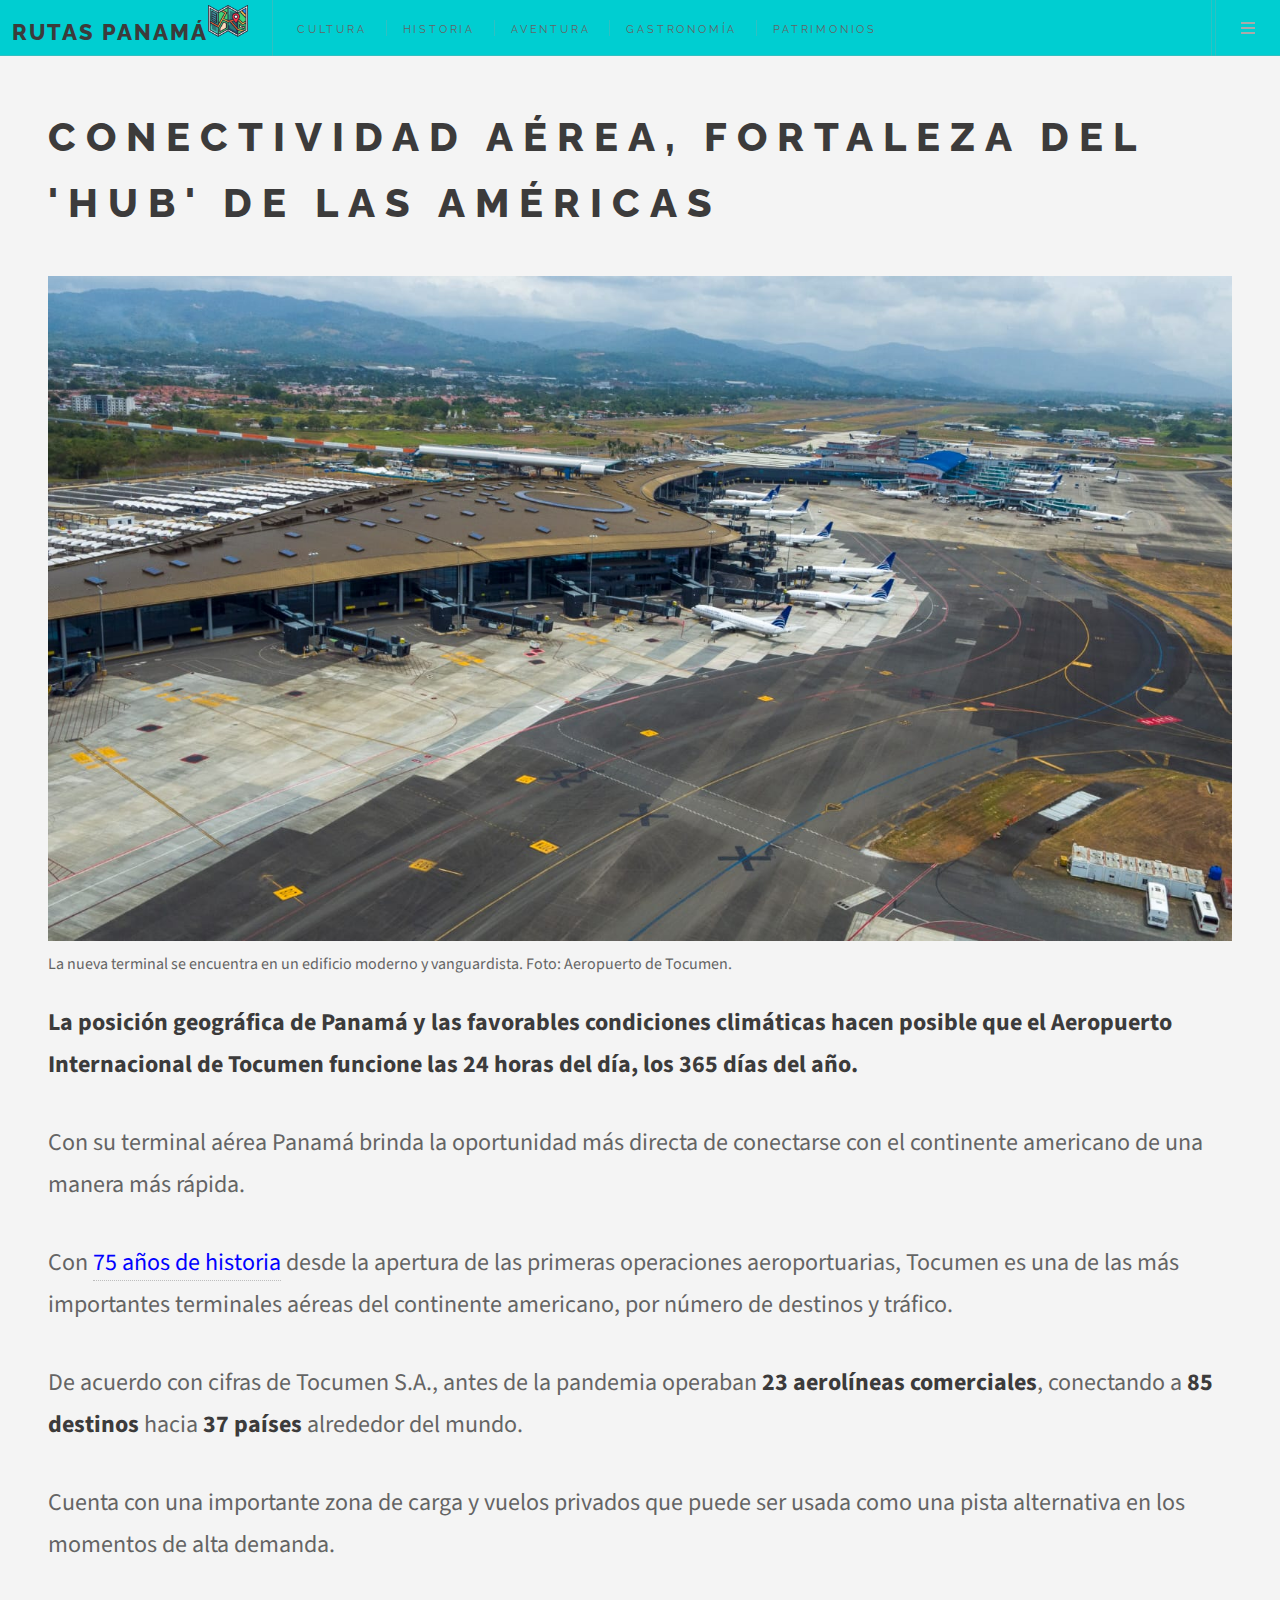
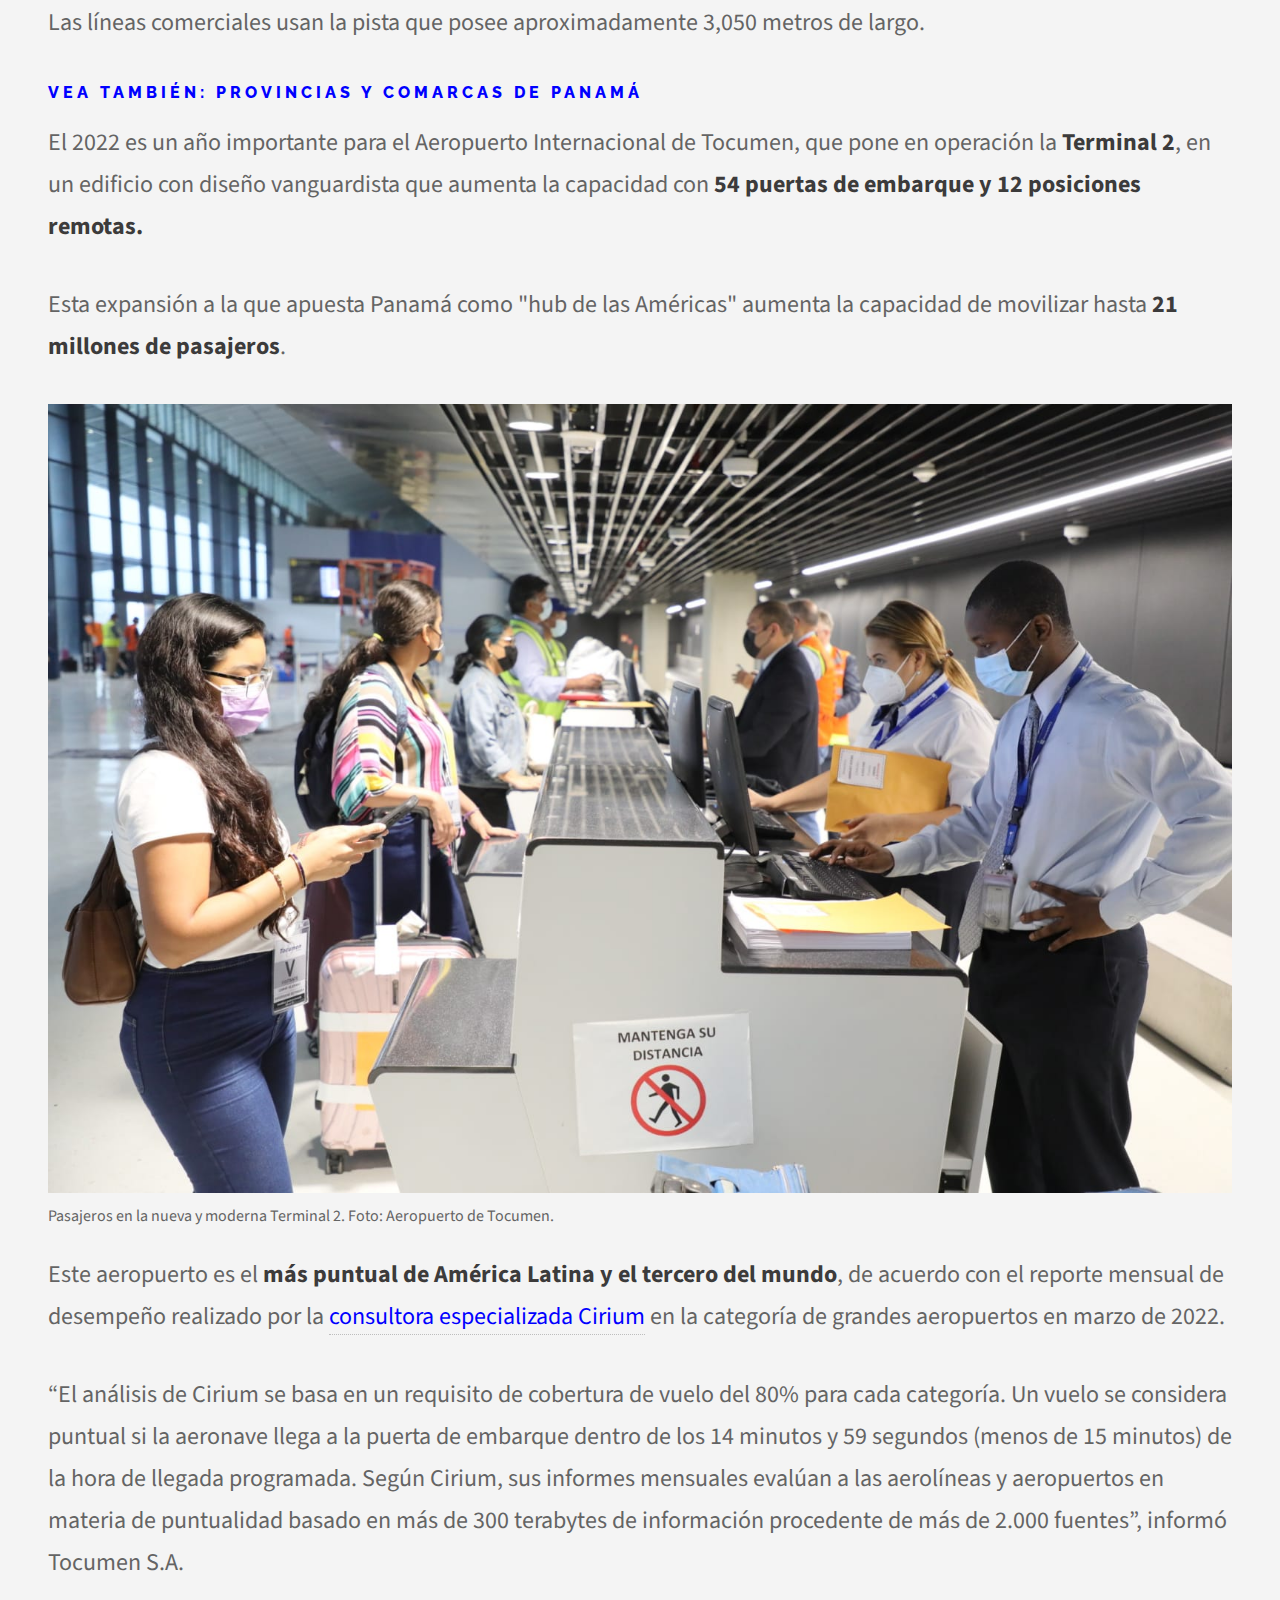
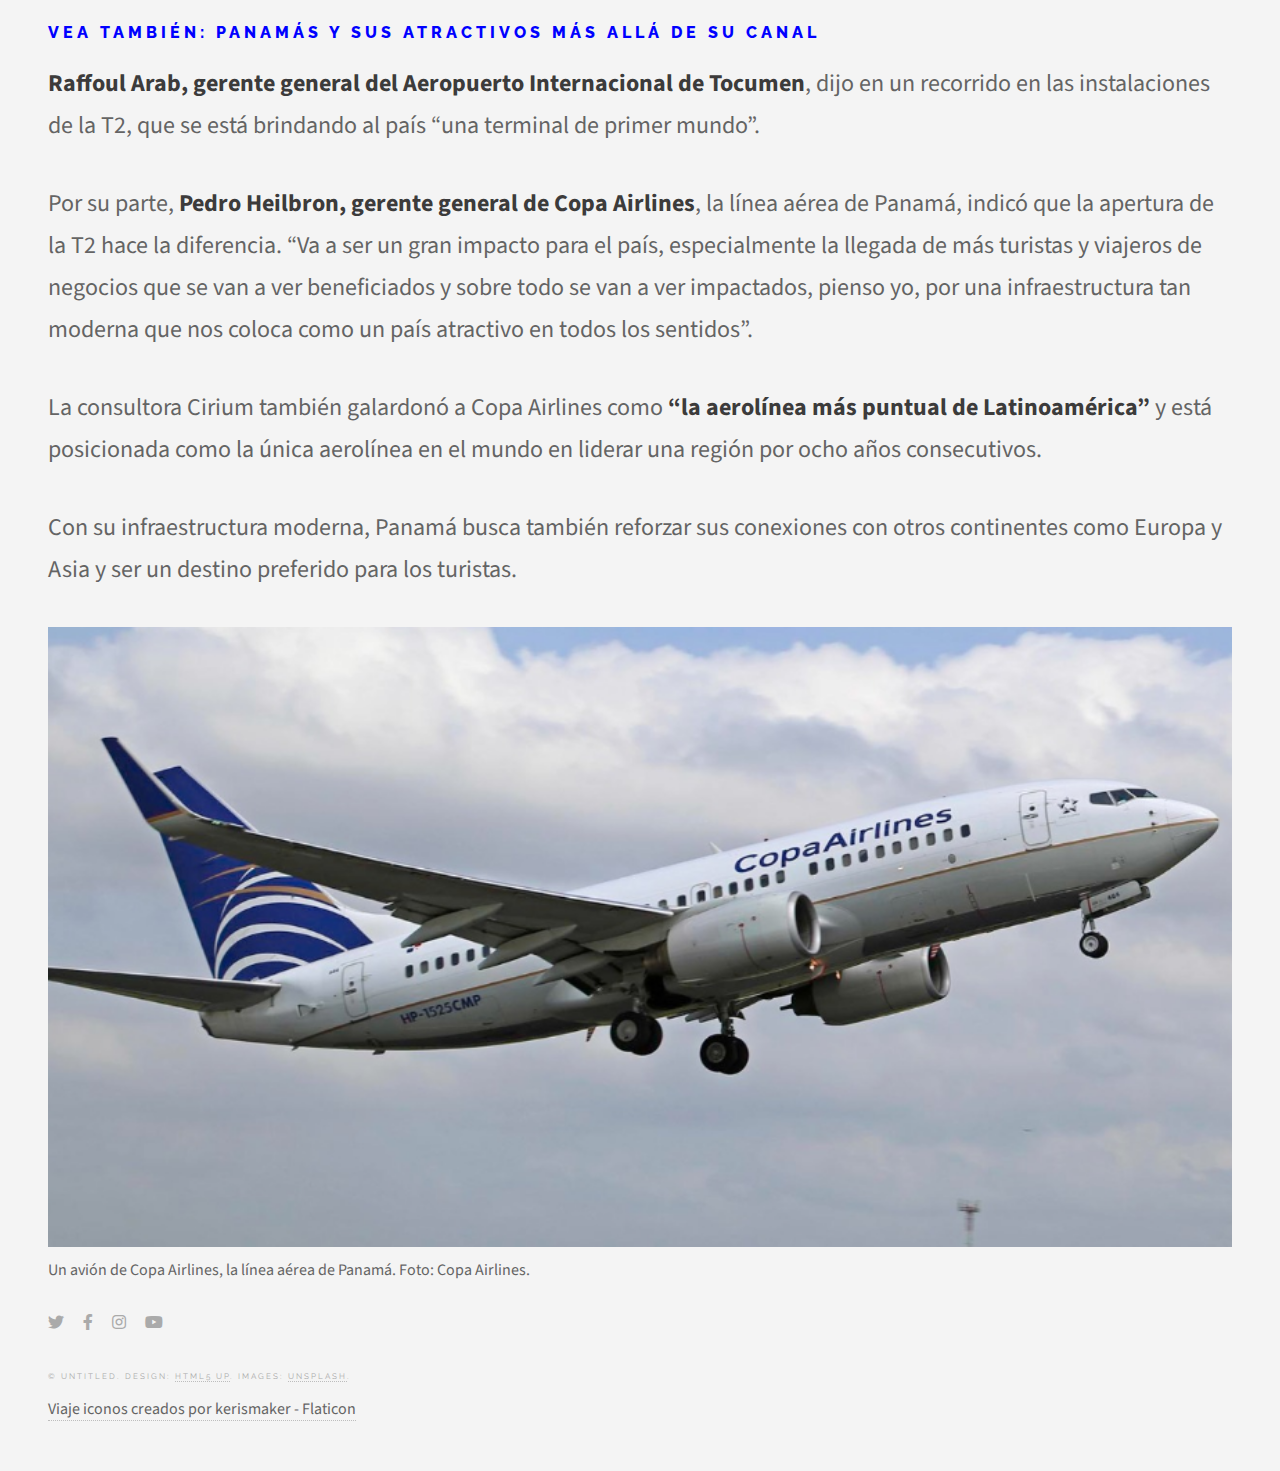
<file: conectividad-aerea-hub-americas-panama.html>
<!DOCTYPE HTML>
<!--
	Future Imperfect by HTML5 UP
	html5up.net | @ajlkn
	Free for personal and commercial use under the CCA 3.0 license (html5up.net/license)
-->
<html>
	<head>
		<title>Rutas Panamá</title>
		<meta charset="utf-8" />
		<meta name="viewport" content="width=device-width, initial-scale=1, user-scalable=no" />
         <meta name="description" content="Conozca la riqueza cultural, histórica, gastronómica y natural de Panamá">
        <meta name="keywords" content="Panamá, cultura, gastronomía, historia, naturaleza, turismo, aventura, turismo panamá">
        <meta name="language" content="es_ES" />
        <meta property="og:site_name" content="Rutas Panamá" />
		<link rel="stylesheet" href="assets/css/main.css" />
	</head>
	<body class="is-preload">

		<!-- Wrapper -->
			<div id="wrapper">

				<!-- Header -->
					<header id="header">
						<h1><a href="index.html">Rutas Panamá<img src="logos/mapa.svg" widht="40px" height="40px"></a></h1>
						<nav class="links">
							<ul>
                                
                                
                                
								<li><a href="rutas-panama-cultura.html">CULTURA</a></li>
								<li><a href="rutas-panama-historia.html">HISTORIA</a></li>
								<li><a href="rutas-panama-aventura.html">AVENTURA</a></li>
								<li><a href="rutas-panama-gastronomia.html">GASTRONOMÍA</a></li>
								<li><a href="rutas-panama-patrimonios.html">PATRIMONIOS</a></li>
							</ul>
						</nav>
						<nav class="main">
							<ul>
								<li class="search">
									
									<form id="search" method="get" action="#">
										<input type="text" name="query" placeholder="Buscar" />
									</form>
								</li>
								<li class="menu">
									<a class="fa-bars" href="#menu">Menu</a>
								</li>
							</ul>
						</nav>
					</header>
                
                	<!-- Menu -->
					<section id="menu">

				

						<!-- Links -->
							<section>
								<ul class="links">
									<li>
										<a href="rutas-panama-cultura.html">
											<h3>CULTURA</h3>
											
										</a>
									</li>
									<li>
										<a href="rutas-panama-historia.html">
											<h3>HISTORIA</h3>
											
										</a>
									</li>
									<li>
										<a href="rutas-panama-aventura.html">
											<h3>AVENTURA</h3>
											
										</a>
									</li>
									<li>
										<a href="rutas-panama-gastronomia.html">
											<h3>GASTRONOMÍA</h3>
											
										</a>
									</li>
                                    <li>
										<a href="rutas-panama-patrimonios.html">
											<h3>PATRIMONIOS</h3>
											
										</a>
									</li>
								</ul>
				<ul>
								</ul>
							</section>

					</section>


				<!-- Main -->
						

						

        <div id="main">

            <div id="post">
                     <h3>Conectividad aérea, fortaleza del 'hub' de las Américas</h3>
                
                  <div class="img-notas">
            <img src="fotos/terminalnueva.jpeg" width="100%" alt= "terminal aeropuerto"> 
                      <figcaption>La nueva terminal se encuentra en un edificio moderno y vanguardista. Foto: Aeropuerto de Tocumen.</figcaption></div>
     
     

            </div>

            <div id="post">


                  <p><b>La posición geográfica de Panamá y las favorables condiciones climáticas hacen posible que el Aeropuerto Internacional de Tocumen funcione las 24 horas del día, los 365 días del año.</b></p>
                
                                <p>Con su terminal aérea Panamá brinda la oportunidad más directa de conectarse con el continente americano de una manera más rápida.</p>
                
                <p>Con <a style="color:blue;"href="http://www.tocumenpanama.aero/index.php/nosotros/historia">75 años de historia</a> desde la apertura de las primeras operaciones aeroportuarias, Tocumen es una de las más importantes terminales aéreas del continente americano, por número de destinos y tráfico.</p>
                
                
                
             <p>De acuerdo con cifras de Tocumen S.A., antes de la pandemia operaban <b>23 aerolíneas comerciales</b>, conectando a <b>85 destinos</b> hacia <b>37 países</b> alrededor del mundo.</p>
                
                <p>Cuenta con una importante zona de carga y vuelos privados que puede ser usada como una pista alternativa en los momentos de alta demanda.</p>
                
                
                
            <p>Las líneas comerciales usan la pista que posee aproximadamente 3,050 metros de largo.</p>
                
                 <h4><a style="color:blue;" href="provincias-y-comarcas-de-panama.html">Vea también: Provincias y Comarcas de Panamá</a> </h4>
                
                <p>El 2022 es un año importante para el Aeropuerto Internacional de Tocumen, que pone en operación la <b>Terminal 2</b>, en un edificio con diseño vanguardista que aumenta la capacidad con <b>54 puertas de embarque y 12 posiciones remotas. </b></p>
                
                <p>Esta expansión a la que apuesta Panamá como "hub de las Américas" aumenta la capacidad de movilizar hasta <b>21 millones de pasajeros</b>.</p>
                
                <div class="img-notas">
                
               <img src="fotos/pasajerostocumen.jpeg" width="100%" alt= "pasajeros en el aeropuerto"> 
                    <figcaption>Pasajeros en la nueva y moderna Terminal 2. Foto: Aeropuerto de Tocumen.</figcaption> </div>    
                
                <p>Este aeropuerto es el <b>más puntual de América Latina y el tercero del mundo</b>, de acuerdo con el reporte mensual de desempeño realizado por la <a style="color:blue;"href="https://www.cirium.com/studios/on-time-performance/">consultora especializada Cirium</a> en la categoría de grandes aeropuertos en marzo de 2022.</p>
                
                <div class="flourish-embed flourish-chart" data-src="visualisation/10210735"><script src="https://public.flourish.studio/resources/embed.js"></script></div>
               
                <p>“El análisis de Cirium se basa en un requisito de cobertura de vuelo del 80% para cada categoría. Un vuelo se considera puntual si la aeronave llega a la puerta de embarque dentro de los 14 minutos y 59 segundos (menos de 15 minutos) de la hora de llegada programada. Según Cirium, sus informes mensuales evalúan a las aerolíneas y aeropuertos en materia de puntualidad basado en más de 300 terabytes de información procedente de más de 2.000 fuentes”, informó Tocumen S.A.</p>
                
                <h4><a style="color:blue;" href="panama-atractivos-mas-alla-canal.html">Vea también: Panamás y sus atractivos más allá de su Canal </a> </h4>
                
                <p><b>Raffoul Arab, gerente general del Aeropuerto Internacional de Tocumen</b>, dijo en un recorrido en las instalaciones de la T2, que se está brindando al país “una terminal de primer mundo”.</p>
                
                <p>Por su parte, <b>Pedro Heilbron, gerente general de Copa Airlines</b>, la línea aérea de Panamá, indicó que la apertura de la T2 hace la diferencia. “Va a ser un gran impacto para el país, especialmente la llegada de más turistas y viajeros de negocios que se van a ver beneficiados y sobre todo se van a ver impactados, pienso yo, por una infraestructura tan moderna que nos coloca como un país atractivo en todos los sentidos”.</p>
                
                <p>La consultora Cirium también galardonó a Copa Airlines como <b>“la aerolínea más puntual de Latinoamérica”</b> y está posicionada como la única aerolínea en el mundo en liderar una región por ocho años consecutivos.</p>
                
                <p>Con su infraestructura moderna, Panamá busca también reforzar sus conexiones con otros continentes como Europa y Asia y ser un destino preferido para los turistas.</p>
                <div class="img-notas">
                <img src="fotos/avioncopa.png" width="100%" alt= "avión de Copa Airlines"> 
                    <figcaption>Un avión de Copa Airlines, la línea aérea de Panamá. Foto: Copa Airlines.</figcaption></div>   
            

                
                
   
	<!-- Footer -->

							<section id="footer">
								<ul class="icons">
									<li><a href="https://twitter.com/PanamaRutas" class="icon brands fa-twitter" target="_blank" rel="noopener noreferrer"><span class="label">Twitter</span></a></li>
									<li><a href="https://www.facebook.com/Rutas-Panamá-112274141512993/" class="icon brands fa-facebook-f" target="_blank" rel="noopener noreferrer"><span class="label">Facebook</span></a></li>
									<li><a href="https://www.instagram.com/rutaspanama3/" class="icon brands fa-instagram" target="_blank" rel="noopener noreferrer"><span class="label" >Instagram</span></a></li>
									
                                    <li> <a href="https://www.youtube.com/channel/UCqc8lhRxhG6-PNZRrA8NxuA" i class="fab fa-youtube" target="_blank" rel="noopener noreferrer"><span class="label">YouTube</span></a></li>
								</ul>
								<p class="copyright">&copy; Untitled. Design: <a href="http://html5up.net">HTML5 UP</a>. Images: <a href="http://unsplash.com">Unsplash</a>.</p>
                                <a href="https://www.flaticon.es/iconos-gratis/viaje" title="viaje iconos" target="_blank" rel="noopener noreferrer">Viaje iconos creados por kerismaker - Flaticon</a>

                </section>


			</div>

		<!-- Scripts -->
			<script src="assets/js/jquery.min.js"></script>
			<script src="assets/js/browser.min.js"></script>
			<script src="assets/js/breakpoints.min.js"></script>
			<script src="assets/js/util.js"></script>
			<script src="assets/js/main.js"></script>


               

  
                </div></div>

 

 

</body>

 

</html>
</file>
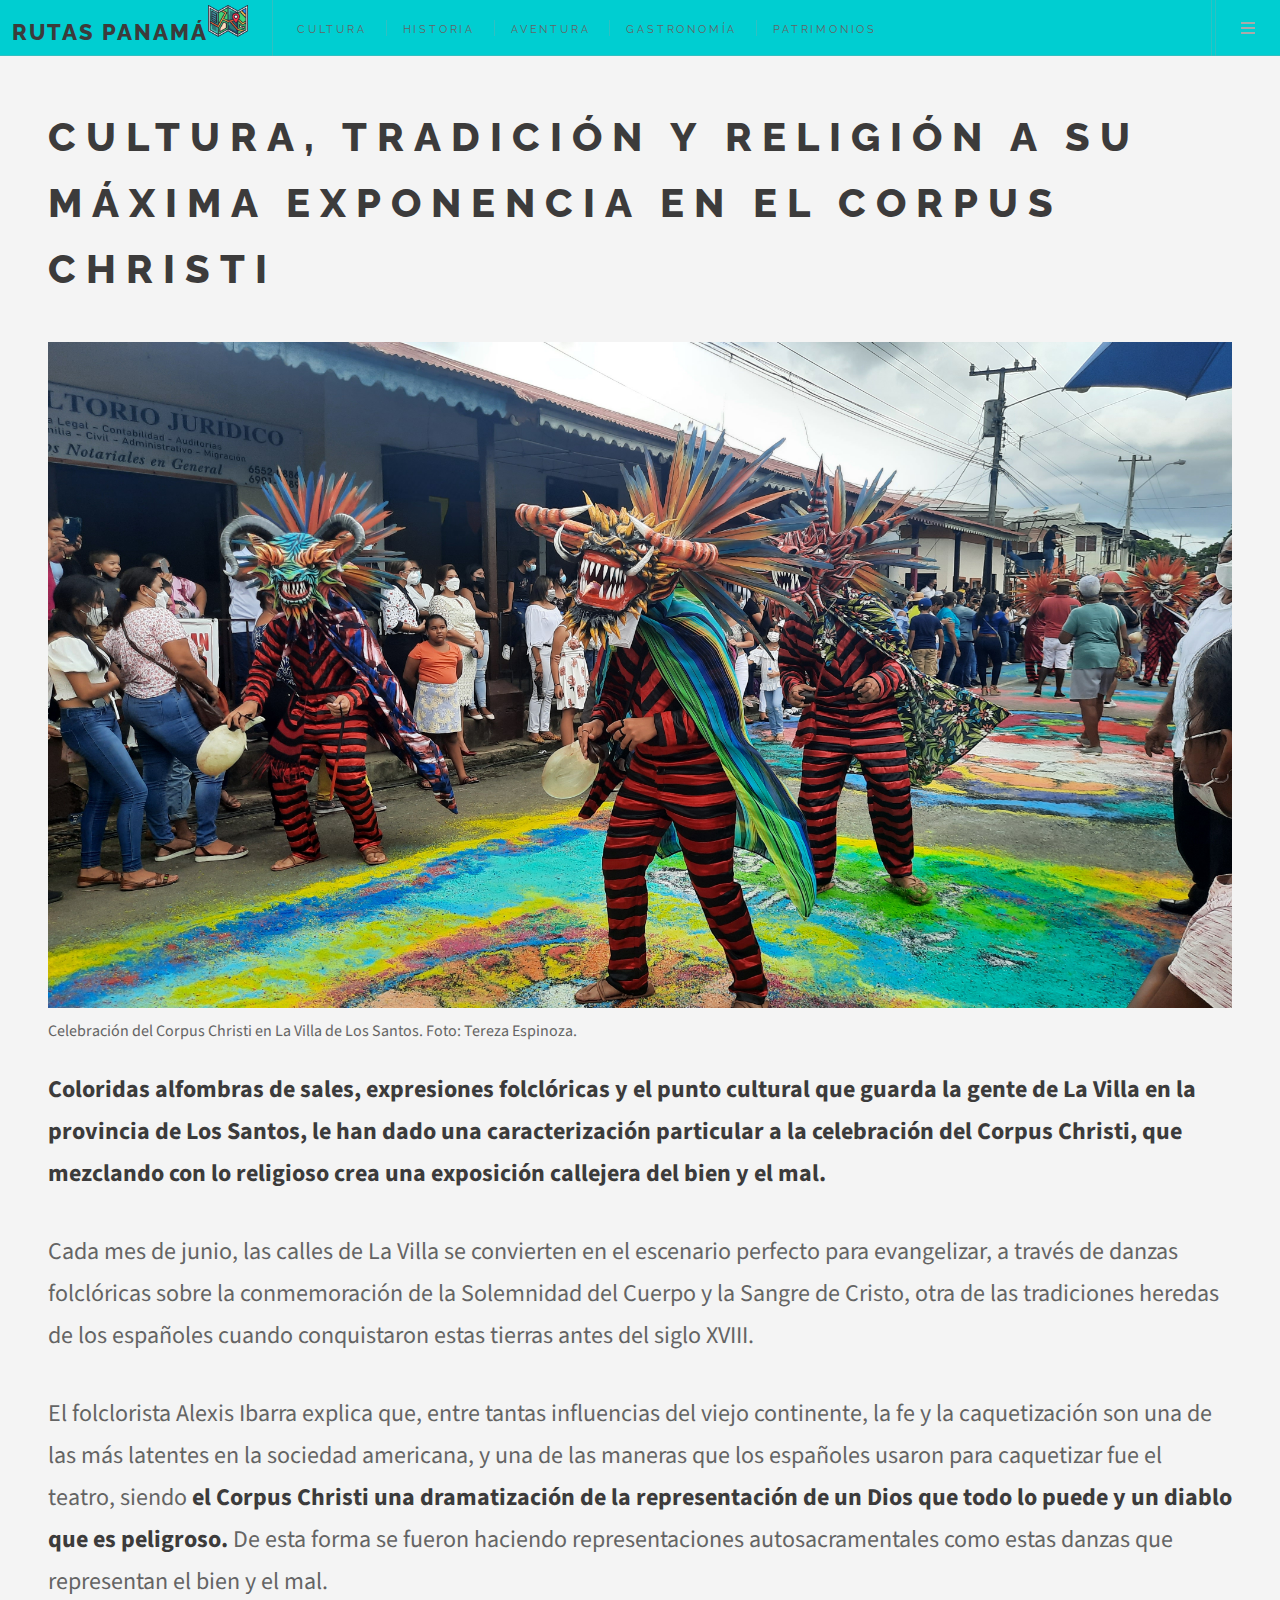
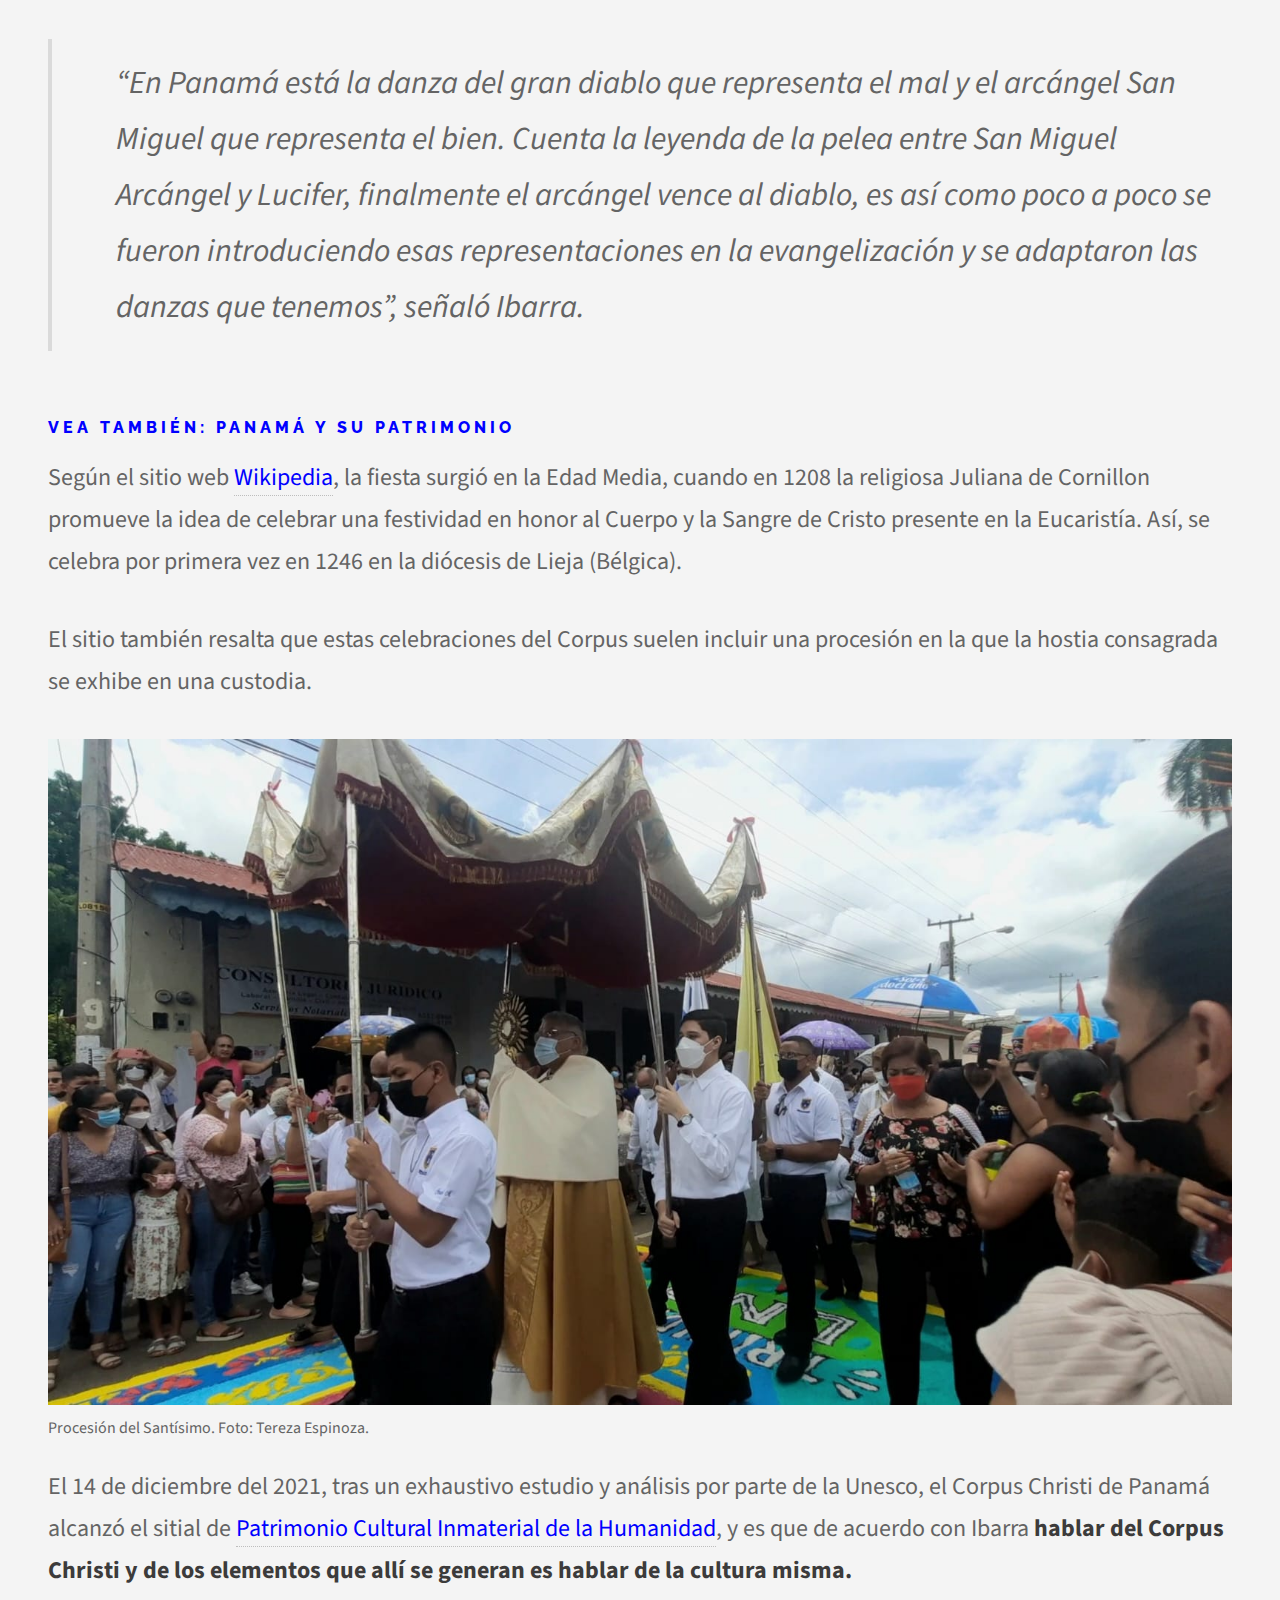
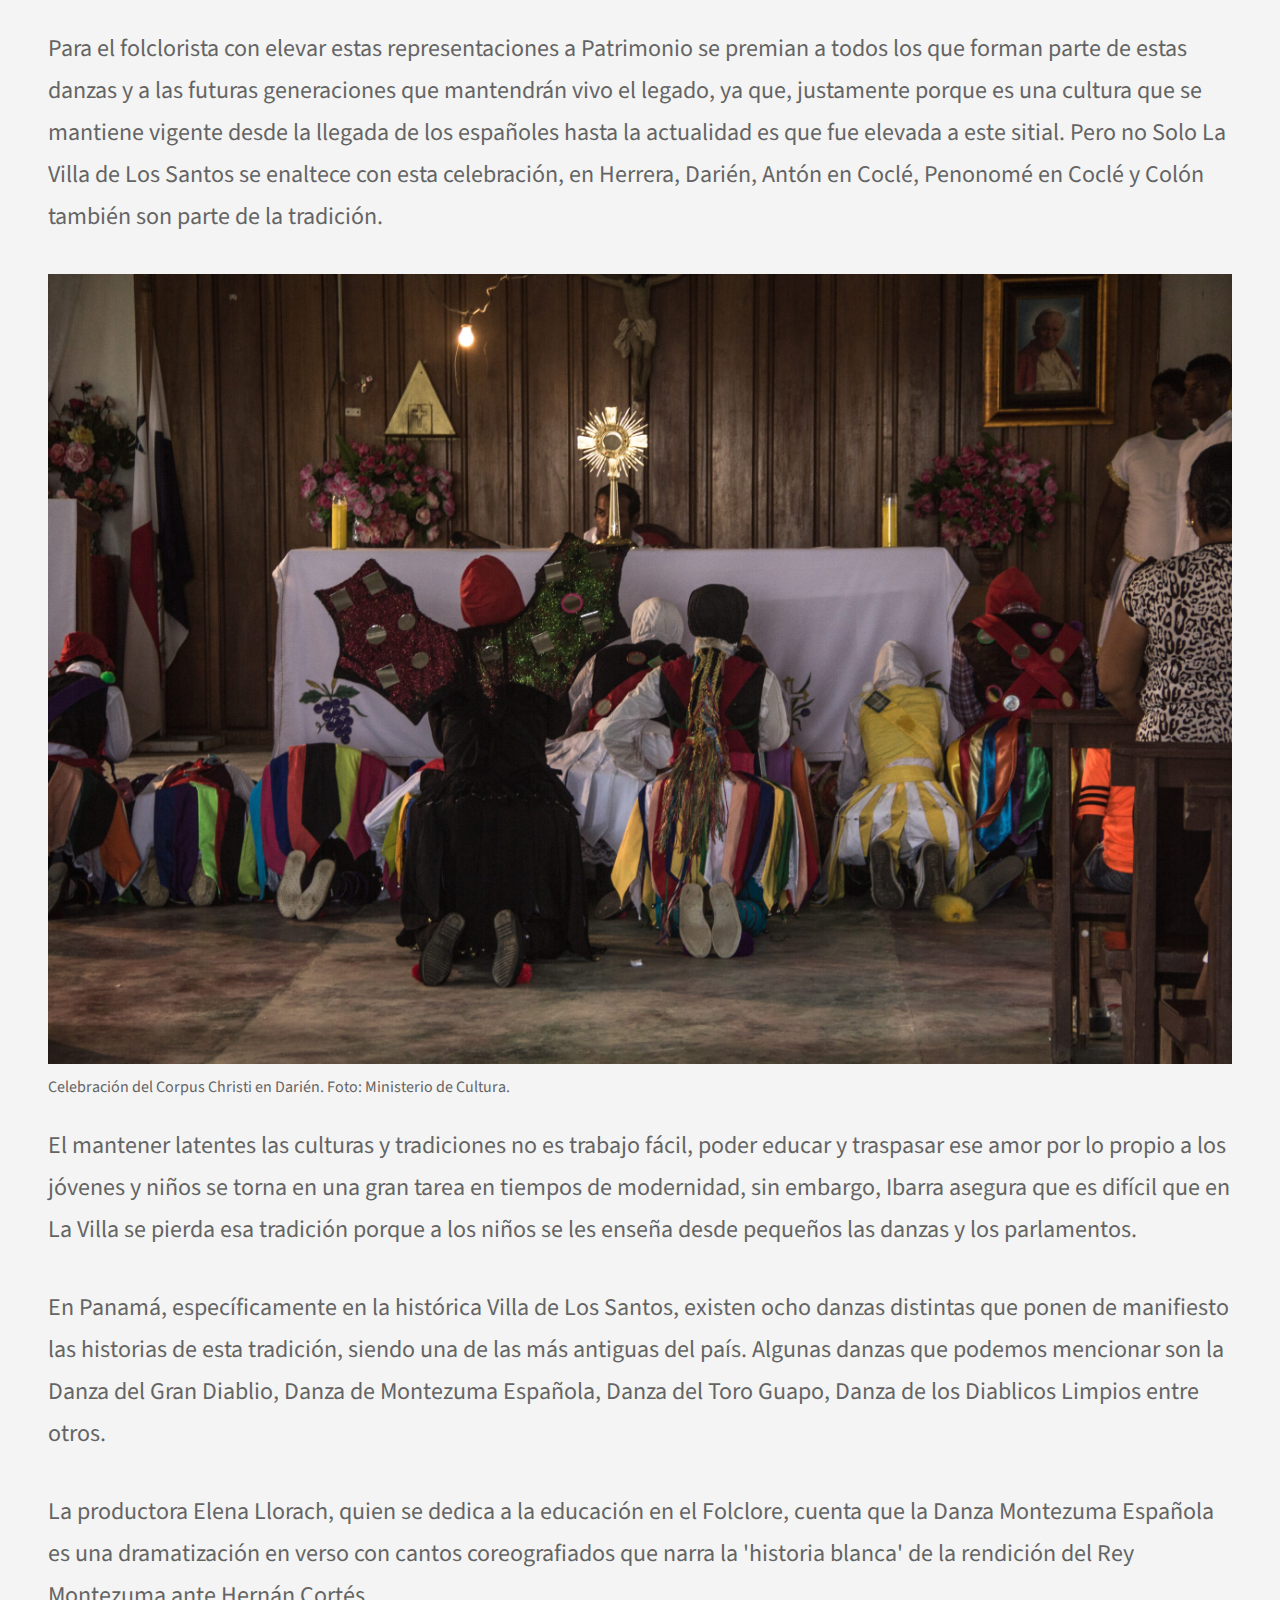
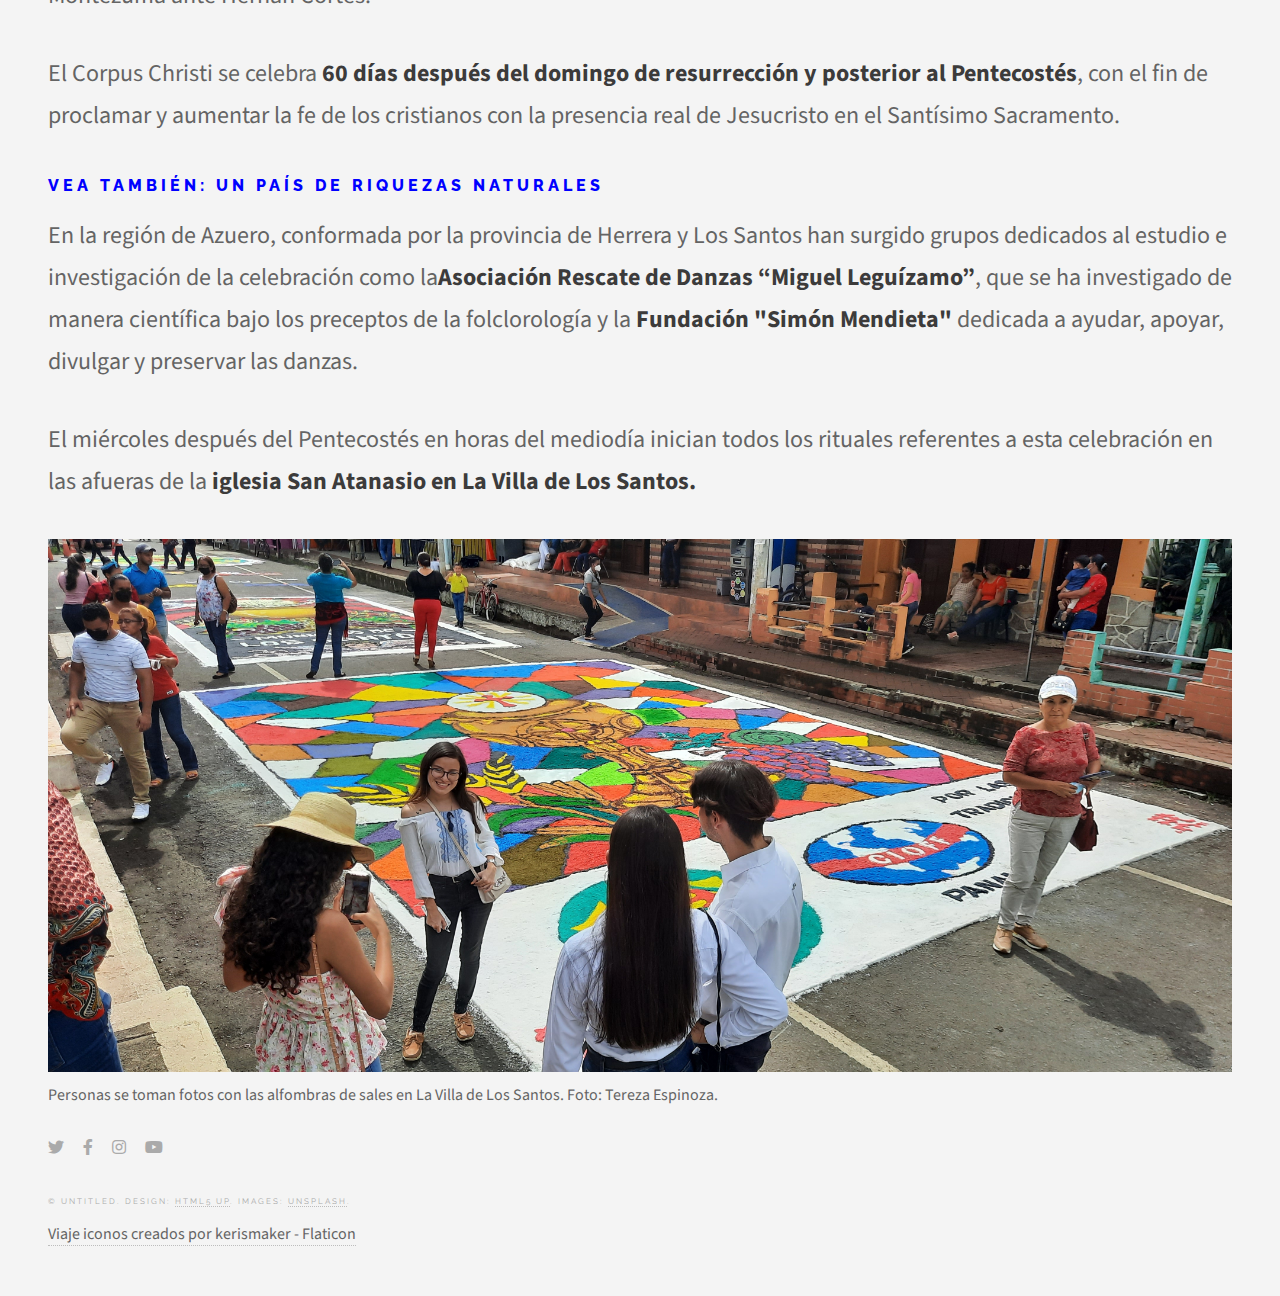
<file: cultura-tradicion-religion-en-el-corpus-christi.html>
<!DOCTYPE HTML>
<!--
	Future Imperfect by HTML5 UP
	html5up.net | @ajlkn
	Free for personal and commercial use under the CCA 3.0 license (html5up.net/license)
-->
<html>
	<head>
		<title>Rutas Panamá</title>
		<meta charset="utf-8" />
		<meta name="viewport" content="width=device-width, initial-scale=1, user-scalable=no" />
         <meta name="description" content="Conozca la riqueza cultural, histórica, gastronómica y natural de Panamá">
        <meta name="keywords" content="Panamá, cultura, gastronomía, historia, naturaleza, turismo, aventura, turismo panamá">
        <meta name="language" content="es_ES" />
        <meta property="og:site_name" content="Rutas Panamá" />
		<link rel="stylesheet" href="assets/css/main.css" />
	</head>
	<body class="is-preload">

		<!-- Wrapper -->
			<div id="wrapper">

				<!-- Header -->
					<header id="header">
						<h1><a href="index.html">Rutas Panamá<img src="logos/mapa.svg" widht="40px" height="40px"></a></h1>
						<nav class="links">
							<ul>
                                
                                
                                
								<li><a href="rutas-panama-cultura.html">CULTURA</a></li>
								<li><a href="rutas-panama-historia.html">HISTORIA</a></li>
								<li><a href="rutas-panama-aventura.html">AVENTURA</a></li>
								<li><a href="rutas-panama-gastronomia.html">GASTRONOMÍA</a></li>
								<li><a href="rutas-panama-patrimonios.html">PATRIMONIOS</a></li>
							</ul>
						</nav>
						<nav class="main">
							<ul>
								<li class="search">
									
									<form id="search" method="get" action="#">
										<input type="text" name="query" placeholder="Buscar" />
									</form>
								</li>
								<li class="menu">
									<a class="fa-bars" href="#menu">Menu</a>
								</li>
							</ul>
						</nav>
					</header>
                
                	<!-- Menu -->
					<section id="menu">

				

						<!-- Links -->
							<section>
								<ul class="links">
									<li>
										<a href="rutas-panama-cultura.html">
											<h3>CULTURA</h3>
											
										</a>
									</li>
									<li>
										<a href="rutas-panama-historia.html">
											<h3>HISTORIA</h3>
											
										</a>
									</li>
									<li>
										<a href="rutas-panama-aventura.html">
											<h3>AVENTURA</h3>
											
										</a>
									</li>
									<li>
										<a href="rutas-panama-gastronomia.html">
											<h3>GASTRONOMÍA</h3>
											
										</a>
									</li>
                                    <li>
										<a href="rutas-panama-patrimonios.html">
											<h3>PATRIMONIOS</h3>
											
										</a>
									</li>
								</ul>
				<ul>
								</ul>
							</section>

					</section>

				<!-- Main -->
						

						

        <div id="main">

            <div id="post">
                     <h3> Cultura, tradición y religión a su máxima exponencia en el Corpus Christi</h3>
                
               <div class="img-notas">
            <img src="fotos/corpuslavilladiablo.jpg" width="100%" alt= "Danza del Gran Diablo en La Villa de Los Santos"> 
                   <figcaption>Celebración del Corpus Christi en La Villa de Los Santos. Foto: Tereza Espinoza.</figcaption> </div>
     

            </div>

            <div id="post">


                <p> <b>Coloridas alfombras de sales, expresiones folclóricas y el punto cultural que guarda la gente de La Villa en la provincia de Los Santos, le han dado una caracterización particular a la celebración del Corpus Christi, que mezclando con lo religioso crea una exposición callejera del bien y el mal.</b></p>
                
                <p>Cada mes de junio, las calles de La Villa se convierten en el escenario perfecto para evangelizar, a través de danzas folclóricas sobre la conmemoración de la Solemnidad del Cuerpo y la Sangre de Cristo, otra de las tradiciones heredas de los españoles cuando conquistaron estas tierras antes del siglo XVIII.</p>
                
                <p>El folclorista Alexis Ibarra explica que, entre tantas influencias del viejo continente, la fe y la caquetización son una de las más latentes en la sociedad americana, y una de las maneras que los españoles usaron para caquetizar fue el teatro, siendo <b>el Corpus Christi una dramatización de la representación de un Dios que todo lo puede y un diablo que es peligroso.</b>  De esta forma se fueron haciendo representaciones autosacramentales como estas danzas que representan el bien y el mal. </p>
                
             <blockquote>“En Panamá está la danza del gran diablo que representa el mal y el arcángel San Miguel que representa el bien. Cuenta la leyenda de la pelea entre San Miguel Arcángel y Lucifer, finalmente el arcángel vence al diablo, es así como poco a poco se fueron introduciendo esas representaciones en la evangelización y se adaptaron las danzas que tenemos”, señaló Ibarra.</blockquote>
                
                <h4><a style="color:blue;" href="panama-y-su-patrimonio.html">Vea también: Panamá y su patrimonio</a> </h4>
                
                <p>Según el sitio web <a style="color:blue;"href="https://es.wikipedia.org/wiki/Corpus_Christi"> Wikipedia</a>, la fiesta surgió en la Edad Media, cuando en 1208 la religiosa Juliana de Cornillon promueve la idea de celebrar una festividad en honor al Cuerpo y la Sangre de Cristo presente en la Eucaristía. Así, se celebra por primera vez en 1246 en la diócesis de Lieja (Bélgica).</p>
                
                <p> El sitio también resalta que estas celebraciones del Corpus suelen incluir una procesión en la que la hostia consagrada se exhibe en una custodia.</p>
                
                 
                 <div class="img-notas">
                <img src="fotos/hostia.jpeg" width="100%" alt= "Procesión del Santísimo en La Villa de Los Santos"> 
                     <figcaption>Procesión del Santísimo. Foto: Tereza Espinoza.</figcaption> </div>
     
                
                <p>El 14 de diciembre del 2021, tras un exhaustivo estudio y análisis por parte de la Unesco, el Corpus Christi de Panamá alcanzó el sitial de <a style="color:blue;"href="https://micultura.gob.pa/unesco-incluye-las-danzas-y-expresiones-del-corpus-christi-en-la-lista-representativa-del-patrimonio-inmaterial-de-la-humanidad/">Patrimonio Cultural Inmaterial de la Humanidad</a>, y es que de acuerdo con Ibarra <b>hablar del Corpus Christi y de los elementos que allí se generan es hablar de la cultura misma.</b></p>
                    
                <p>Para el folclorista con elevar estas representaciones a Patrimonio se premian a todos los que forman parte de estas danzas y a las futuras generaciones que mantendrán vivo el legado, ya que, justamente porque es una cultura que se mantiene vigente desde la llegada de los españoles hasta la actualidad es que fue elevada a este sitial. Pero no Solo La Villa de Los Santos se enaltece con esta celebración, en Herrera, Darién, Antón en Coclé, Penonomé en Coclé y Colón también son parte de la tradición.</p>
                
                <div class="img-notas">
                <img src="fotos/darien.jpg" width="100%" alt= "Celebración del Corpus Christi en Darién"> 
                    <figcaption> Celebración del Corpus Christi en Darién. Foto: Ministerio de Cultura.</figcaption> </div>
                
                              
                <p>El mantener latentes las culturas y tradiciones no es trabajo fácil, poder educar y traspasar ese amor por lo propio a los jóvenes y niños se torna en una gran tarea en tiempos de modernidad, sin embargo, Ibarra asegura que es difícil que en La Villa se pierda esa tradición porque a los niños se les enseña desde pequeños las danzas y los parlamentos. </p>
                
                <p>En Panamá, específicamente en la histórica Villa de Los Santos, existen ocho danzas distintas que ponen de manifiesto las historias de esta tradición, siendo una de las más antiguas del país. Algunas danzas que podemos mencionar son la Danza del Gran Diablio, Danza de Montezuma Española, Danza del Toro Guapo, Danza de los Diablicos Limpios entre otros. </p>
                
                <p>La productora Elena Llorach, quien se dedica a la educación en el Folclore, cuenta que la Danza Montezuma Española es una dramatización en verso con cantos coreografiados que narra la 'historia blanca' de la rendición del Rey Montezuma ante Hernán Cortés.</p>
                
                
                <p>El Corpus Christi se celebra <b>60 días después del domingo de resurrección y posterior al Pentecostés</b>, con el fin de proclamar y aumentar la fe de los cristianos con la presencia real de Jesucristo en el Santísimo Sacramento.</p>
                
                <h4><a style="color:blue;" href="un-pais-de-riquezas-naturales.html">Vea también: Un país de riquezas naturales</a> </h4>
                
                <p>En la región de Azuero, conformada por la provincia de Herrera y Los Santos han surgido grupos dedicados al estudio e investigación de la celebración como la<b>Asociación Rescate de Danzas “Miguel Leguízamo”</b>, que se ha investigado de manera científica bajo los preceptos de la folclorología y la <b>Fundación "Simón Mendieta"</b> dedicada a ayudar, apoyar, divulgar y preservar las danzas.</p>
                
                <p>El miércoles después del Pentecostés en horas del mediodía inician todos los rituales referentes a esta celebración en las afueras de la <b>iglesia San Atanasio en La Villa de Los Santos.</b> </p>
                
                  <div class="img-notas">
                <img src="fotos/alfombra.jpg" width="100%" alt= "Alfombra de sales de colores adornan las calles en La Villa de Los Santos"> 
                      <figcaption>Personas se toman fotos con las alfombras de sales en La Villa de Los Santos. Foto: Tereza Espinoza.</figcaption> </div>
            
   
	<!-- Footer -->
														<section id="footer">
								<ul class="icons">
									<li><a href="https://twitter.com/PanamaRutas" class="icon brands fa-twitter" target="_blank" rel="noopener noreferrer"><span class="label">Twitter</span></a></li>
									<li><a href="https://www.facebook.com/Rutas-Panamá-112274141512993/" class="icon brands fa-facebook-f" target="_blank" rel="noopener noreferrer"><span class="label">Facebook</span></a></li>
									<li><a href="https://www.instagram.com/rutaspanama3/" class="icon brands fa-instagram" target="_blank" rel="noopener noreferrer"><span class="label" >Instagram</span></a></li>
									
                                    <li> <a href="https://www.youtube.com/channel/UCqc8lhRxhG6-PNZRrA8NxuA" i class="fab fa-youtube" target="_blank" rel="noopener noreferrer"><span class="label">YouTube</span></a></li>
								</ul>
								<p class="copyright">&copy; Untitled. Design: <a href="http://html5up.net">HTML5 UP</a>. Images: <a href="http://unsplash.com">Unsplash</a>.</p>
                                <a href="https://www.flaticon.es/iconos-gratis/viaje" title="viaje iconos" target="_blank" rel="noopener noreferrer">Viaje iconos creados por kerismaker - Flaticon</a>

                </section>


			</div>

		<!-- Scripts -->
			<script src="assets/js/jquery.min.js"></script>
			<script src="assets/js/browser.min.js"></script>
			<script src="assets/js/breakpoints.min.js"></script>
			<script src="assets/js/util.js"></script>
			<script src="assets/js/main.js"></script>


               

  
                </div>

        </div>

 

</body>

 

</html>
</file>
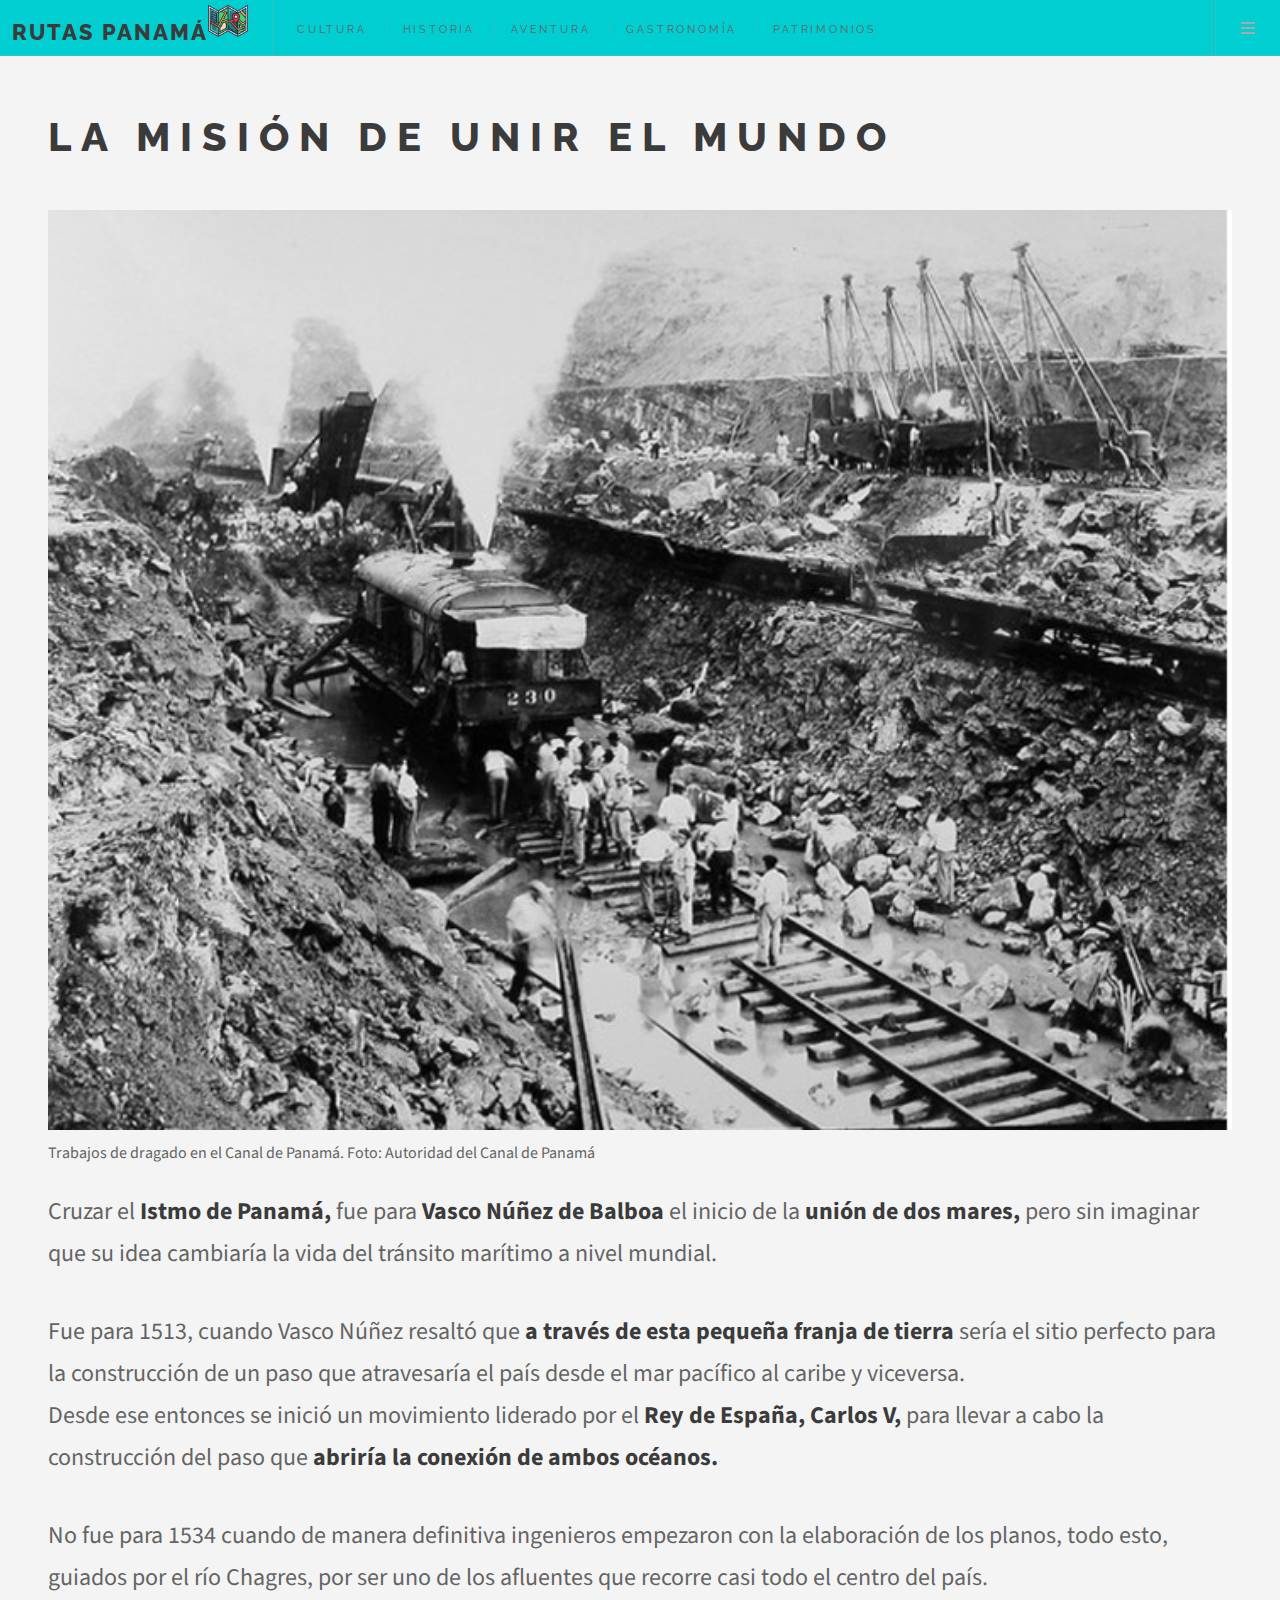
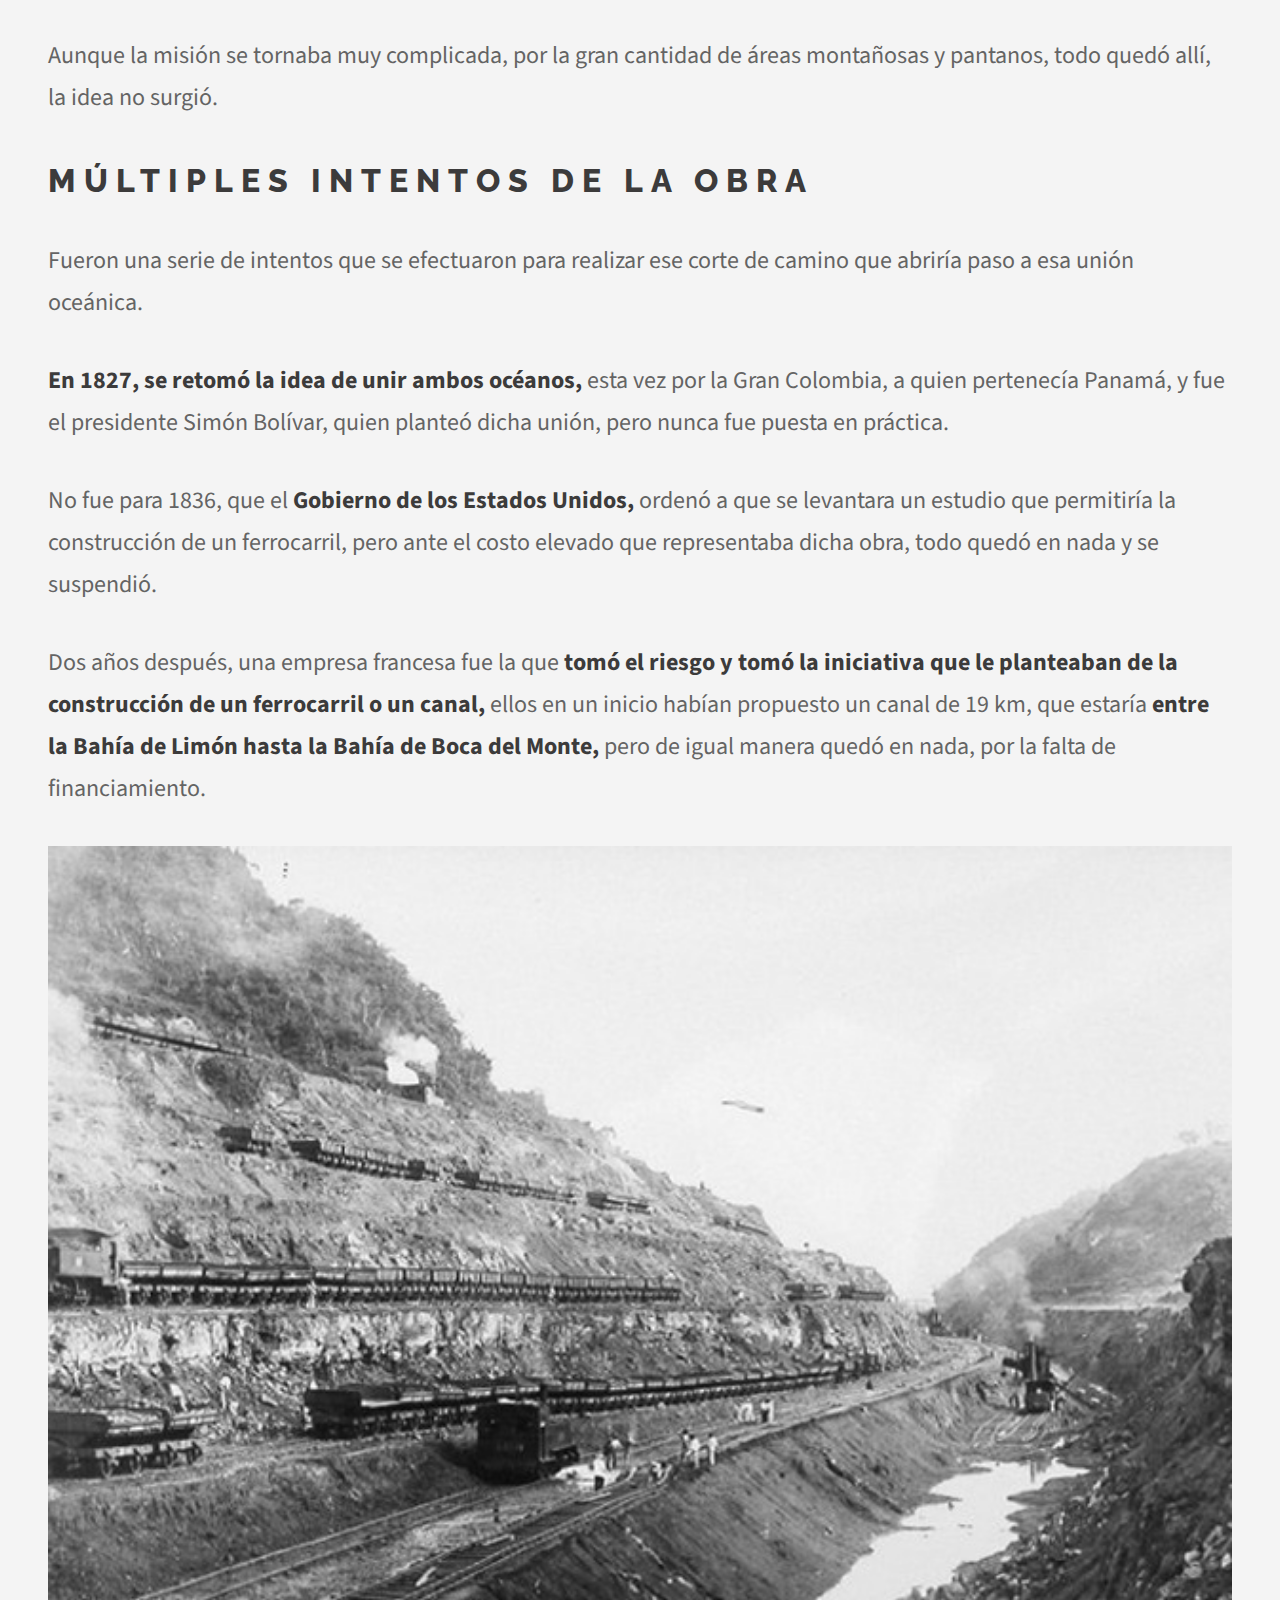
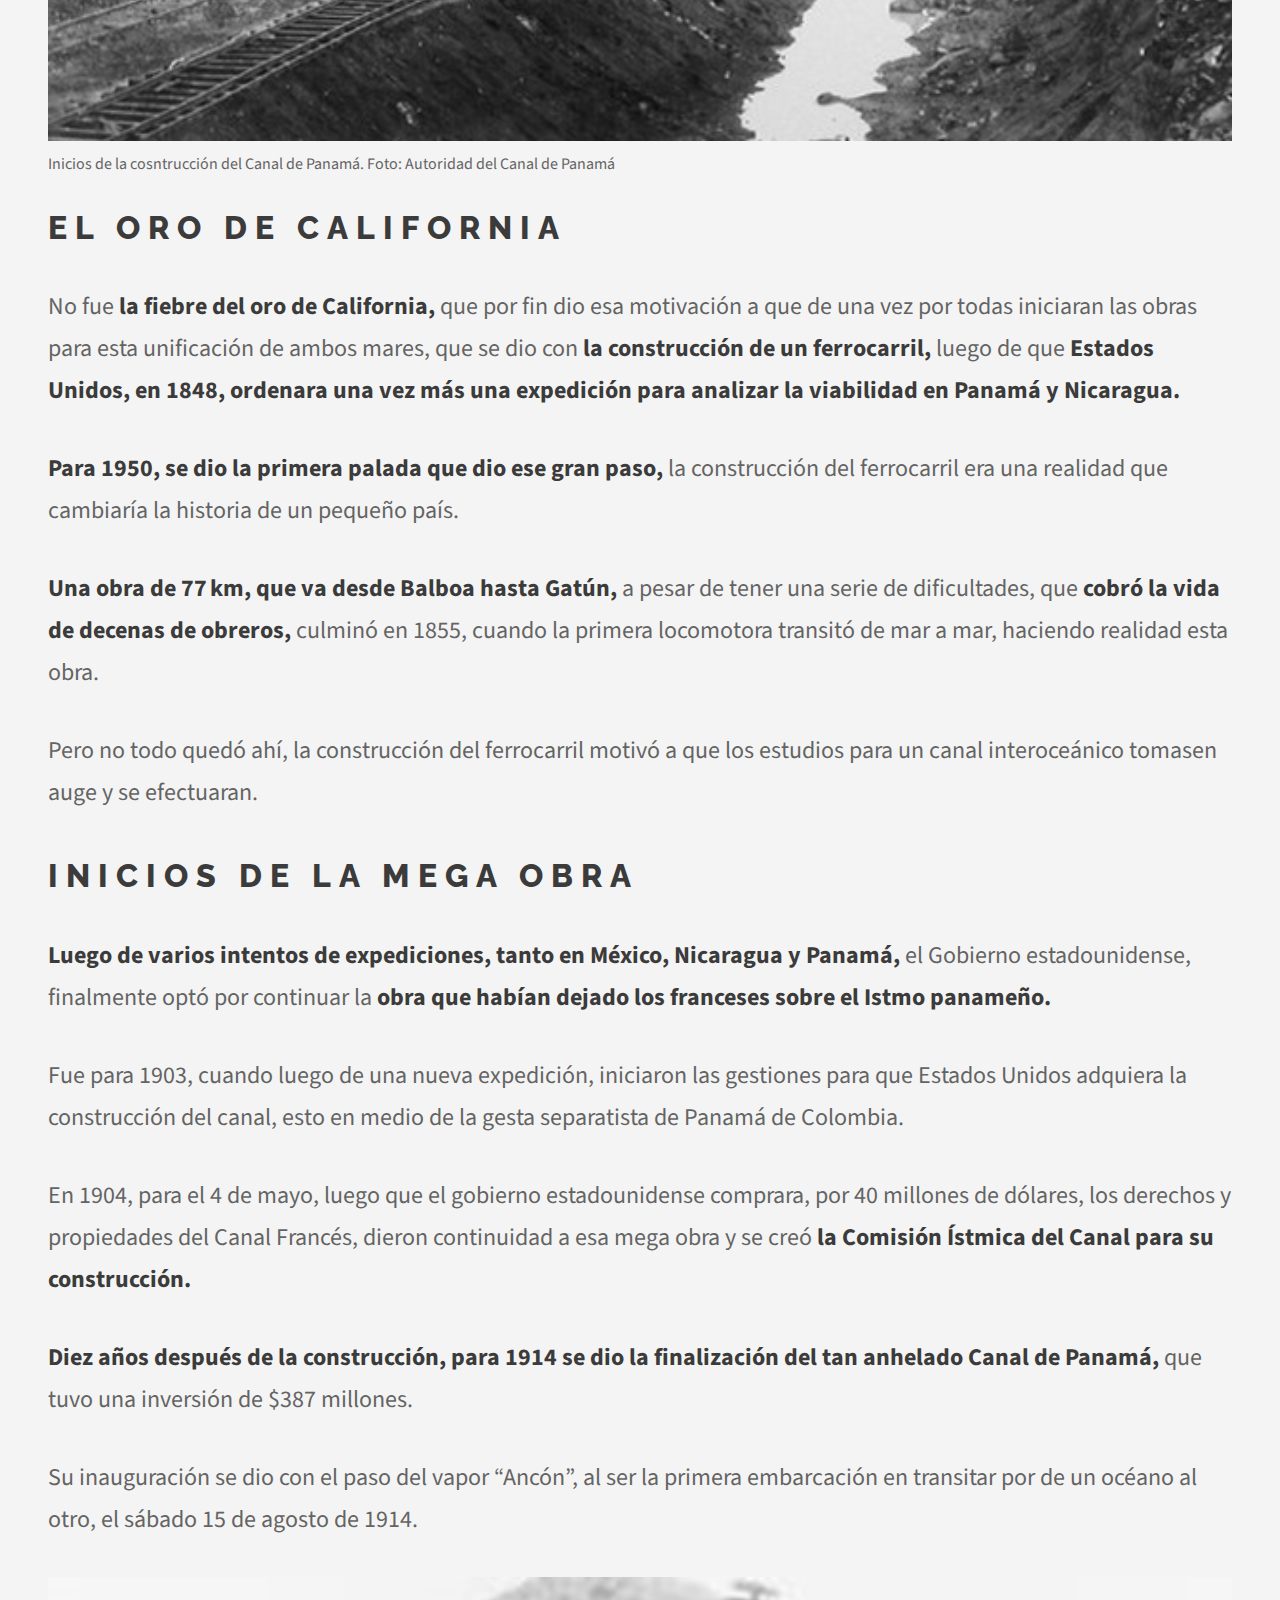
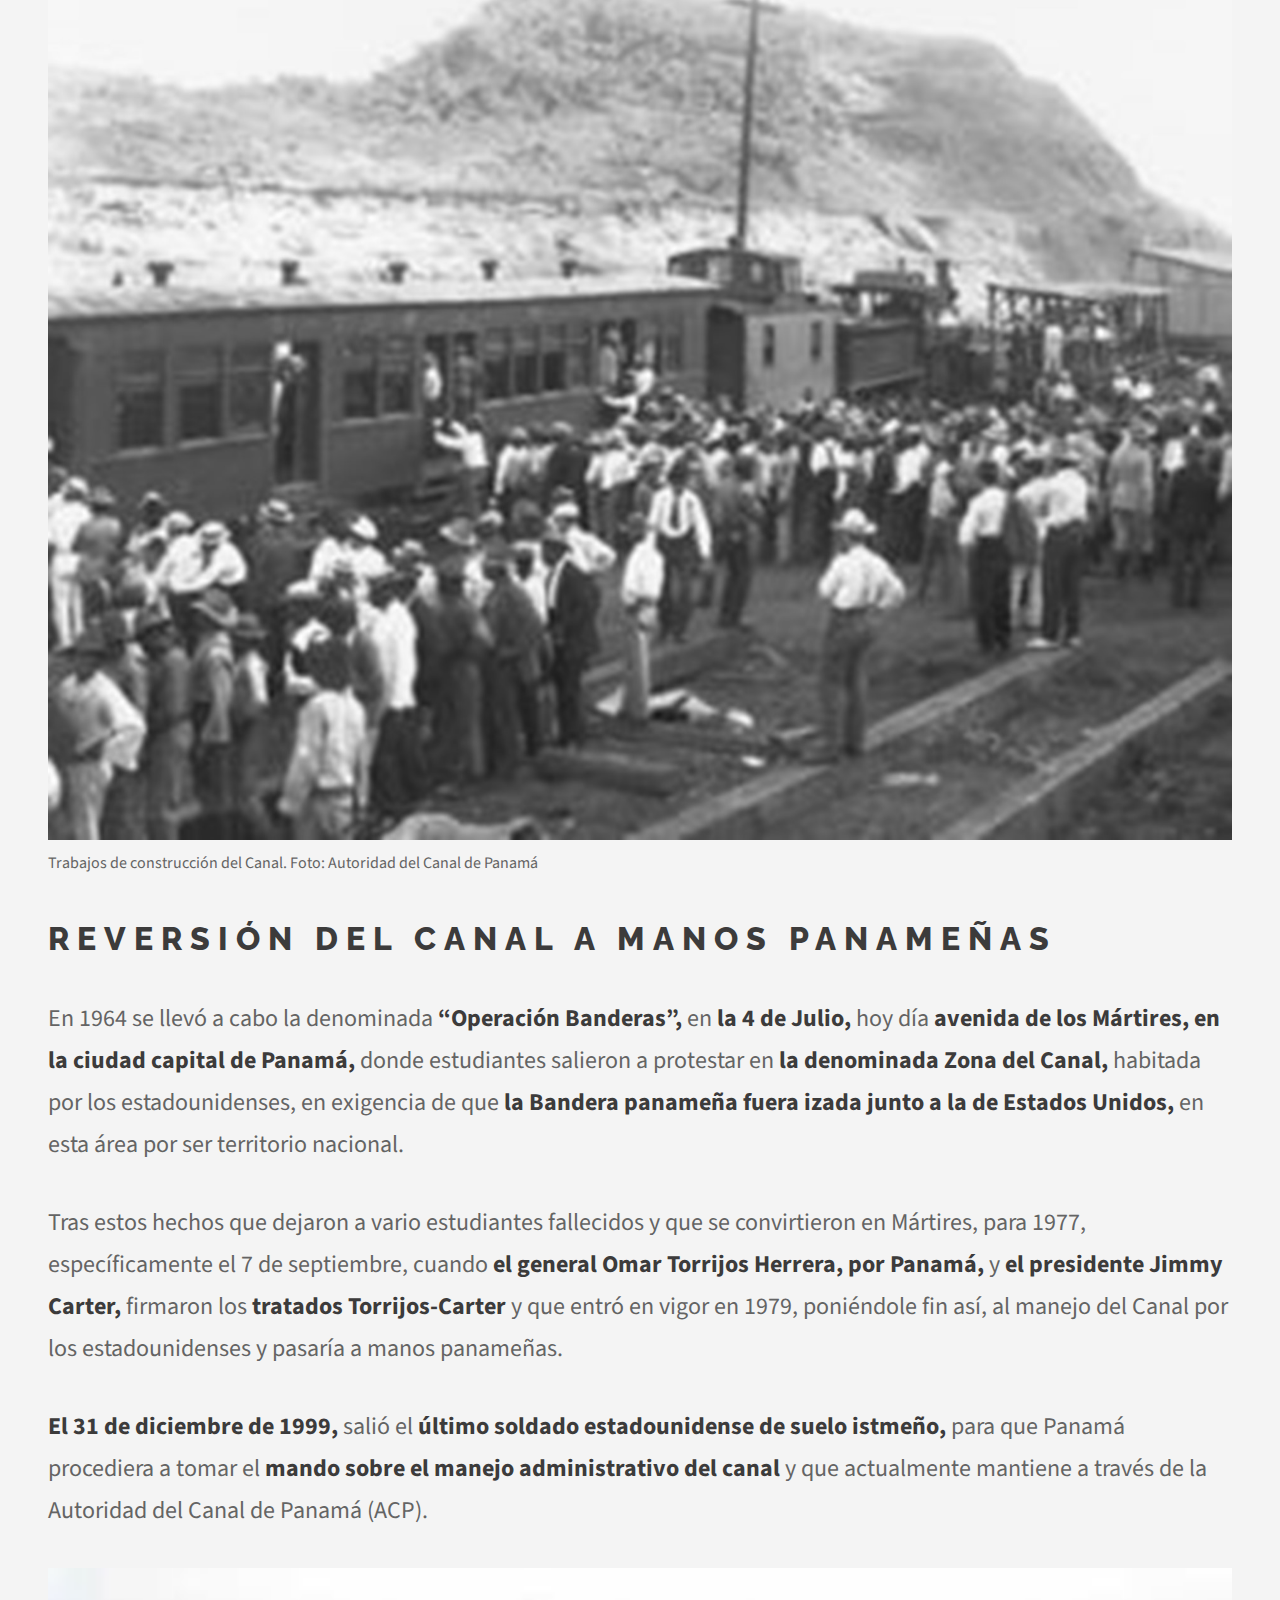
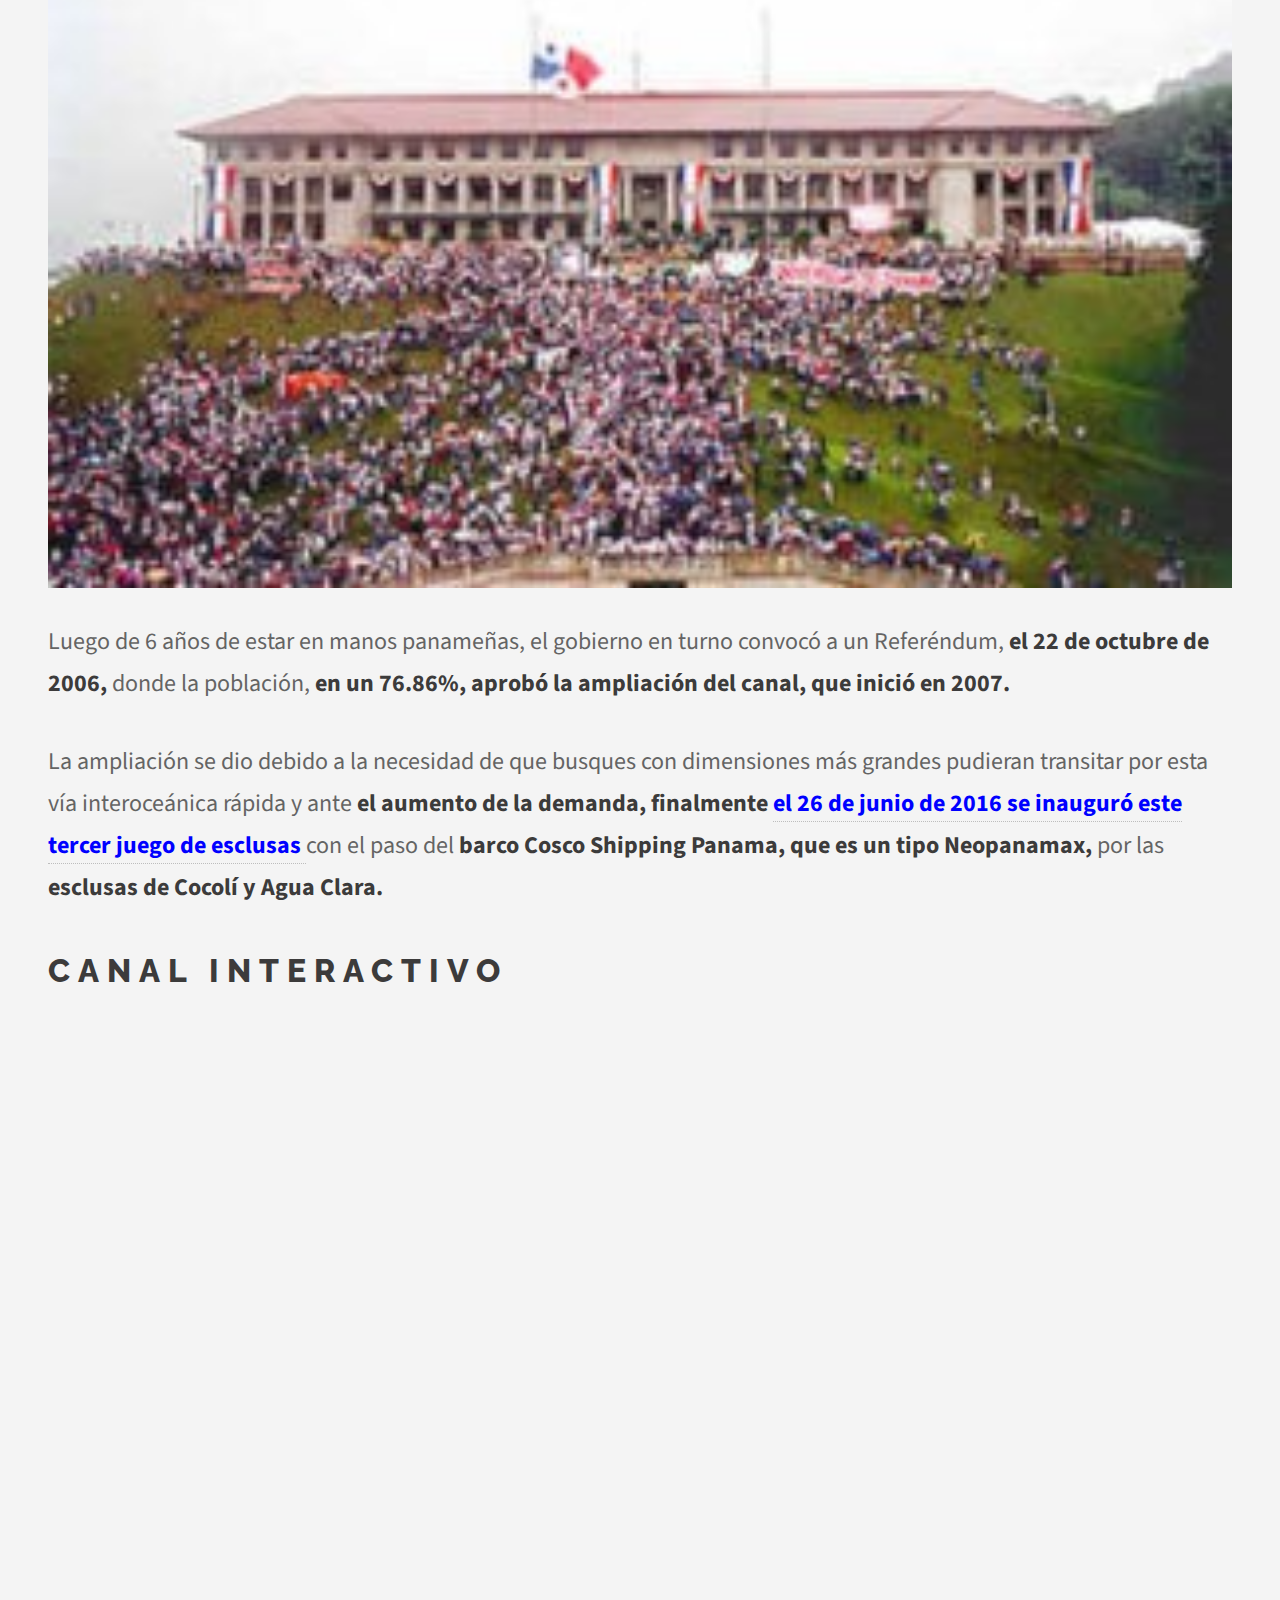
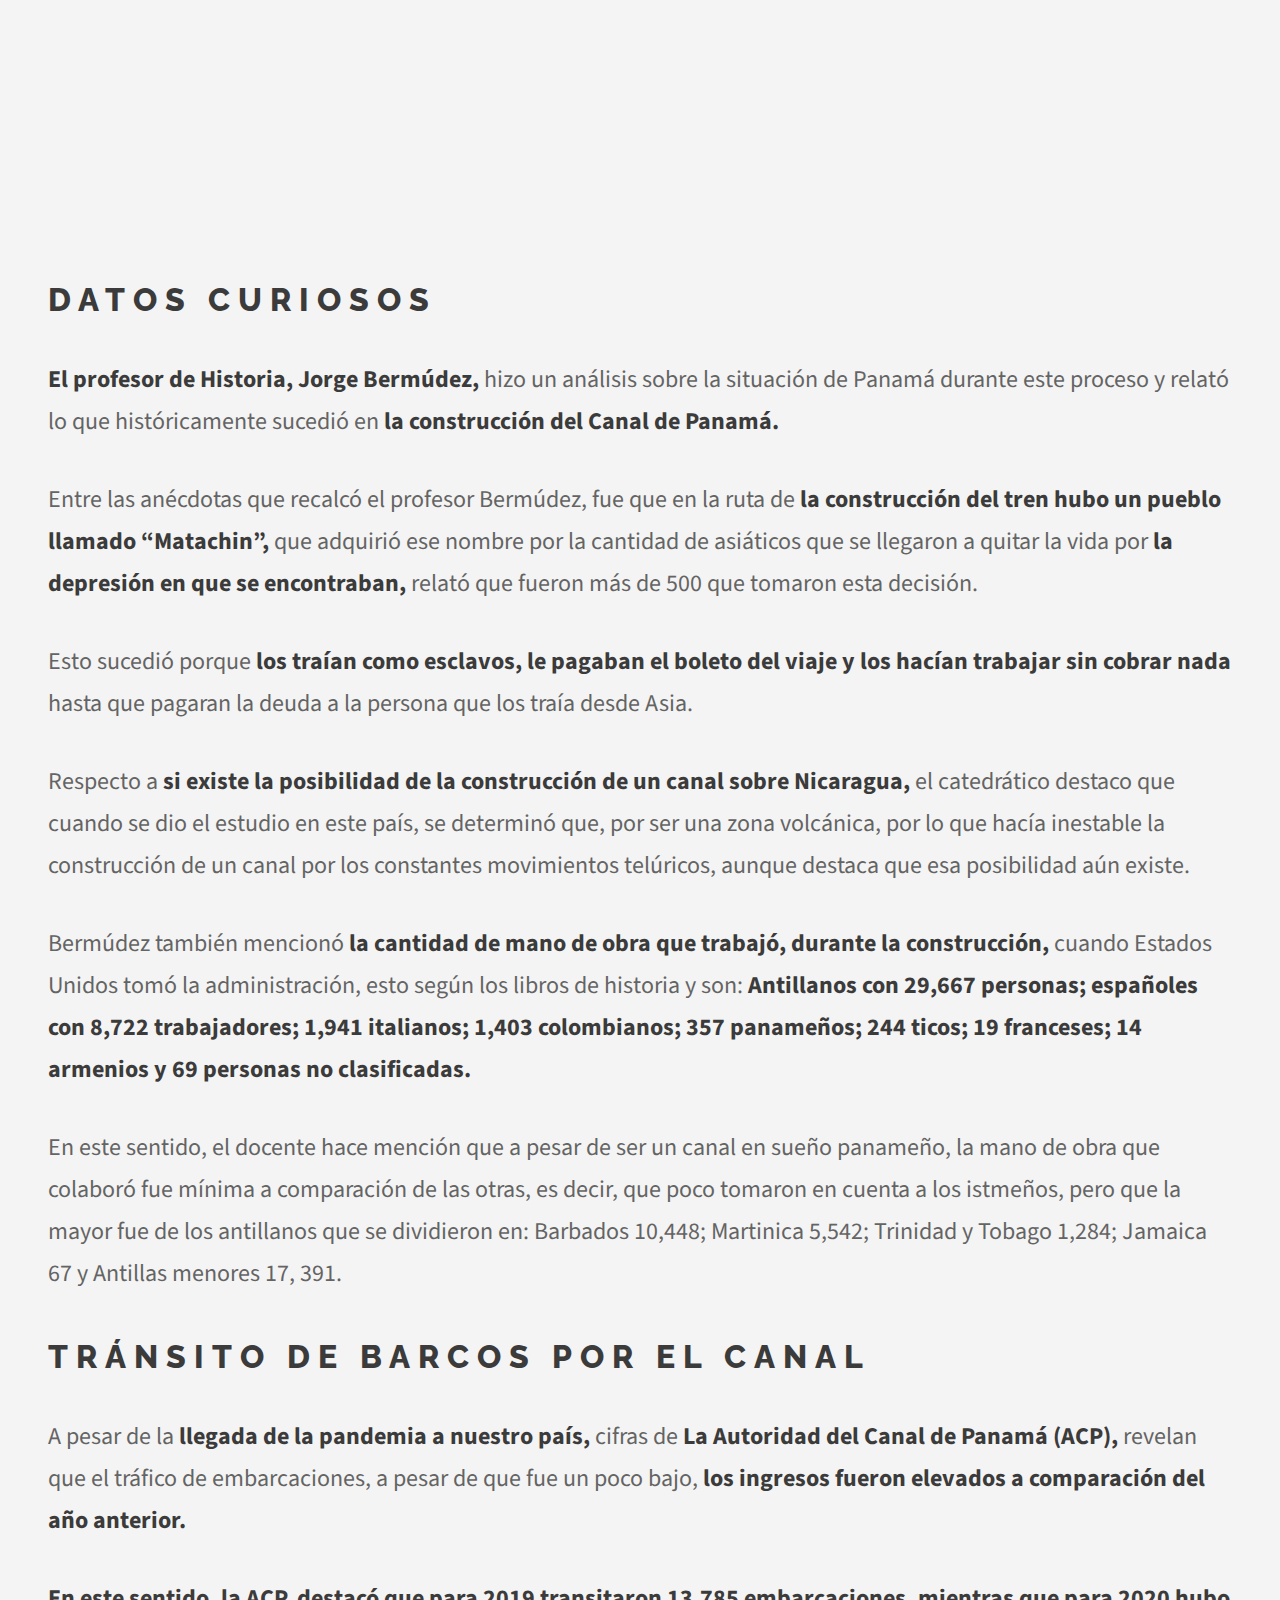
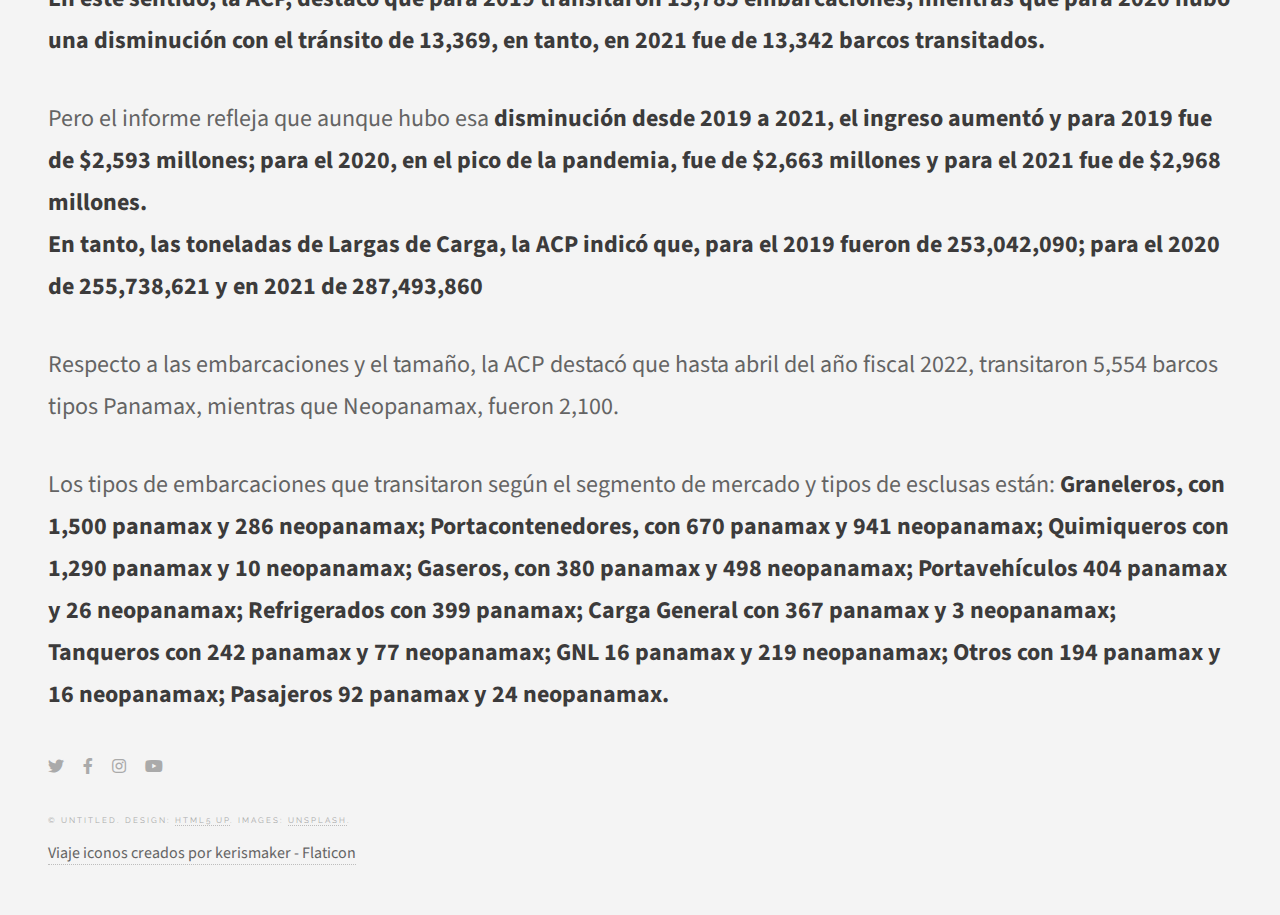
<file: la-mision-de-unir-el-mundo.html>
<!DOCTYPE HTML>
<!--
	Future Imperfect by HTML5 UP
	html5up.net | @ajlkn
	Free for personal and commercial use under the CCA 3.0 license (html5up.net/license)
-->
<html>
	<head>
		<title>Rutas Panamá</title>
		<meta charset="utf-8" />
		<meta name="viewport" content="width=device-width, initial-scale=1, user-scalable=no" />
         <meta name="description" content="Conozca la riqueza cultural, histórica, gastronómica y natural de Panamá">
        <meta name="keywords" content="Panamá, cultura, gastronomía, historia, naturaleza, turismo, aventura, turismo panamá">
        <meta name="language" content="es_ES" />
        <meta property="og:site_name" content="Rutas Panamá" />
		<link rel="stylesheet" href="assets/css/main.css" />
	</head>
	<body class="is-preload">

		<!-- Wrapper -->
			<div id="wrapper">

				<!-- Header -->
					<header id="header">
						<h1><a href="index.html">Rutas Panamá<img src="logos/mapa.svg" widht="40px" height="40px"></a></h1>
						<nav class="links">
							<ul>
                                
                                
                                
								<li><a href="rutas-panama-cultura.html">CULTURA</a></li>
								<li><a href="rutas-panama-historia.html">HISTORIA</a></li>
								<li><a href="rutas-panama-aventura.html">AVENTURA</a></li>
								<li><a href="rutas-panama-gastronomia.html">GASTRONOMÍA</a></li>
								<li><a href="rutas-panama-patrimonios.html">PATRIMONIOS</a></li>
							</ul>
						</nav>
						<nav class="main">
							<ul>
								<li class="search">
									
									<form id="search" method="get" action="#">
										<input type="text" name="query" placeholder="Buscar" />
									</form>
								</li>
								<li class="menu">
									<a class="fa-bars" href="#menu">Menu</a>
								</li>
							</ul>
						</nav>
					</header>
                
                	<!-- Menu -->
					<section id="menu">

				

						<!-- Links -->
							<section>
								<ul class="links">
									<li>
										<a href="rutas-panama-cultura.html">
											<h3>CULTURA</h3>
											
										</a>
									</li>
									<li>
										<a href="rutas-panama-historia.html">
											<h3>HISTORIA</h3>
											
										</a>
									</li>
									<li>
										<a href="rutas-panama-aventura.html">
											<h3>AVENTURA</h3>
											
										</a>
									</li>
									<li>
										<a href="rutas-panama-gastronomia.html">
											<h3>GASTRONOMÍA</h3>
											
										</a>
									</li>
                                    <li>
										<a href="rutas-panama-patrimonios.html">
											<h3>PATRIMONIOS</h3>
											
										</a>
									</li>
								</ul>
				<ul>
								</ul>
							</section>

					</section>


				<!-- Main -->
									

        <div id="main">

            <div id="post">
                
    
 <h3>La misión de unir el mundo</h3>
                
                <div class="img-notas">
    <img src="fotos/construccion_canal.jpg" width="100%" alt= "Trabajos de dragados">
                <figcaption>Trabajos de dragado en el Canal de Panamá. Foto: Autoridad del Canal de Panamá</figcaption></div>
                
                 </div>

            
<p>Cruzar el <b>Istmo de Panamá,</b> fue para <b>Vasco Núñez de Balboa</b> el inicio de la <b>unión de dos mares,</b> pero sin imaginar que su idea cambiaría la vida del tránsito marítimo a nivel mundial.</p>
<p>Fue para 1513, cuando Vasco Núñez resaltó que <b>a través de esta pequeña franja de tierra</b> sería el sitio perfecto para la construcción de un paso que atravesaría el país desde el mar pacífico al caribe y viceversa.<br>
Desde ese entonces se inició un movimiento liderado por el <b>Rey de España, Carlos V,</b> para llevar a cabo la construcción del paso que <b>abriría la conexión de ambos océanos.</b></p>
<p>No fue para 1534 cuando de manera definitiva ingenieros empezaron con la elaboración de los planos, todo esto, guiados por el río Chagres, por ser uno de los afluentes que recorre casi todo el centro del país.</p>
<p>Aunque la misión se tornaba muy complicada, por la gran cantidad de áreas montañosas y pantanos, todo quedó allí, la idea no surgió.</p>
<h2>Múltiples intentos de la obra</h2>
<p>Fueron una serie de intentos que se efectuaron para realizar ese corte de camino que abriría paso a esa unión oceánica.</p>
<p><b>En 1827, se retomó la idea de unir ambos océanos,</b> esta vez por la Gran Colombia, a quien pertenecía Panamá, y fue el presidente Simón Bolívar, quien planteó dicha unión, pero nunca fue puesta en práctica.</p>
                
                
                
<p>No fue para 1836, que el <b>Gobierno de los Estados Unidos,</b> ordenó a que se levantara un estudio que permitiría la construcción de un ferrocarril, pero ante el costo elevado que representaba dicha obra, todo quedó en nada y se suspendió.</p>
<p>Dos años después, una empresa francesa fue la que <b>tomó el riesgo y tomó la iniciativa que le planteaban de la construcción de un ferrocarril o un canal,</b> ellos en un inicio habían propuesto un canal de 19 km, que estaría <b>entre la Bahía de Limón hasta la Bahía de Boca del Monte,</b> pero de igual manera quedó en nada, por la falta de financiamiento.</p>
            
            <div class="img-notas">
<img src="fotos/trabajos_en_el_canal.jpg" width="100%" alt= "Inicios de la cosntrucción del Canal de Panamá">
                <figcaption>Inicios de la cosntrucción del Canal de Panamá. Foto: Autoridad del Canal de Panamá</figcaption></div>
            
<h2>El oro de California</h2>
<p>No fue <b>la fiebre del oro de California,</b> que por fin dio esa motivación a que de una vez por todas iniciaran las obras para esta unificación de ambos mares, que se dio con <b>la construcción de un ferrocarril,</b> luego de que <b>Estados Unidos, en 1848, ordenara una vez más una expedición para analizar la viabilidad en Panamá y Nicaragua.</b>
<p><b>Para 1950, se dio la primera palada que dio ese gran paso,</b> la construcción del ferrocarril era una realidad que cambiaría la historia de un pequeño país.</p>
<p><b>Una obra de 77 km, que va desde Balboa hasta Gatún,</b> a pesar de tener una serie de dificultades, que <b>cobró la vida de decenas de obreros,</b> culminó en 1855, cuando la primera locomotora transitó de mar a mar, haciendo realidad esta obra.</p>
<p>Pero no todo quedó ahí, la construcción del ferrocarril motivó a que los estudios para un canal interoceánico tomasen auge y se efectuaran.</p>
<h2>Inicios de la mega obra</h2>
<p><b>Luego de varios intentos de expediciones, tanto en México, Nicaragua y Panamá,</b> el Gobierno estadounidense, finalmente optó por continuar la <b>obra que habían dejado los franceses sobre el Istmo panameño.</b></p>
<p>Fue para 1903, cuando luego de una nueva expedición, iniciaron las gestiones para que Estados Unidos adquiera la construcción del canal, esto en medio de la gesta separatista de Panamá de Colombia.</p>
<p>En 1904, para el 4 de mayo, luego que el gobierno estadounidense comprara, por 40 millones de dólares, los derechos y propiedades del Canal Francés, dieron continuidad a esa mega obra y se creó <b>la Comisión Ístmica del Canal para su construcción.</b></p>
<p><b>Diez años después de la construcción, para 1914 se dio la finalización del tan anhelado Canal de Panamá,</b> que tuvo una inversión de $387 millones.</p>
<p>Su inauguración se dio con el paso del vapor “Ancón”, al ser la primera embarcación en transitar por de un océano al otro, el sábado 15 de agosto de 1914.</p>
            
            <div class="img-class">
    <img src="fotos/inicios_obra.jpg" width="100%" alt= "Trabajos de construcción del Canal"> 
                <figcaption>Trabajos de construcción del Canal. Foto: Autoridad del Canal de Panamá </figcaption></div>
            
            
            <p><h2>Reversión del canal a manos panameñas</h2>
<p>En 1964 se llevó a cabo la denominada <b>“Operación Banderas”,</b> en <b>la 4 de Julio,</b> hoy día <b>avenida de los Mártires, en la ciudad capital de Panamá,</b> donde estudiantes salieron a protestar en <b>la denominada Zona del Canal,</b> habitada por los estadounidenses, en exigencia de que <b>la Bandera panameña fuera izada junto a la de Estados Unidos,</b> en esta área por ser territorio nacional.</p>
<p>Tras estos hechos que dejaron a vario estudiantes fallecidos y que se convirtieron en Mártires, para 1977, específicamente el 7 de septiembre, cuando <b>el general Omar Torrijos Herrera, por Panamá,</b> y <b>el presidente Jimmy Carter,</b> firmaron los <b>tratados Torrijos-Carter</b> y que entró en vigor en 1979, poniéndole fin así, al manejo del Canal por los estadounidenses y pasaría a manos panameñas.</p>
<p><b>El 31 de diciembre de 1999,</b> salió el <b>último soldado estadounidense de suelo istmeño,</b> para que Panamá procediera a tomar el <b>mando sobre el manejo administrativo del canal</b> y que actualmente mantiene a través de la Autoridad del Canal de Panamá (ACP).</p>
            
            <div class="img-notas">
    <figcaption> <img src="fotos/reversioncanal.jpg" alt= "Escalinats de la Administración del Canal." width="100%" alt""> </figcaption></div>
                
<p>Luego de 6 años de estar en manos panameñas, el gobierno en turno convocó a un Referéndum, <b>el 22 de octubre de 2006,</b> donde la población, <b>en un 76.86%, aprobó la ampliación del canal, que inició en 2007.</b></p>
            <p>La ampliación se dio debido a la necesidad de que busques con dimensiones más grandes pudieran transitar por esta vía interoceánica rápida y ante <b>el aumento de la demanda, finalmente <a style="color: blue" href="https://www.youtube.com/watch?v=oI1eHOHFw7I" target="_blank" rel="noopener noreferrer"> el 26 de junio de 2016 se inauguró este tercer juego de esclusas </a></b> con el paso del <b>barco Cosco Shipping Panama, que es un tipo Neopanamax,</b> por las <b>esclusas de Cocolí y Agua Clara.</b></p>

<h2>CANAL INTERACTIVO</h2>

<iframe src="https://uploads.knightlab.com/storymapjs/05f7575a102c249311d2260a6003f28a/canal-turismo/index.html" frameborder="0" width="100%" height="800"></iframe>
<p><h2>Datos Curiosos</h2>
            
<p><b>El profesor de Historia, Jorge Bermúdez,</b> hizo un análisis sobre la situación de Panamá durante este proceso y relató lo que históricamente sucedió en <b>la construcción del Canal de Panamá.</b></p>
<p>Entre las anécdotas que recalcó el profesor Bermúdez, fue que en la ruta de <b>la construcción del tren hubo un pueblo llamado “Matachin”,</b> que adquirió ese nombre por la cantidad de asiáticos que se llegaron a quitar la vida por <b>la depresión en que se encontraban,</b> relató que fueron más de 500 que tomaron esta decisión.</p>
<p>Esto sucedió porque <b>los traían como esclavos, le pagaban el boleto del viaje y los hacían trabajar sin cobrar nada</b> hasta que pagaran la deuda a la persona que los traía desde Asia.</p>
<p>Respecto a <b>si existe la posibilidad de la construcción de un canal sobre Nicaragua,</b> el catedrático destaco que cuando se dio el estudio en este país, se determinó que, por ser una zona volcánica, por lo que hacía inestable la construcción de un canal por los constantes movimientos telúricos, aunque destaca que esa posibilidad aún existe.</p>
<p>Bermúdez también mencionó <b>la cantidad de mano de obra que trabajó, durante la construcción,</b> cuando Estados Unidos tomó la administración, esto según los libros de historia y son: <b>Antillanos con 29,667 personas; españoles con 8,722 trabajadores; 1,941 italianos; 1,403 colombianos; 357 panameños; 244 ticos; 19 franceses; 14 armenios y 69 personas no clasificadas.</b></p>
<p>En este sentido, el docente hace mención que a pesar de ser un canal en sueño panameño, la mano de obra que colaboró fue mínima a comparación de las otras, es decir, que poco tomaron en cuenta a los istmeños, pero que la mayor fue de los antillanos que se dividieron en: Barbados 10,448; Martinica 5,542; Trinidad y Tobago 1,284; Jamaica 67 y Antillas menores 17, 391.</p>
<h2>Tránsito de barcos por el canal</h2>
<p>A pesar de la <b>llegada de la pandemia a nuestro país,</b> cifras de <b>La Autoridad del Canal de Panamá (ACP),</b> revelan que el tráfico de embarcaciones, a pesar de que fue un poco bajo, <b>los ingresos fueron elevados a comparación del año anterior.</b><br>
<p><b>En este sentido, la ACP, destacó que para 2019 transitaron 13,785 embarcaciones, mientras que para 2020 hubo una disminución con el tránsito de 13,369, en tanto, en 2021 fue de 13,342 barcos transitados.</b></p>

   

<p>Pero el informe refleja que aunque hubo esa <b>disminución desde 2019 a 2021, el ingreso aumentó y para 2019 fue de $2,593 millones; para el 2020, en el pico de la pandemia, fue de $2,663 millones y para el 2021 fue de $2,968 millones.<br>
En tanto, las toneladas de Largas de Carga, la ACP indicó que, para el 2019 fueron de 253,042,090; para el 2020 de 255,738,621 y en 2021 de 287,493,860</b></p>
            
    <div class="flourish-embed flourish-chart" data-src="visualisation/10127073"><script src="https://public.flourish.studio/resources/embed.js"></script></div>
            
<p>Respecto a las embarcaciones y el tamaño, la ACP destacó que hasta abril del año fiscal 2022, transitaron 5,554 barcos tipos Panamax, mientras que Neopanamax, fueron 2,100.</p>
<p>Los tipos de embarcaciones que transitaron según el segmento de mercado y tipos de esclusas están: <b>Graneleros, con 1,500 panamax y 286 neopanamax; Portacontenedores, con 670 panamax y 941 neopanamax; Quimiqueros con 1,290 panamax y 10 neopanamax; Gaseros, con 380 panamax y 498 neopanamax; Portavehículos 404 panamax y 26 neopanamax; Refrigerados con 399 panamax; Carga General con 367 panamax y 3 neopanamax; Tanqueros con 242 panamax y 77 neopanamax; GNL 16 panamax y 219 neopanamax; Otros con 194 panamax y 16 neopanamax; Pasajeros 92 panamax y 24 neopanamax.</b></p>
<div class="flourish-embed flourish-chart" data-src="visualisation/10133675"><script src="https://public.flourish.studio/resources/embed.js"></script></div>
 
    
    
   
	<!-- Footer -->
												<section id="footer">
								<ul class="icons">
									<li><a href="https://twitter.com/PanamaRutas" class="icon brands fa-twitter" target="_blank" rel="noopener noreferrer"><span class="label">Twitter</span></a></li>
									<li><a href="https://www.facebook.com/Rutas-Panamá-112274141512993/" class="icon brands fa-facebook-f" target="_blank" rel="noopener noreferrer"><span class="label">Facebook</span></a></li>
									<li><a href="https://www.instagram.com/rutaspanama3/" class="icon brands fa-instagram" target="_blank" rel="noopener noreferrer"><span class="label" >Instagram</span></a></li>
									
                                    <li> <a href="https://www.youtube.com/channel/UCqc8lhRxhG6-PNZRrA8NxuA" i class="fab fa-youtube" target="_blank" rel="noopener noreferrer"><span class="label">YouTube</span></a></li>
								</ul>
								<p class="copyright">&copy; Untitled. Design: <a href="http://html5up.net">HTML5 UP</a>. Images: <a href="http://unsplash.com">Unsplash</a>.</p>
                                <a href="https://www.flaticon.es/iconos-gratis/viaje" title="viaje iconos" target="_blank" rel="noopener noreferrer">Viaje iconos creados por kerismaker - Flaticon</a>

                </section>


			</div>

		<!-- Scripts -->
			<script src="assets/js/jquery.min.js"></script>
			<script src="assets/js/browser.min.js"></script>
			<script src="assets/js/breakpoints.min.js"></script>
			<script src="assets/js/util.js"></script>
			<script src="assets/js/main.js"></script>


               

  
                

            </div>

 

</body>

 

</html>
</file>
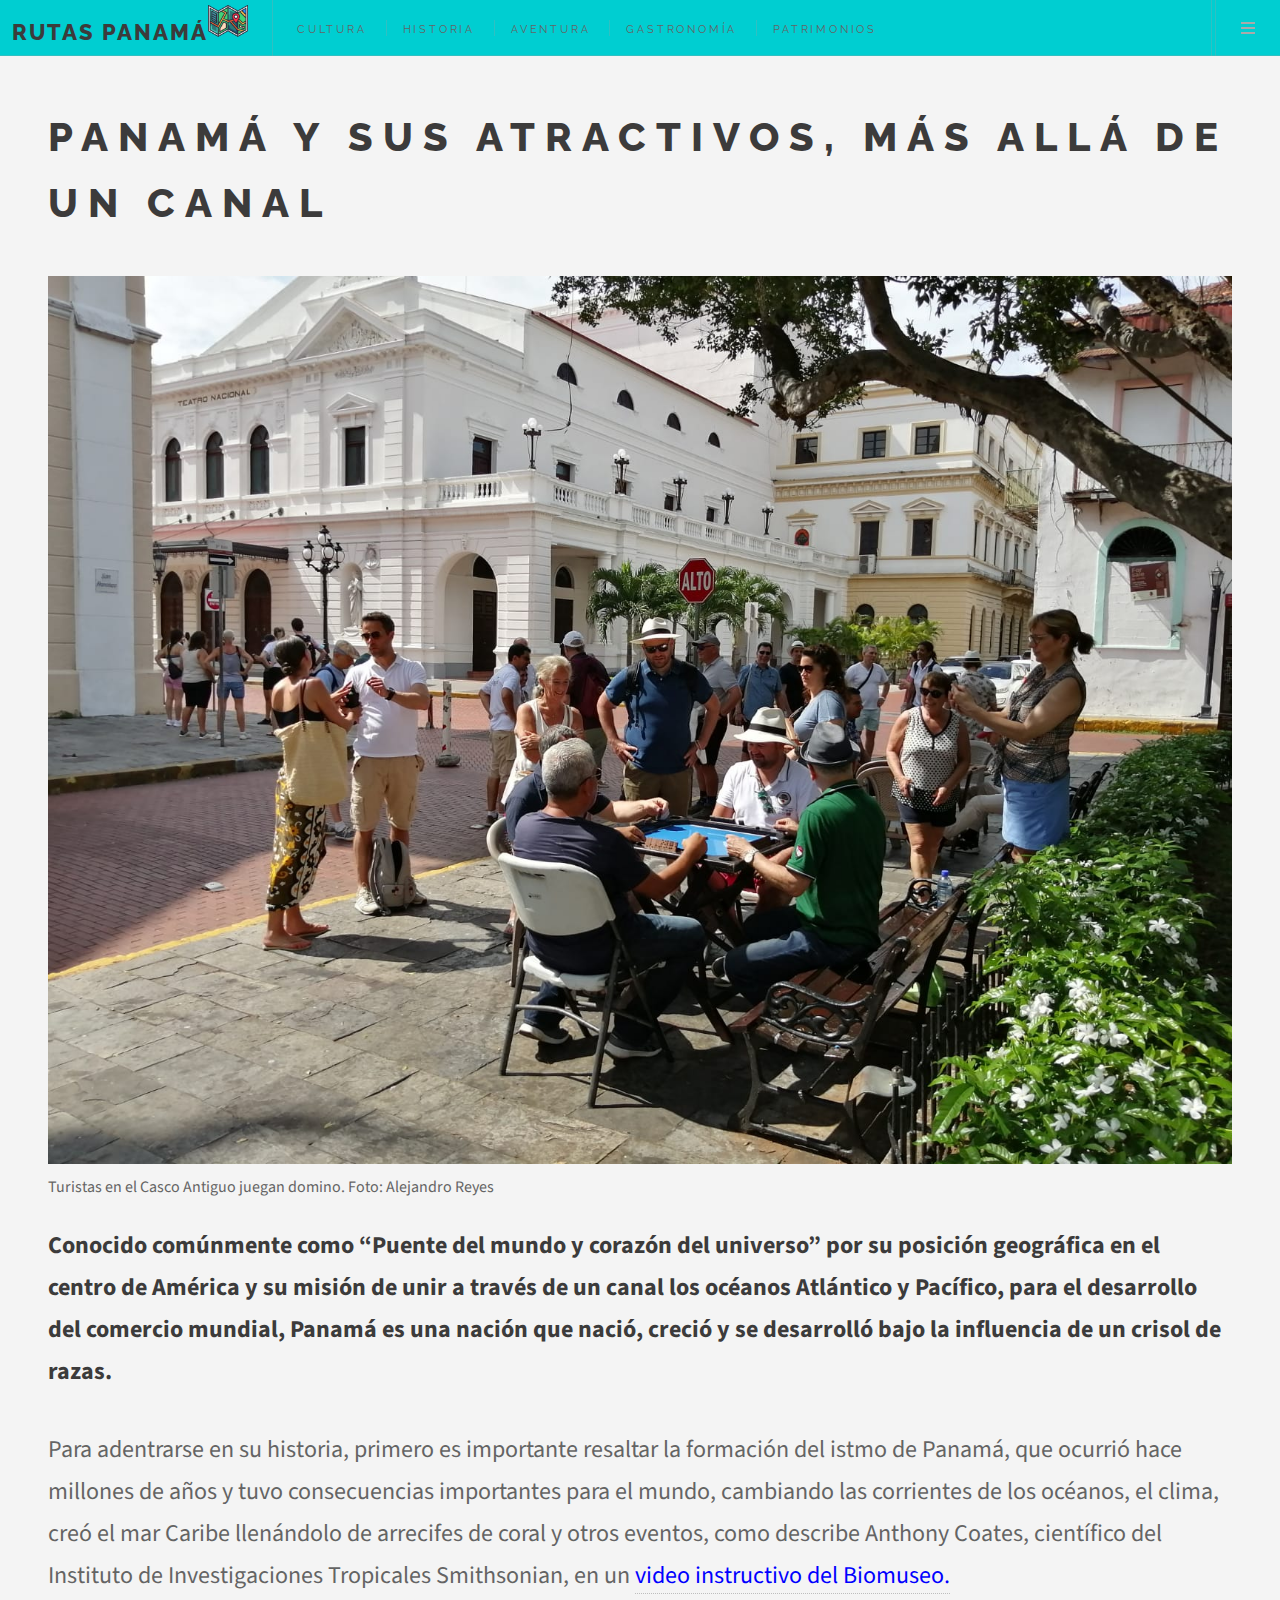
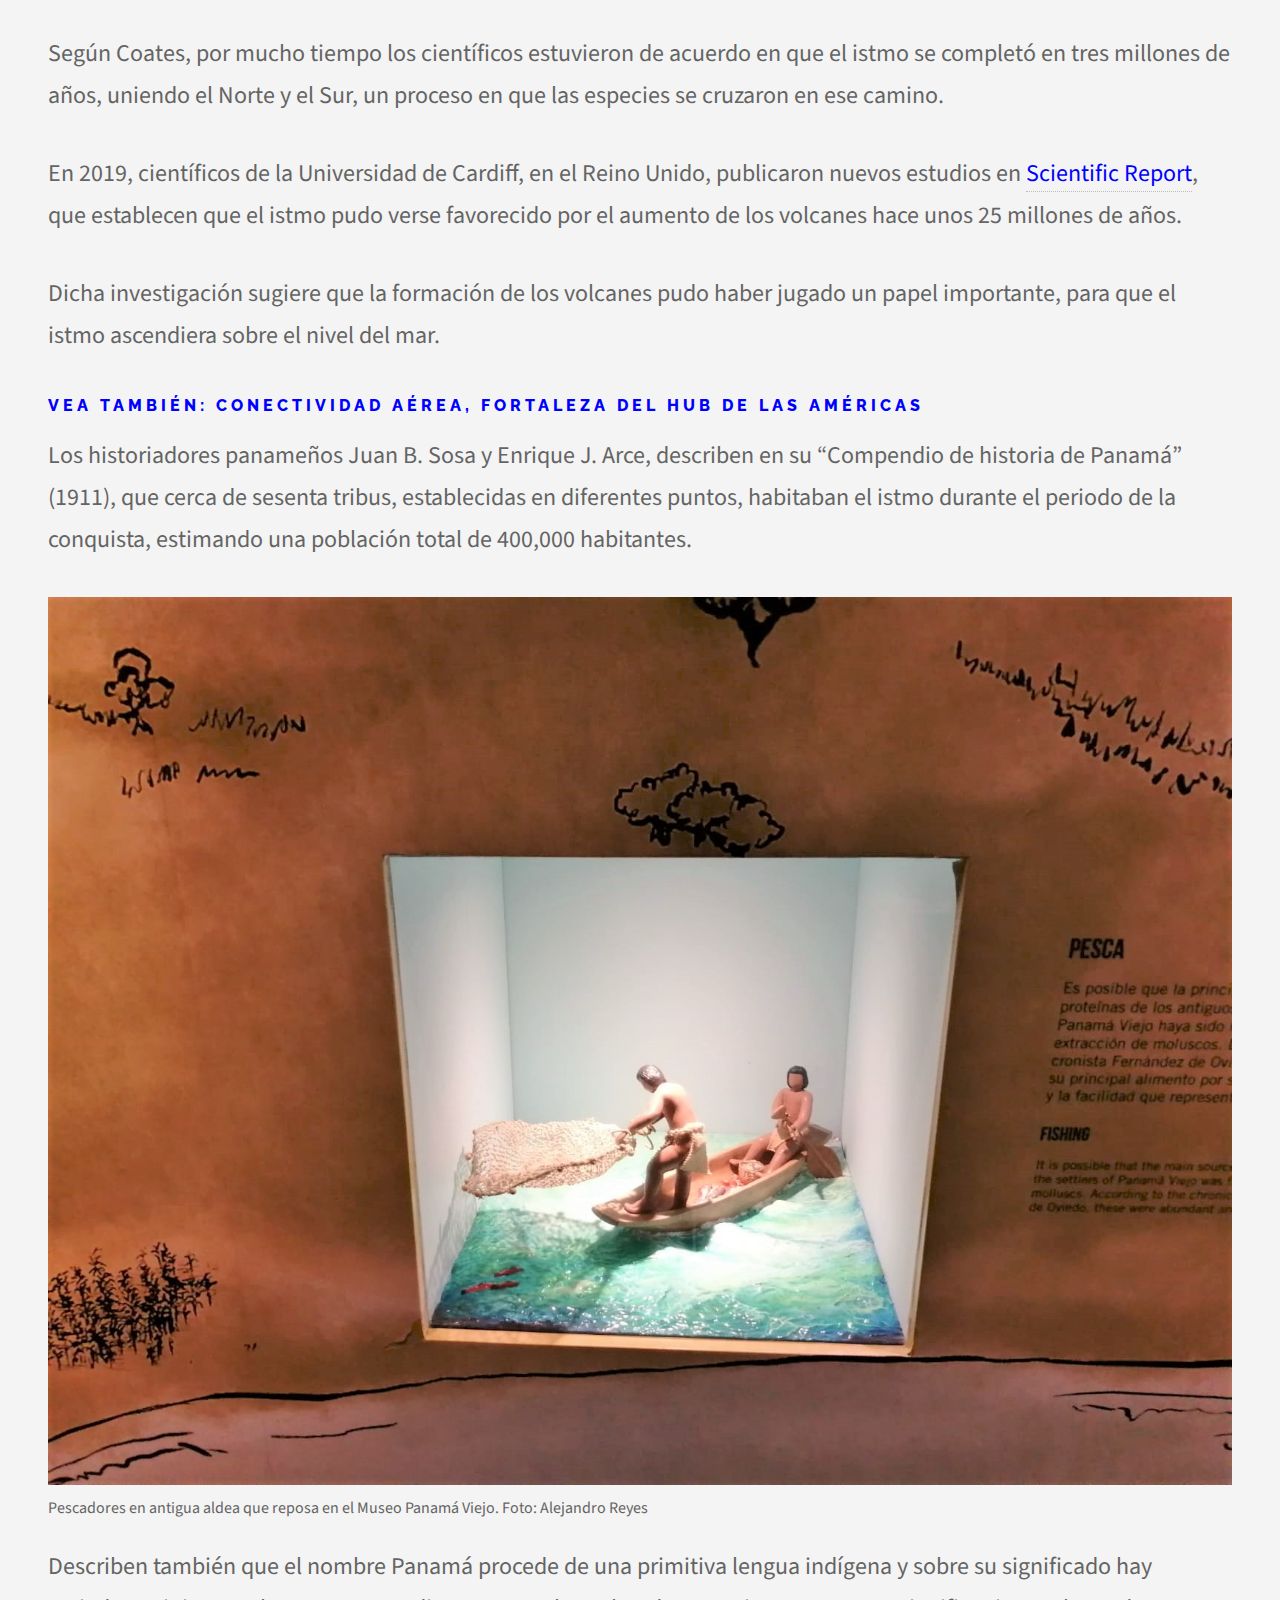
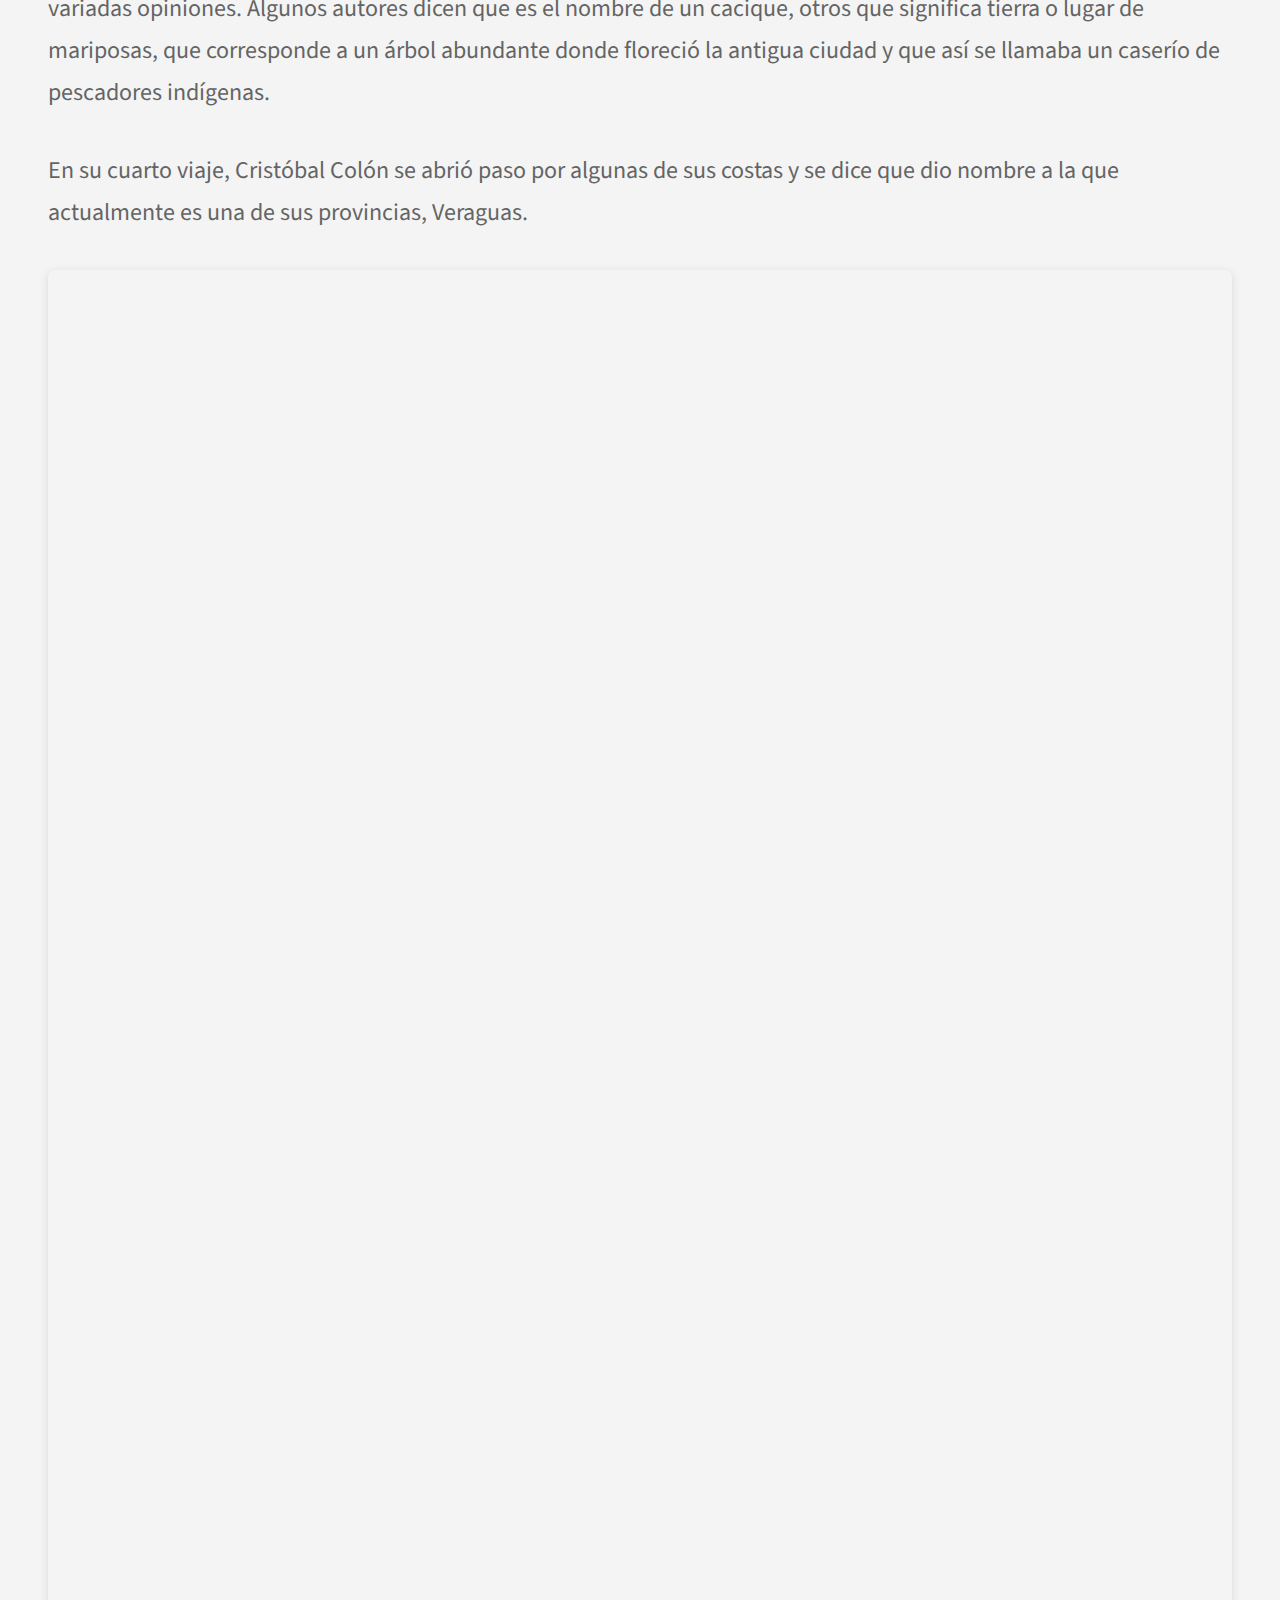
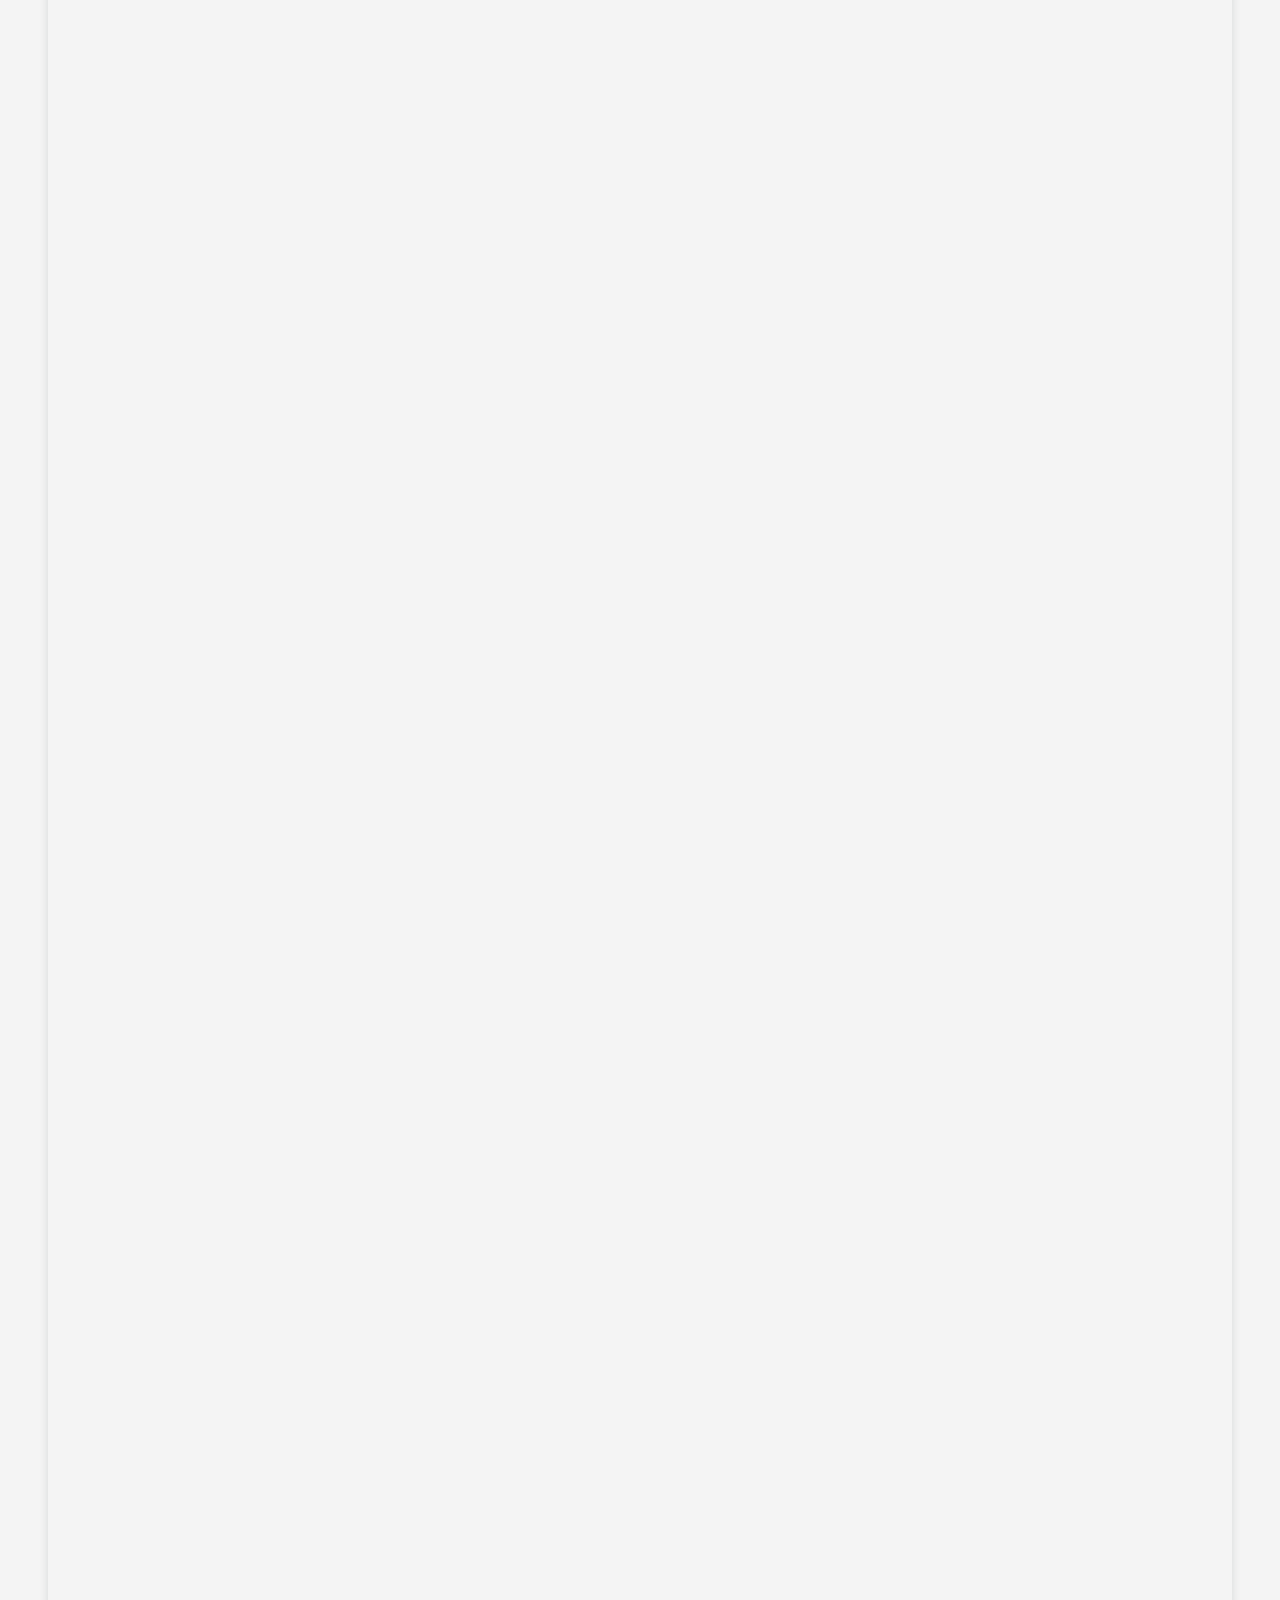
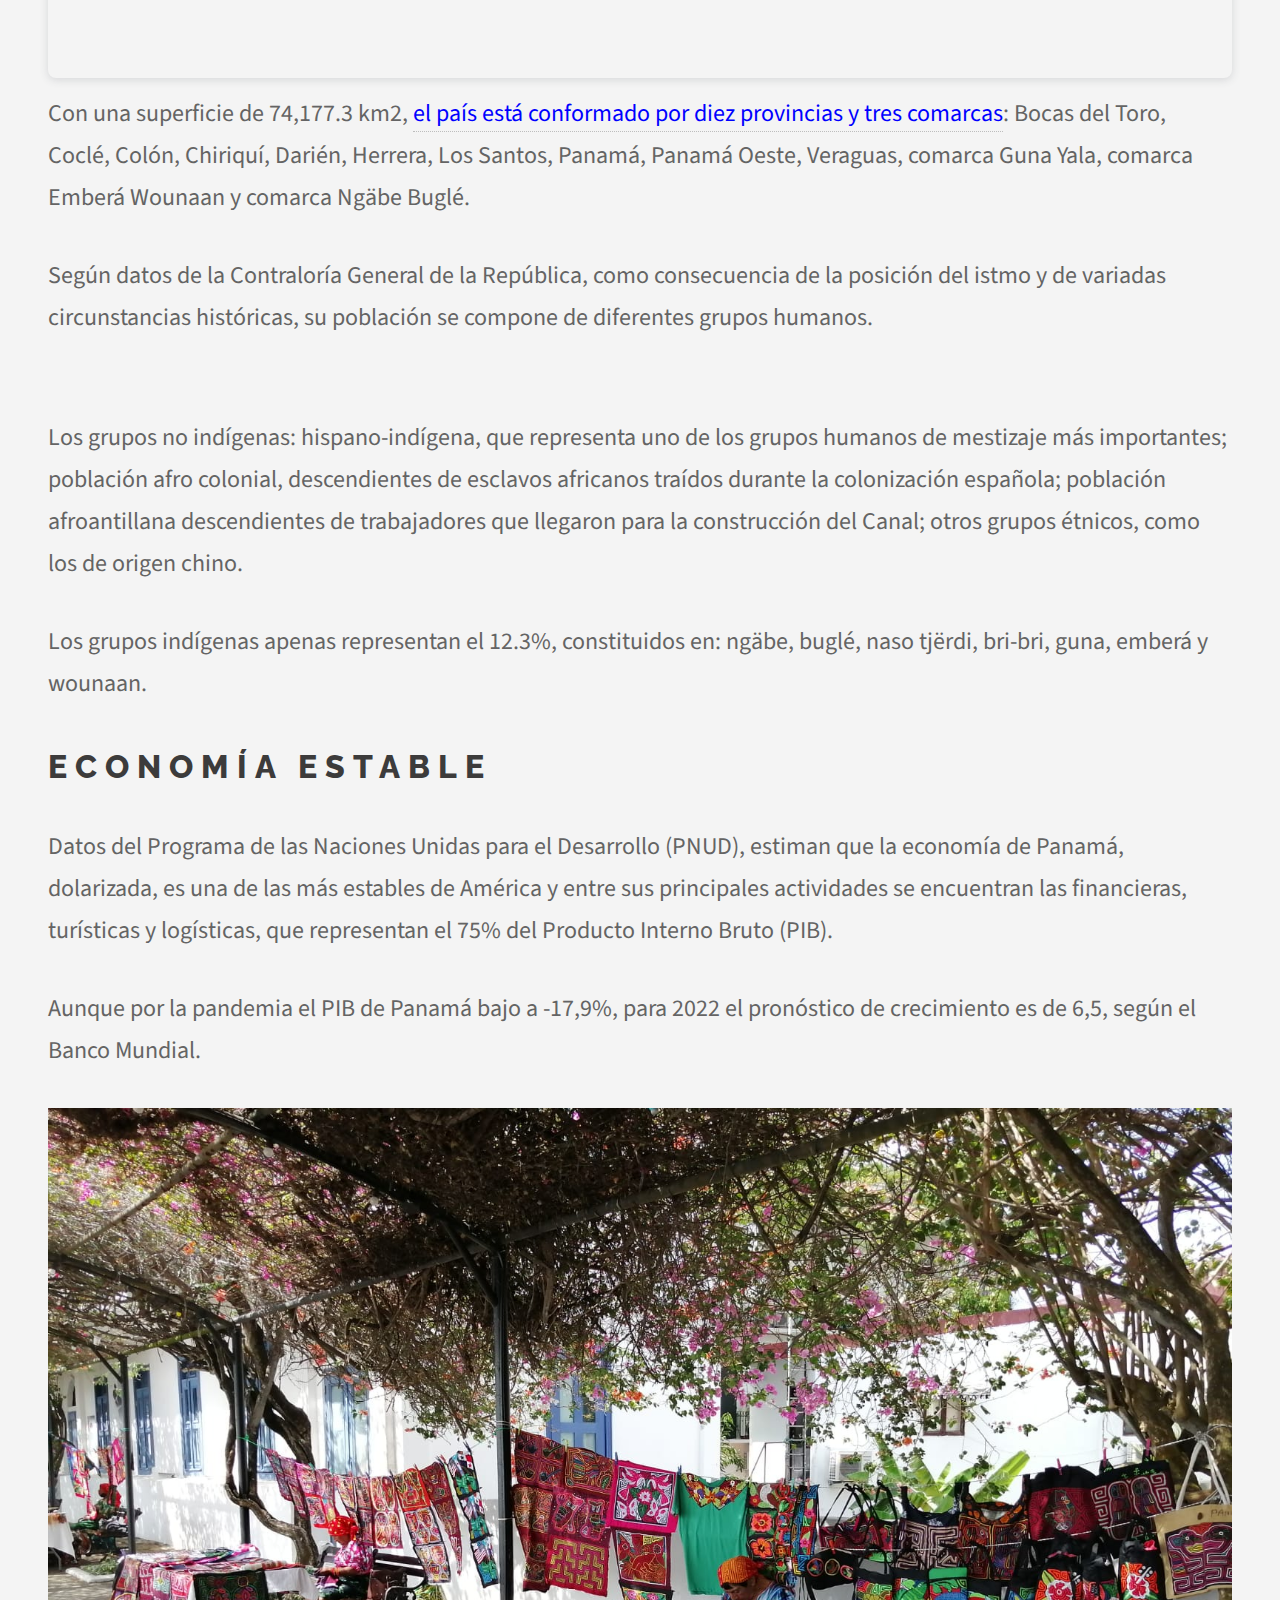
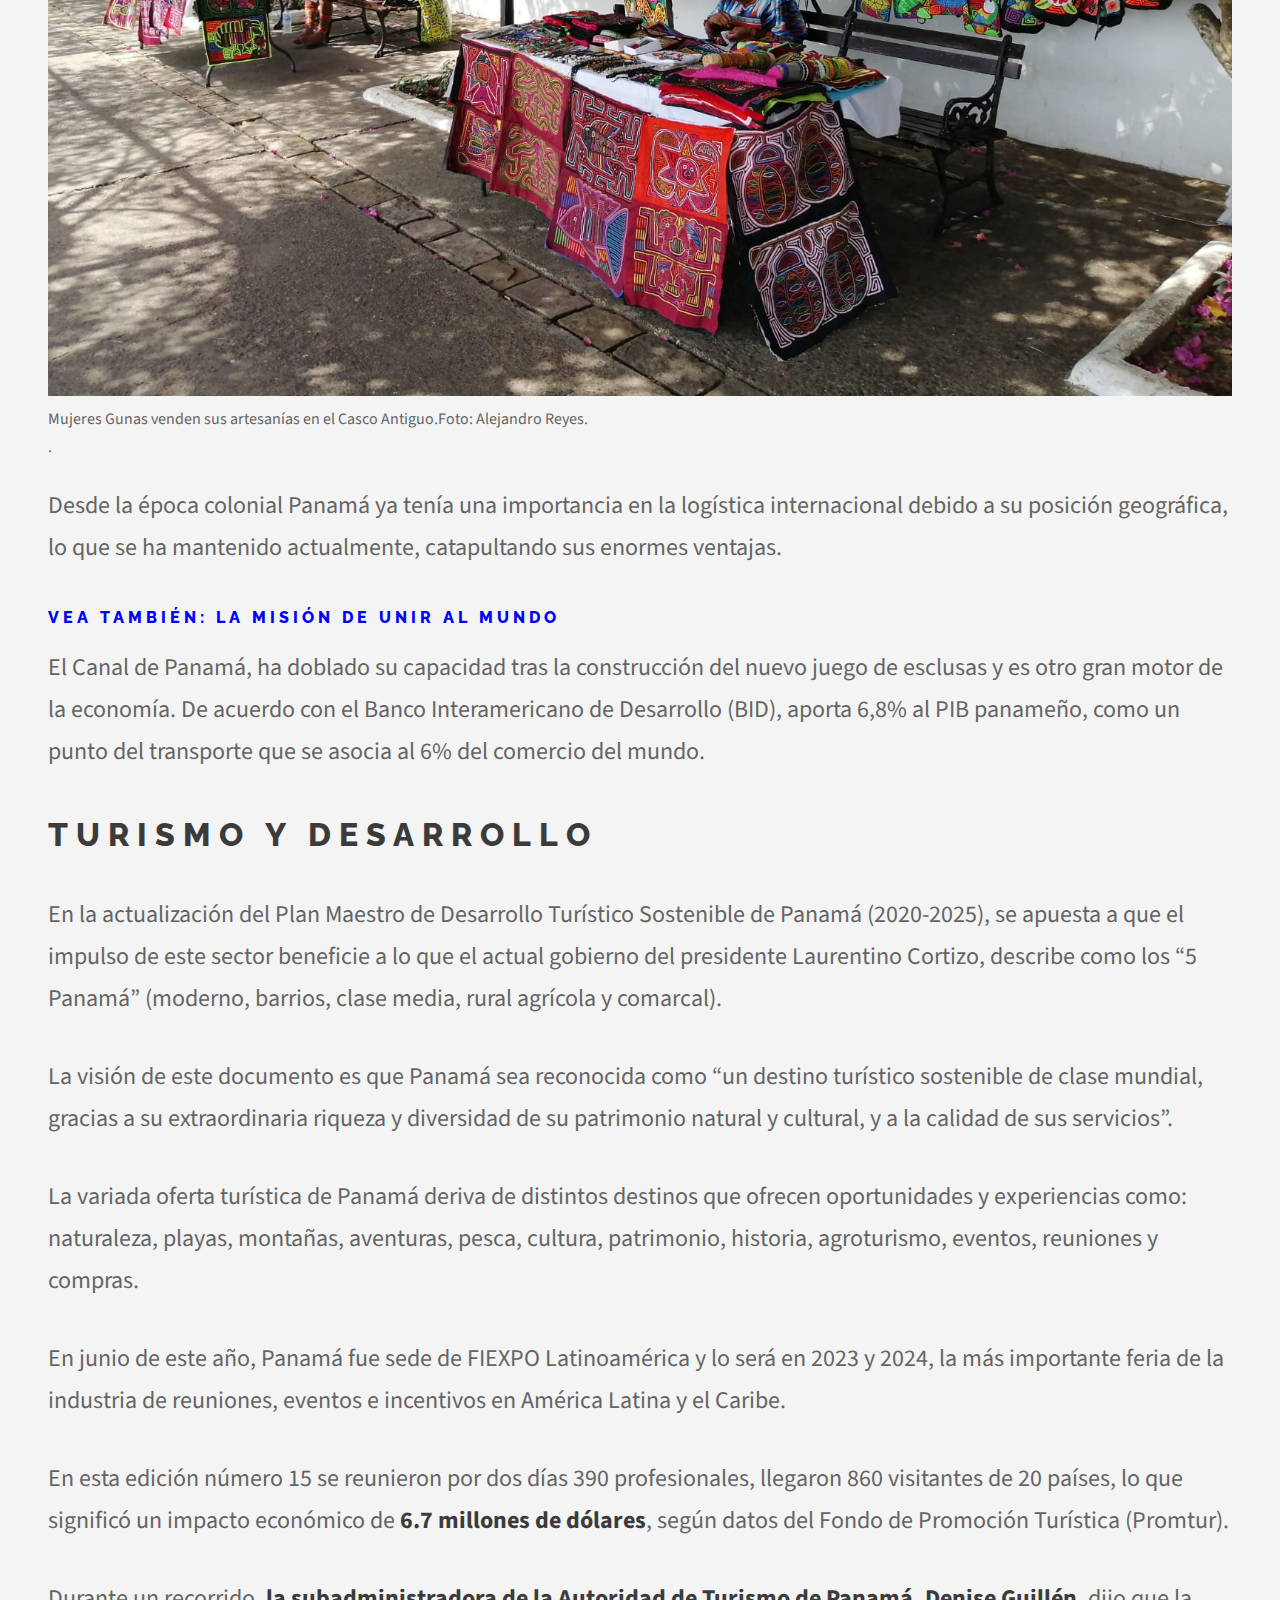
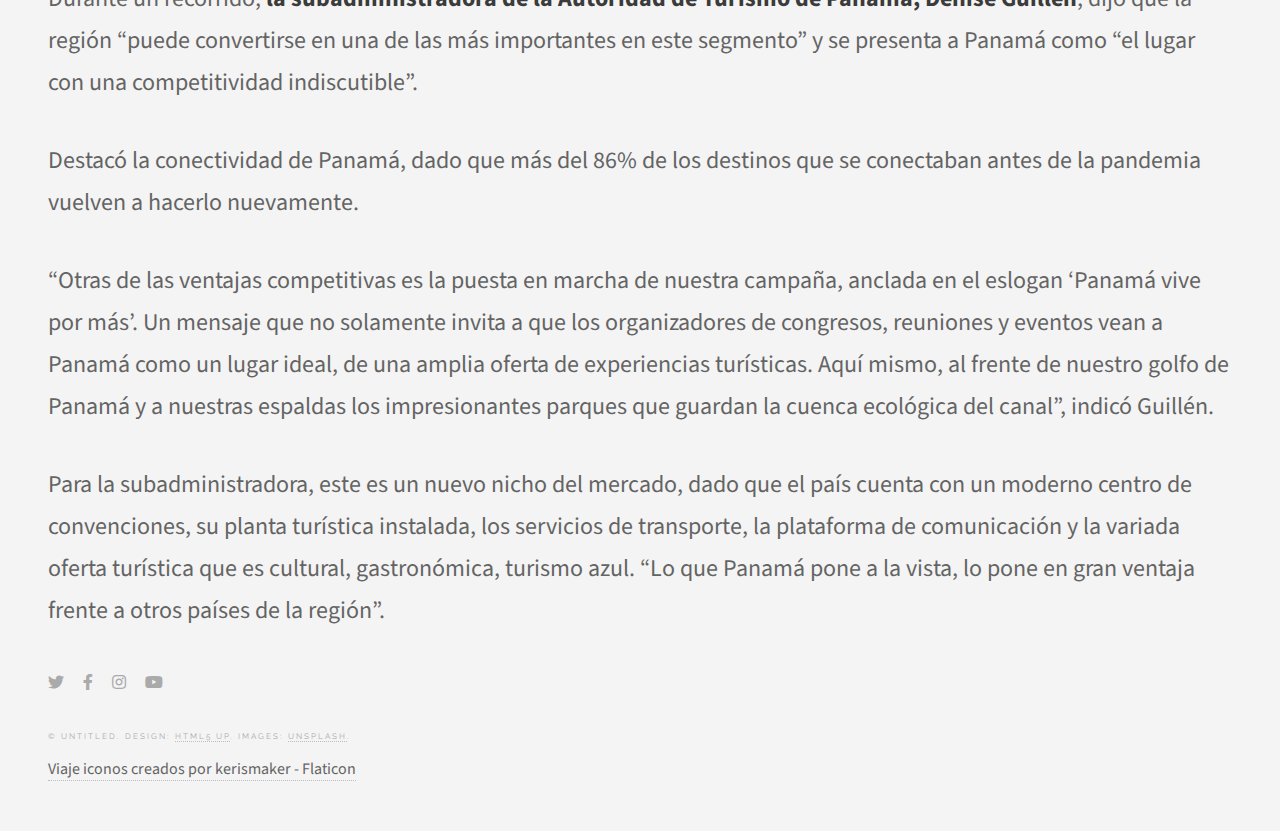
<file: panama-atractivos-mas-alla-canal.html>
<!DOCTYPE HTML>
<!--
	Future Imperfect by HTML5 UP
	html5up.net | @ajlkn
	Free for personal and commercial use under the CCA 3.0 license (html5up.net/license)
-->
<html>
	<head>
		<title>Rutas Panamá</title>
		<meta charset="utf-8" />
		<meta name="viewport" content="width=device-width, initial-scale=1, user-scalable=no" />
         <meta name="description" content="Conozca la riqueza cultural, histórica, gastronómica y natural de Panamá">
        <meta name="keywords" content="Panamá, cultura, gastronomía, historia, naturaleza, turismo, aventura, turismo panamá">
        <meta name="language" content="es_ES" />
        <meta property="og:site_name" content="Rutas Panamá" />
		<link rel="stylesheet" href="assets/css/main.css" />
	</head>
	<body class="is-preload">

		<!-- Wrapper -->
			<div id="wrapper">

				<!-- Header -->
					<header id="header">
						<h1><a href="index.html">Rutas Panamá<img src="logos/mapa.svg" widht="40px" height="40px"></a></h1>
						<nav class="links">
							<ul>
                                
                                
                                
								<li><a href="rutas-panama-cultura.html">CULTURA</a></li>
								<li><a href="rutas-panama-historia.html">HISTORIA</a></li>
								<li><a href="rutas-panama-aventura.html">AVENTURA</a></li>
								<li><a href="rutas-panama-gastronomia.html">GASTRONOMÍA</a></li>
								<li><a href="rutas-panama-patrimonios.html">PATRIMONIOS</a></li>
							</ul>
						</nav>
						<nav class="main">
							<ul>
								<li class="search">
									
									<form id="search" method="get" action="#">
										<input type="text" name="query" placeholder="Buscar" />
									</form>
								</li>
								<li class="menu">
									<a class="fa-bars" href="#menu">Menu</a>
								</li>
							</ul>
						</nav>
					</header>
                
                	<!-- Menu -->
					<section id="menu">

				

						<!-- Links -->
							<section>
								<ul class="links">
									<li>
										<a href="rutas-panama-cultura.html">
											<h3>CULTURA</h3>
											
										</a>
									</li>
									<li>
										<a href="rutas-panama-historia.html">
											<h3>HISTORIA</h3>
											
										</a>
									</li>
									<li>
										<a href="rutas-panama-aventura.html">
											<h3>AVENTURA</h3>
											
										</a>
									</li>
									<li>
										<a href="rutas-panama-gastronomia.html">
											<h3>GASTRONOMÍA</h3>
											
										</a>
									</li>
                                    <li>
										<a href="rutas-panama-patrimonios.html">
											<h3>PATRIMONIOS</h3>
											
										</a>
									</li>
								</ul>
				<ul>
								</ul>
							</section>

					</section>


				<!-- Main -->
						

						

        <div id="main">

            <div id="post">
                                     <h3> Panamá y sus atractivos, más allá de un canal</h3>

                  <div class="img-notas">
                <img src="fotos/turistasencasco.jpeg" width="100%" alt="Turistas en el Casco Antiguo juegan domino"> 
                      <figcaption>Turistas en el Casco Antiguo juegan domino. Foto: Alejandro Reyes </figcaption></div>

     

            </div>

            <div id="post">


                               <p> <b>Conocido comúnmente como “Puente del mundo y corazón del universo” por su posición geográfica en el centro de América y su misión de unir a través de un canal los océanos Atlántico y Pacífico, para el desarrollo del comercio mundial, Panamá es una nación que nació, creció y se desarrolló bajo la influencia de un crisol de razas.</b></p>

               

                <p>Para adentrarse en su historia, primero es importante resaltar la formación del istmo de Panamá, que ocurrió hace millones de años y tuvo consecuencias importantes para el mundo, cambiando las corrientes de los océanos, el clima, creó el mar Caribe llenándolo de arrecifes de coral y otros eventos, como describe Anthony Coates, científico del Instituto de Investigaciones Tropicales Smithsonian, en un <a style="color:blue;"href="https://www.youtube.com/watch?v=Swlr_YpTuUM" target="_blank" rel="noopener noreferrer"> video instructivo del Biomuseo. </a></p>

               

                <p>Según Coates, por mucho tiempo los científicos estuvieron de acuerdo en que el istmo se completó en tres millones de años, uniendo el Norte y el Sur, un proceso en que las especies se cruzaron en ese camino. </p>

               

                <p> En 2019, científicos de la Universidad de Cardiff, en el Reino Unido, publicaron nuevos estudios en <a style="color:blue;"href="https://www.nature.com/articles/s41598-018-37790-2" target="_blank" rel="noopener noreferrer">Scientific Report</a>, que establecen que el istmo pudo verse favorecido por el aumento de los volcanes hace unos 25 millones de años.</p>

               

                <p>Dicha investigación sugiere que la formación de los volcanes pudo haber jugado un papel importante, para que el istmo ascendiera sobre el nivel del mar.    </p>
                
                 <h4><a style="color:blue;" href="conectividad-aerea-hub-americas-panama.html">Vea también: Conectividad aérea, fortaleza del Hub de las Américas </a> </h4>
                
                <p>Los historiadores panameños Juan B. Sosa y Enrique J. Arce, describen en su “Compendio de historia de Panamá” (1911), que cerca de sesenta tribus, establecidas en diferentes puntos, habitaban el istmo durante el periodo de la conquista, estimando una población total de 400,000 habitantes. </p>
                
                <div class="img-notas">
                 <img src="fotos/aldeadepescadores.jpeg" width="100%" alt="Foto antigua de pescadores en una aldea"> 
                    <figcaption> Pescadores en antigua aldea que reposa en el Museo Panamá Viejo. Foto: Alejandro Reyes</figcaption></div>
                
              
                <p>Describen también que el nombre Panamá procede de una primitiva lengua indígena y sobre su significado hay variadas opiniones. Algunos autores dicen que es el nombre de un cacique, otros que significa tierra o lugar de mariposas, que corresponde a un árbol abundante donde floreció la antigua ciudad y que así se llamaba un caserío de pescadores indígenas. </p>
                
                <p> En su cuarto viaje, Cristóbal Colón se abrió paso por algunas de sus costas y se dice que dio nombre a la que actualmente es una de sus provincias, Veraguas.</p>
                
                
                <div style="position: relative; width: 100%; height: 0; padding-top: 250.0000%;
 padding-bottom: 48px; box-shadow: 0 2px 8px 0 rgba(63,69,81,0.16); margin-top: 1.6em; margin-bottom: 0.9em; overflow: hidden;
 border-radius: 8px; will-change: transform;">
  <iframe loading="lazy" style="position: absolute; width: 100%; height: 100%; top: 0; left: 0; border: none; padding: 0;margin: 0;"
    src="https:&#x2F;&#x2F;www.canva.com&#x2F;design&#x2F;DAFBSJk4cGc&#x2F;view?embed" allowfullscreen="allowfullscreen" allow="fullscreen">
  </iframe>
</div>
<a href="https:&#x2F;&#x2F;www.canva.com&#x2F;design&#x2F;DAFBSJk4cGc&#x2F;view?utm_content=DAFBSJk4cGc&amp;utm_campaign=designshare&amp;utm_medium=embeds&amp;utm_source=link" target="_blank" rel="noopener"></a> 

                
                <p> Con una superficie de 74,177.3 km2, <a style="color:blue;"href="https://storymap.knightlab.com/edit/?id=provincias-y-poblacion-de-panama" target="_blank" rel="noopener noreferrer">el país está conformado por diez provincias y tres comarcas</a>: Bocas del Toro, Coclé, Colón, Chiriquí, Darién, Herrera, Los Santos, Panamá, Panamá Oeste, Veraguas, comarca Guna Yala, comarca Emberá Wounaan y comarca Ngäbe Buglé. </p>
                
                
                
                <p>Según datos de la Contraloría General de la República, como consecuencia de la posición del istmo y de variadas circunstancias históricas, su población se compone de diferentes grupos humanos.  </p>
                
                <p><br> Los grupos no indígenas: hispano-indígena, que representa uno de los grupos humanos de mestizaje más importantes; población afro colonial, descendientes de esclavos africanos traídos durante la colonización española; población afroantillana descendientes de trabajadores que llegaron para la construcción del Canal; otros grupos étnicos, como los de origen chino.  </p>
                
                <p>Los grupos indígenas apenas representan el 12.3%, constituidos en: ngäbe, buglé, naso tjërdi, bri-bri, guna, emberá y wounaan. </p>
                
                 <h2>Economía estable</h2>
                
                
                <p>Datos del Programa de las Naciones Unidas para el Desarrollo (PNUD), estiman que la economía de Panamá, dolarizada, es una de las más estables de América y entre sus principales actividades se encuentran las financieras, turísticas y logísticas, que representan el 75% del Producto Interno Bruto (PIB).</p>
                
                <p>Aunque por la pandemia el PIB de Panamá bajo a -17,9%, para 2022 el pronóstico de crecimiento es de 6,5, según el Banco Mundial.</p>
            
            <div class="img-notas">
        <img src="fotos/indiaguna.jpeg" width="100%" alt="Mujeres Gunas venden sus artesanías en el Casco Antiguo"> 
                <figcaption>Mujeres Gunas venden sus artesanías en el Casco Antiguo.Foto: Alejandro Reyes.</figcaption> .</div>
            
            
                
                <p>Desde la época colonial Panamá ya tenía una importancia en la logística internacional debido a su posición geográfica, lo que se ha mantenido actualmente, catapultando sus enormes ventajas.   </p>
                
                 <h4><a style="color:blue;" href="la-mision-de-unir-el-mundo.html">Vea también: La misión de unir al mundo </a> </h4>
                
                <p>El Canal de Panamá, ha doblado su capacidad tras la construcción del nuevo juego de esclusas y es otro gran motor de la economía.  De acuerdo con el Banco Interamericano de Desarrollo (BID), aporta 6,8% al PIB panameño, como un punto del transporte que se asocia al 6% del comercio del mundo. </p>
            
               <h2>Turismo y desarrollo</h2>
                
                <p>En la actualización del Plan Maestro de Desarrollo Turístico Sostenible de Panamá (2020-2025), se apuesta a que el impulso de este sector beneficie a lo que el actual gobierno del presidente Laurentino Cortizo, describe como los “5 Panamá” (moderno, barrios, clase media, rural agrícola y comarcal).  </p>
                
                <p> La visión de este documento es que Panamá sea reconocida como “un destino turístico sostenible de clase mundial, gracias a su extraordinaria riqueza y diversidad de su patrimonio natural y cultural, y a la calidad de sus servicios”. </p>
                
                <p>La variada oferta turística de Panamá deriva de distintos destinos que ofrecen oportunidades y experiencias como: naturaleza, playas, montañas, aventuras, pesca, cultura, patrimonio, historia, agroturismo, eventos, reuniones y compras. </p>
            
            <div class="flourish-embed flourish-chart" data-src="visualisation/10098502"><script src="https://public.flourish.studio/resources/embed.js"></script></div>
            
            <div class="flourish-embed flourish-chart" data-src="visualisation/10098129"><script src="https://public.flourish.studio/resources/embed.js"></script></div>
                
                <p>En junio de este año, Panamá fue sede de FIEXPO Latinoamérica y lo será en 2023 y 2024, la más importante feria de la industria de reuniones, eventos e incentivos en América Latina y el Caribe.</p>
		
		<p>En esta edición número 15 se reunieron por dos días 390 profesionales, llegaron 860 visitantes de 20 países, lo que significó un impacto económico de <b>6.7 millones de dólares</b>, según datos del Fondo de Promoción Turística (Promtur).</p>
		    
		<p>Durante un recorrido, <b>la subadministradora de la Autoridad de Turismo de Panamá, Denise Guillén</b>, dijo que la región “puede convertirse en una de las más importantes en este segmento” y se presenta a Panamá como “el lugar con una competitividad indiscutible”.</p>
		    
		<p>Destacó la conectividad de Panamá, dado que más del 86% de los destinos que se conectaban antes de la pandemia vuelven a hacerlo nuevamente.</p>
		    
		<p>“Otras de las ventajas competitivas es la puesta en marcha de nuestra campaña, anclada en el eslogan ‘Panamá vive por más’. Un mensaje que no solamente invita a que los organizadores de congresos, reuniones y eventos vean a Panamá como un lugar ideal, de una amplia oferta de experiencias turísticas. Aquí mismo, al frente de nuestro golfo de Panamá y a nuestras espaldas los impresionantes parques que guardan la cuenca ecológica del canal”, indicó Guillén.</p>
		    
		<p>Para la subadministradora, este es un nuevo nicho del mercado, dado que el país cuenta con un moderno centro de convenciones, su planta turística instalada, los servicios de transporte, la plataforma de comunicación y la variada oferta turística que es cultural, gastronómica, turismo azul. “Lo que Panamá pone a la vista, lo pone en gran ventaja frente a otros países de la región”.</p>
   

   
	<!-- Footer -->
							<section id="footer">
								<ul class="icons">
									<li><a href="https://twitter.com/PanamaRutas" class="icon brands fa-twitter" target="_blank" rel="noopener noreferrer"><span class="label">Twitter</span></a></li>
									<li><a href="https://www.facebook.com/Rutas-Panamá-112274141512993/" class="icon brands fa-facebook-f" target="_blank" rel="noopener noreferrer"><span class="label">Facebook</span></a></li>
									<li><a href="https://www.instagram.com/rutaspanama3/" class="icon brands fa-instagram" target="_blank" rel="noopener noreferrer"><span class="label" >Instagram</span></a></li>
									
                                    <li> <a href="https://www.youtube.com/channel/UCqc8lhRxhG6-PNZRrA8NxuA" i class="fab fa-youtube" target="_blank" rel="noopener noreferrer"><span class="label">YouTube</span></a></li>
								</ul>
								<p class="copyright">&copy; Untitled. Design: <a href="http://html5up.net">HTML5 UP</a>. Images: <a href="http://unsplash.com">Unsplash</a>.</p>
                                <a href="https://www.flaticon.es/iconos-gratis/viaje" title="viaje iconos" target="_blank" rel="noopener noreferrer">Viaje iconos creados por kerismaker - Flaticon</a>

                </section>

			</div>

		<!-- Scripts -->
			<script src="assets/js/jquery.min.js"></script>
			<script src="assets/js/browser.min.js"></script>
			<script src="assets/js/breakpoints.min.js"></script>
			<script src="assets/js/util.js"></script>
			<script src="assets/js/main.js"></script>

                </div></div>
               

    </body>
            

</html>
</file>
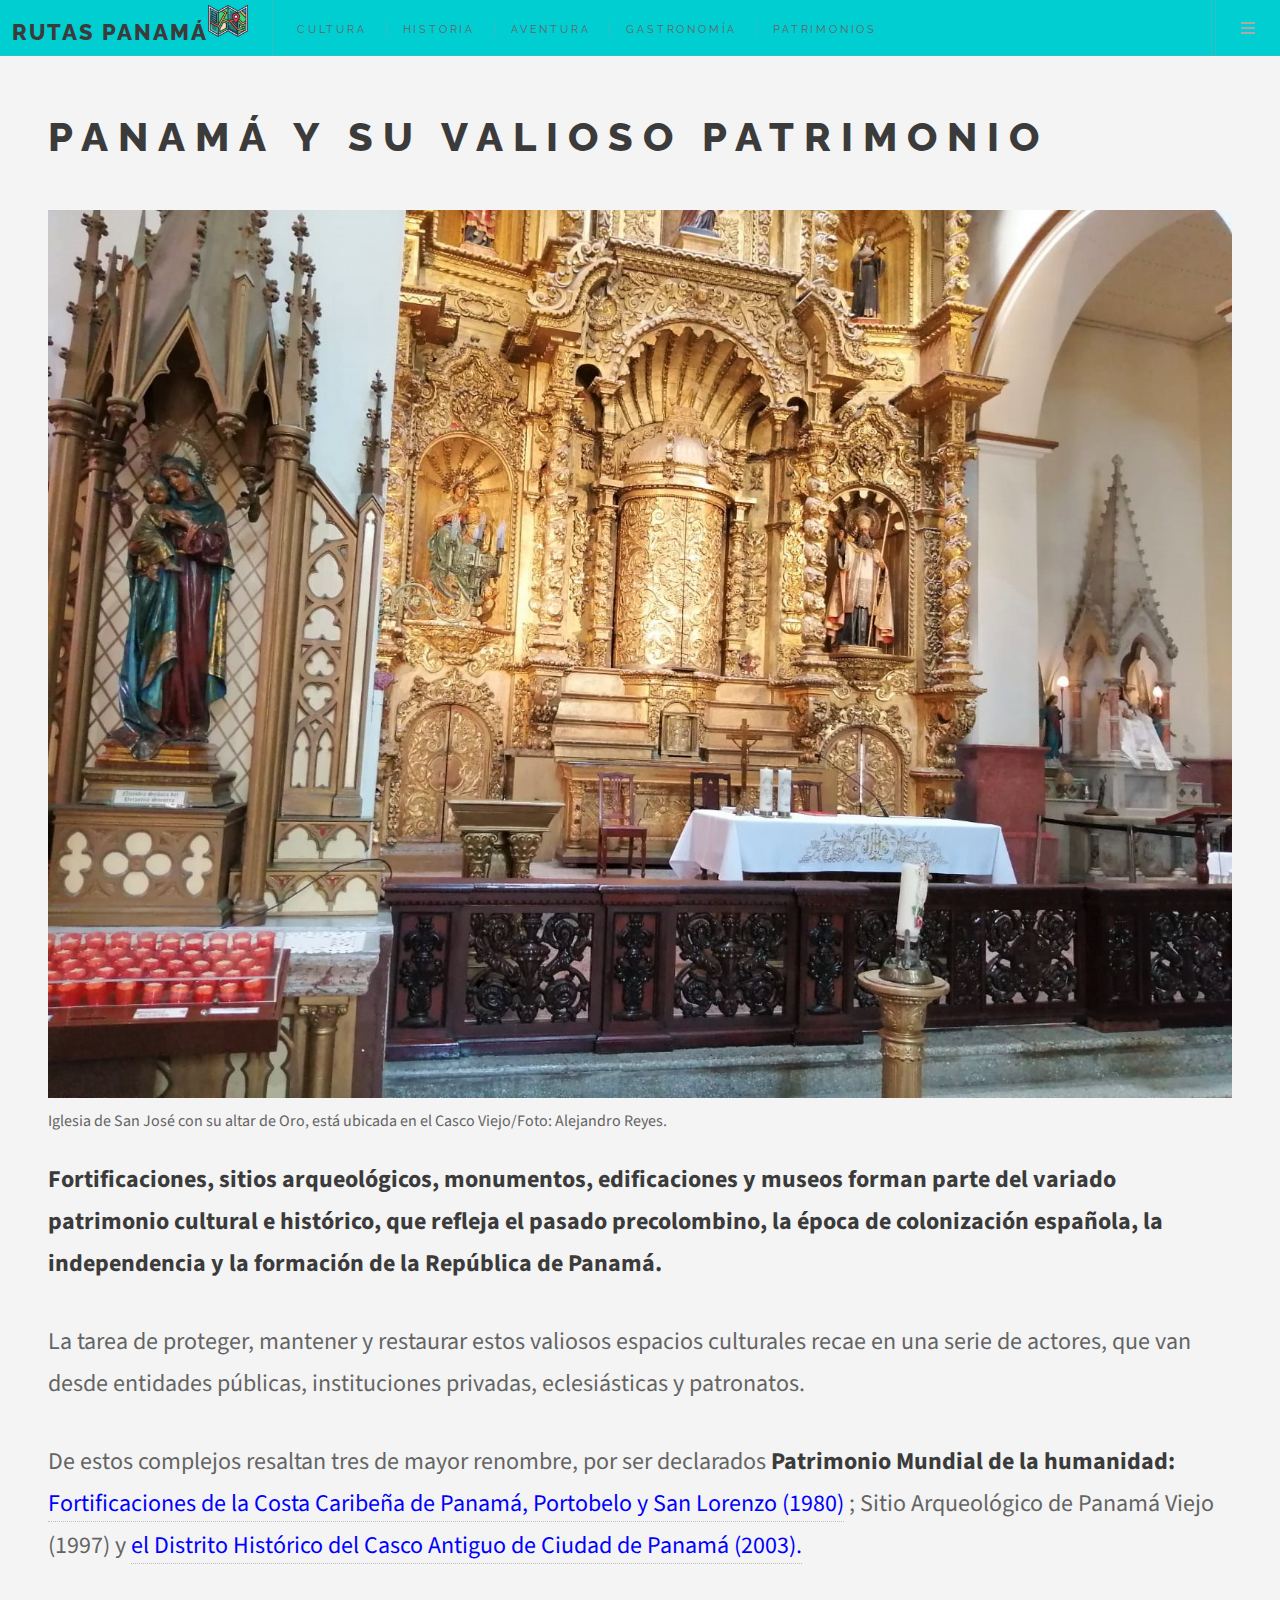
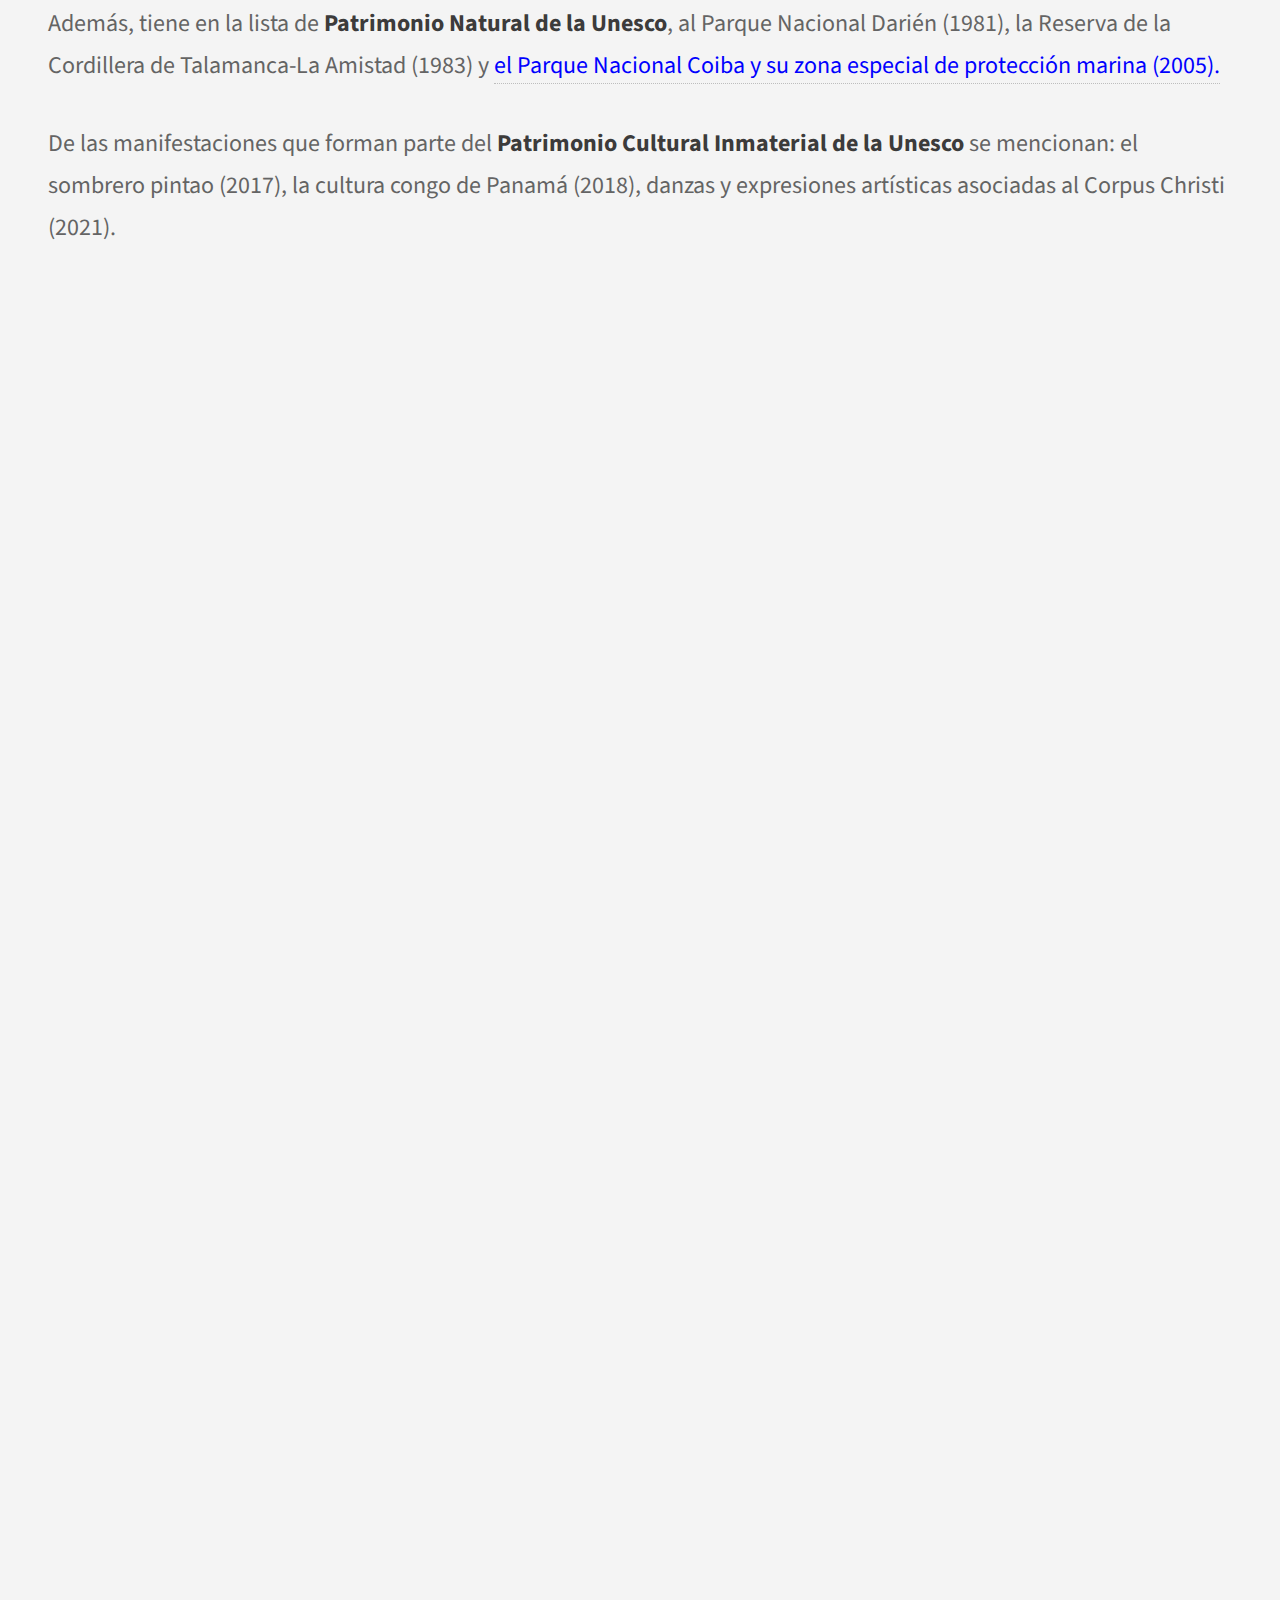
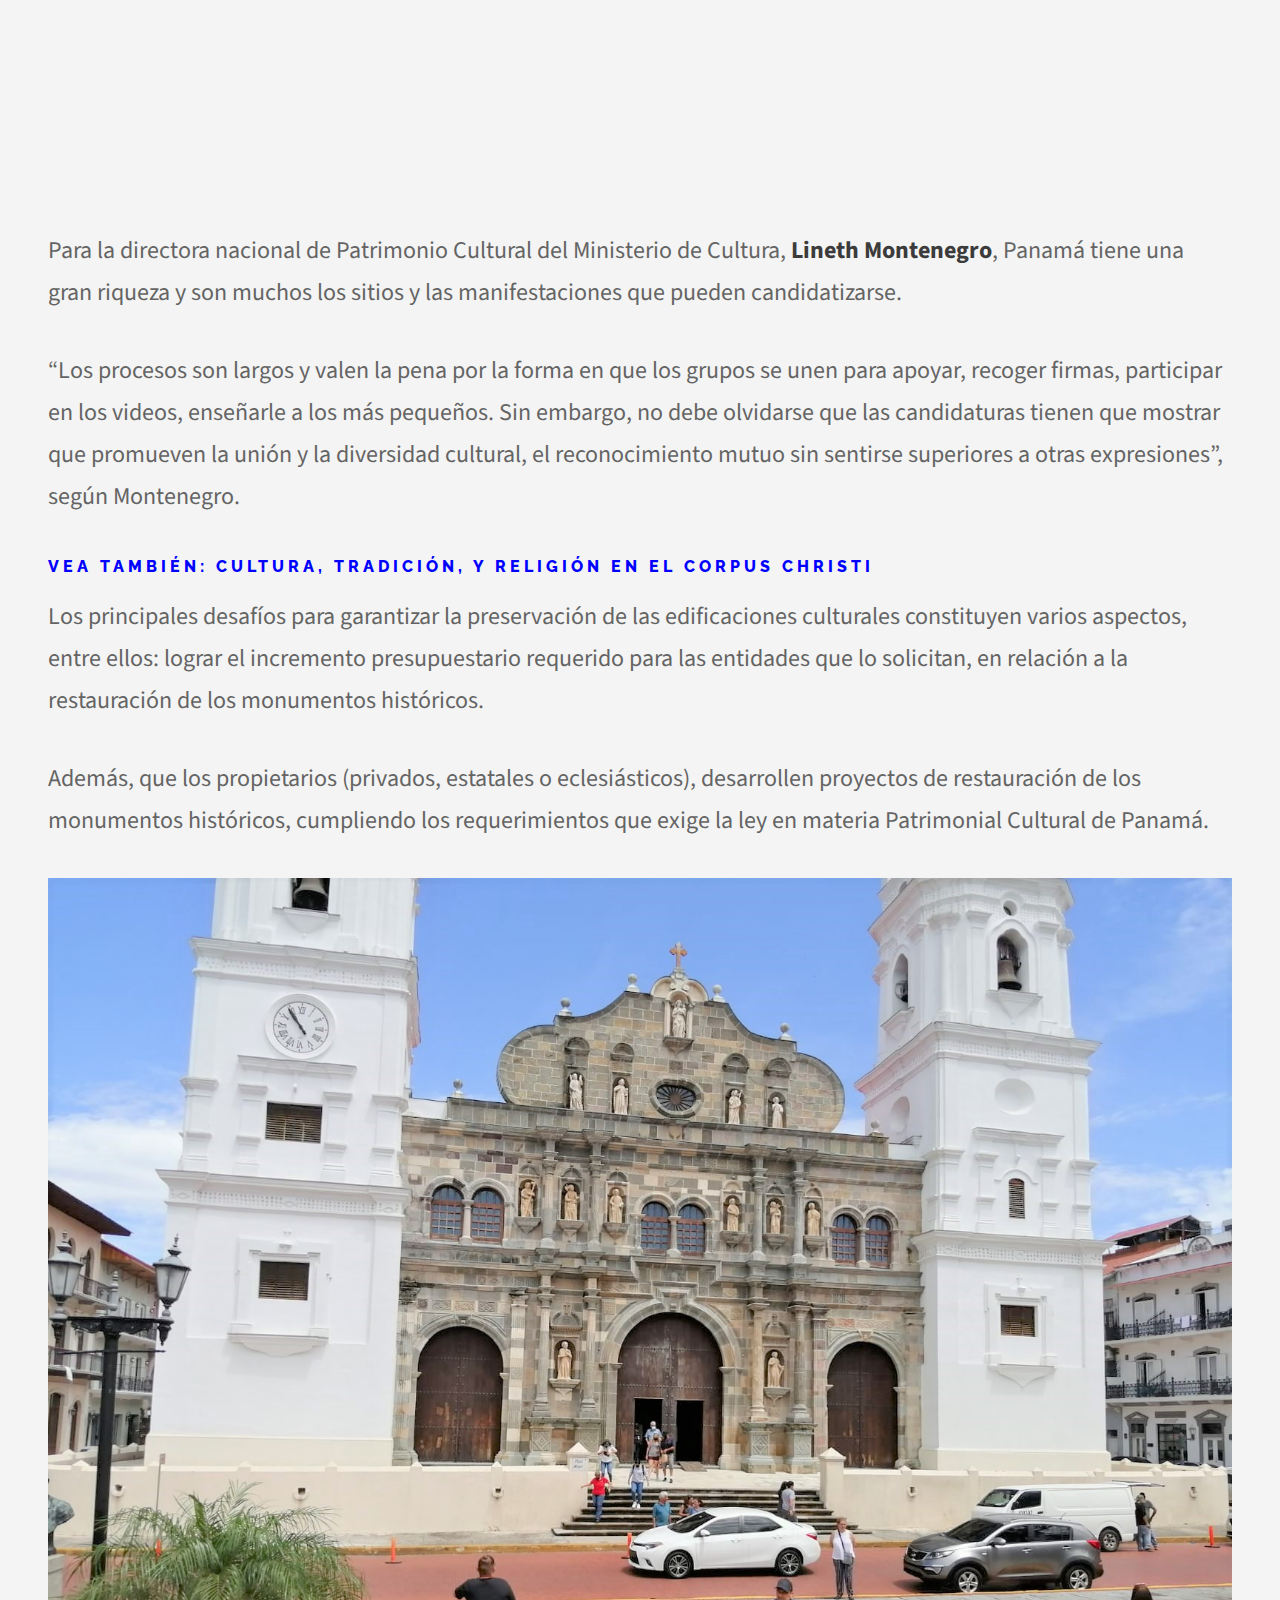
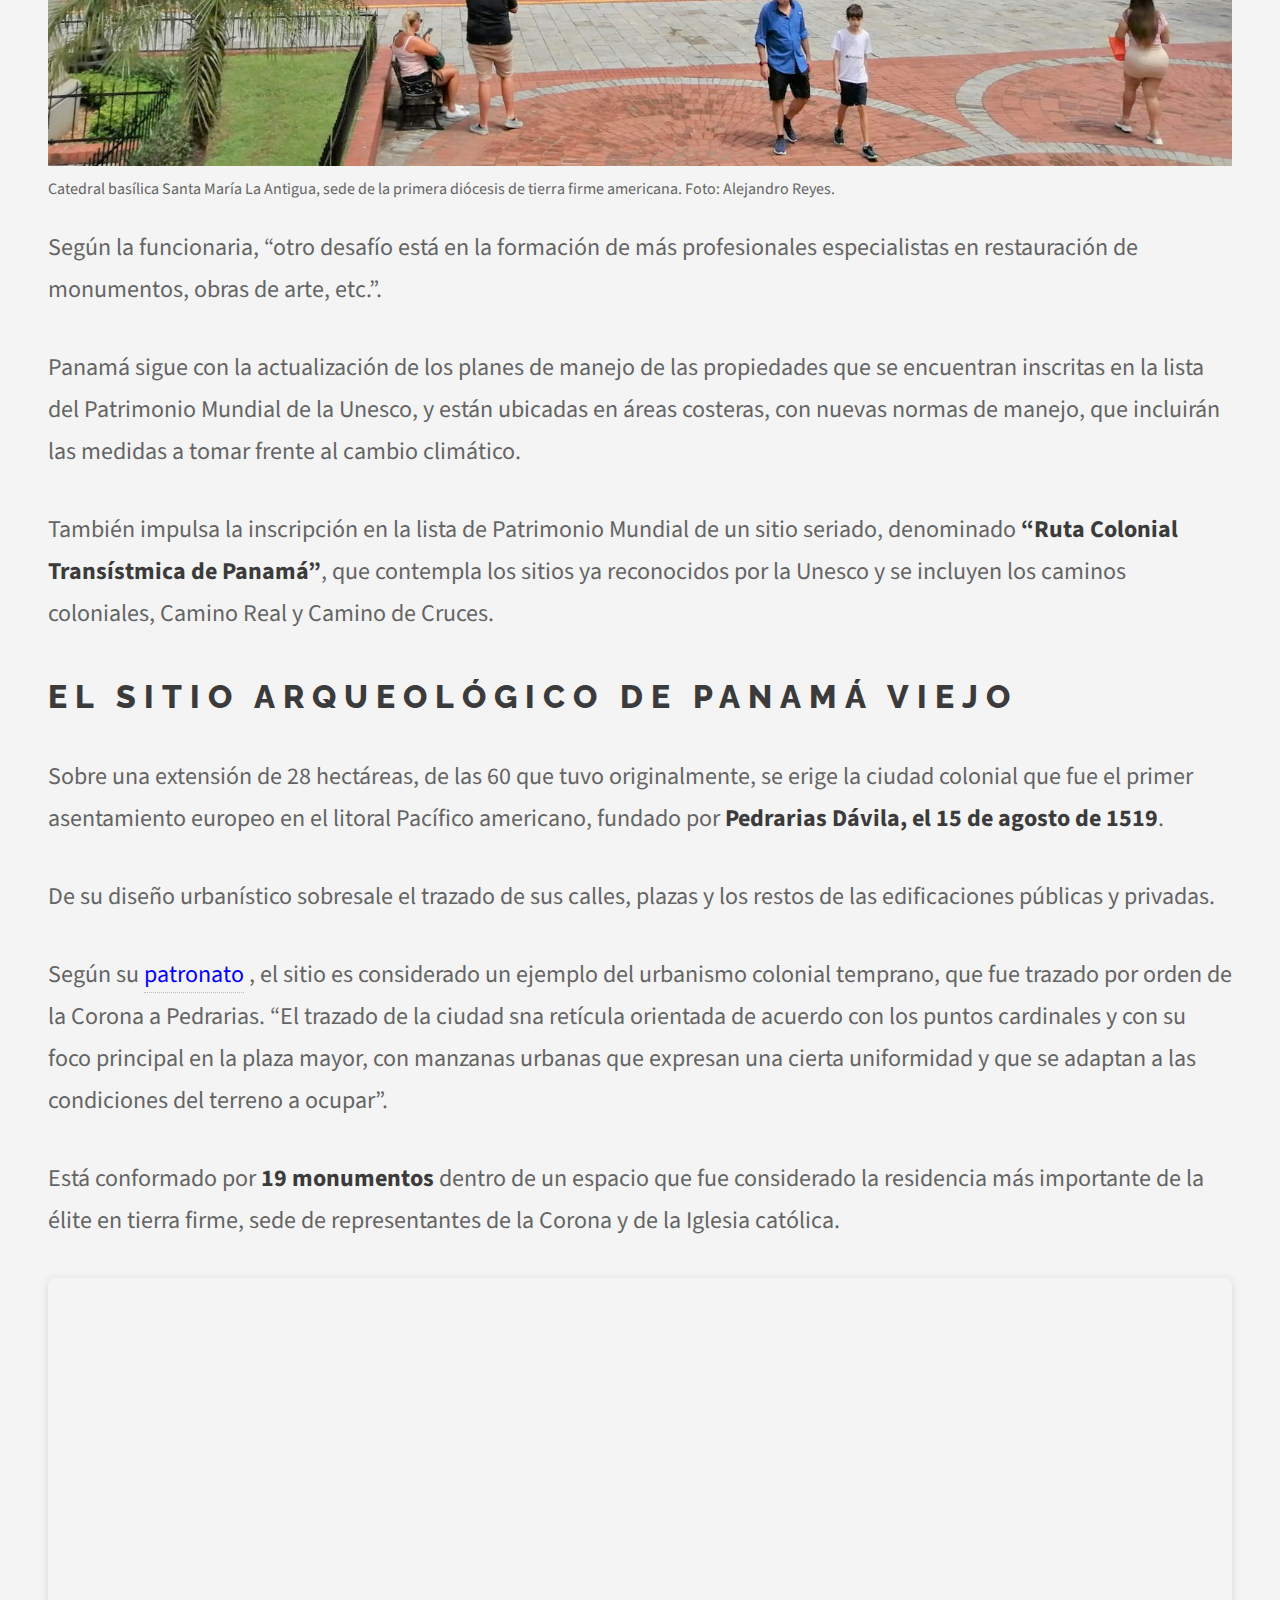
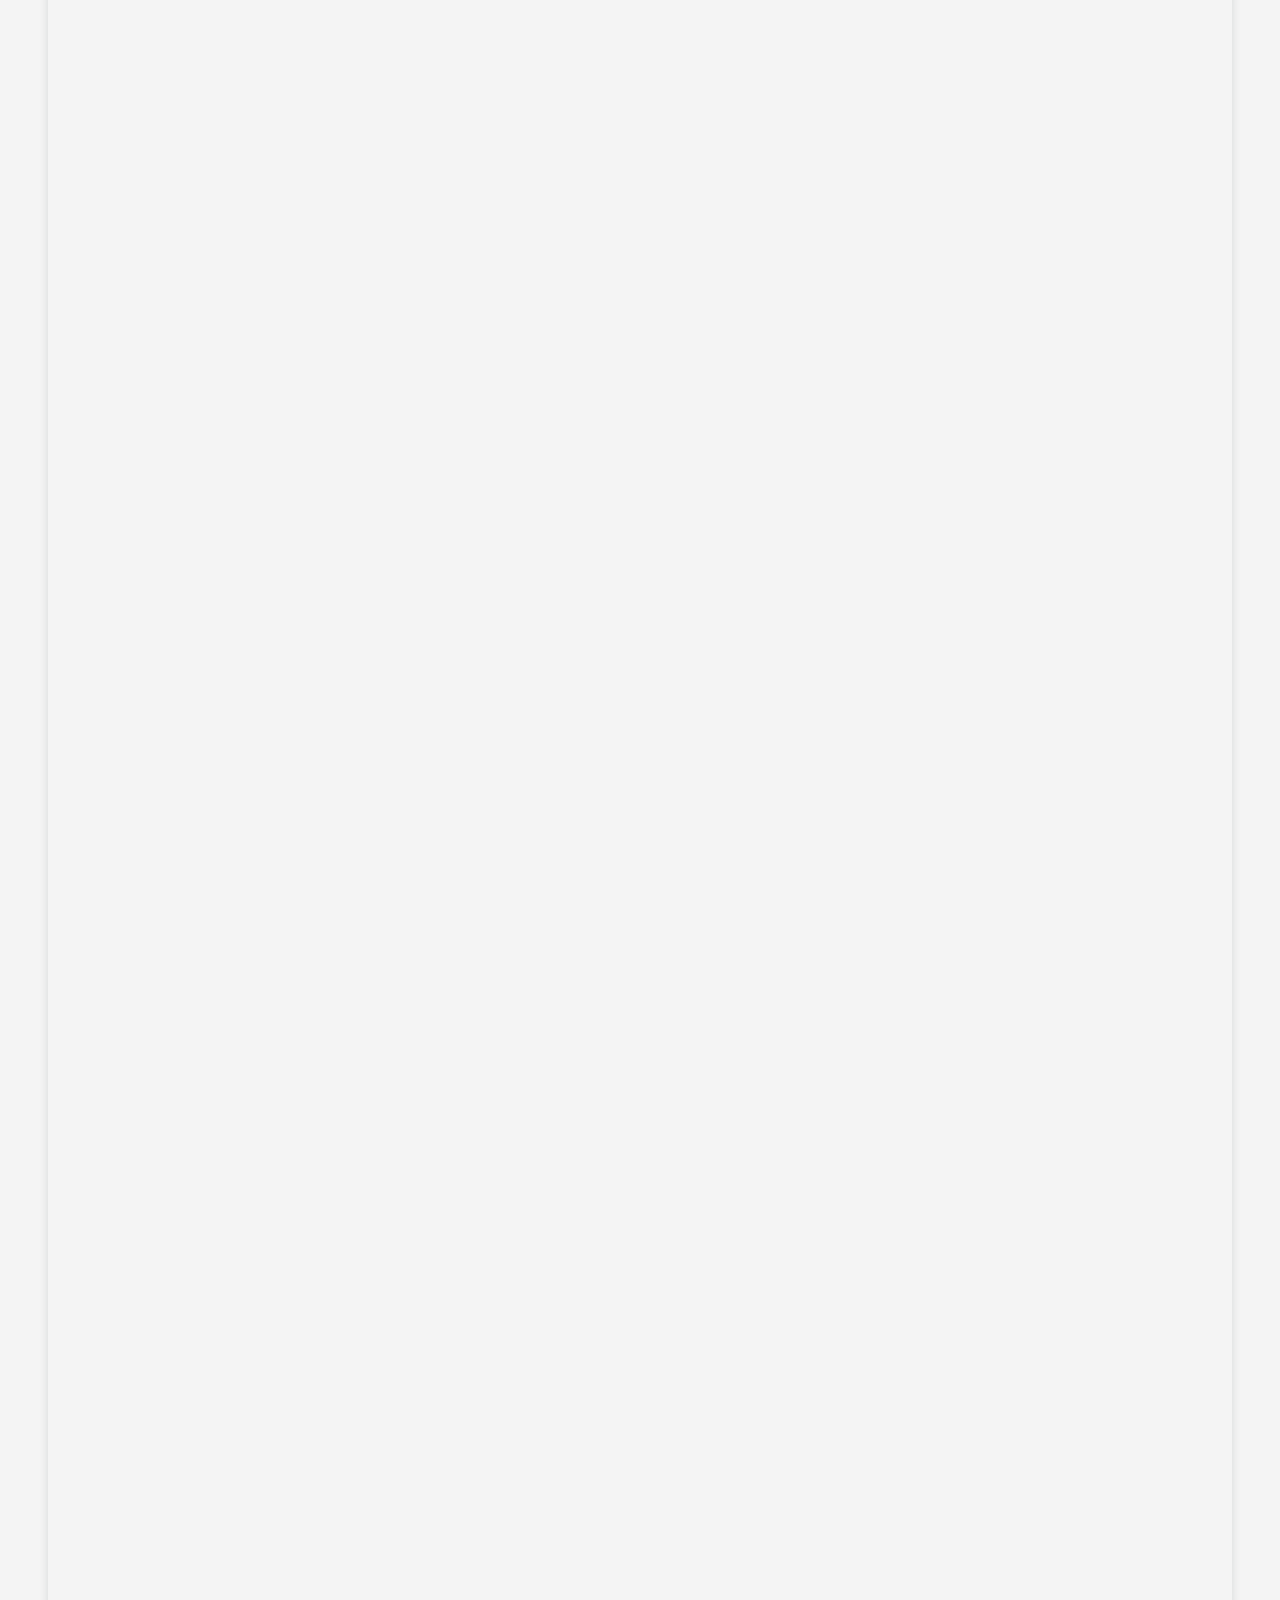
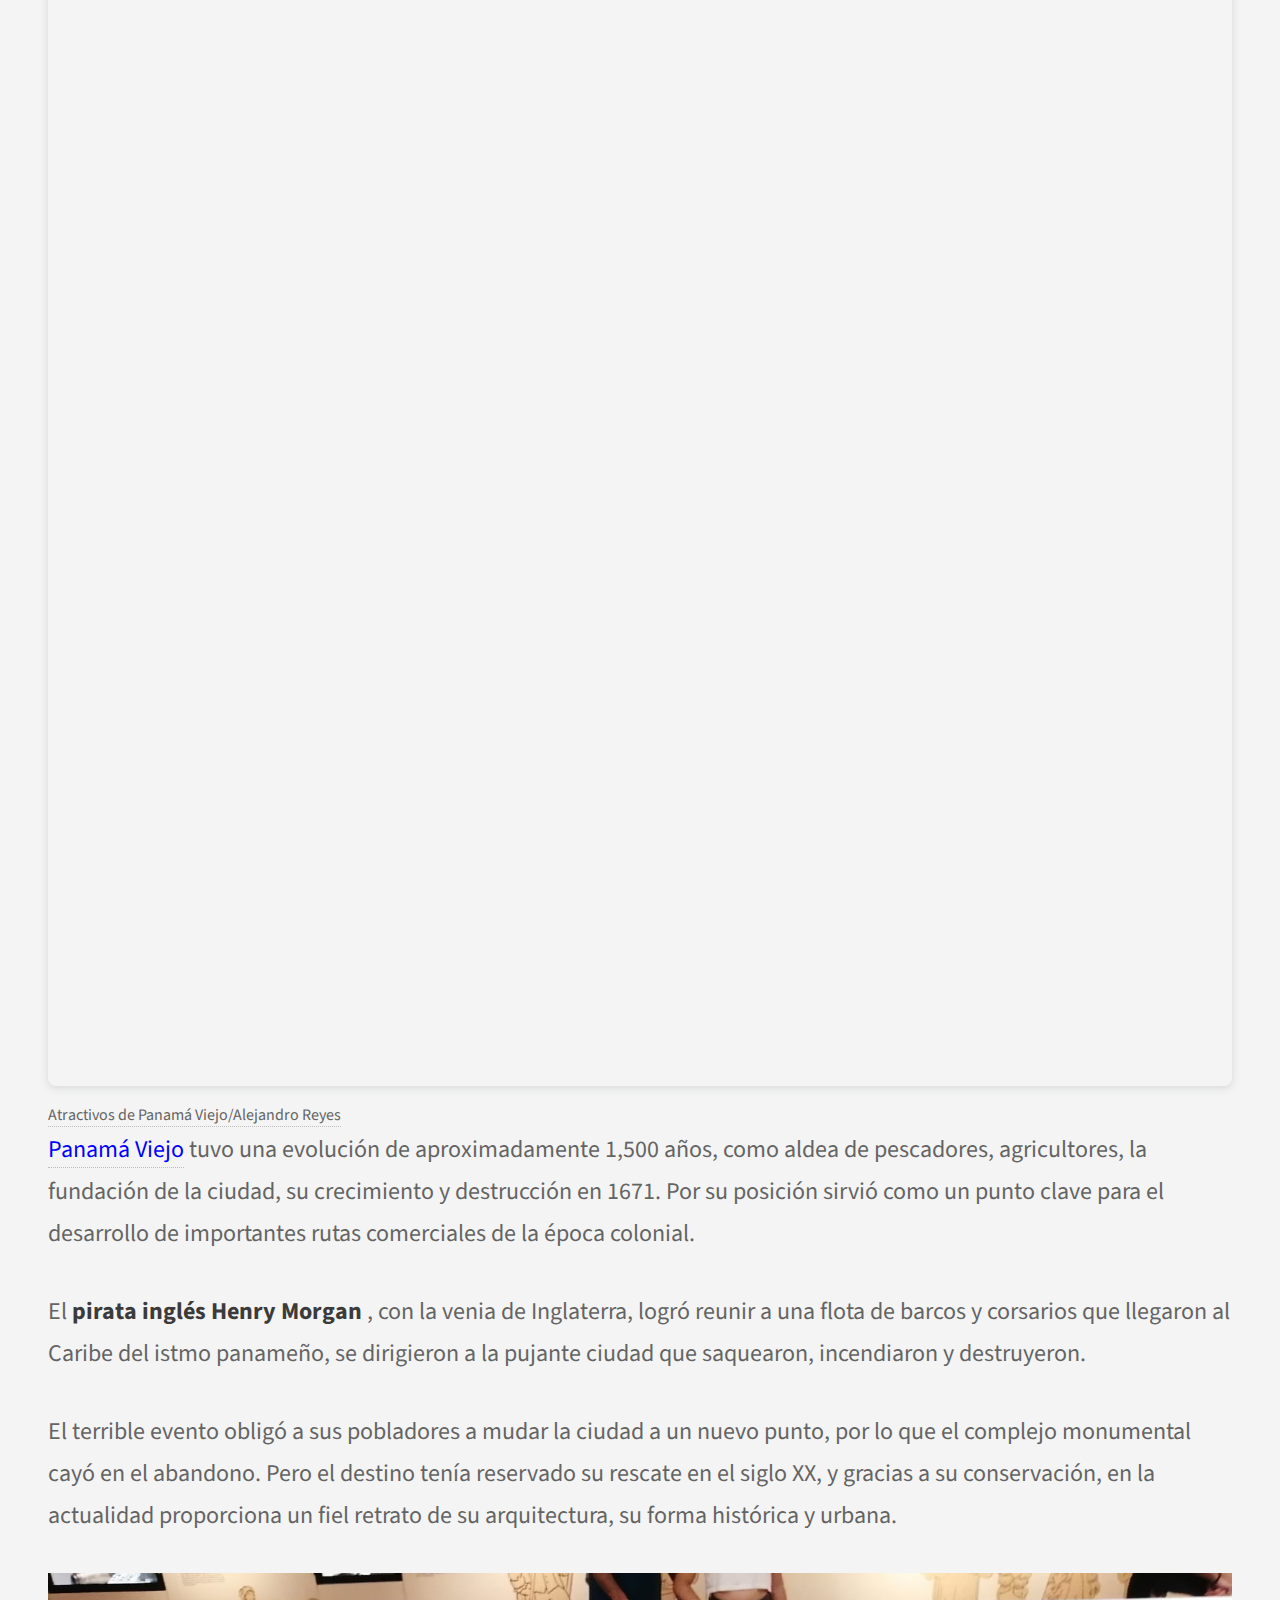
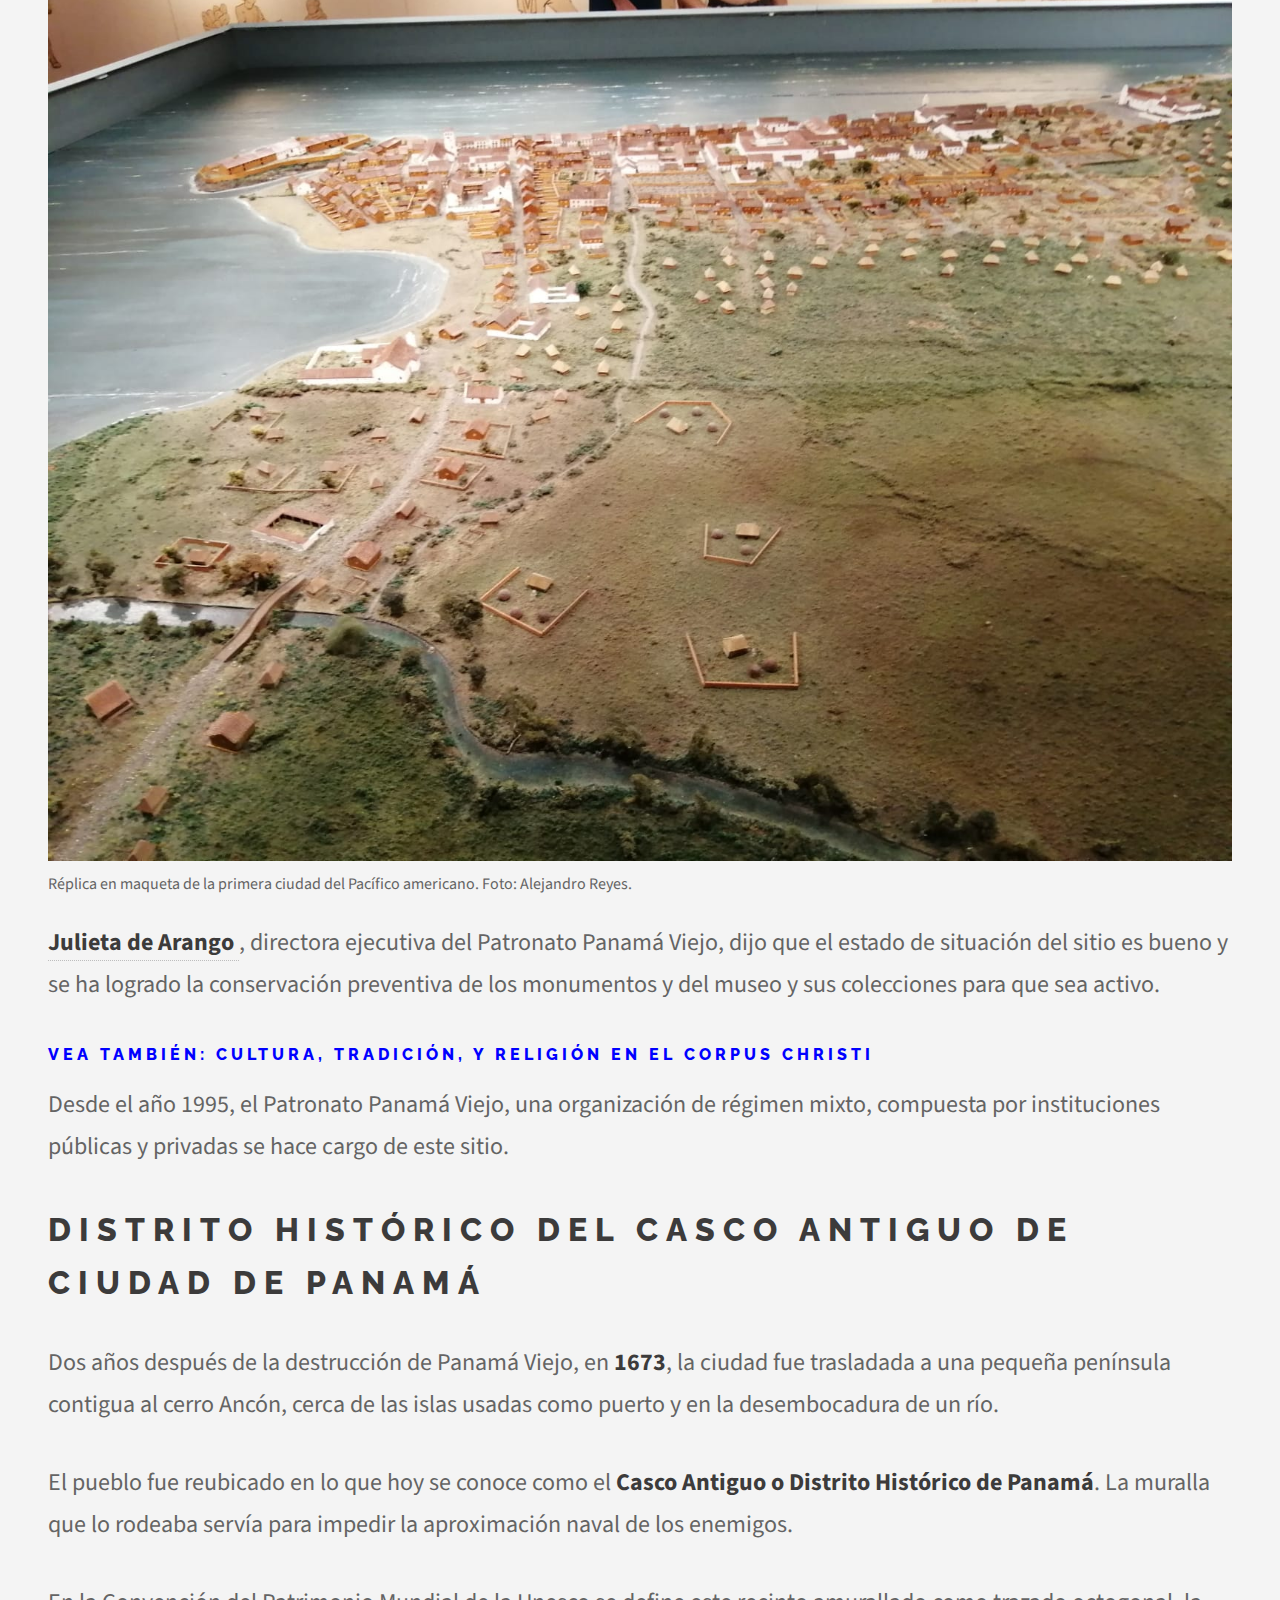
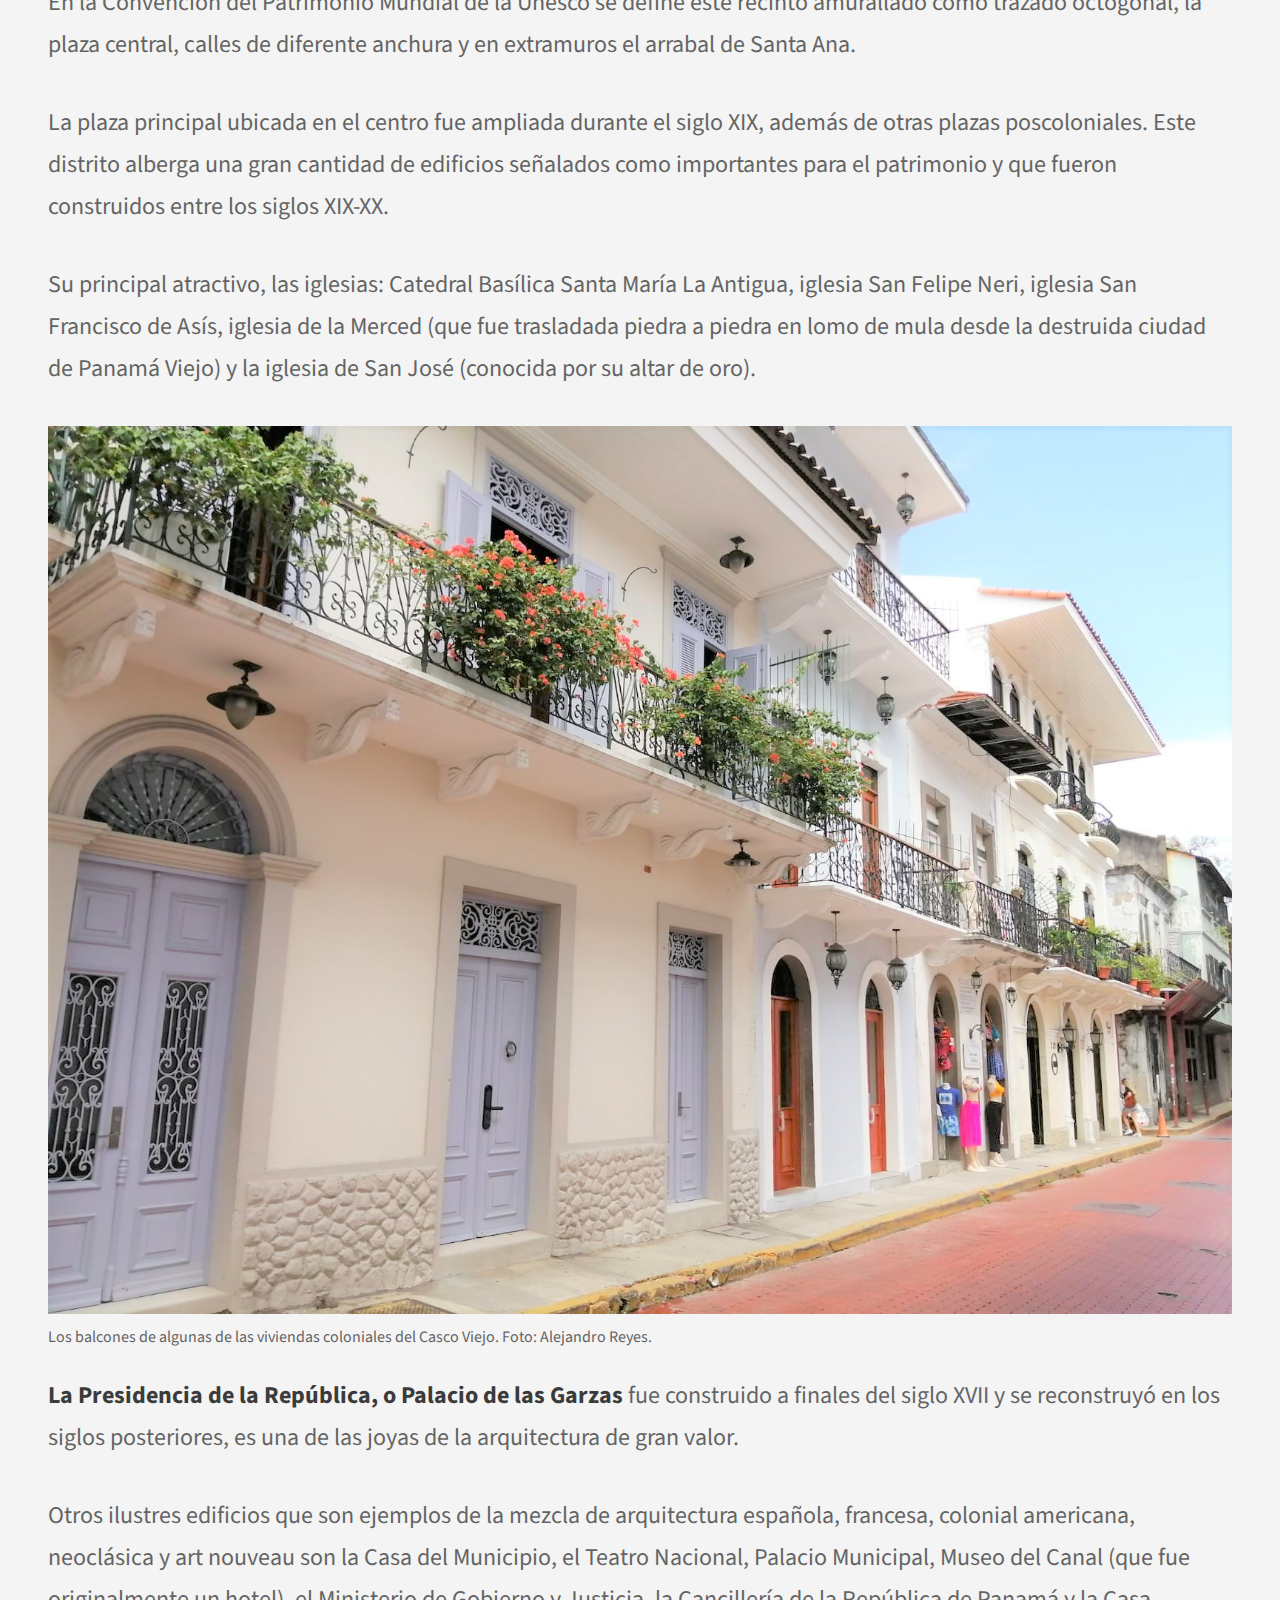
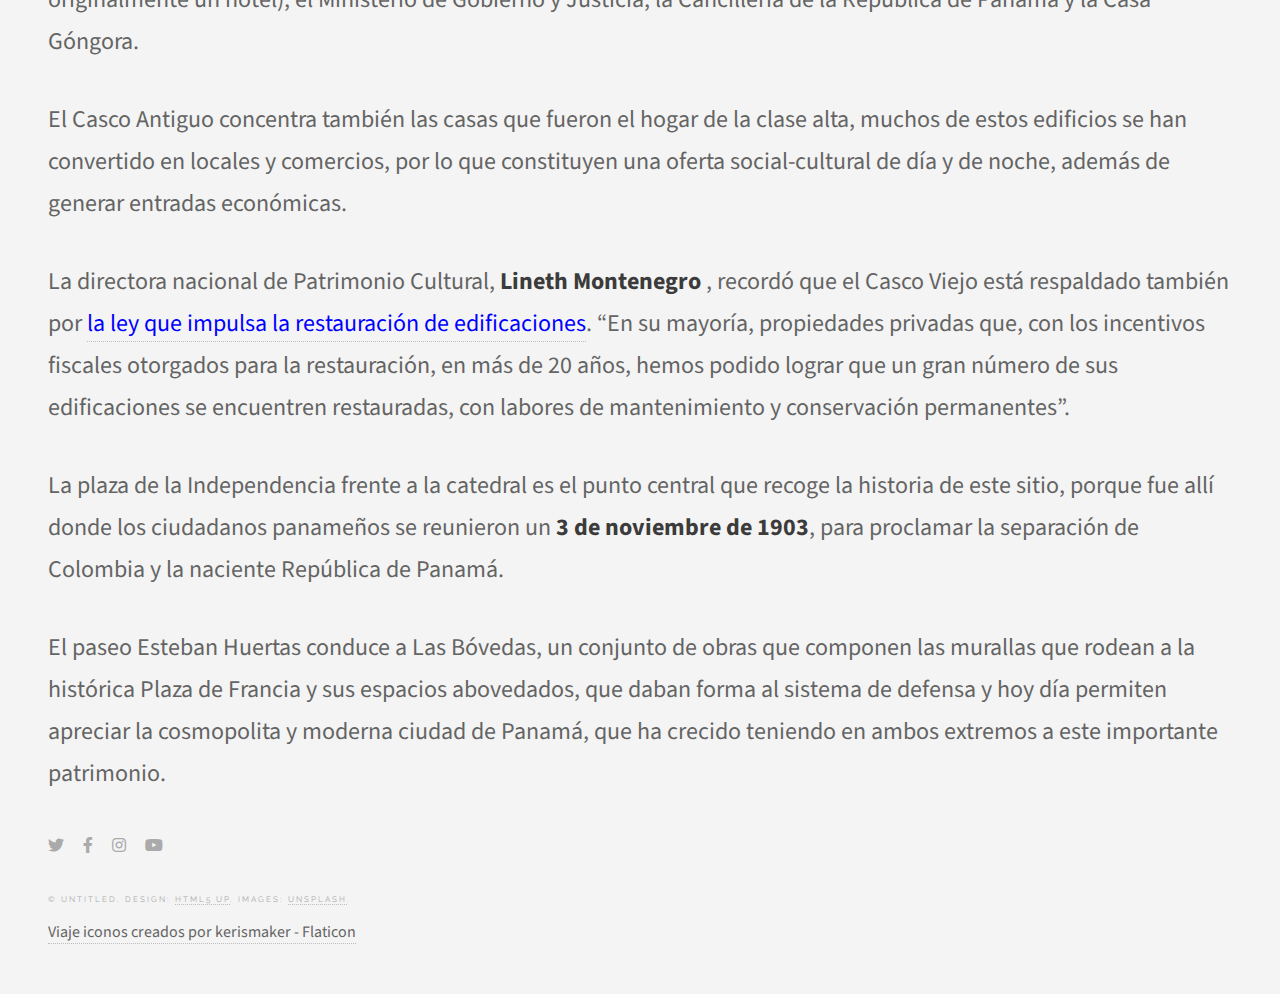
<file: panama-y-su-patrimonio.html>
<!DOCTYPE HTML>
<!--
	Future Imperfect by HTML5 UP
	html5up.net | @ajlkn
	Free for personal and commercial use under the CCA 3.0 license (html5up.net/license)
-->
<html>
	<head>
		<title>Rutas Panamá</title>
		<meta charset="utf-8" />
		<meta name="viewport" content="width=device-width, initial-scale=1, user-scalable=no" />
         <meta name="description" content="Conozca la riqueza cultural, histórica, gastronómica y natural de Panamá">
        <meta name="keywords" content="Panamá, cultura, gastronomía, historia, naturaleza, turismo, aventura, turismo panamá">
        <meta name="language" content="es_ES" />
        <meta property="og:site_name" content="Rutas Panamá" />
		<link rel="stylesheet" href="assets/css/main.css" />
	</head>
	<body class="is-preload">

		<!-- Wrapper -->
			<div id="wrapper">

				<!-- Header -->
					<header id="header">
						<h1><a href="index.html">Rutas Panamá<img src="logos/mapa.svg" widht="40px" height="40px"></a></h1>
						<nav class="links">
							<ul>
                                
                                
                                
								<li><a href="rutas-panama-cultura.html">CULTURA</a></li>
								<li><a href="rutas-panama-historia.html">HISTORIA</a></li>
								<li><a href="rutas-panama-aventura.html">AVENTURA</a></li>
								<li><a href="rutas-panama-gastronomia.html">GASTRONOMÍA</a></li>
								<li><a href="rutas-panama-patrimonios.html">PATRIMONIOS</a></li>
							</ul>
						</nav>
						<nav class="main">
							<ul>
								<li class="search">
									
									<form id="search" method="get" action="#">
										<input type="text" name="query" placeholder="Buscar" />
									</form>
								</li>
								<li class="menu">
									<a class="fa-bars" href="#menu">Menu</a>
								</li>
							</ul>
						</nav>
					</header>
                
                	<!-- Menu -->
					<section id="menu">

				

						<!-- Links -->
							<section>
								<ul class="links">
									<li>
										<a href="rutas-panama-cultura.html">
											<h3>CULTURA</h3>
											
										</a>
									</li>
									<li>
										<a href="rutas-panama-historia.html">
											<h3>HISTORIA</h3>
											
										</a>
									</li>
									<li>
										<a href="rutas-panama-aventura.html">
											<h3>AVENTURA</h3>
											
										</a>
									</li>
									<li>
										<a href="rutas-panama-gastronomia.html">
											<h3>GASTRONOMÍA</h3>
											
										</a>
									</li>
                                    <li>
										<a href="rutas-panama-patrimonios.html">
											<h3>PATRIMONIOS</h3>
											
										</a>
									</li>
								</ul>
				<ul>
								</ul>
							</section>

					</section>

				<!-- Main -->
						

        <div id="main">

            <div id="post">
                     <h3> Panamá y su valioso patrimonio</h3>
                
             <div class="img-notas">
            <img src="fotos/altardeoro.jpeg" width="100%" alt= "Iglesia de San José con su altar de Oro, está ubicada en el Casco Viejo"> 
                 <figcaption>Iglesia de San José con su altar de Oro, está ubicada en el Casco Viejo/Foto: Alejandro Reyes.</figcaption></div>
     

            </div>

            <div id="segundo">

    <p> <b>Fortificaciones, sitios arqueológicos, monumentos, edificaciones y museos forman parte del variado patrimonio cultural e histórico, que refleja el pasado precolombino, la época de colonización española, la independencia y la formación de la República de Panamá.</b></p>
                
                <p>La tarea de proteger, mantener y restaurar estos valiosos espacios culturales recae en una serie de actores, que van desde entidades públicas, instituciones privadas, eclesiásticas y patronatos.</p>
                
                <p>De estos complejos resaltan tres de mayor renombre, por ser declarados <b>Patrimonio Mundial de la humanidad:</b> 
                
                <a style="color:blue;"href="https://whc.unesco.org/es/list/135">Fortificaciones de la Costa Caribeña de Panamá, Portobelo y San Lorenzo (1980)</a> ; Sitio Arqueológico de Panamá Viejo (1997) y <a style="color:blue;"href="https://whc.unesco.org/es/list/790">el Distrito Histórico del Casco Antiguo de Ciudad de Panamá (2003).</a></p>
                
                <p>Además, tiene en la lista de <b>Patrimonio Natural de la Unesco</b>, al Parque Nacional Darién (1981), la Reserva de la Cordillera de Talamanca-La Amistad (1983) y <a style="color:blue;" href="https://whc.unesco.org/es/list/1138">el Parque Nacional Coiba y su zona especial de protección marina (2005).</a></p>
                    
                <p>De las manifestaciones que forman parte del <b>Patrimonio Cultural Inmaterial de la Unesco</b> se mencionan: el sombrero pintao (2017), la cultura congo de Panamá (2018), danzas y expresiones artísticas asociadas al Corpus Christi (2021).</p>
                
                <iframe src="https://uploads.knightlab.com/storymapjs/b00561711eb659ef8fbb04d9bc0f1c62/panama-y-su-patrimonio/index.html" frameborder="0" width="100%" height="1500"></iframe><p> </p>
                
                <p>Para la directora nacional de Patrimonio Cultural del Ministerio de Cultura, <b>Lineth Montenegro</b>, Panamá tiene una gran riqueza y son muchos los sitios y las manifestaciones que pueden candidatizarse.</p>
                
                <p>“Los procesos son largos y valen la pena por la forma en que los grupos se unen para apoyar, recoger firmas, participar en los videos, enseñarle a los más pequeños. Sin embargo, no debe olvidarse que las candidaturas tienen que mostrar que promueven la unión y la diversidad cultural, el reconocimiento mutuo sin sentirse superiores a otras expresiones”, según Montenegro.</p>
        
        <h4><a style="color:blue;" href="cultura-tradicion-religion-en-el-corpus-christi.html">Vea también: Cultura, tradición, y religión en el Corpus Christi</a> </h4>
                
                <p>Los principales desafíos para garantizar la preservación de las edificaciones culturales constituyen varios aspectos, entre ellos: lograr el incremento presupuestario requerido para las entidades que lo solicitan, en relación a la restauración de los monumentos históricos.</p>
                
                <p>Además, que los propietarios (privados, estatales o eclesiásticos), desarrollen proyectos de restauración de los monumentos históricos, cumpliendo los requerimientos que exige la ley en materia Patrimonial Cultural de Panamá.</p>
                
                
                <div class="img-notas">
              <img src="fotos/catedralmetropolitana.jpeg" width="100%" alt= "Catedral basílica Santa María La Antigua, sede de la primera diócesis de tierra firme americana"> 
                    <figcaption>Catedral basílica Santa María La Antigua, sede de la primera diócesis de tierra firme americana. Foto: Alejandro Reyes.</figcaption></div>
     
               
                
                <p>Según la funcionaria, “otro desafío está en la formación de más profesionales especialistas en restauración de monumentos, obras de arte, etc.”.</p>
                
                <p>Panamá sigue con la actualización de los planes de manejo de las propiedades que se encuentran inscritas en la lista del Patrimonio Mundial de la Unesco, y están ubicadas en áreas costeras, con nuevas normas de manejo, que incluirán las medidas a tomar frente al cambio climático.</p>
                
                <p>También impulsa la inscripción en la lista de Patrimonio Mundial de un sitio seriado, denominado <b>“Ruta Colonial Transístmica de Panamá”</b>, que contempla los sitios ya reconocidos por la Unesco y se incluyen los caminos coloniales, Camino Real y Camino de Cruces.</p>
                
                
                <h2>El Sitio Arqueológico de Panamá Viejo</h2>

                
                <p>Sobre una extensión de 28 hectáreas, de las 60 que tuvo originalmente, se erige la ciudad colonial que fue el primer asentamiento europeo en el litoral Pacífico americano, fundado por <b>Pedrarias Dávila, el 15 de agosto de 1519</b>.</p>
                
                <p>De su diseño urbanístico sobresale el trazado de sus calles, plazas y los restos de las edificaciones públicas y privadas.</p>
                
                <p>Según su <a style="color:blue;"href="https://www.patronatopanamaviejo.org/">patronato</a> , el sitio es considerado un ejemplo del urbanismo colonial temprano, que fue trazado por orden de la Corona a Pedrarias. “El trazado de la ciudad sna retícula orientada de acuerdo con los puntos cardinales y con su foco principal en la plaza mayor, con manzanas urbanas que expresan una cierta uniformidad y que se adaptan a las condiciones del terreno a ocupar”.</p>
                
                
                <p>Está conformado por <b>19 monumentos</b> dentro de un espacio que fue considerado la residencia más importante de la élite en tierra firme, sede de representantes de la Corona y de la Iglesia católica.</p>
                
                
                <div style="position: relative; width: 100%; height: 0; padding-top: 250.0000%; 
 padding-bottom: 48px; box-shadow: 0 2px 8px 0 rgba(63,69,81,0.16); margin-top: 1.6em; margin-bottom: 0.9em; overflow: hidden; 
 border-radius: 8px; will-change: transform;"> 

  <iframe loading="lazy" style="position: absolute; width: 100%; height: 100%; top: 0; left: 0; border: none; padding: 0;margin: 0;" 

    src="https:&#x2F;&#x2F;www.canva.com&#x2F;design&#x2F;DAFBSZOsCIA&#x2F;view?embed" allowfullscreen="allowfullscreen" allow="fullscreen"> 

  </iframe> 

</div> 
                
                <a href="https:&#x2F;&#x2F;www.canva.com&#x2F;design&#x2F;DAFBSZOsCIA&#x2F;view?utm_content=DAFBSZOsCIA&amp;utm_campaign=designshare&amp;utm_medium=embeds&amp;utm_source=link" target="_blank" rel="noopener">Atractivos de Panamá Viejo/Alejandro Reyes</a>
                
                <p><a style="color:blue;"href="https://youtu.be/P1SssbEmras">Panamá Viejo</a> tuvo una evolución de aproximadamente 1,500 años, como aldea de pescadores, agricultores, la fundación de la ciudad, su crecimiento y destrucción en 1671. Por su posición sirvió como un punto clave para el desarrollo de importantes rutas comerciales de la época colonial.</p>
                
                <p>El <b>pirata inglés Henry Morgan </b>, con la venia de Inglaterra, logró reunir a una flota de barcos y corsarios que llegaron al Caribe del istmo panameño, se dirigieron a la pujante ciudad que saquearon, incendiaron y destruyeron.</p>
                
                <p>El terrible evento obligó a sus pobladores a mudar la ciudad a un nuevo punto, por lo que el complejo monumental cayó en el abandono. Pero el destino tenía reservado su rescate en el siglo XX, y gracias a su conservación, en la actualidad proporciona un fiel retrato de su arquitectura, su forma histórica y urbana.</p>
                
                <div class="img-notas">
                <img src="fotos/maqueta.jpeg" width="100%" alt= "Réplica en maqueta de la primera ciudad del Pacífico americano"> 
                    <figcaption>Réplica en maqueta de la primera ciudad del Pacífico americano. Foto: Alejandro Reyes.</figcaption> </div>
                
                
                <p><b>  <a href="https://www.youtube.com/watch?v=uFhgPXoFJ98&t=48s" target="_blank" rel="noopener noreferrer"> Julieta de Arango </a></b>, directora ejecutiva del Patronato Panamá Viejo, dijo que el estado de situación del sitio es bueno y se ha logrado la conservación preventiva de los monumentos y del museo y sus colecciones para que sea activo.</p>

        <h4><a style="color:blue;" href="un-pais-de-riquezas-naturales.html">Vea también: Cultura, tradición, y religión en el Corpus Christi</a> </h4>
                
                <p>Desde el año 1995, el Patronato Panamá Viejo, una organización de régimen mixto, compuesta por instituciones públicas y privadas se hace cargo de este sitio.</p>
                
                    
            
                
                 <h2>Distrito Histórico del Casco Antiguo de Ciudad de Panamá</h2>
                
                
                <p>Dos años después de la destrucción de Panamá Viejo, en <b>1673</b>, la ciudad fue trasladada a una pequeña península contigua al cerro Ancón, cerca de las islas usadas como puerto y en la desembocadura de un río.</p>
                
                <p>El pueblo fue reubicado en lo que hoy se conoce como el <b>Casco Antiguo o Distrito Histórico de Panamá</b>. La muralla que lo rodeaba servía para impedir la aproximación naval de los enemigos.</p>
              
                
                <p>En la Convención del Patrimonio Mundial de la Unesco se define este recinto amurallado como trazado octogonal, la plaza central, calles de diferente anchura y en extramuros el arrabal de Santa Ana.</p>
                
                <p>La plaza principal ubicada en el centro fue ampliada durante el siglo XIX, además de otras plazas poscoloniales. Este distrito alberga una gran cantidad de edificios señalados como importantes para el patrimonio y que fueron construidos entre los siglos XIX-XX.</p>
            
                <p>Su principal atractivo, las iglesias: Catedral Basílica Santa María La Antigua, iglesia San Felipe Neri, iglesia San Francisco de Asís, iglesia de la Merced (que fue trasladada piedra a piedra en lomo de mula desde la destruida ciudad de Panamá Viejo) y la iglesia de San José (conocida por su altar de oro).</p>
                
                  
                <div class="img-notas">
                 <img src="fotos/balcones.jpeg" width="100%" alt= "Los balcones de algunas de las viviendas coloniales del Casco Viejo"> 
                    <figcaption>Los balcones de algunas de las viviendas coloniales del Casco Viejo. Foto: Alejandro Reyes.</figcaption></div>
                
                
                <p><b>La Presidencia de la República, o Palacio de las Garzas</b> fue construido a finales del siglo XVII y se reconstruyó en los siglos posteriores, es una de las joyas de la arquitectura de gran valor.</p>
                
                <p>Otros ilustres edificios que son ejemplos de la mezcla de arquitectura española, francesa, colonial americana, neoclásica y art nouveau son la Casa del Municipio, el Teatro Nacional, Palacio Municipal, Museo del Canal (que fue originalmente un hotel), el Ministerio de Gobierno y Justicia, la Cancillería de la República de Panamá y la Casa Góngora.</p>
                
                <p>El Casco Antiguo concentra también las casas que fueron el hogar de la clase alta, muchos de estos edificios se han convertido en locales y comercios, por lo que constituyen una oferta social-cultural de día y de noche, además de generar entradas económicas.</p>
                
    <div class="flourish-embed flourish-chart" data-src="visualisation/10017097"><script src="https://public.flourish.studio/resources/embed.js"></script></div> <p></p>
            
                
                <p>La directora nacional de Patrimonio Cultural, <b>Lineth Montenegro</b> , recordó que el Casco Viejo está respaldado también por 
                    <a style="color:blue;"href="https://www.asamblea.gob.pa/APPS/LEGISPAN/PDF_NORMAS/2010/2017/2017_632_0284.pdf">la ley que impulsa la restauración de edificaciones</a>. “En su mayoría, propiedades privadas que, con los incentivos fiscales otorgados para la restauración, en más de 20 años, hemos podido lograr que un gran número de sus edificaciones se encuentren restauradas, con labores de mantenimiento y conservación permanentes”.</p>
                
                <p>La plaza de la Independencia frente a la catedral es el punto central que recoge la historia de este sitio, porque fue allí donde los ciudadanos panameños se reunieron un <b>3 de noviembre de 1903</b>, para proclamar la separación de Colombia y la naciente República de Panamá.</p>
                
                <p>El paseo Esteban Huertas conduce a Las Bóvedas, un conjunto de obras que componen las murallas que rodean a la histórica Plaza de Francia y sus espacios abovedados, que daban forma al sistema de defensa y hoy día permiten apreciar la cosmopolita y moderna ciudad de Panamá, que ha crecido teniendo en ambos extremos a este importante patrimonio.</p>
            
                  
    
   
	<!-- Footer -->
													<section id="footer">
								<ul class="icons">
									<li><a href="https://twitter.com/PanamaRutas" class="icon brands fa-twitter" target="_blank" rel="noopener noreferrer"><span class="label">Twitter</span></a></li>
									<li><a href="https://www.facebook.com/Rutas-Panamá-112274141512993/" class="icon brands fa-facebook-f" target="_blank" rel="noopener noreferrer"><span class="label">Facebook</span></a></li>
									<li><a href="https://www.instagram.com/rutaspanama3/" class="icon brands fa-instagram" target="_blank" rel="noopener noreferrer"><span class="label" >Instagram</span></a></li>
									
                                    <li> <a href="https://www.youtube.com/channel/UCqc8lhRxhG6-PNZRrA8NxuA" i class="fab fa-youtube" target="_blank" rel="noopener noreferrer"><span class="label">YouTube</span></a></li>
								</ul>
								<p class="copyright">&copy; Untitled. Design: <a href="http://html5up.net">HTML5 UP</a>. Images: <a href="http://unsplash.com">Unsplash</a>.</p>
                                <a href="https://www.flaticon.es/iconos-gratis/viaje" title="viaje iconos" target="_blank" rel="noopener noreferrer">Viaje iconos creados por kerismaker - Flaticon</a>

                </section>


			</div>

		<!-- Scripts -->
			<script src="assets/js/jquery.min.js"></script>
			<script src="assets/js/browser.min.js"></script>
			<script src="assets/js/breakpoints.min.js"></script>
			<script src="assets/js/util.js"></script>
			<script src="assets/js/main.js"></script>


               

  
                </div>

 
        </div>
 

</body>

 

</html>
</file>
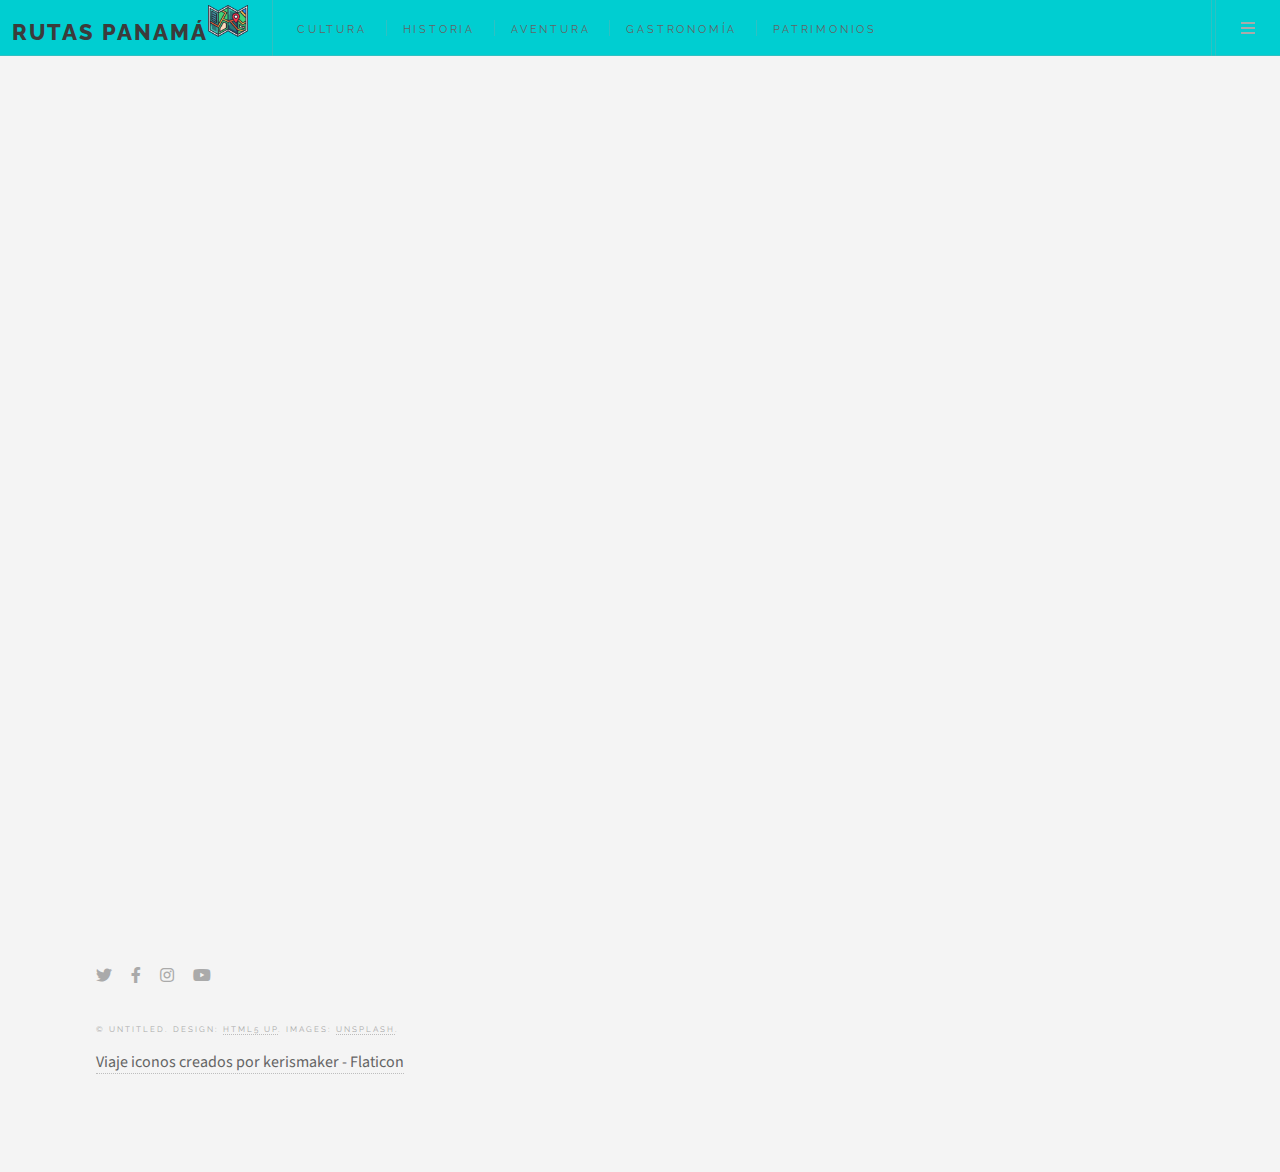
<file: provincias-y-comarcas-de-panama.html>
<!DOCTYPE HTML>
<!--
	Future Imperfect by HTML5 UP
	html5up.net | @ajlkn
	Free for personal and commercial use under the CCA 3.0 license (html5up.net/license)
-->
<html>
	<head>
		<title>Rutas Panamá</title>
		<meta charset="utf-8" />
		<meta name="viewport" content="width=device-width, initial-scale=1, user-scalable=no" />
         <meta name="description" content="Conozca la riqueza cultural, histórica, gastronómica y natural de Panamá">
        <meta name="keywords" content="Panamá, cultura, gastronomía, historia, naturaleza, turismo, aventura, turismo panamá">
        <meta name="language" content="es_ES" />
        <meta property="og:site_name" content="Rutas Panamá" />
		<link rel="stylesheet" href="assets/css/main.css" />
	</head>
	<body class="is-preload">

		<!-- Wrapper -->
			<div id="wrapper">

				<!-- Header -->
					<header id="header">
						<h1><a href="index.html">Rutas Panamá<img src="logos/mapa.svg" widht="40px" height="40px"></a></h1>
						<nav class="links">
							<ul>
                                
                                
                                
								<li><a href="rutas-panama-cultura.html">CULTURA</a></li>
								<li><a href="rutas-panama-historia.html">HISTORIA</a></li>
								<li><a href="rutas-panama-aventura.html">AVENTURA</a></li>
								<li><a href="rutas-panama-gastronomia.html">GASTRONOMÍA</a></li>
								<li><a href="rutas-panama-patrimonios.html">PATRIMONIOS</a></li>
							</ul>
						</nav>
						<nav class="main">
							<ul>
								<li class="search">
									
									<form id="search" method="get" action="#">
										<input type="text" name="query" placeholder="Buscar" />
									</form>
								</li>
								<li class="menu">
									<a class="fa-bars" href="#menu">Menu</a>
								</li>
							</ul>
						</nav>
					</header>
                
                	<!-- Menu -->
					<section id="menu">

				

						<!-- Links -->
							<section>
								<ul class="links">
									<li>
										<a href="rutas-panama-cultura.html">
											<h3>CULTURA</h3>
											
										</a>
									</li>
									<li>
										<a href="rutas-panama-historia.html">
											<h3>HISTORIA</h3>
											
										</a>
									</li>
									<li>
										<a href="rutas-panama-aventura.html">
											<h3>AVENTURA</h3>
											
										</a>
									</li>
									<li>
										<a href="rutas-panama-gastronomia.html">
											<h3>GASTRONOMÍA</h3>
											
										</a>
									</li>
                                    <li>
										<a href="rutas-panama-patrimonios.html">
											<h3>PATRIMONIOS</h3>
											
										</a>
									</li>
								</ul>
				<ul>
								</ul>
							</section>

					</section>
				

        <div id="contenido">
            
   <iframe src="https://uploads.knightlab.com/storymapjs/f52c182bcd606495323aecedc4cfc436/provincias-y-poblacion-de-panama/index.html" frameborder="0" width="100%" height="800"></iframe>
            
            <section id="footer">
								<ul class="icons">
									<li><a href="https://twitter.com/PanamaRutas" class="icon brands fa-twitter" target="_blank" rel="noopener noreferrer"><span class="label">Twitter</span></a></li>
									<li><a href="https://www.facebook.com/Rutas-Panamá-112274141512993/" class="icon brands fa-facebook-f" target="_blank" rel="noopener noreferrer"><span class="label">Facebook</span></a></li>
									<li><a href="https://www.instagram.com/rutaspanama3/" class="icon brands fa-instagram" target="_blank" rel="noopener noreferrer"><span class="label" >Instagram</span></a></li>
									
                                    <li> <a href="https://www.youtube.com/channel/UCqc8lhRxhG6-PNZRrA8NxuA" i class="fab fa-youtube" target="_blank" rel="noopener noreferrer"><span class="label">YouTube</span></a></li>
								</ul>
								<p class="copyright">&copy; Untitled. Design: <a href="http://html5up.net">HTML5 UP</a>. Images: <a href="http://unsplash.com">Unsplash</a>.</p>
                                <a href="https://www.flaticon.es/iconos-gratis/viaje" title="viaje iconos" target="_blank" rel="noopener noreferrer">Viaje iconos creados por kerismaker - Flaticon</a>
                   </section>


			

		<!-- Scripts -->
			<script src="assets/js/jquery.min.js"></script>
			<script src="assets/js/browser.min.js"></script>
			<script src="assets/js/breakpoints.min.js"></script>
			<script src="assets/js/util.js"></script>
			<script src="assets/js/main.js"></script>

       </div>

 
                </div> 
    </body></html>
</file>
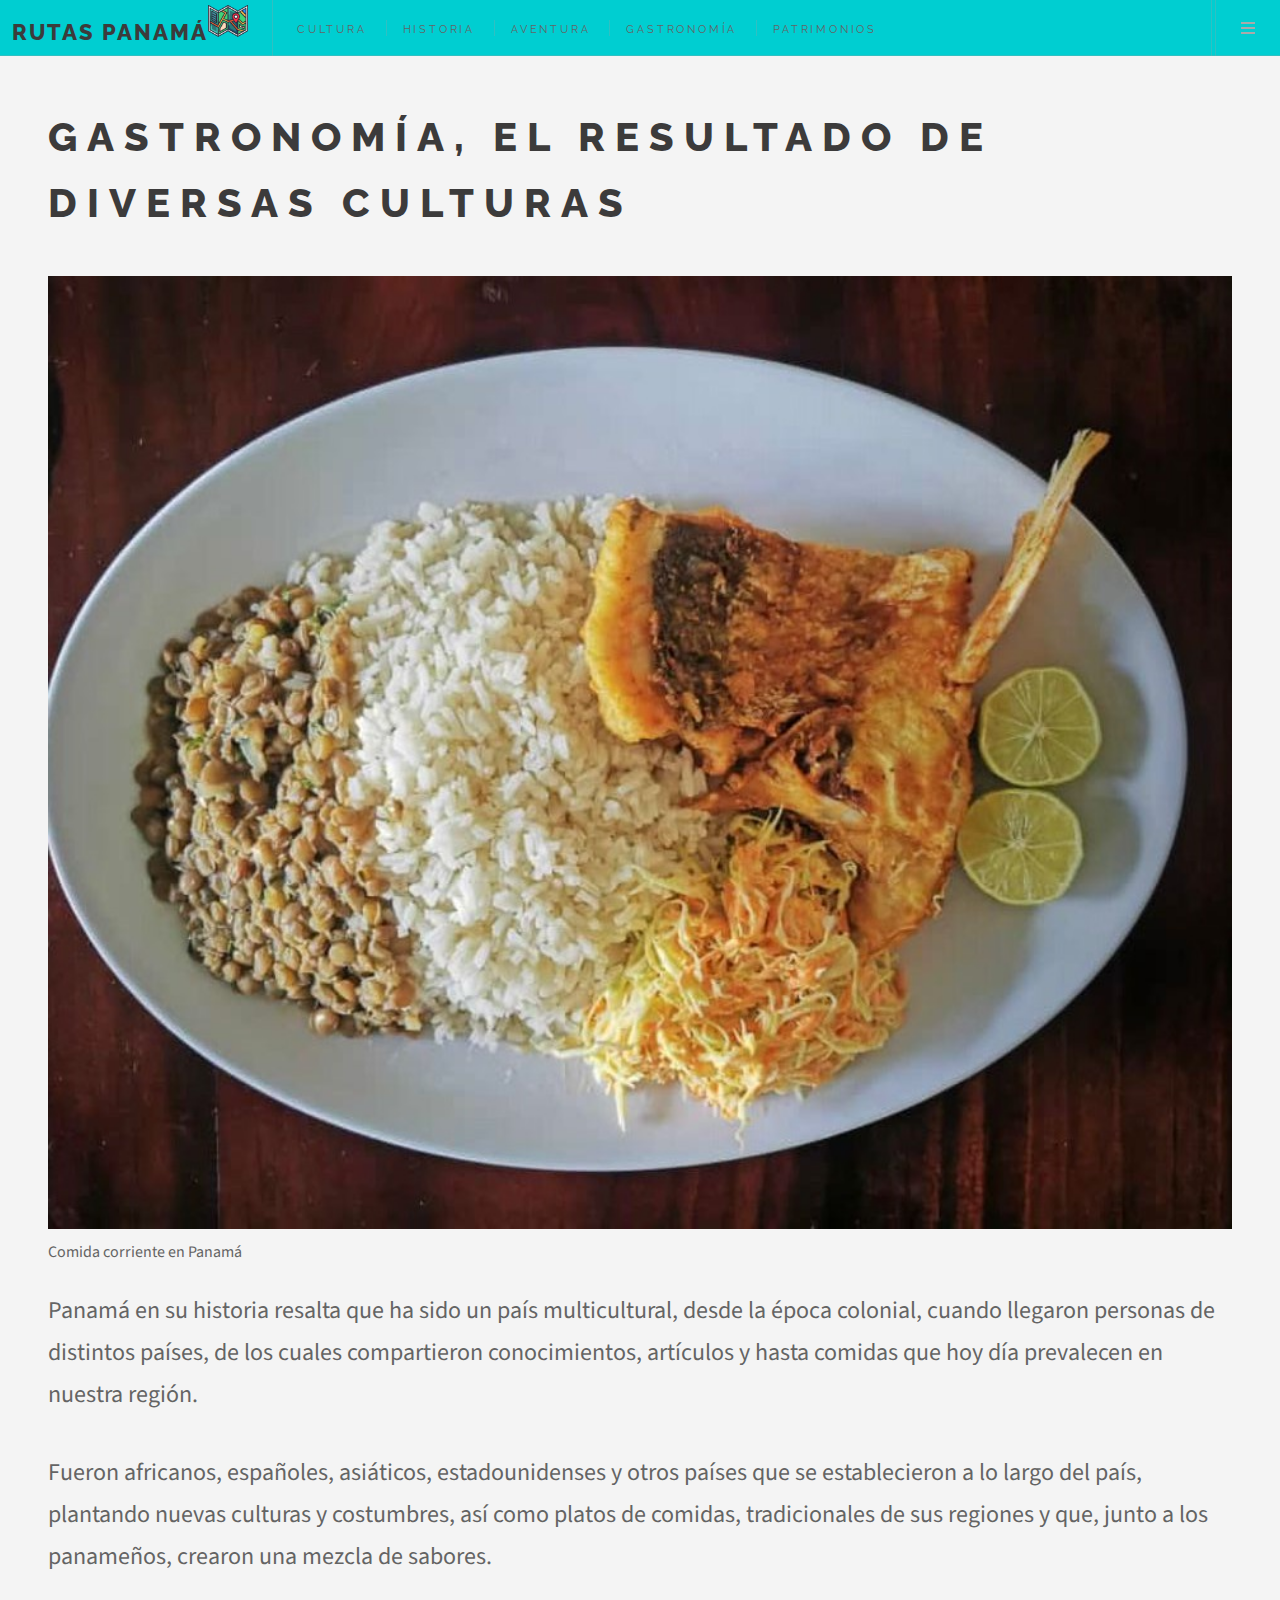
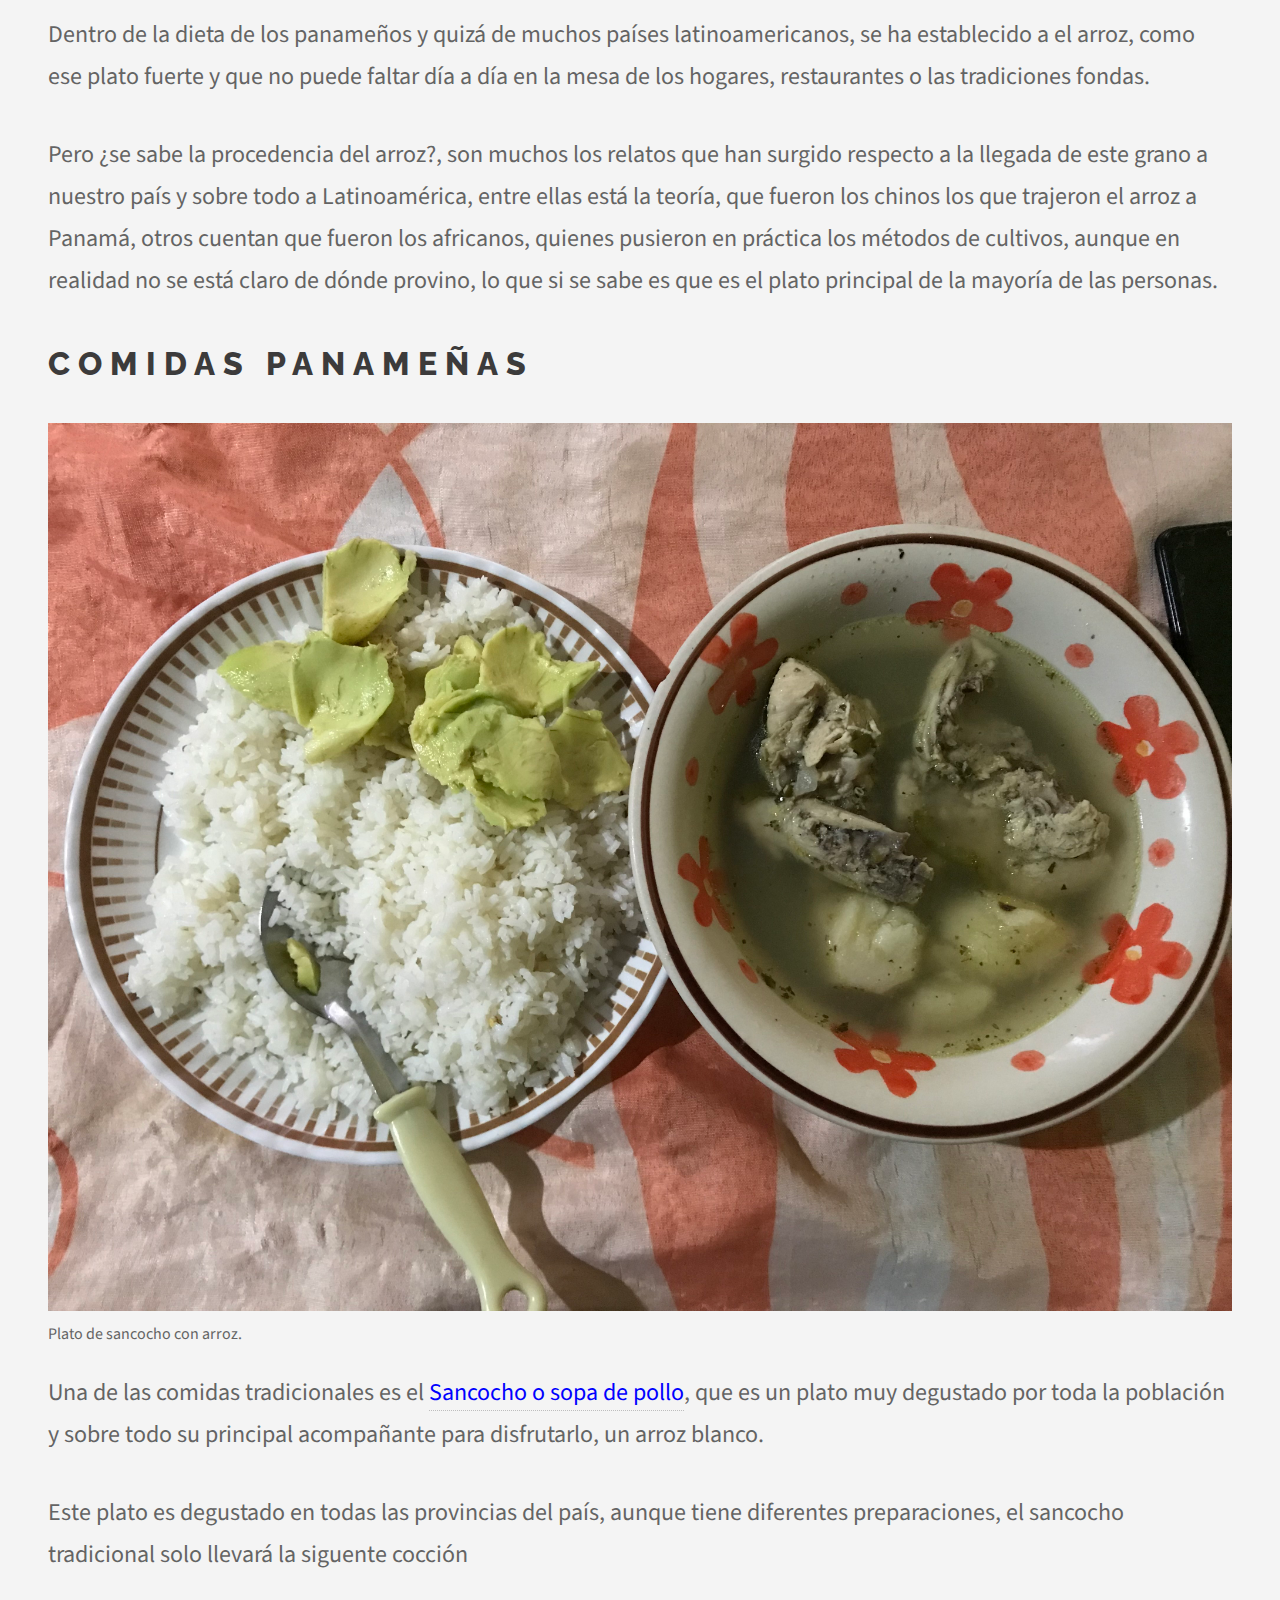
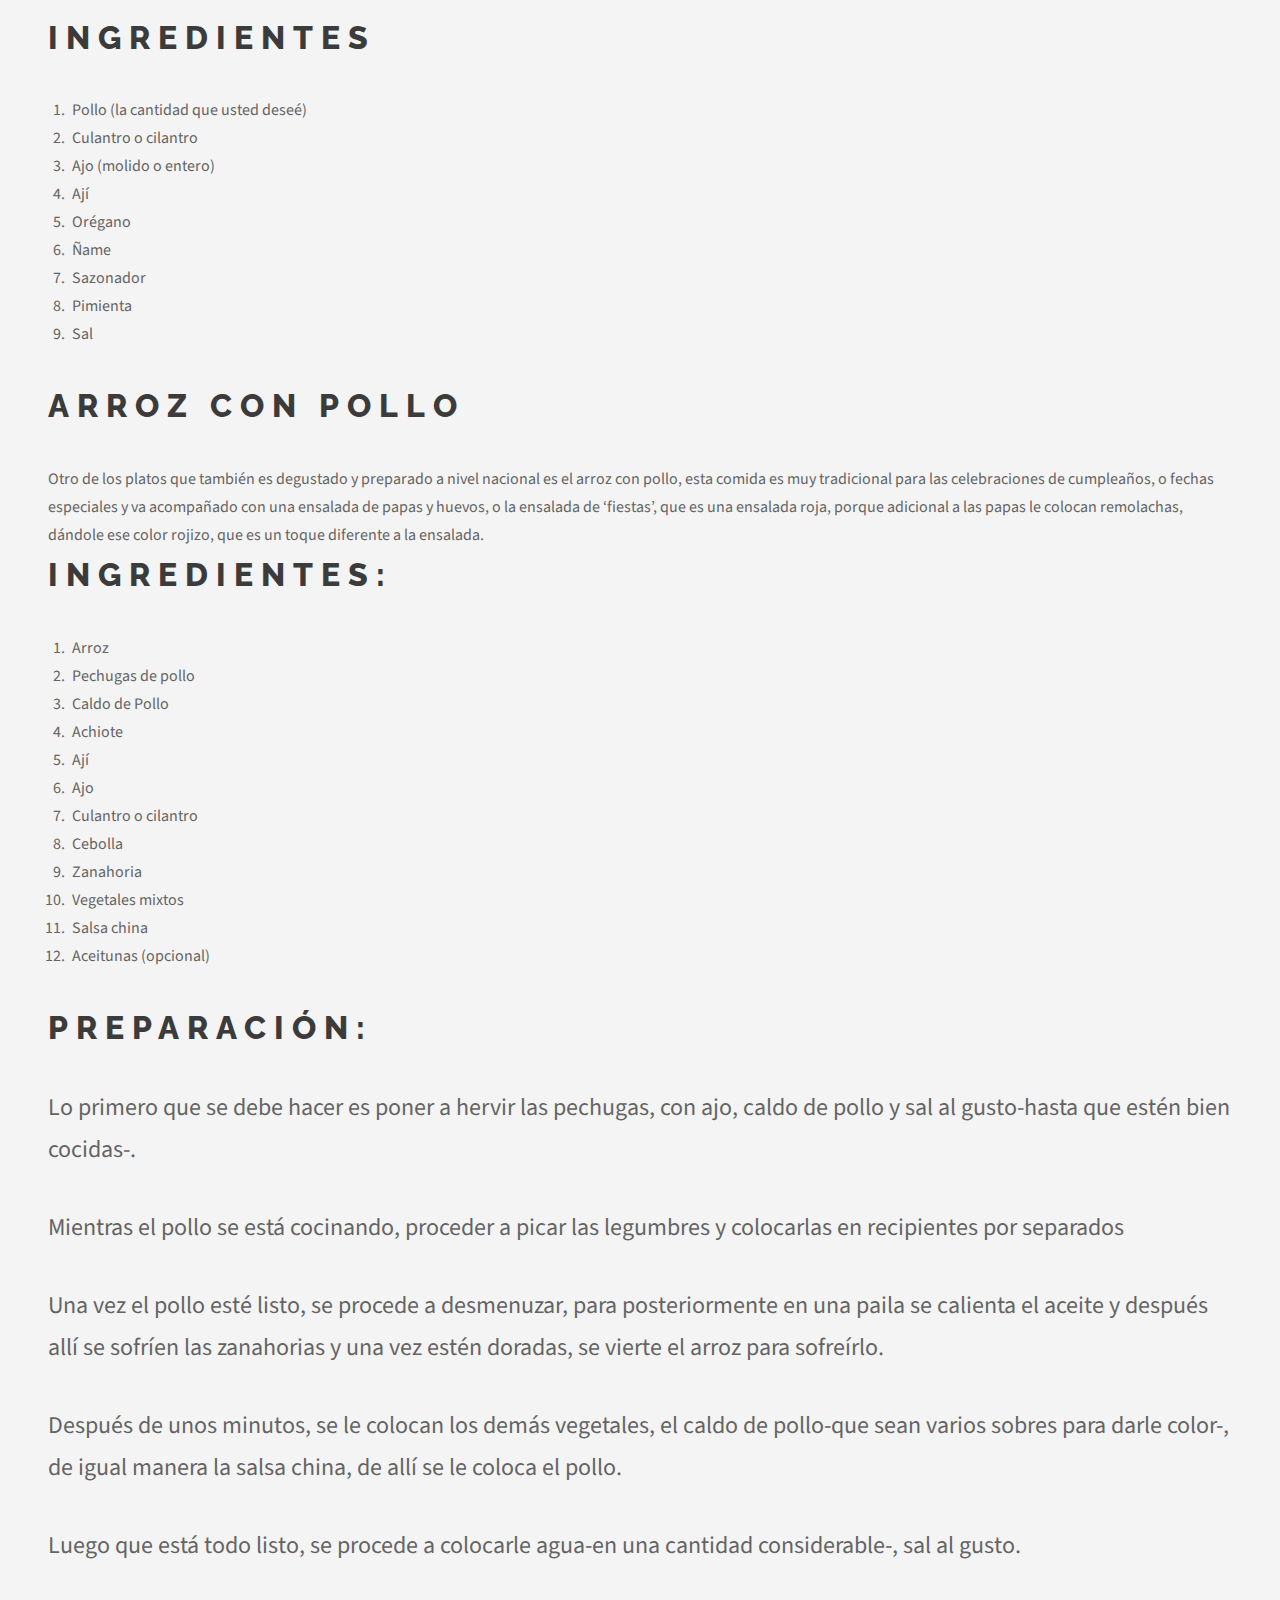
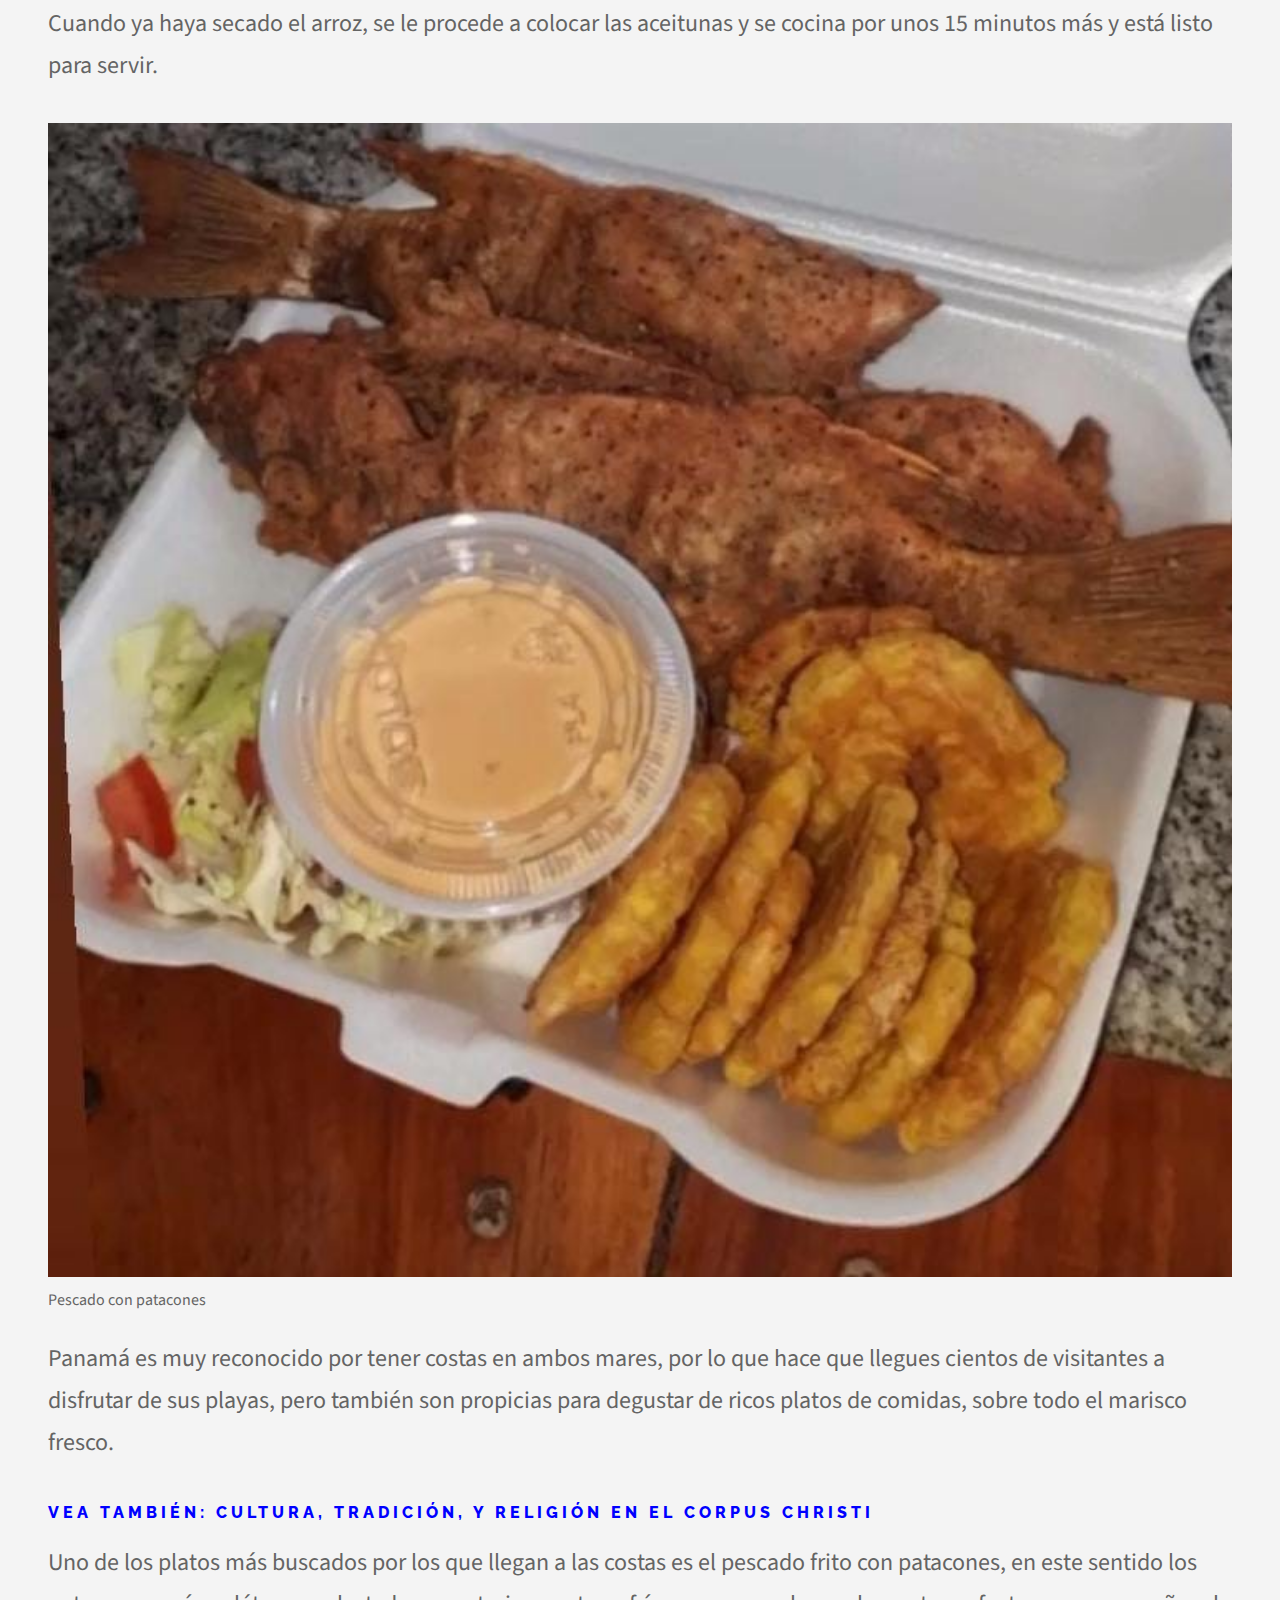
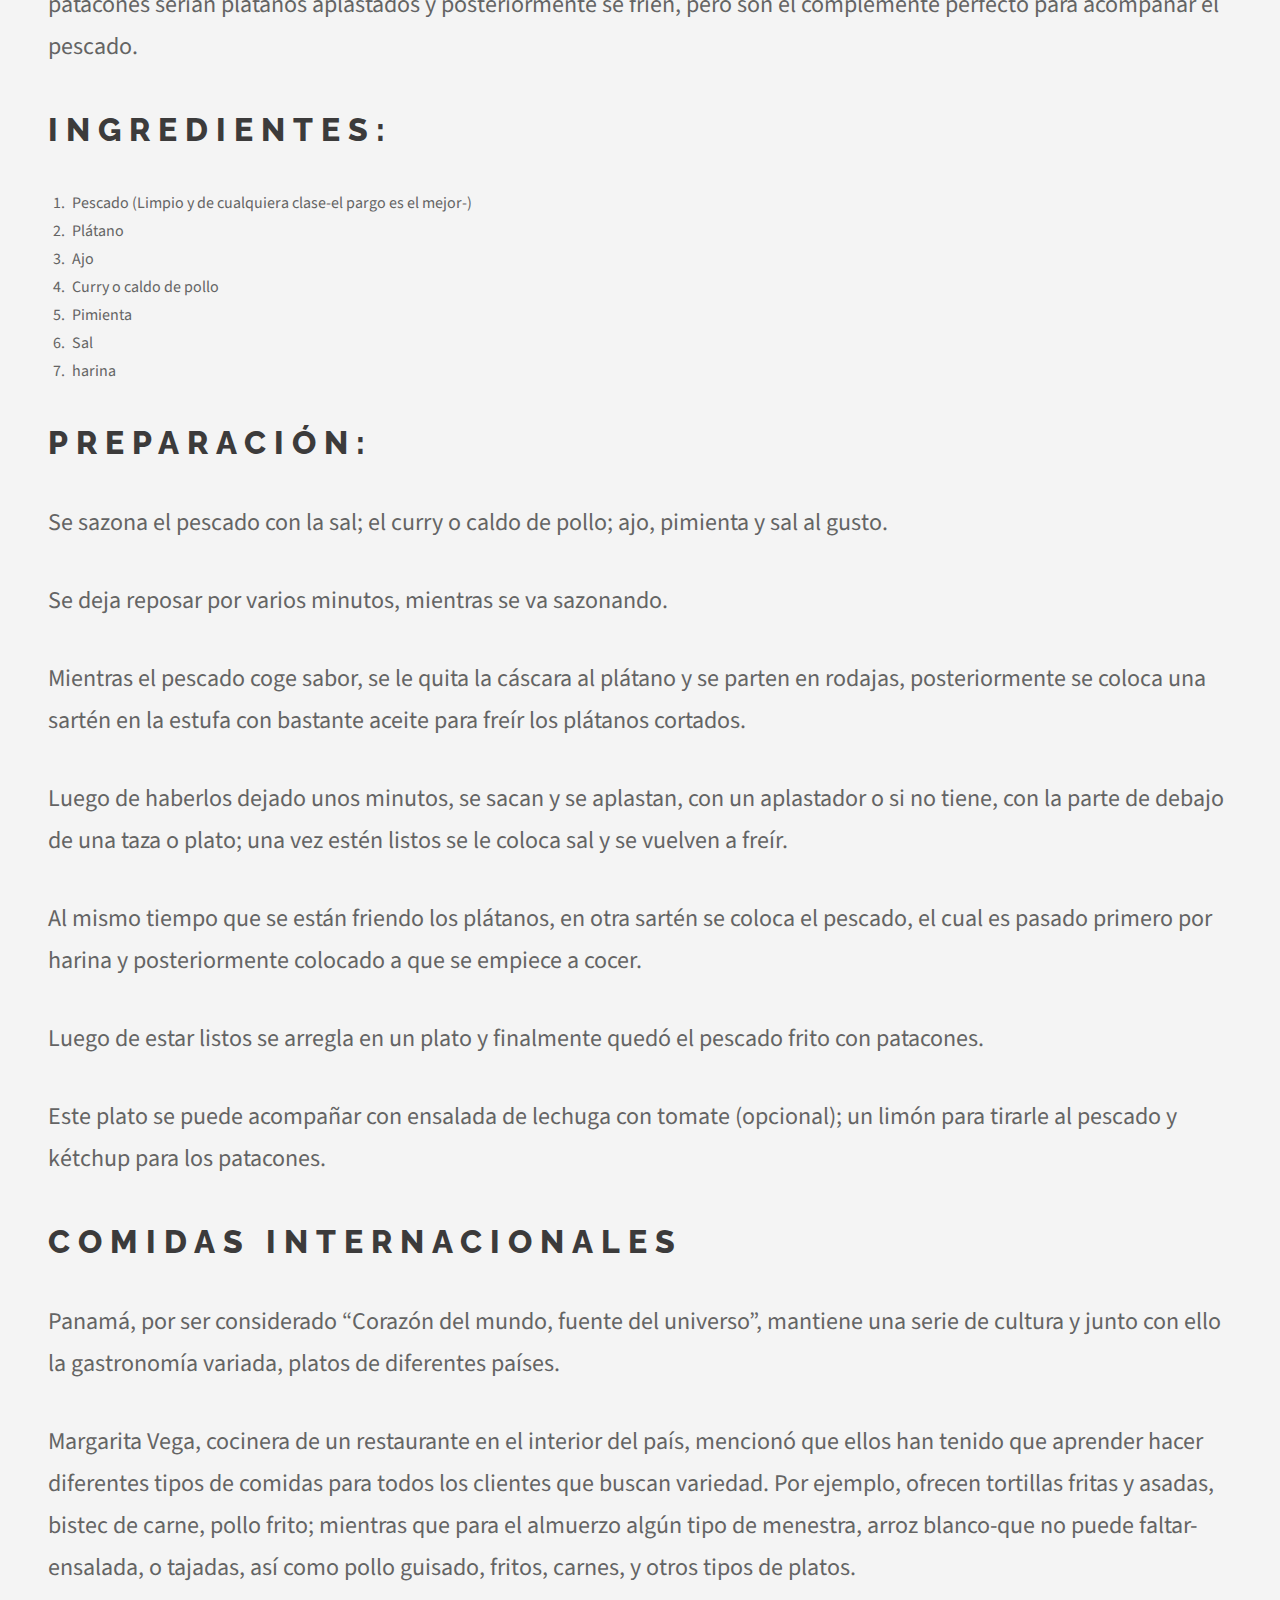
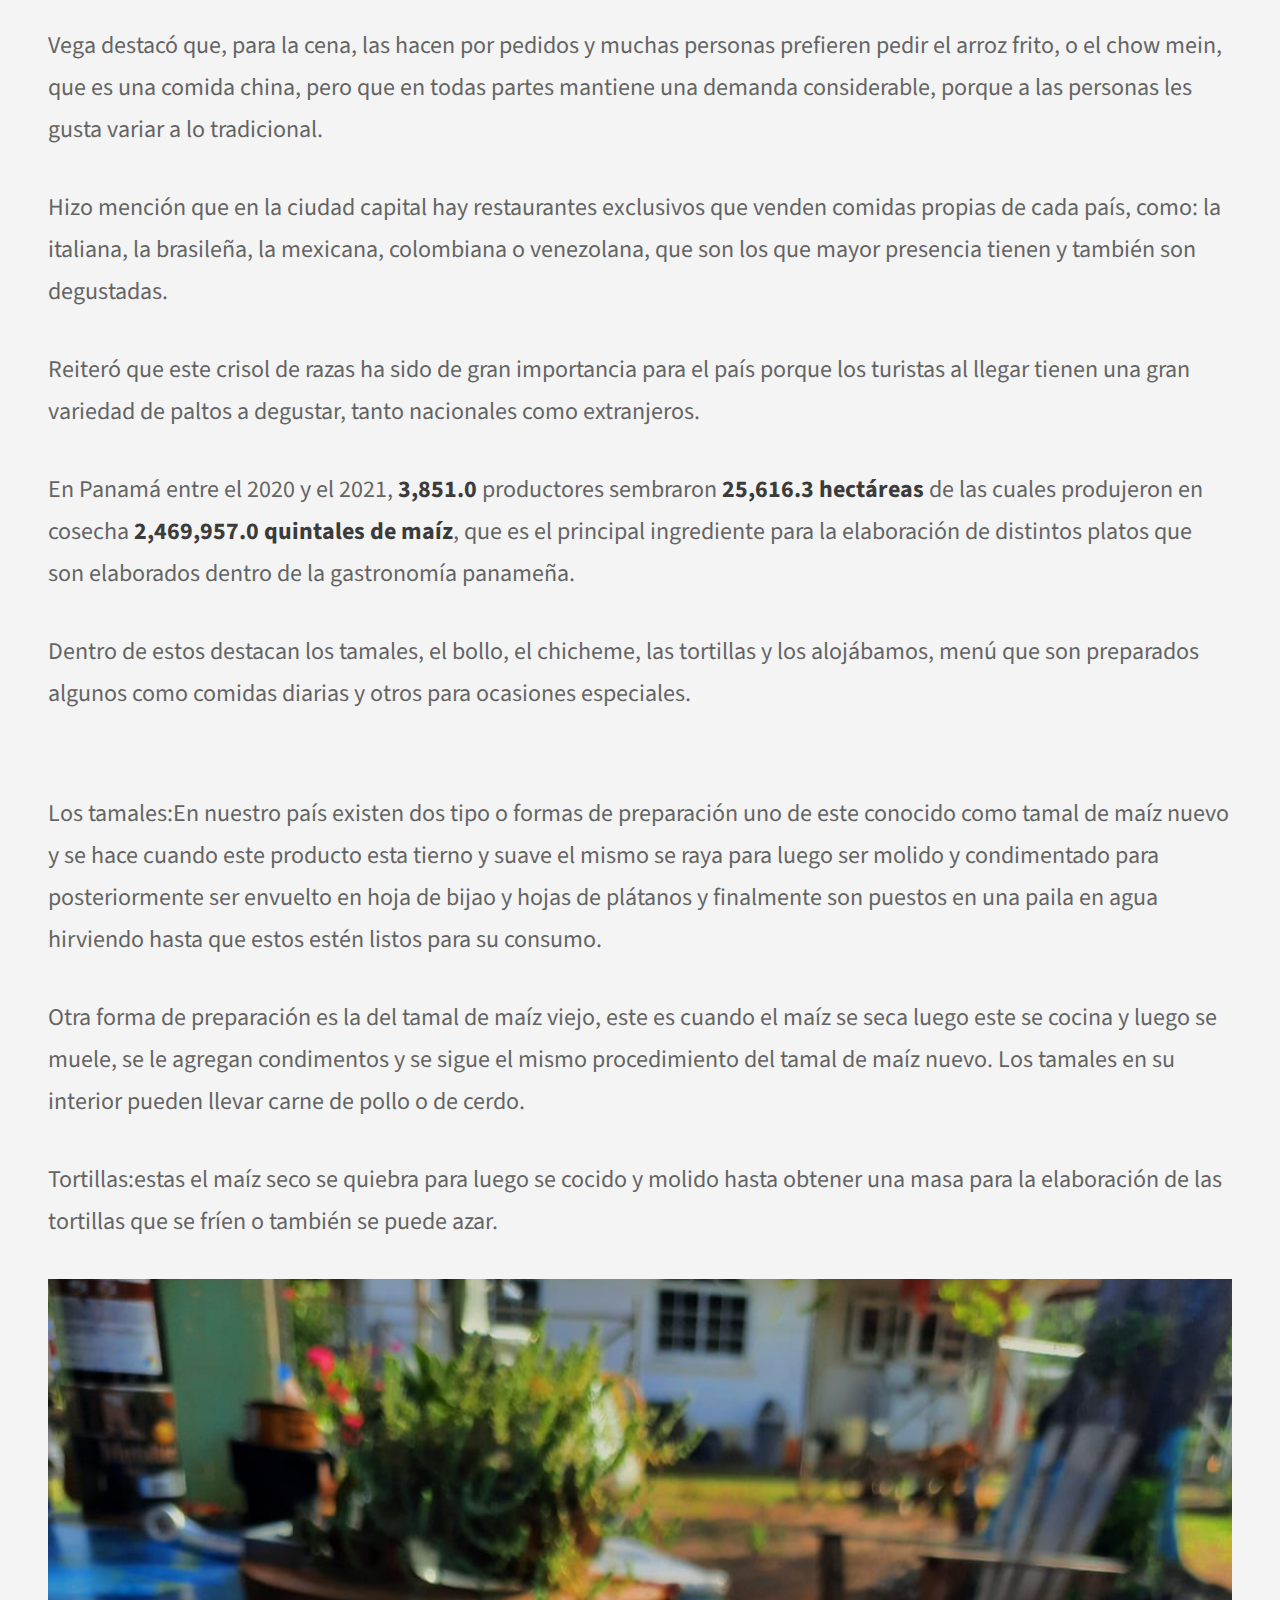
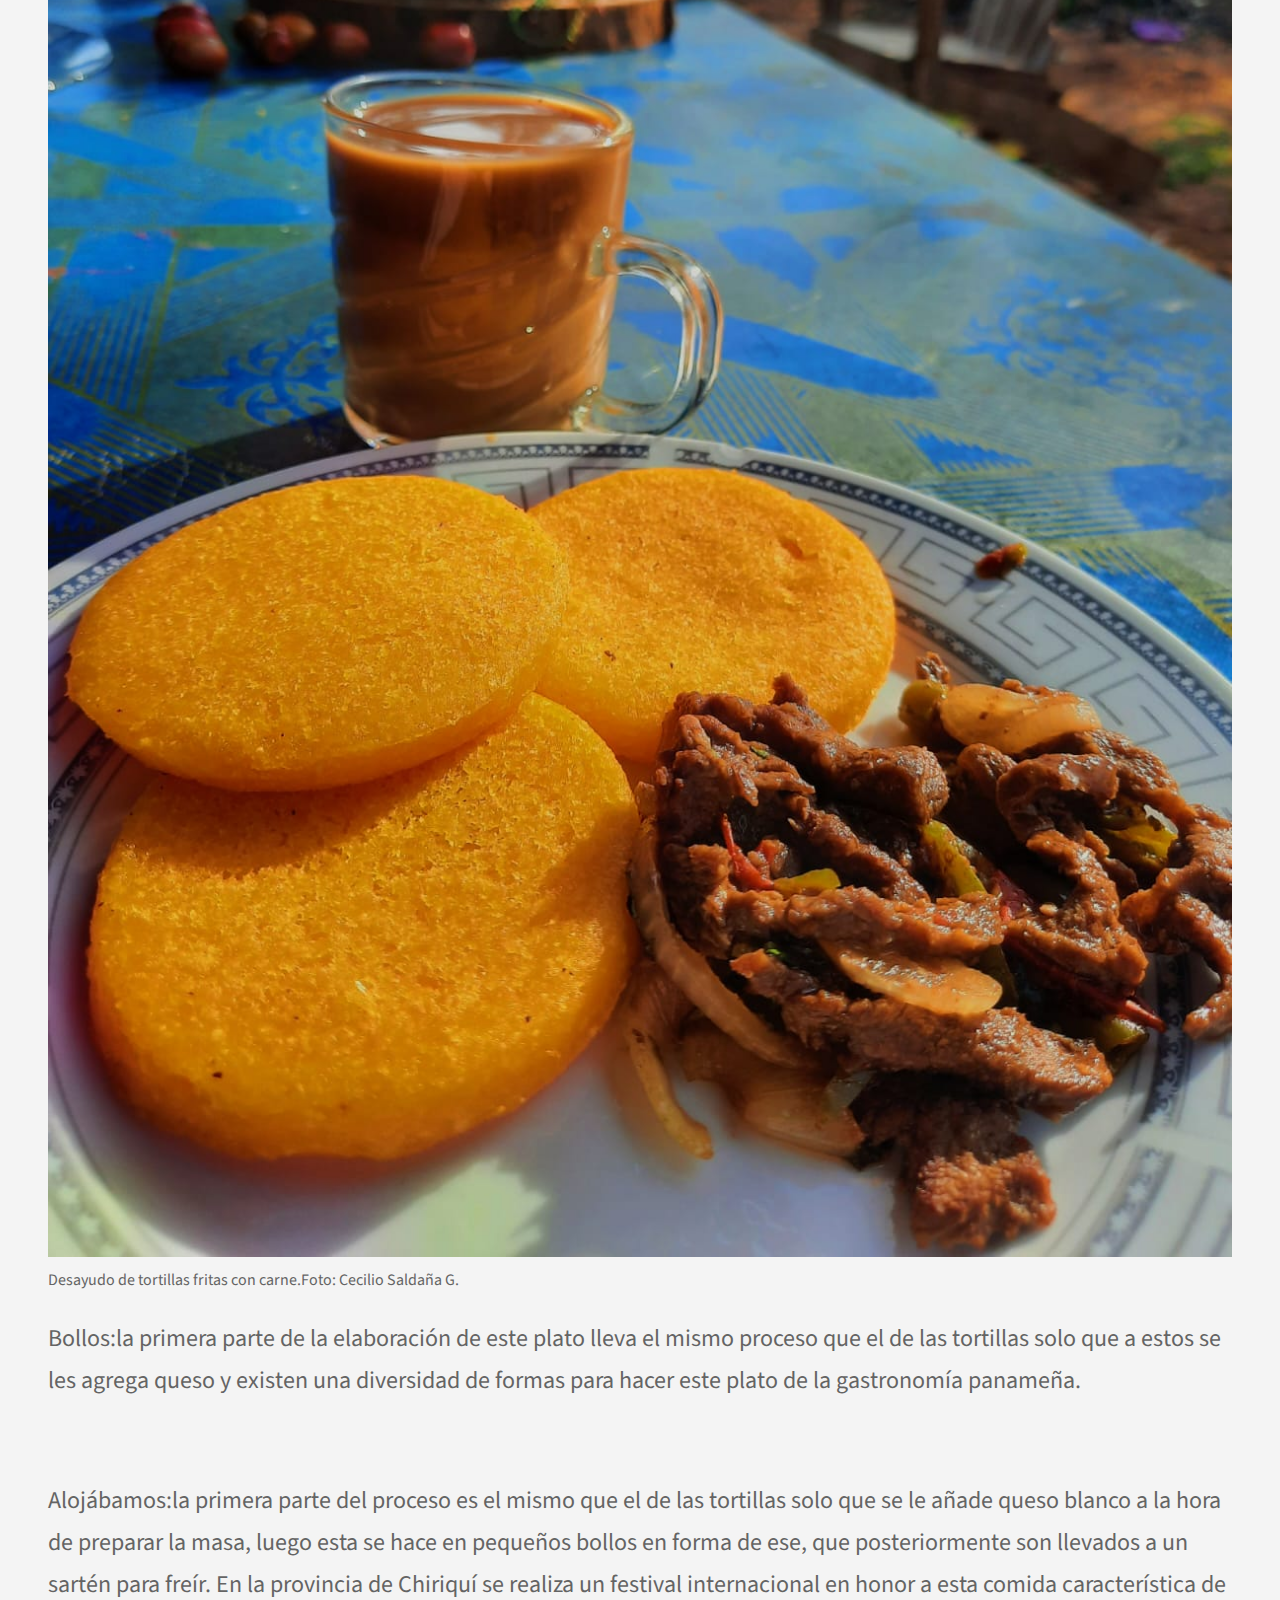
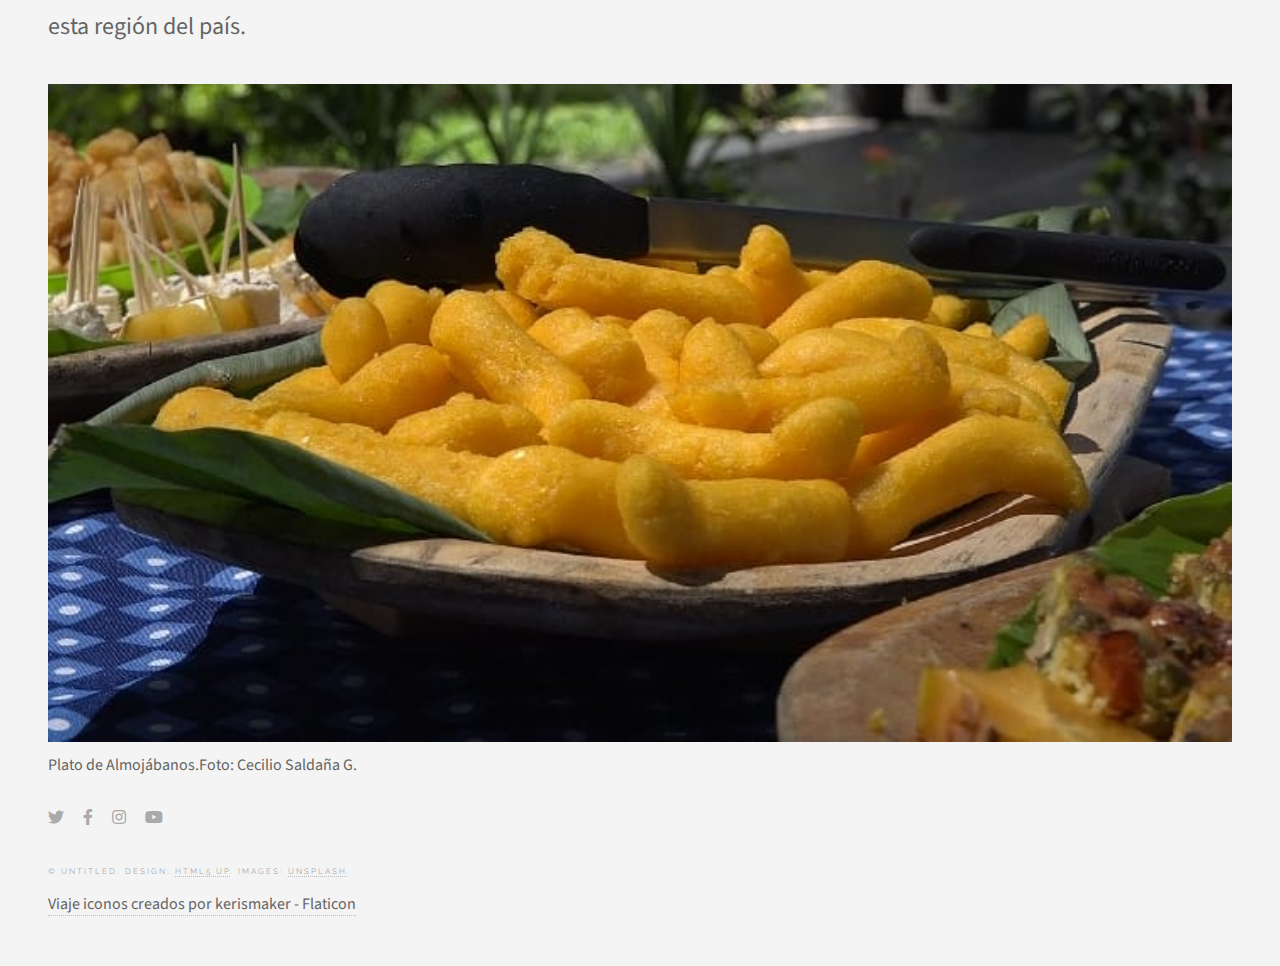
<file: rutas-panama-gastronomia.html>
<!DOCTYPE HTML>
<!--
	Future Imperfect by HTML5 UP
	html5up.net | @ajlkn
	Free for personal and commercial use under the CCA 3.0 license (html5up.net/license)
-->
<html>
	<head>
		<title>Rutas Panamá</title>
		<meta charset="utf-8" />
		<meta name="viewport" content="width=device-width, initial-scale=1, user-scalable=no" />
         <meta name="description" content="Conozca la riqueza cultural, histórica, gastronómica y natural de Panamá">
        <meta name="keywords" content="Panamá, cultura, gastronomía, historia, naturaleza, turismo, aventura, turismo panamá">
        <meta name="language" content="es_ES" />
        <meta property="og:site_name" content="Rutas Panamá" />
		<link rel="stylesheet" href="assets/css/main.css" />
	</head>
	<body class="is-preload">

		<!-- Wrapper -->
			<div id="wrapper">

				<!-- Header -->
					<header id="header">
						<h1><a href="index.html">Rutas Panamá<img src="logos/mapa.svg" widht="40px" height="40px"></a></h1>
						<nav class="links">
							<ul>
                                
                                
                                
								<li><a href="rutas-panama-cultura.html">CULTURA</a></li>
								<li><a href="rutas-panama-historia.html">HISTORIA</a></li>
								<li><a href="rutas-panama-aventura.html">AVENTURA</a></li>
								<li><a href="rutas-panama-gastronomia.html">GASTRONOMÍA</a></li>
								<li><a href="rutas-panama-patrimonios.html">PATRIMONIOS</a></li>
							</ul>
						</nav>
						<nav class="main">
							<ul>
								<li class="search">
									
									<form id="search" method="get" action="#">
										<input type="text" name="query" placeholder="Buscar" />
									</form>
								</li>
								<li class="menu">
									<a class="fa-bars" href="#menu">Menu</a>
								</li>
							</ul>
						</nav>
					</header>
                
                	<!-- Menu -->
					<section id="menu">

				

						<!-- Links -->
							<section>
								<ul class="links">
									<li>
										<a href="rutas-panama-cultura.html">
											<h3>CULTURA</h3>
											
										</a>
									</li>
									<li>
										<a href="rutas-panama-historia.html">
											<h3>HISTORIA</h3>
											
										</a>
									</li>
									<li>
										<a href="rutas-panama-aventura.html">
											<h3>AVENTURA</h3>
											
										</a>
									</li>
									<li>
										<a href="rutas-panama-gastronomia.html">
											<h3>GASTRONOMÍA</h3>
											
										</a>
									</li>
                                    <li>
										<a href="rutas-panama-patrimonios.html">
											<h3>PATRIMONIOS</h3>
											
										</a>
									</li>
								</ul>
				<ul>
								</ul>
							</section>

					</section>


				<!-- Main -->

        <div id="main">

            <div id="post">
                
                <h3>Gastronomía, el resultado de diversas culturas</h3>

                  <div class="img-notas">
                <img src="fotos/arrozypescado.jpg" width="100%" alt= "Gastronimía panameña"> 
                      <figcaption>Comida corriente en Panamá</figcaption> </div>




<p>Panamá en su historia resalta que ha sido un país multicultural, desde la época colonial, cuando llegaron personas de distintos países, de los cuales compartieron conocimientos, artículos y hasta comidas que hoy día prevalecen en nuestra región.</p>
<p>Fueron africanos, españoles, asiáticos, estadounidenses y otros países que se establecieron a lo largo del país, plantando nuevas culturas y costumbres, así como platos de comidas, tradicionales de sus regiones y que, junto a los panameños, crearon una mezcla de sabores.</p>
<p>Dentro de la dieta de los panameños y quizá de muchos países latinoamericanos, se ha establecido a el arroz, como ese plato fuerte y que no puede faltar día a día en la mesa de los hogares, restaurantes o las tradiciones fondas.</p>
<p>Pero ¿se sabe la procedencia del arroz?, son muchos los relatos que han surgido respecto a la llegada de este grano a nuestro país y sobre todo a Latinoamérica, entre ellas está la teoría, que fueron los chinos los que trajeron el arroz a Panamá, otros cuentan que fueron los africanos, quienes pusieron en práctica los métodos de cultivos, aunque en realidad no se está claro de dónde provino, lo que si se sabe es que es el plato principal de la mayoría de las personas.</p>
<h2> Comidas panameñas</h2>
       
                <div class="img-notas">
    <img src="fotos/sancocho.jpeg" width="100%" alt= "Gastronimía panameña">
                    <figcaption>Plato de sancocho con arroz.</figcaption></div>
                
                <p>Una de las comidas tradicionales es el <a style="color: blue"; href="https://www.youtube.com/watch?v=KuW3j53nJfo" target="_blank" rel="noopener noreferrer">Sancocho o sopa de pollo</a>, que es un plato muy degustado por toda la población y sobre todo su principal acompañante para disfrutarlo, un arroz blanco.</p>
<p>Este plato es degustado en todas las provincias del país, aunque tiene diferentes preparaciones, el sancocho tradicional solo llevará la siguente cocción</p>
<h2>Ingredientes</h2>
<ol> 
    <li> Pollo (la cantidad que usted deseé)</li>
    <li> Culantro o cilantro</li>
    <li> Ajo (molido o entero)</li>
    <li> Ají</li>
    <li> Orégano</li>
    <li>Ñame</li>
    <li>Sazonador</li>
    <li>Pimienta</li>
    <li>Sal</li>
    </ol>
  
   
<h2>Arroz con pollo</h2>
Otro de los platos que también es degustado y preparado a nivel nacional es el arroz con pollo, esta comida es muy tradicional para las celebraciones de cumpleaños, o fechas especiales y va acompañado con una ensalada de papas y huevos, o la ensalada de ‘fiestas’, que es una ensalada roja, porque adicional a las papas le colocan remolachas, dándole ese color rojizo, que es un toque diferente a la ensalada.<br>
                
<h2> Ingredientes: </h2>
    <ol>
        <li> Arroz </li>
        <li> Pechugas de pollo </li>
        <li> Caldo de Pollo</li>
        <li>Achiote</li>
        <li>Ají</li>
        <li> Ajo </li>
        <li>Culantro o cilantro</li>
        <li>Cebolla</li>
        <li> Zanahoria </li>
        <li>Vegetales mixtos</li>
        <li>Salsa china </li>
        <li>Aceitunas (opcional) </li>
        </ol>
                
<h2>Preparación:</h2>
                
<p> Lo primero que se debe hacer es poner a hervir las pechugas, con ajo, caldo de pollo y sal al gusto-hasta que estén bien cocidas-.</p>
<p>Mientras el pollo se está cocinando, proceder a picar las legumbres y colocarlas en recipientes por separados</p>
<p>Una vez el pollo esté listo, se procede a desmenuzar, para posteriormente en una paila se calienta el aceite y después allí se sofríen las zanahorias y una vez estén doradas, se vierte el arroz para sofreírlo.</p>
<p>Después de unos minutos, se le colocan los demás vegetales, el caldo de pollo-que sean varios sobres para darle color-, de igual manera la salsa china, de allí se le coloca el pollo.</p>
<p>Luego que está todo listo, se procede a colocarle agua-en una cantidad considerable-, sal al gusto.</p>
<p>Cuando ya haya secado el arroz, se le procede a colocar las aceitunas y se cocina por unos 15 minutos más y está listo para servir.</p>
	
           
            <div class="img-notas">
		     <img src="fotos/pescadofrito.jpeg" width="100%" alt="Gastronimía panameña"> 
                <figcaption> Pescado con patacones </figcaption></div>
            
<p>Panamá es muy reconocido por tener costas en ambos mares, por lo que hace que llegues cientos de visitantes a disfrutar de sus playas, pero también son propicias para degustar de ricos platos de comidas, sobre todo el marisco fresco.</p>
                
            <h4><a style="color:blue;" href="cultura-tradicion-religion-en-el-corpus-christi.html">Vea también: Cultura, tradición, y religión en el Corpus Christi</a> </h4>
                
<p>Uno de los platos más buscados por los que llegan a las costas es el pescado frito con patacones, en este sentido los patacones serían plátanos aplastados y posteriormente se fríen, pero son el complemente perfecto para acompañar el pescado.</p>
            
<h2>Ingredientes:</h2>
    <ol>
  <li> Pescado (Limpio y de cualquiera clase-el pargo es el mejor-)</li>
  <li>Plátano</li>
  <li>Ajo</li>
  <li>Curry o caldo de pollo</li>
  <li>Pimienta</li>
  <li>Sal</li>
  <li>harina</li>
    </ol>
<h2>Preparación:</h2>
<p>Se sazona el pescado con la sal; el curry o caldo de pollo; ajo, pimienta y sal al gusto.</p>
<p>Se deja reposar por varios minutos, mientras se va sazonando.</p>
<p> Mientras el pescado coge sabor, se le quita la cáscara al plátano y se parten en rodajas, posteriormente se coloca una sartén en la estufa con bastante aceite para freír los plátanos cortados.</p>
<p> Luego de haberlos dejado unos minutos, se sacan y se aplastan, con un aplastador o si no tiene, con la parte de debajo de una taza o plato; una vez estén listos se le coloca sal y se vuelven a freír.</p>
<p> Al mismo tiempo que se están friendo los plátanos, en otra sartén se coloca el pescado, el cual es pasado primero por harina y posteriormente colocado a que se empiece a cocer.</p>
<p> Luego de estar listos se arregla en un plato y finalmente quedó el pescado frito con patacones.</p>
<p> Este plato se puede acompañar con ensalada de lechuga con tomate (opcional); un limón para tirarle al pescado y kétchup para los patacones.</p>
               
                
                <h2> Comidas internacionales </h2>
		    

		<p>Panamá, por ser considerado “Corazón del mundo, fuente del universo”, mantiene una serie de cultura y junto con ello la gastronomía variada, platos de diferentes países.
<p>Margarita Vega, cocinera de un restaurante en el interior del país, mencionó que ellos han tenido que aprender hacer diferentes tipos de comidas para todos los clientes que buscan variedad. Por ejemplo, ofrecen tortillas fritas y asadas, bistec de carne, pollo frito; mientras que para el almuerzo algún tipo de menestra, arroz blanco-que no puede faltar- ensalada, o tajadas, así como pollo guisado, fritos, carnes, y otros tipos de platos.</p>
                
<p>Vega destacó que, para la cena, las hacen por pedidos y muchas personas prefieren pedir el arroz frito, o el chow mein, que es una comida china, pero que en todas partes mantiene una demanda considerable, porque a las personas les gusta variar a lo tradicional.</p>
                
<p>Hizo mención que en la ciudad capital hay restaurantes exclusivos que venden comidas propias de cada país, como: la italiana, la brasileña, la mexicana, colombiana o venezolana, que son los que mayor presencia tienen y también son degustadas. </p>
                
<p>Reiteró que este crisol de razas ha sido de gran importancia para el país porque los turistas al llegar tienen una gran variedad de paltos a degustar, tanto nacionales como extranjeros.</p>
<p>En Panamá entre el 2020 y el 2021, <b>3,851.0</b> productores sembraron <b>25,616.3 hectáreas</b> de las cuales produjeron en cosecha <b>2,469,957.0 quintales de maíz</b>, que es el principal ingrediente para la elaboración de distintos platos que son elaborados dentro de la gastronomía panameña.</p>

<p>Dentro de estos destacan los tamales, el bollo, el chicheme, las tortillas y los alojábamos, menú que son preparados algunos como comidas diarias y otros para ocasiones especiales.</p>

<p><br>Los tamales:En nuestro país existen dos tipo o formas de preparación uno de este conocido como tamal de maíz nuevo y se hace cuando este producto esta tierno y suave el mismo se raya para luego ser molido y condimentado para posteriormente ser envuelto en hoja de bijao y hojas de plátanos y finalmente son puestos en una paila en agua hirviendo hasta que estos estén listos para su consumo.</p>
                


<p>Otra forma de preparación es la del tamal de maíz viejo, este es cuando el maíz se seca luego este se cocina y luego se muele, se le agregan condimentos y se sigue el mismo procedimiento del tamal de maíz nuevo. Los tamales en su interior pueden llevar carne de pollo o de cerdo.</p>
 
   

<p>Tortillas:estas el maíz seco se quiebra para luego se cocido y molido hasta obtener una masa para la elaboración de las tortillas que se fríen o también se puede azar.</p>

                    <div class="img-notas">
 <img src="fotos/tortillasfritas.jpeg" width="100%" alt="Desayudo de tortillas fritas con carne".> 
                    <figcaption>Desayudo de tortillas fritas con carne.Foto: Cecilio Saldaña G. </figcaption></div>


<p>Bollos:la primera parte de la elaboración de este plato lleva el mismo proceso que el de las tortillas solo que a estos se les agrega queso y existen una diversidad de formas para hacer este plato de la gastronomía panameña.</p>

<p><br>Alojábamos:la primera parte del proceso es el mismo que el de las tortillas solo que se le añade queso blanco a la hora de preparar la masa, luego esta se hace en pequeños bollos en forma de ese, que posteriormente son llevados a un sartén para freír. En la provincia de Chiriquí se realiza un festival internacional en honor a esta comida característica de esta región del país.</p>
                
                          <div class="img-notas">
 <img src="fotos/almojabanos.jpeg" width="100%" alt="Plato de Almojábamos".> 
                    <figcaption>Plato de Almojábanos.Foto: Cecilio Saldaña G. </figcaption></div>
            
            <!-- Footer -->
<section id="footer">
								<ul class="icons">
									<li><a href="https://twitter.com/PanamaRutas" class="icon brands fa-twitter" target="_blank" rel="noopener noreferrer"><span class="label">Twitter</span></a></li>
									<li><a href="https://www.facebook.com/Rutas-Panamá-112274141512993/" class="icon brands fa-facebook-f" target="_blank" rel="noopener noreferrer"><span class="label">Facebook</span></a></li>
									<li><a href="https://www.instagram.com/rutaspanama3/" class="icon brands fa-instagram" target="_blank" rel="noopener noreferrer"><span class="label" >Instagram</span></a></li>
									
                                    <li> <a href="https://www.youtube.com/channel/UCqc8lhRxhG6-PNZRrA8NxuA" i class="fab fa-youtube" target="_blank" rel="noopener noreferrer"><span class="label">YouTube</span></a></li>
								</ul>
								<p class="copyright">&copy; Untitled. Design: <a href="http://html5up.net">HTML5 UP</a>. Images: <a href="http://unsplash.com">Unsplash</a>.</p>
                                <a href="https://www.flaticon.es/iconos-gratis/viaje" title="viaje iconos" target="_blank" rel="noopener noreferrer">Viaje iconos creados por kerismaker - Flaticon</a>

                </section>


			

		<!-- Scripts -->
			<script src="assets/js/jquery.min.js"></script>
			<script src="assets/js/browser.min.js"></script>
			<script src="assets/js/breakpoints.min.js"></script>
			<script src="assets/js/util.js"></script>
			<script src="assets/js/main.js"></script>

       </div>

 
                </div> </div>
    </body></html>
</file>
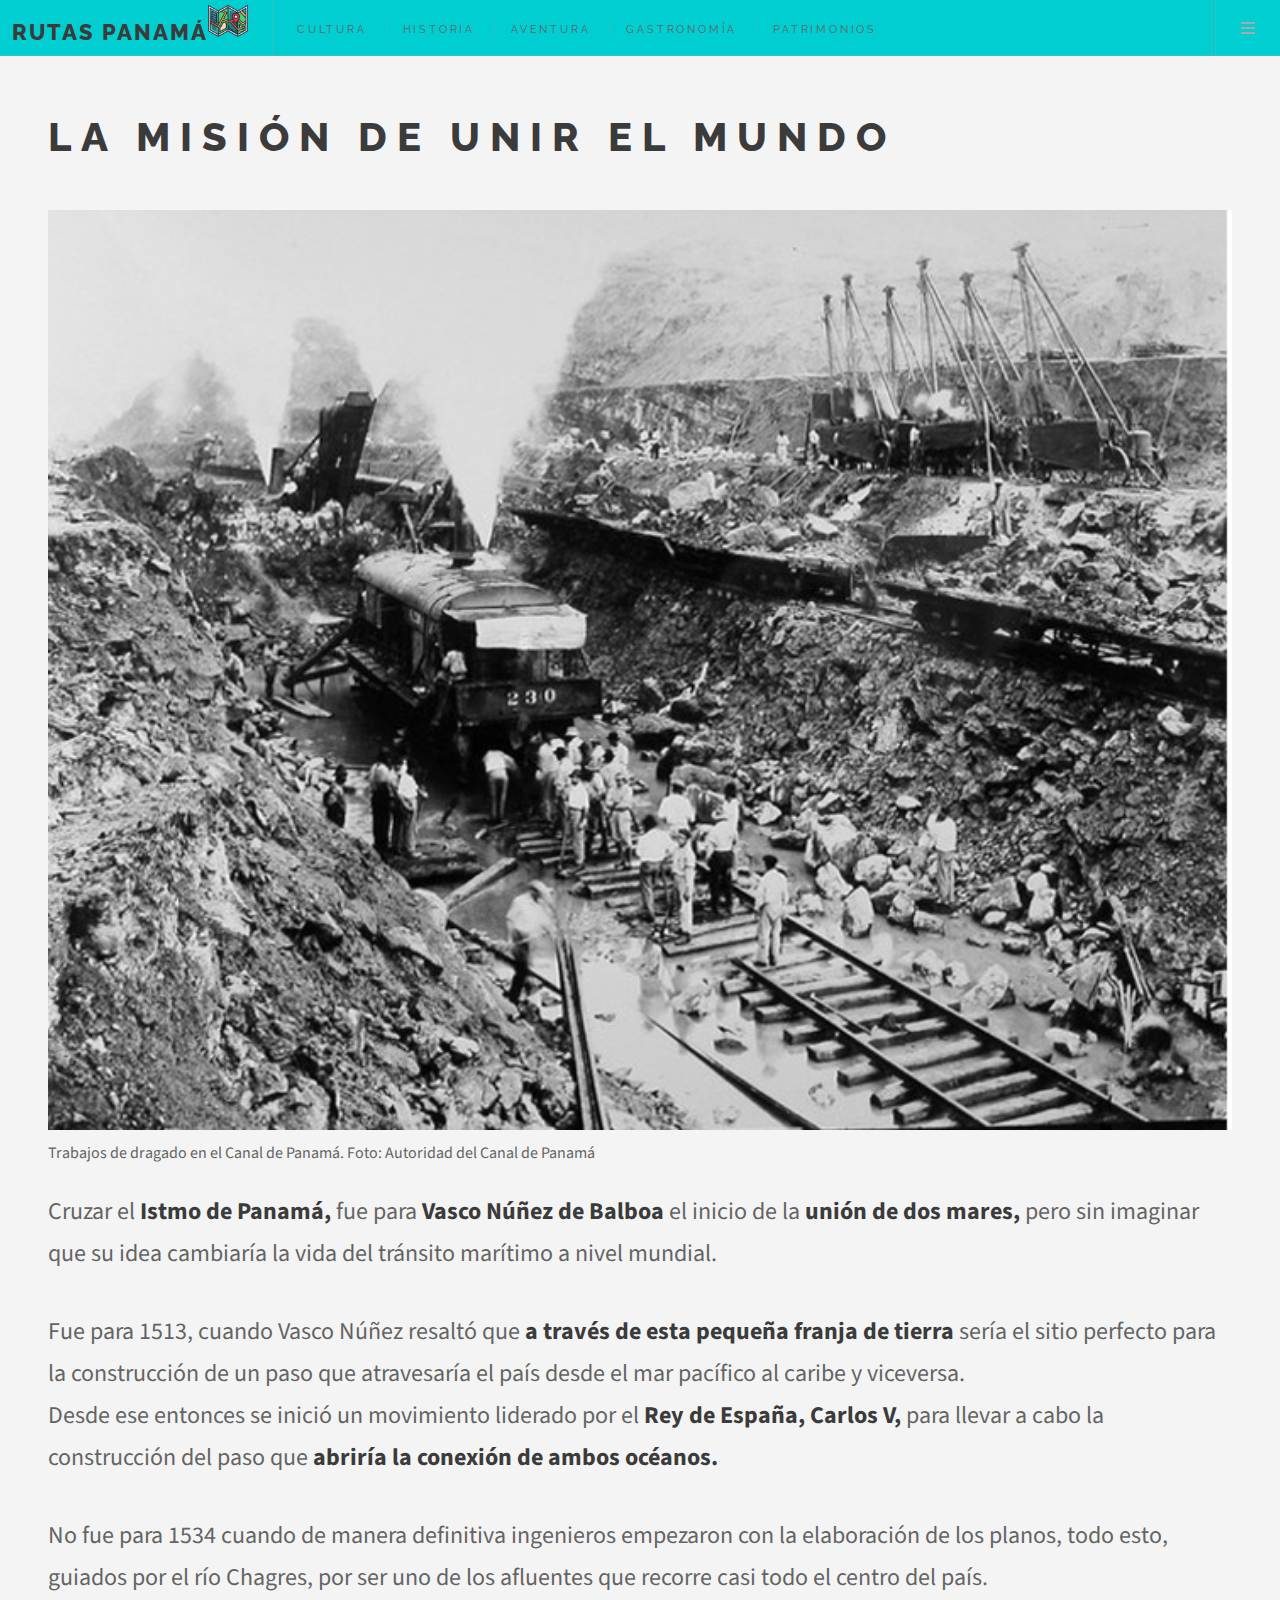
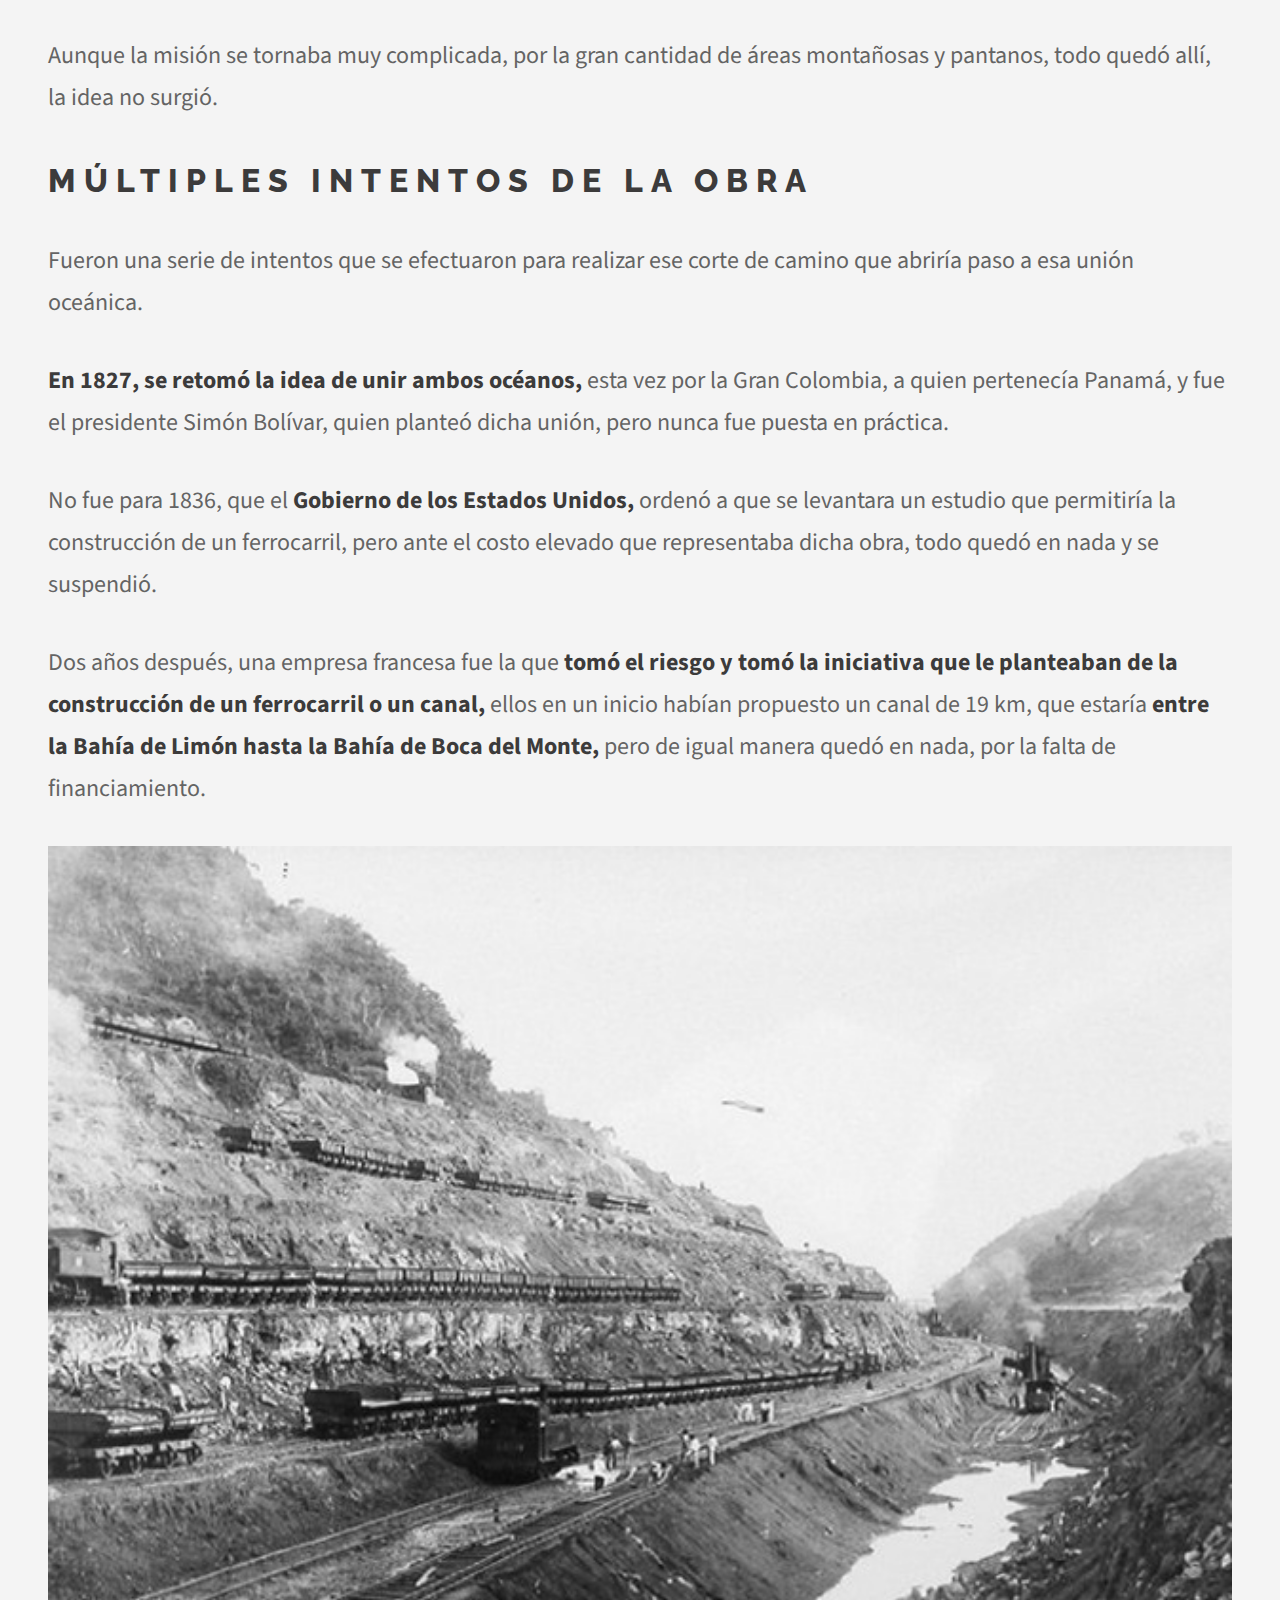
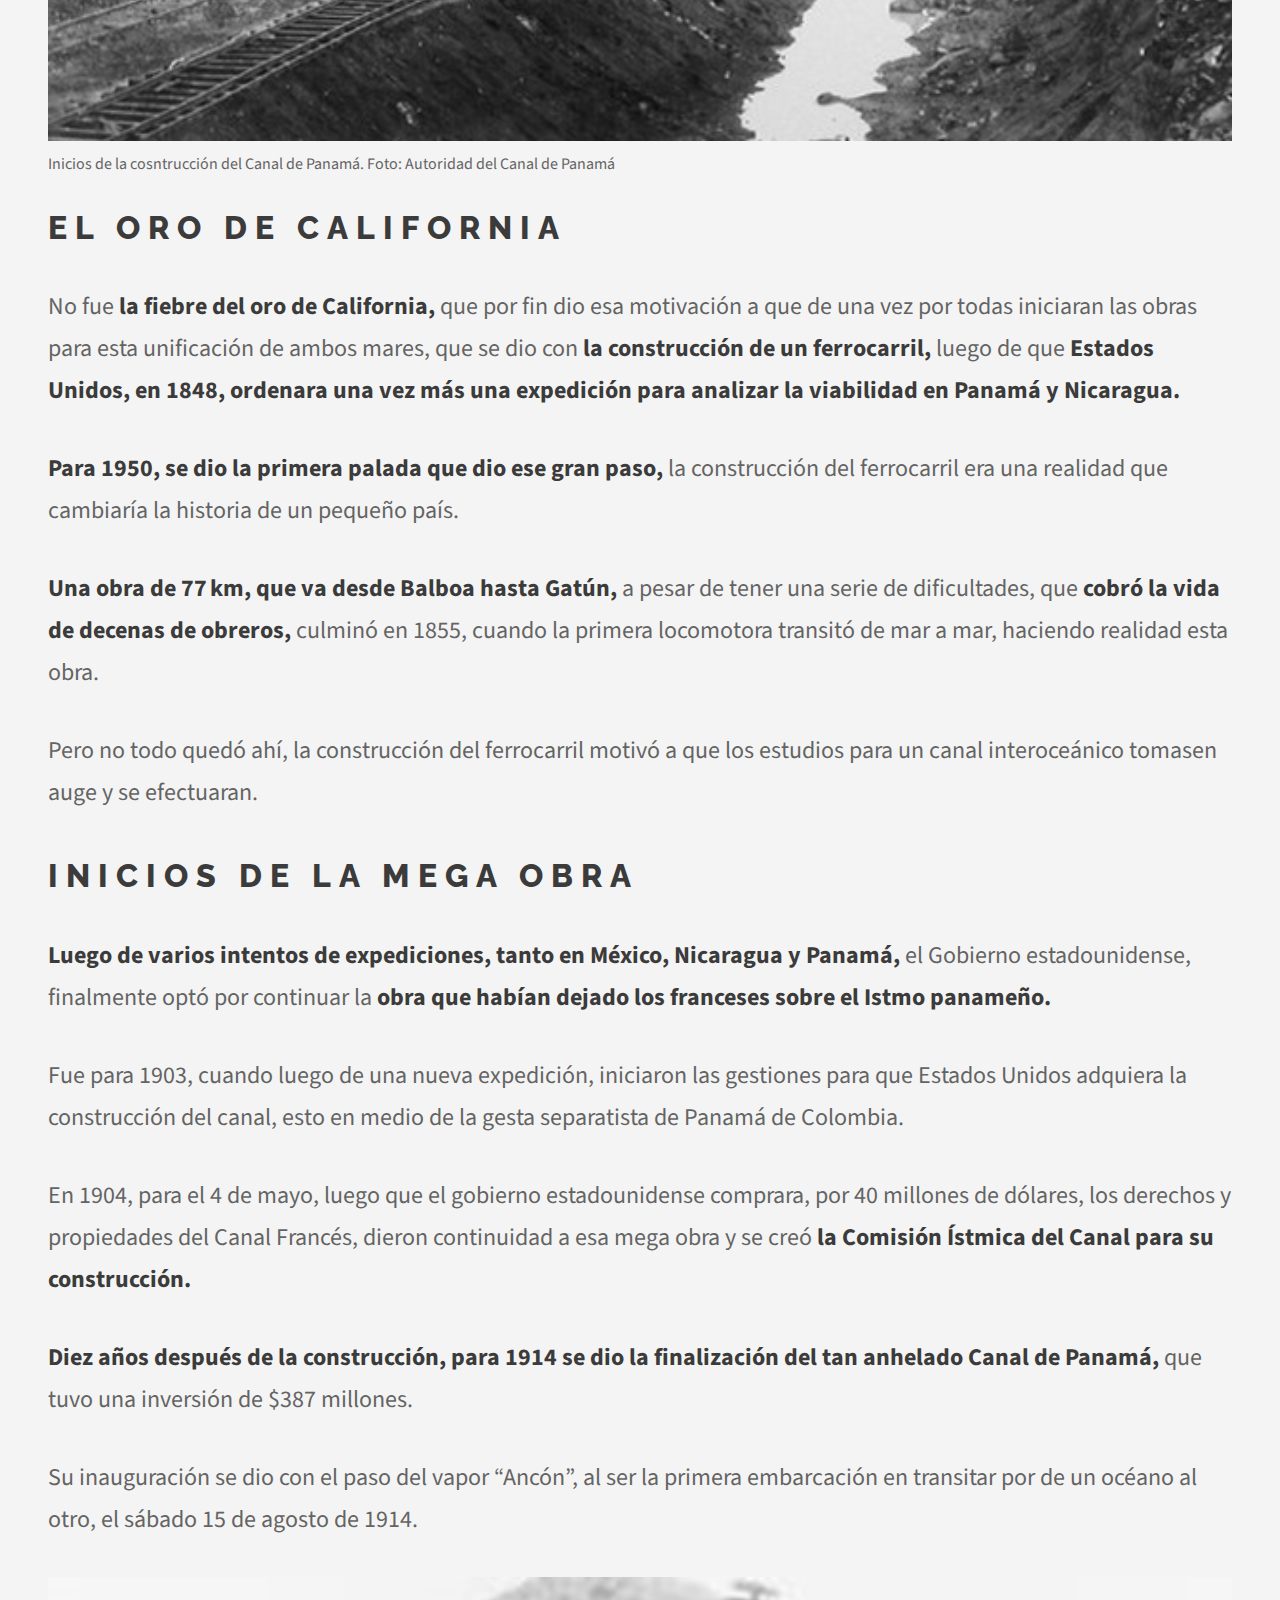
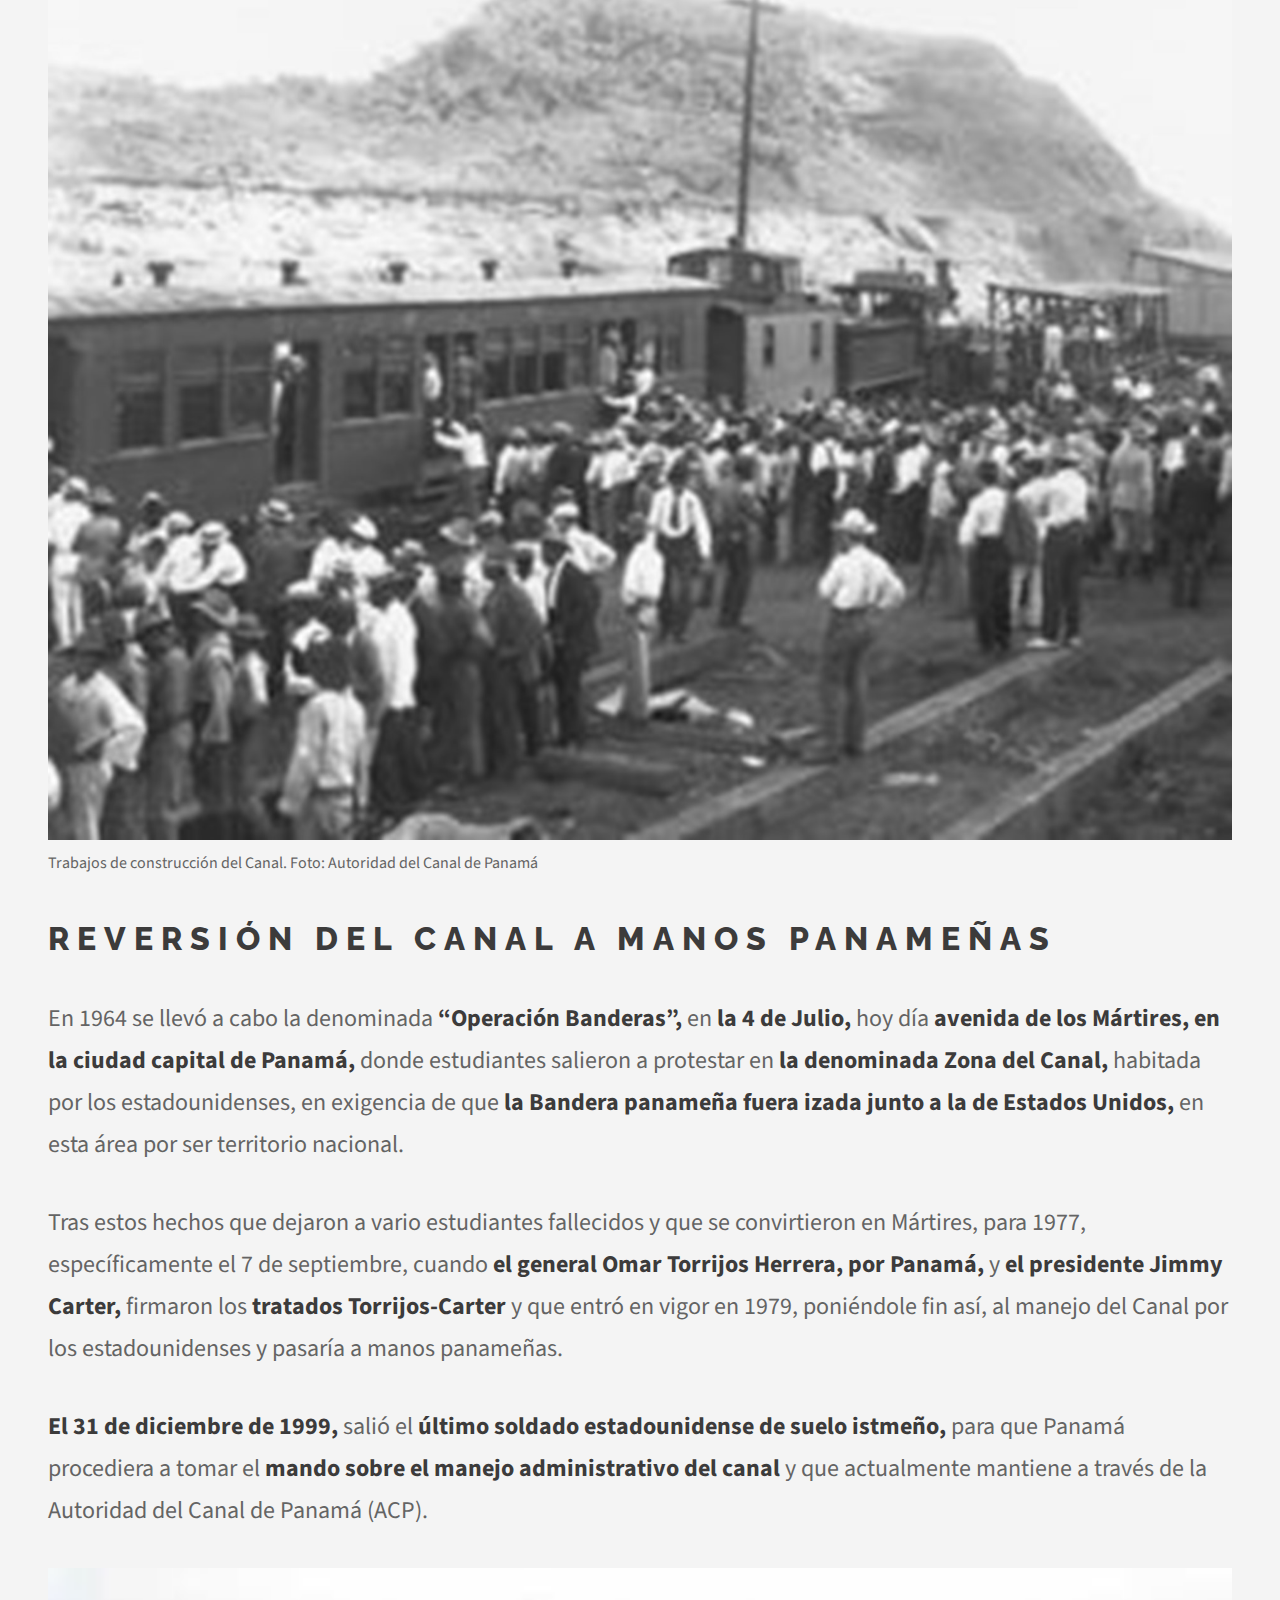
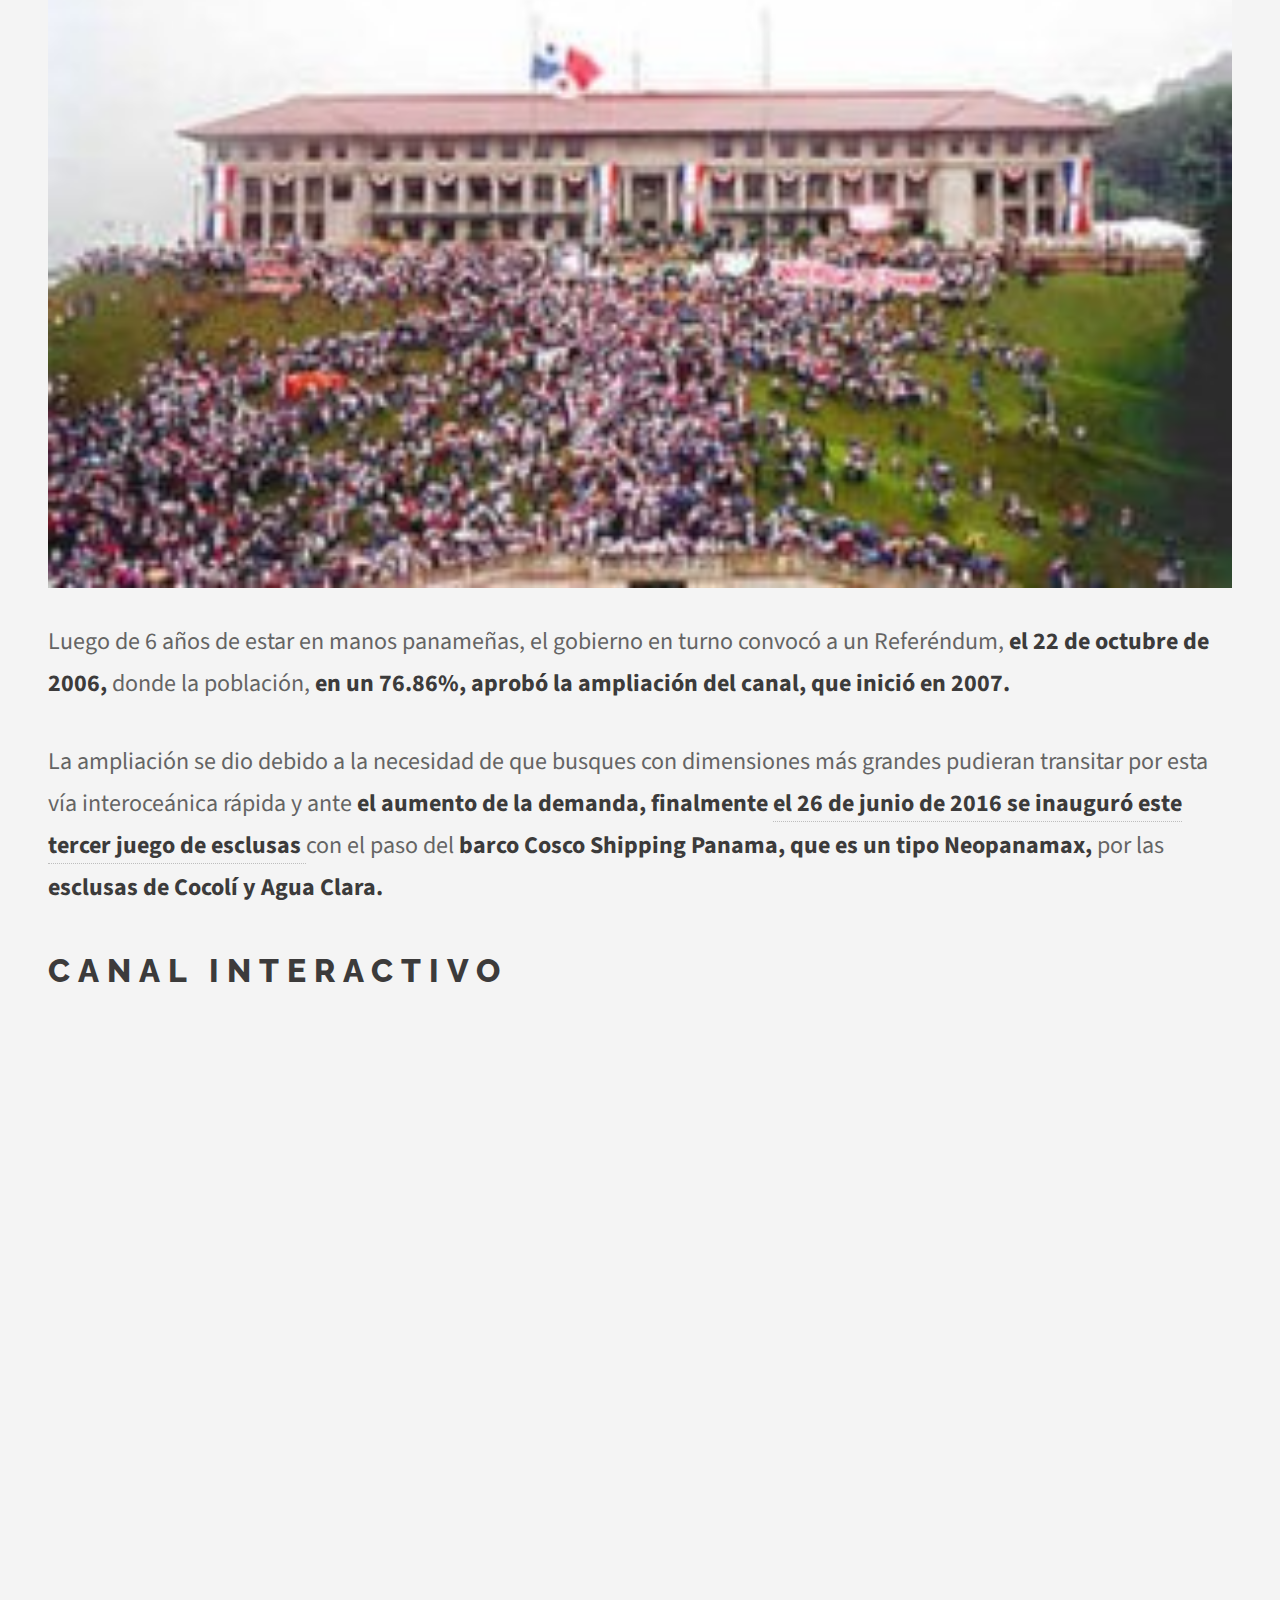
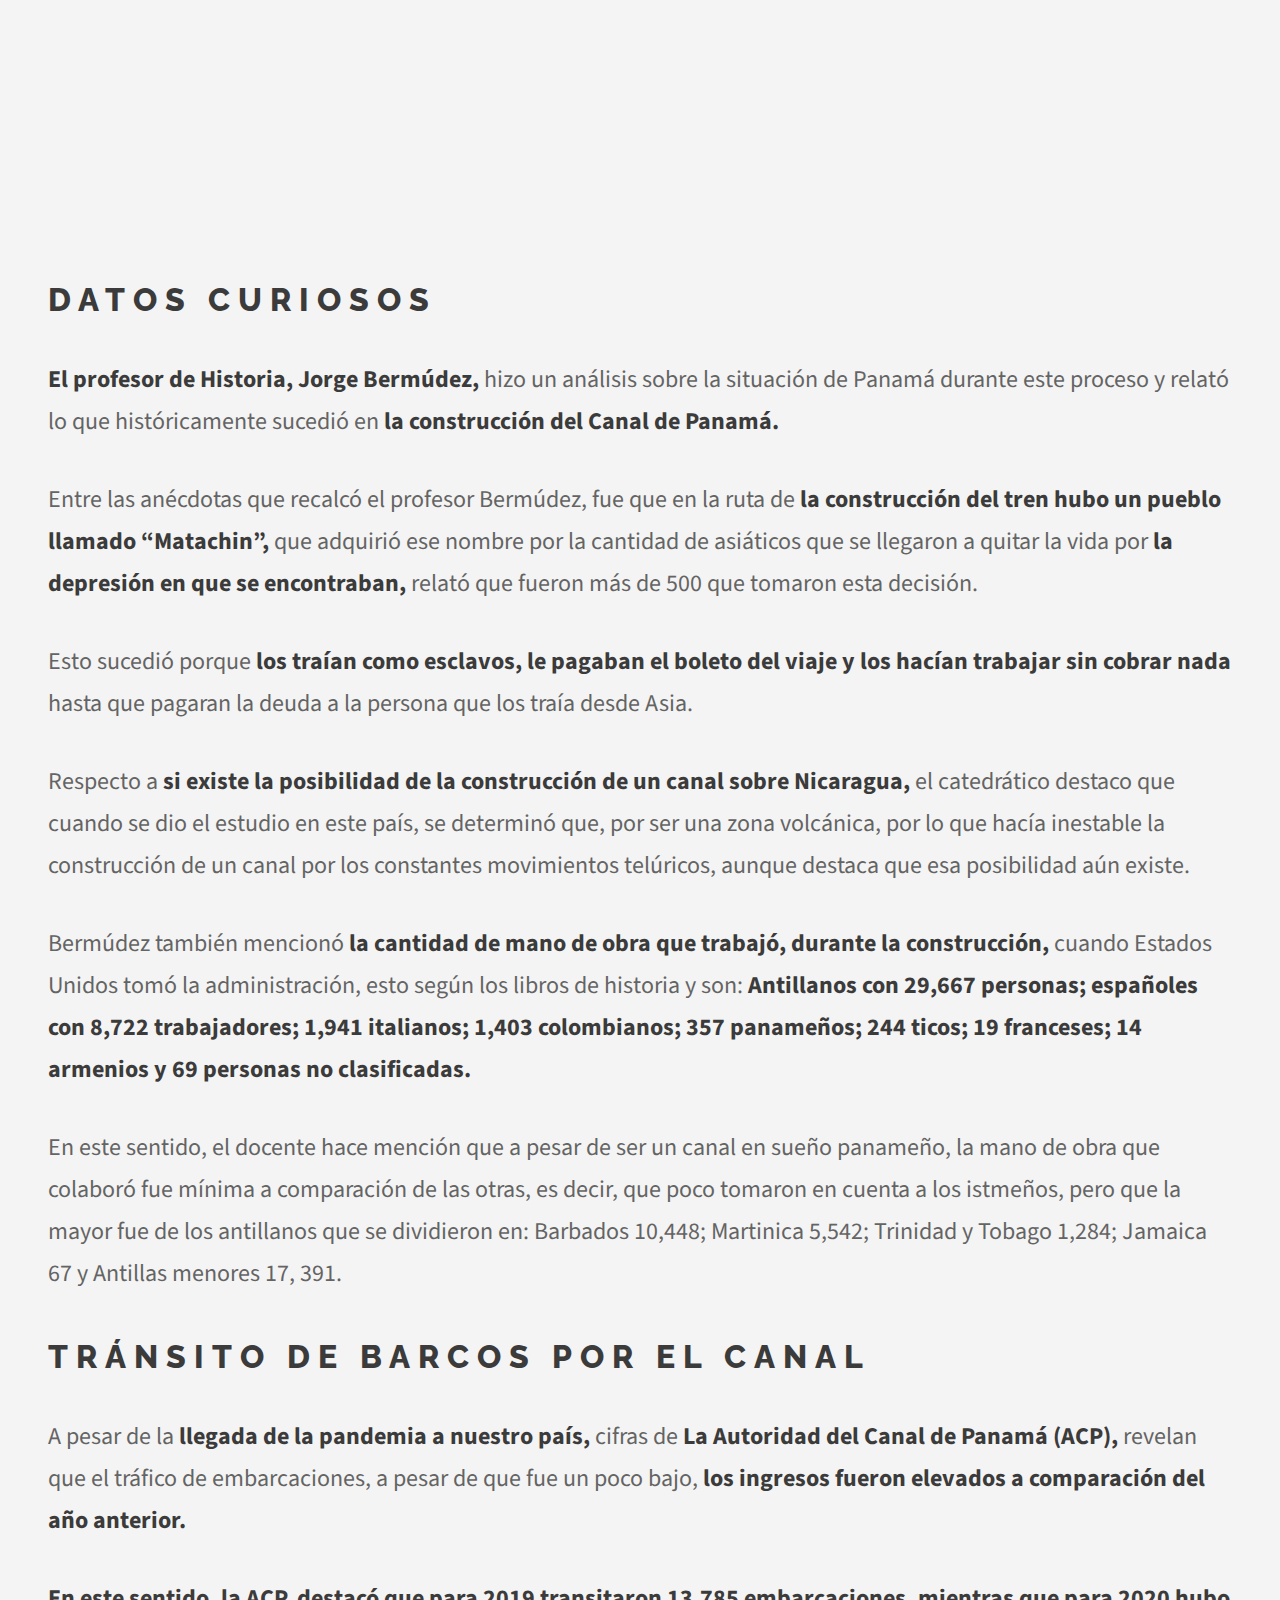
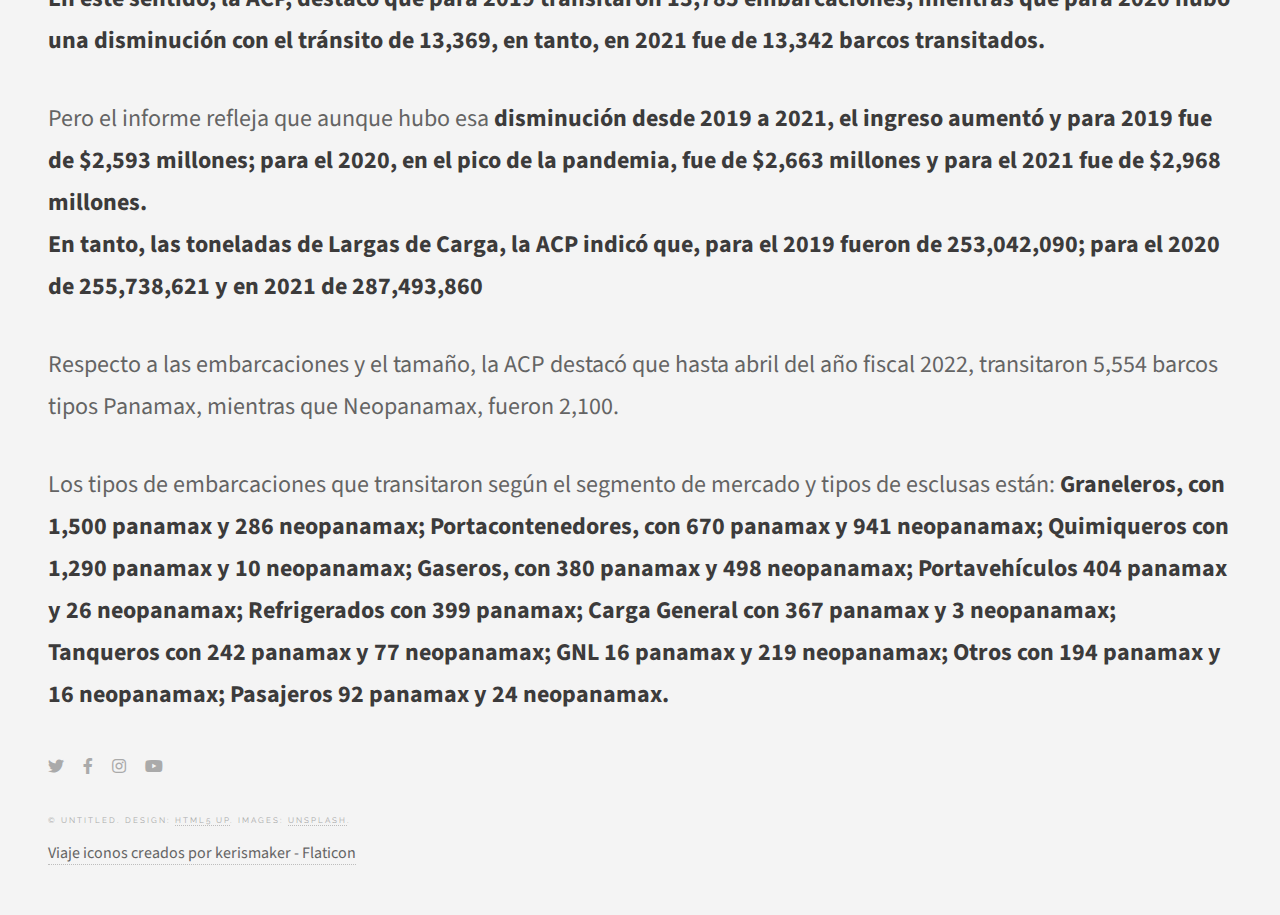
<file: rutas-panama-historia.html>
<!DOCTYPE HTML>
<!--
	Future Imperfect by HTML5 UP
	html5up.net | @ajlkn
	Free for personal and commercial use under the CCA 3.0 license (html5up.net/license)
-->
<html>
	<head>
		<title>Rutas Panamá</title>
		<meta charset="utf-8" />
		<meta name="viewport" content="width=device-width, initial-scale=1, user-scalable=no" />
         <meta name="description" content="Conozca la riqueza cultural, histórica, gastronómica y natural de Panamá">
        <meta name="keywords" content="Panamá, cultura, gastronomía, historia, naturaleza, turismo, aventura, turismo panamá">
        <meta name="language" content="es_ES" />
        <meta property="og:site_name" content="Rutas Panamá" />
		<link rel="stylesheet" href="assets/css/main.css" />
	</head>
	<body class="is-preload">

		<!-- Wrapper -->
			<div id="wrapper">

				<!-- Header -->
					<header id="header">
						<h1><a href="index.html">Rutas Panamá<img src="logos/mapa.svg" widht="40px" height="40px"></a></h1>
						<nav class="links">
							<ul>
                                
                                
                                
								<li><a href="rutas-panama-cultura.html">CULTURA</a></li>
								<li><a href="rutas-panama-historia.html">HISTORIA</a></li>
								<li><a href="rutas-panama-aventura.html">AVENTURA</a></li>
								<li><a href="rutas-panama-gastronomia.html">GASTRONOMÍA</a></li>
								<li><a href="rutas-panama-patrimonios.html">PATRIMONIOS</a></li>
							</ul>
						</nav>
						<nav class="main">
							<ul>
								<li class="search">
									
									<form id="search" method="get" action="#">
										<input type="text" name="query" placeholder="Buscar" />
									</form>
								</li>
								<li class="menu">
									<a class="fa-bars" href="#menu">Menu</a>
								</li>
							</ul>
						</nav>
					</header>
                
                	<!-- Menu -->
					<section id="menu">

				

						<!-- Links -->
							<section>
								<ul class="links">
									<li>
										<a href="rutas-panama-cultura.html">
											<h3>CULTURA</h3>
											
										</a>
									</li>
									<li>
										<a href="rutas-panama-historia.html">
											<h3>HISTORIA</h3>
											
										</a>
									</li>
									<li>
										<a href="rutas-panama-aventura.html">
											<h3>AVENTURA</h3>
											
										</a>
									</li>
									<li>
										<a href="rutas-panama-gastronomia.html">
											<h3>GASTRONOMÍA</h3>
											
										</a>
									</li>
                                    <li>
										<a href="rutas-panama-patrimonios.html">
											<h3>PATRIMONIOS</h3>
											
										</a>
									</li>
								</ul>
				<ul>
								</ul>
							</section>

					</section>


				<!-- Main -->
									

        <div id="main">

            <div id="post">
                
    
 <h3>La misión de unir el mundo</h3>
                
                <div class="img-notas">
    <img src="fotos/construccion_canal.jpg" width="100%" alt= "Trabajos de dragados">
                <figcaption>Trabajos de dragado en el Canal de Panamá. Foto: Autoridad del Canal de Panamá</figcaption></div>
                
                 </div>

            
<p>Cruzar el <b>Istmo de Panamá,</b> fue para <b>Vasco Núñez de Balboa</b> el inicio de la <b>unión de dos mares,</b> pero sin imaginar que su idea cambiaría la vida del tránsito marítimo a nivel mundial.</p>
<p>Fue para 1513, cuando Vasco Núñez resaltó que <b>a través de esta pequeña franja de tierra</b> sería el sitio perfecto para la construcción de un paso que atravesaría el país desde el mar pacífico al caribe y viceversa.<br>
Desde ese entonces se inició un movimiento liderado por el <b>Rey de España, Carlos V,</b> para llevar a cabo la construcción del paso que <b>abriría la conexión de ambos océanos.</b></p>
<p>No fue para 1534 cuando de manera definitiva ingenieros empezaron con la elaboración de los planos, todo esto, guiados por el río Chagres, por ser uno de los afluentes que recorre casi todo el centro del país.</p>
<p>Aunque la misión se tornaba muy complicada, por la gran cantidad de áreas montañosas y pantanos, todo quedó allí, la idea no surgió.</p>
<h2>Múltiples intentos de la obra</h2>
<p>Fueron una serie de intentos que se efectuaron para realizar ese corte de camino que abriría paso a esa unión oceánica.</p>
<p><b>En 1827, se retomó la idea de unir ambos océanos,</b> esta vez por la Gran Colombia, a quien pertenecía Panamá, y fue el presidente Simón Bolívar, quien planteó dicha unión, pero nunca fue puesta en práctica.</p>
                
                
                
<p>No fue para 1836, que el <b>Gobierno de los Estados Unidos,</b> ordenó a que se levantara un estudio que permitiría la construcción de un ferrocarril, pero ante el costo elevado que representaba dicha obra, todo quedó en nada y se suspendió.</p>
<p>Dos años después, una empresa francesa fue la que <b>tomó el riesgo y tomó la iniciativa que le planteaban de la construcción de un ferrocarril o un canal,</b> ellos en un inicio habían propuesto un canal de 19 km, que estaría <b>entre la Bahía de Limón hasta la Bahía de Boca del Monte,</b> pero de igual manera quedó en nada, por la falta de financiamiento.</p>
            
            <div class="img-notas">
<img src="fotos/trabajos_en_el_canal.jpg" width="100%" alt= "Inicios de la cosntrucción del Canal de Panamá">
                <figcaption>Inicios de la cosntrucción del Canal de Panamá. Foto: Autoridad del Canal de Panamá</figcaption></div>
            
<h2>El oro de California</h2>
<p>No fue <b>la fiebre del oro de California,</b> que por fin dio esa motivación a que de una vez por todas iniciaran las obras para esta unificación de ambos mares, que se dio con <b>la construcción de un ferrocarril,</b> luego de que <b>Estados Unidos, en 1848, ordenara una vez más una expedición para analizar la viabilidad en Panamá y Nicaragua.</b>
<p><b>Para 1950, se dio la primera palada que dio ese gran paso,</b> la construcción del ferrocarril era una realidad que cambiaría la historia de un pequeño país.</p>
<p><b>Una obra de 77 km, que va desde Balboa hasta Gatún,</b> a pesar de tener una serie de dificultades, que <b>cobró la vida de decenas de obreros,</b> culminó en 1855, cuando la primera locomotora transitó de mar a mar, haciendo realidad esta obra.</p>
<p>Pero no todo quedó ahí, la construcción del ferrocarril motivó a que los estudios para un canal interoceánico tomasen auge y se efectuaran.</p>
<h2>Inicios de la mega obra</h2>
<p><b>Luego de varios intentos de expediciones, tanto en México, Nicaragua y Panamá,</b> el Gobierno estadounidense, finalmente optó por continuar la <b>obra que habían dejado los franceses sobre el Istmo panameño.</b></p>
<p>Fue para 1903, cuando luego de una nueva expedición, iniciaron las gestiones para que Estados Unidos adquiera la construcción del canal, esto en medio de la gesta separatista de Panamá de Colombia.</p>
<p>En 1904, para el 4 de mayo, luego que el gobierno estadounidense comprara, por 40 millones de dólares, los derechos y propiedades del Canal Francés, dieron continuidad a esa mega obra y se creó <b>la Comisión Ístmica del Canal para su construcción.</b></p>
<p><b>Diez años después de la construcción, para 1914 se dio la finalización del tan anhelado Canal de Panamá,</b> que tuvo una inversión de $387 millones.</p>
<p>Su inauguración se dio con el paso del vapor “Ancón”, al ser la primera embarcación en transitar por de un océano al otro, el sábado 15 de agosto de 1914.</p>
            
            <div class="img-class">
    <img src="fotos/inicios_obra.jpg" width="100%" alt= "Trabajos de construcción del Canal"> 
                <figcaption>Trabajos de construcción del Canal. Foto: Autoridad del Canal de Panamá </figcaption></div>
            
            
            <p><h2>Reversión del canal a manos panameñas</h2>
<p>En 1964 se llevó a cabo la denominada <b>“Operación Banderas”,</b> en <b>la 4 de Julio,</b> hoy día <b>avenida de los Mártires, en la ciudad capital de Panamá,</b> donde estudiantes salieron a protestar en <b>la denominada Zona del Canal,</b> habitada por los estadounidenses, en exigencia de que <b>la Bandera panameña fuera izada junto a la de Estados Unidos,</b> en esta área por ser territorio nacional.</p>
<p>Tras estos hechos que dejaron a vario estudiantes fallecidos y que se convirtieron en Mártires, para 1977, específicamente el 7 de septiembre, cuando <b>el general Omar Torrijos Herrera, por Panamá,</b> y <b>el presidente Jimmy Carter,</b> firmaron los <b>tratados Torrijos-Carter</b> y que entró en vigor en 1979, poniéndole fin así, al manejo del Canal por los estadounidenses y pasaría a manos panameñas.</p>
<p><b>El 31 de diciembre de 1999,</b> salió el <b>último soldado estadounidense de suelo istmeño,</b> para que Panamá procediera a tomar el <b>mando sobre el manejo administrativo del canal</b> y que actualmente mantiene a través de la Autoridad del Canal de Panamá (ACP).</p>
            
            <div class="img-notas">
    <figcaption> <img src="fotos/reversioncanal.jpg" alt= "Escalinats de la Administración del Canal." width="100%" alt""> </figcaption></div>
                
<p>Luego de 6 años de estar en manos panameñas, el gobierno en turno convocó a un Referéndum, <b>el 22 de octubre de 2006,</b> donde la población, <b>en un 76.86%, aprobó la ampliación del canal, que inició en 2007.</b></p>
            <p>La ampliación se dio debido a la necesidad de que busques con dimensiones más grandes pudieran transitar por esta vía interoceánica rápida y ante <b>el aumento de la demanda, finalmente <a href="https://www.youtube.com/watch?v=oI1eHOHFw7I" target="_blank" rel="noopener noreferrer"> el 26 de junio de 2016 se inauguró este tercer juego de esclusas </a></b> con el paso del <b>barco Cosco Shipping Panama, que es un tipo Neopanamax,</b> por las <b>esclusas de Cocolí y Agua Clara.</b></p>

<h2>CANAL INTERACTIVO</h2>

<iframe src="https://uploads.knightlab.com/storymapjs/05f7575a102c249311d2260a6003f28a/canal-turismo/index.html" frameborder="0" width="100%" height="800"></iframe>
<p><h2>Datos Curiosos</h2>
            
<p><b>El profesor de Historia, Jorge Bermúdez,</b> hizo un análisis sobre la situación de Panamá durante este proceso y relató lo que históricamente sucedió en <b>la construcción del Canal de Panamá.</b></p>
<p>Entre las anécdotas que recalcó el profesor Bermúdez, fue que en la ruta de <b>la construcción del tren hubo un pueblo llamado “Matachin”,</b> que adquirió ese nombre por la cantidad de asiáticos que se llegaron a quitar la vida por <b>la depresión en que se encontraban,</b> relató que fueron más de 500 que tomaron esta decisión.</p>
<p>Esto sucedió porque <b>los traían como esclavos, le pagaban el boleto del viaje y los hacían trabajar sin cobrar nada</b> hasta que pagaran la deuda a la persona que los traía desde Asia.</p>
<p>Respecto a <b>si existe la posibilidad de la construcción de un canal sobre Nicaragua,</b> el catedrático destaco que cuando se dio el estudio en este país, se determinó que, por ser una zona volcánica, por lo que hacía inestable la construcción de un canal por los constantes movimientos telúricos, aunque destaca que esa posibilidad aún existe.</p>
<p>Bermúdez también mencionó <b>la cantidad de mano de obra que trabajó, durante la construcción,</b> cuando Estados Unidos tomó la administración, esto según los libros de historia y son: <b>Antillanos con 29,667 personas; españoles con 8,722 trabajadores; 1,941 italianos; 1,403 colombianos; 357 panameños; 244 ticos; 19 franceses; 14 armenios y 69 personas no clasificadas.</b></p>
<p>En este sentido, el docente hace mención que a pesar de ser un canal en sueño panameño, la mano de obra que colaboró fue mínima a comparación de las otras, es decir, que poco tomaron en cuenta a los istmeños, pero que la mayor fue de los antillanos que se dividieron en: Barbados 10,448; Martinica 5,542; Trinidad y Tobago 1,284; Jamaica 67 y Antillas menores 17, 391.</p>
<h2>Tránsito de barcos por el canal</h2>
<p>A pesar de la <b>llegada de la pandemia a nuestro país,</b> cifras de <b>La Autoridad del Canal de Panamá (ACP),</b> revelan que el tráfico de embarcaciones, a pesar de que fue un poco bajo, <b>los ingresos fueron elevados a comparación del año anterior.</b><br>
<p><b>En este sentido, la ACP, destacó que para 2019 transitaron 13,785 embarcaciones, mientras que para 2020 hubo una disminución con el tránsito de 13,369, en tanto, en 2021 fue de 13,342 barcos transitados.</b></p>


<p>Pero el informe refleja que aunque hubo esa <b>disminución desde 2019 a 2021, el ingreso aumentó y para 2019 fue de $2,593 millones; para el 2020, en el pico de la pandemia, fue de $2,663 millones y para el 2021 fue de $2,968 millones.<br>
En tanto, las toneladas de Largas de Carga, la ACP indicó que, para el 2019 fueron de 253,042,090; para el 2020 de 255,738,621 y en 2021 de 287,493,860</b></p>
            
    <div class="flourish-embed flourish-chart" data-src="visualisation/10127073"><script src="https://public.flourish.studio/resources/embed.js"></script></div>
            
<p>Respecto a las embarcaciones y el tamaño, la ACP destacó que hasta abril del año fiscal 2022, transitaron 5,554 barcos tipos Panamax, mientras que Neopanamax, fueron 2,100.</p>
<p>Los tipos de embarcaciones que transitaron según el segmento de mercado y tipos de esclusas están: <b>Graneleros, con 1,500 panamax y 286 neopanamax; Portacontenedores, con 670 panamax y 941 neopanamax; Quimiqueros con 1,290 panamax y 10 neopanamax; Gaseros, con 380 panamax y 498 neopanamax; Portavehículos 404 panamax y 26 neopanamax; Refrigerados con 399 panamax; Carga General con 367 panamax y 3 neopanamax; Tanqueros con 242 panamax y 77 neopanamax; GNL 16 panamax y 219 neopanamax; Otros con 194 panamax y 16 neopanamax; Pasajeros 92 panamax y 24 neopanamax.</b></p>
<div class="flourish-embed flourish-chart" data-src="visualisation/10133675"><script src="https://public.flourish.studio/resources/embed.js"></script></div>
 
    
    
   
	<!-- Footer -->
												<section id="footer">
								<ul class="icons">
									<li><a href="https://twitter.com/PanamaRutas" class="icon brands fa-twitter" target="_blank" rel="noopener noreferrer"><span class="label">Twitter</span></a></li>
									<li><a href="https://www.facebook.com/Rutas-Panamá-112274141512993/" class="icon brands fa-facebook-f" target="_blank" rel="noopener noreferrer"><span class="label">Facebook</span></a></li>
									<li><a href="https://www.instagram.com/rutaspanama3/" class="icon brands fa-instagram" target="_blank" rel="noopener noreferrer"><span class="label" >Instagram</span></a></li>
									
                                    <li> <a href="https://www.youtube.com/channel/UCqc8lhRxhG6-PNZRrA8NxuA" i class="fab fa-youtube" target="_blank" rel="noopener noreferrer"><span class="label">YouTube</span></a></li>
								</ul>
								<p class="copyright">&copy; Untitled. Design: <a href="http://html5up.net">HTML5 UP</a>. Images: <a href="http://unsplash.com">Unsplash</a>.</p>
                                <a href="https://www.flaticon.es/iconos-gratis/viaje" title="viaje iconos" target="_blank" rel="noopener noreferrer">Viaje iconos creados por kerismaker - Flaticon</a>

                </section>


			</div>

		<!-- Scripts -->
			<script src="assets/js/jquery.min.js"></script>
			<script src="assets/js/browser.min.js"></script>
			<script src="assets/js/breakpoints.min.js"></script>
			<script src="assets/js/util.js"></script>
			<script src="assets/js/main.js"></script>


               

  
                

            </div>

 

</body>

 

</html>
</file>
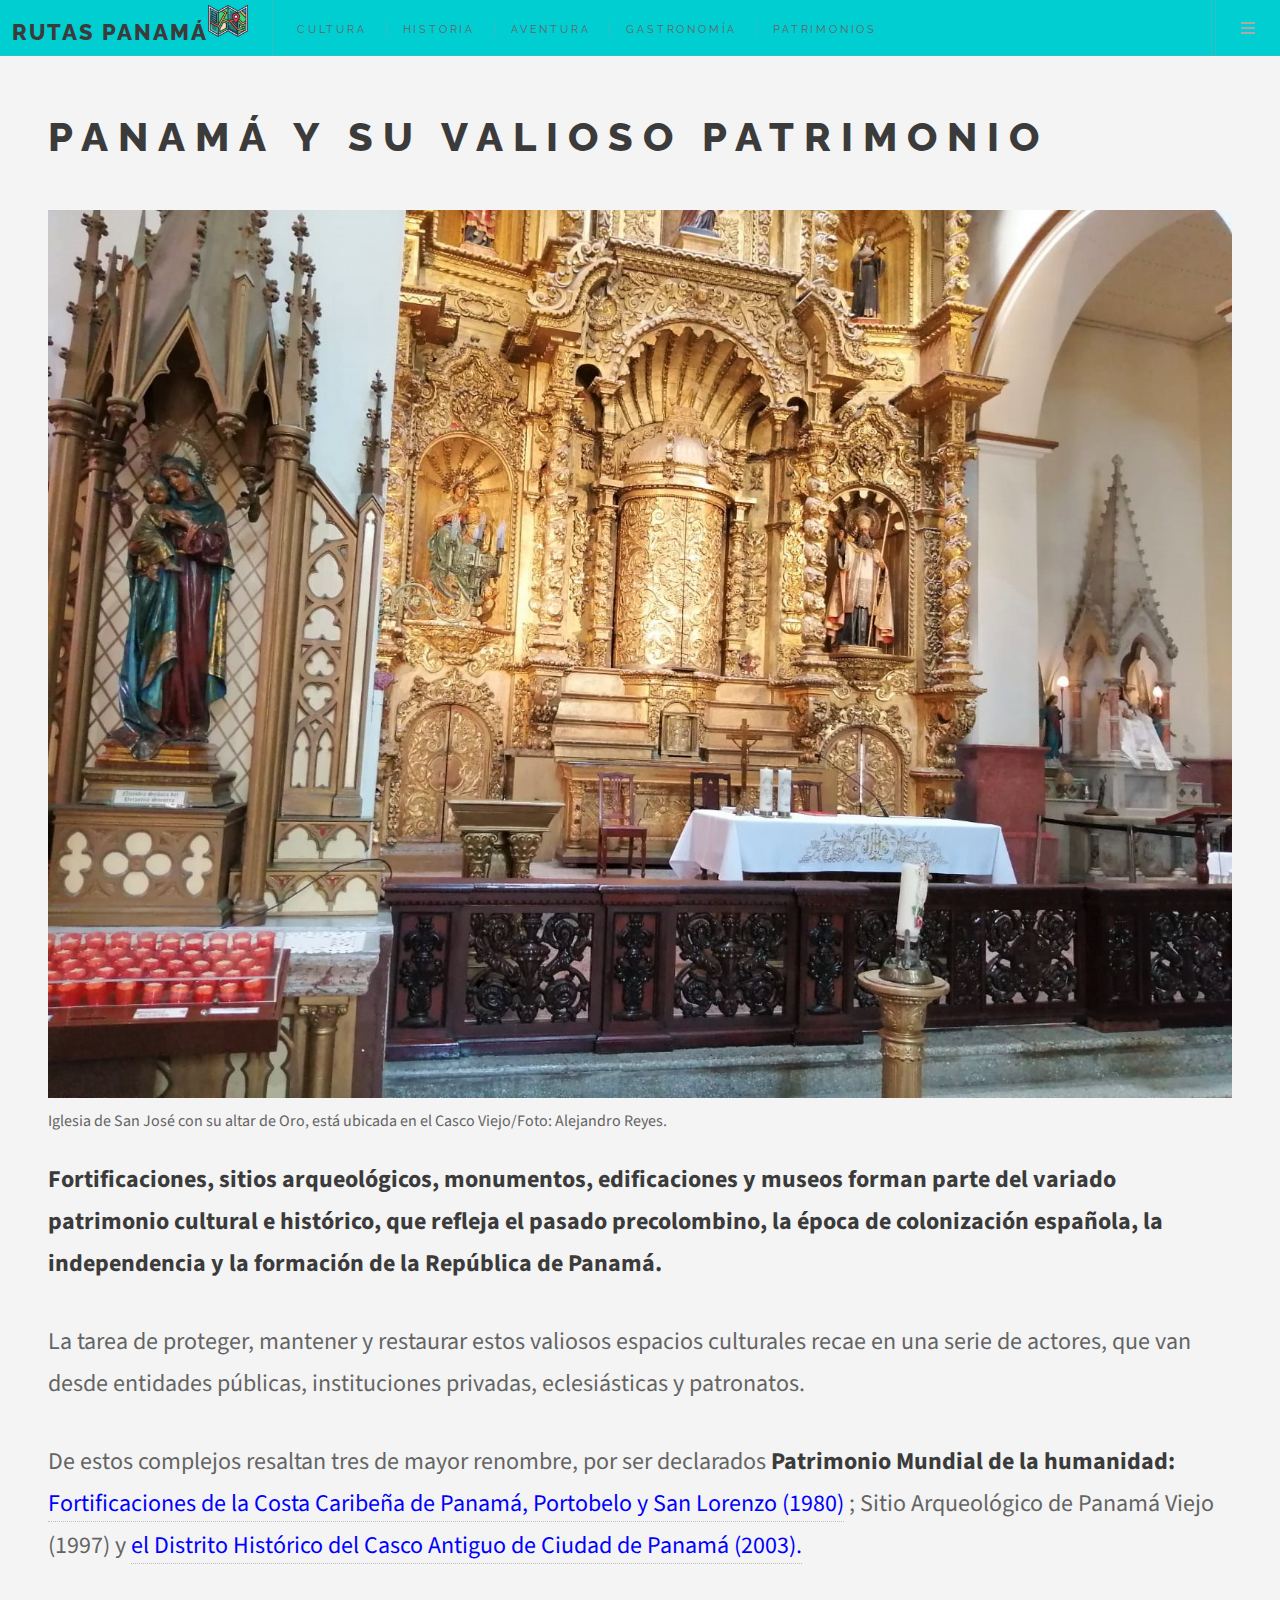
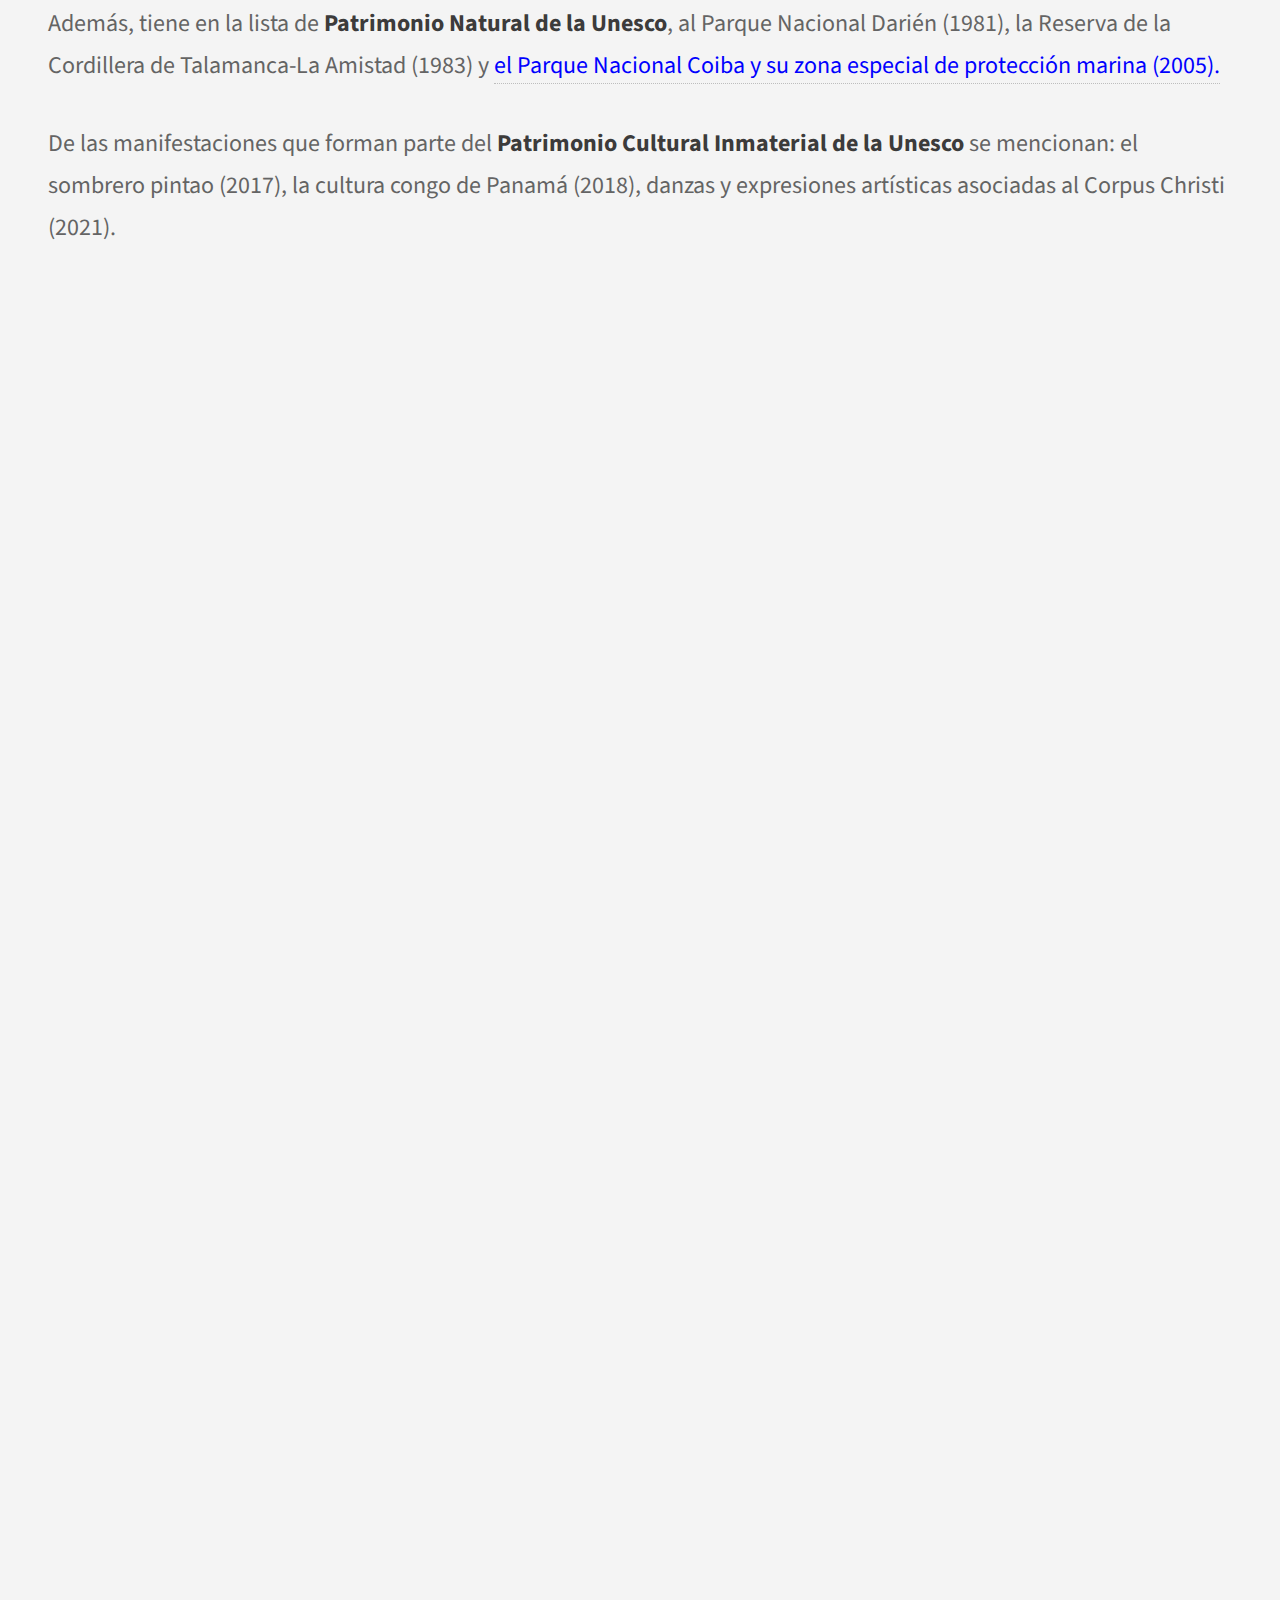
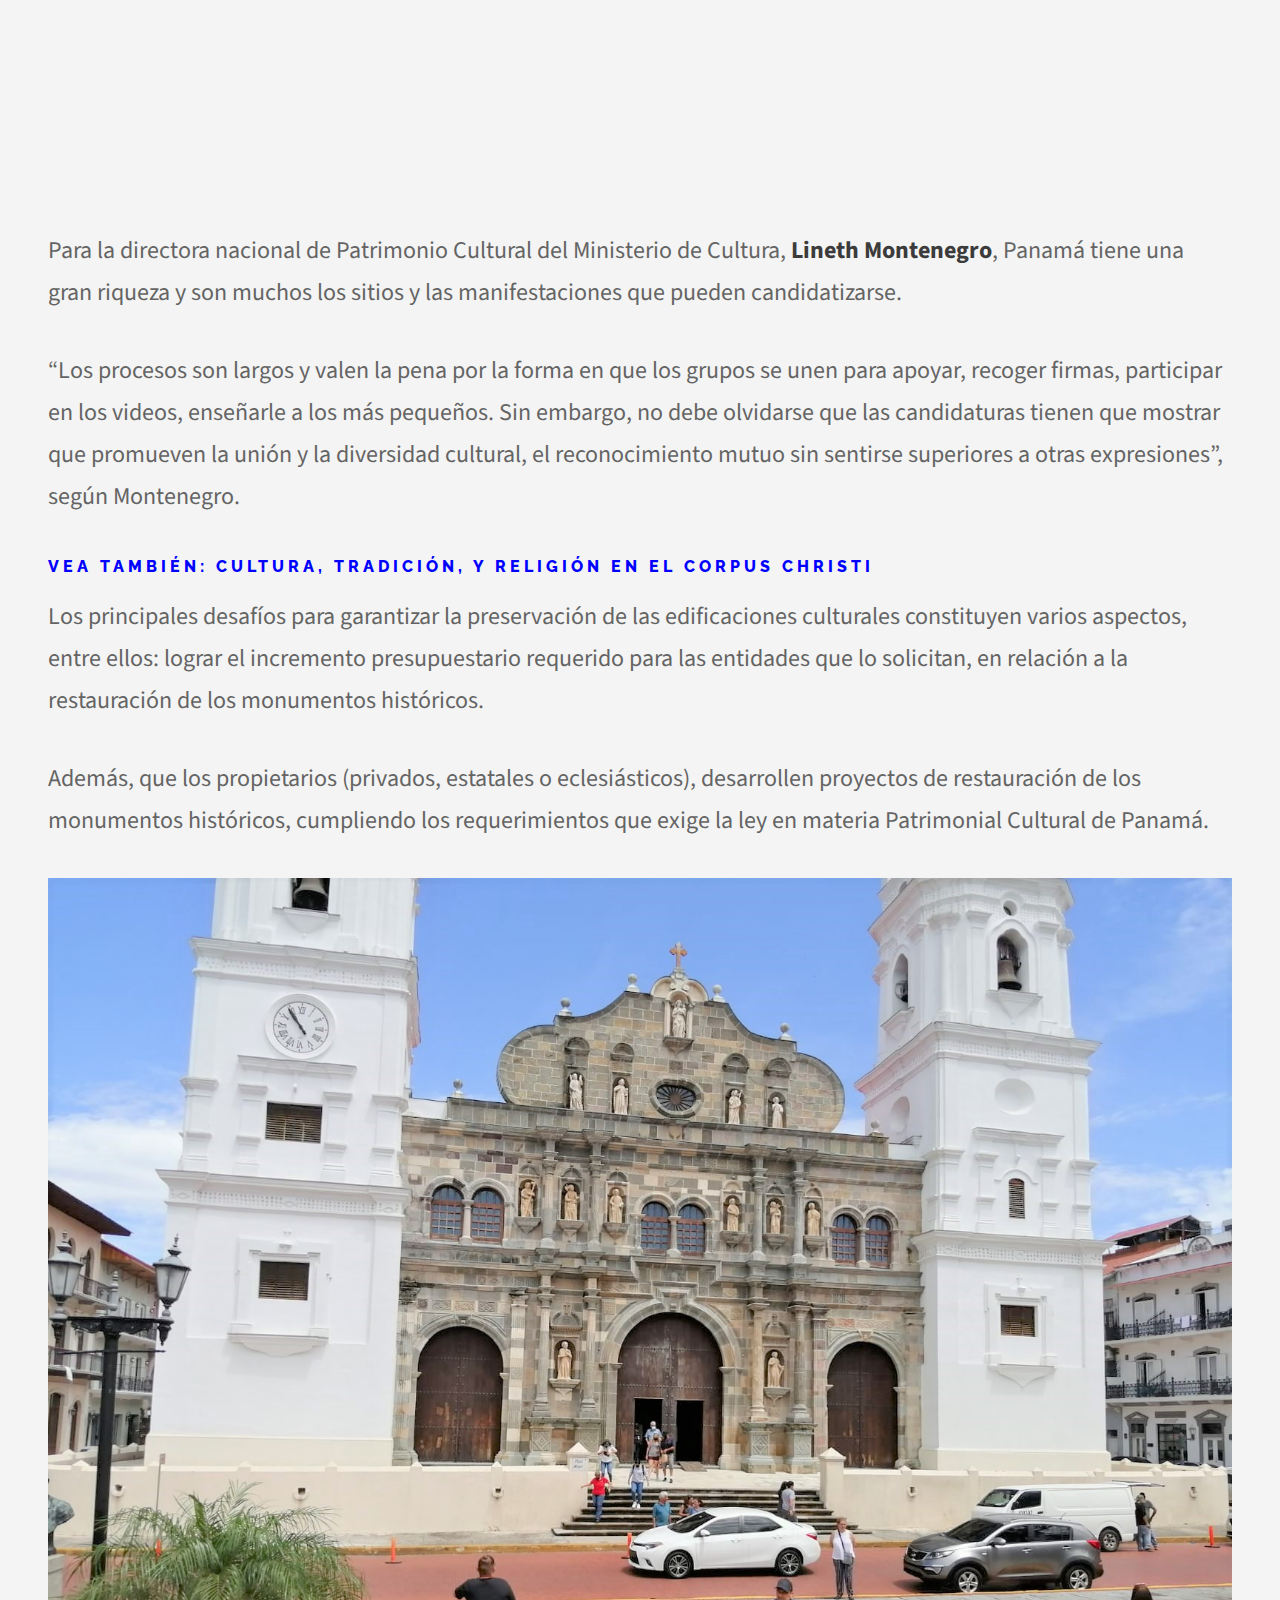
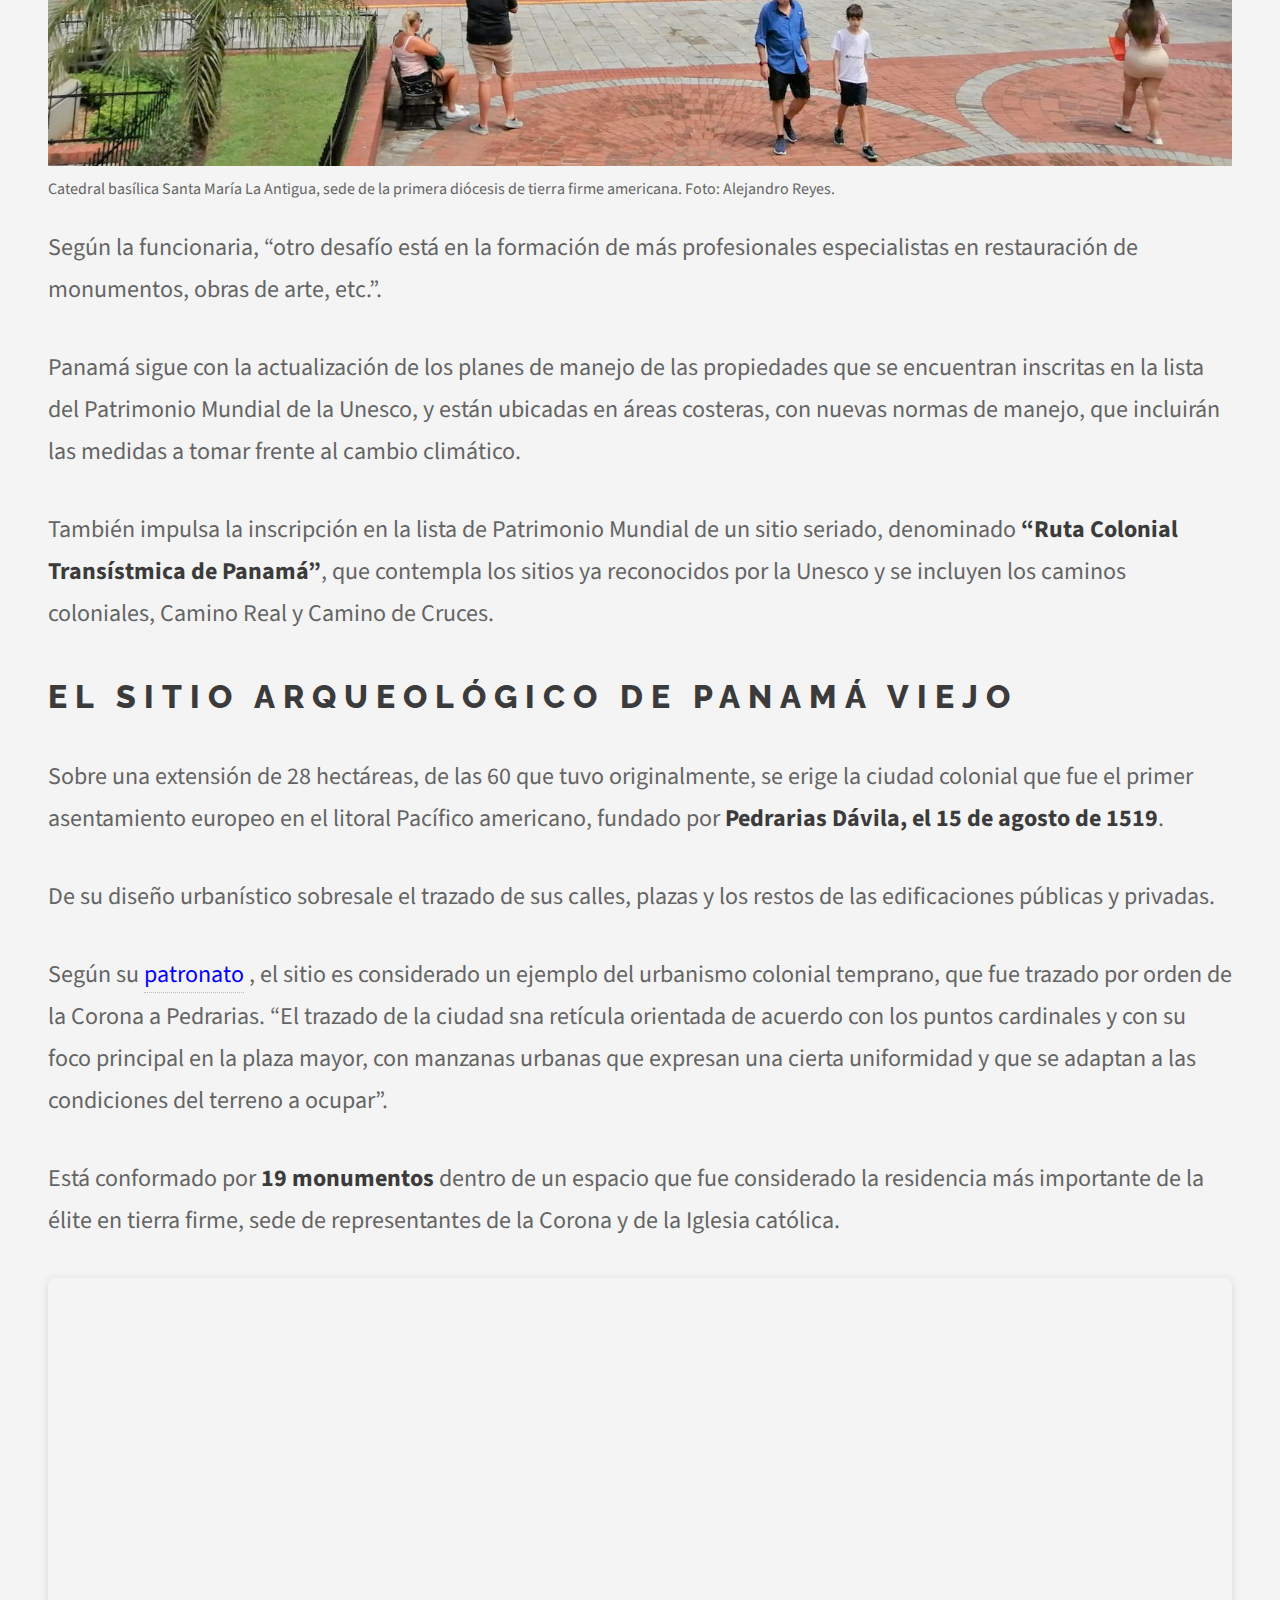
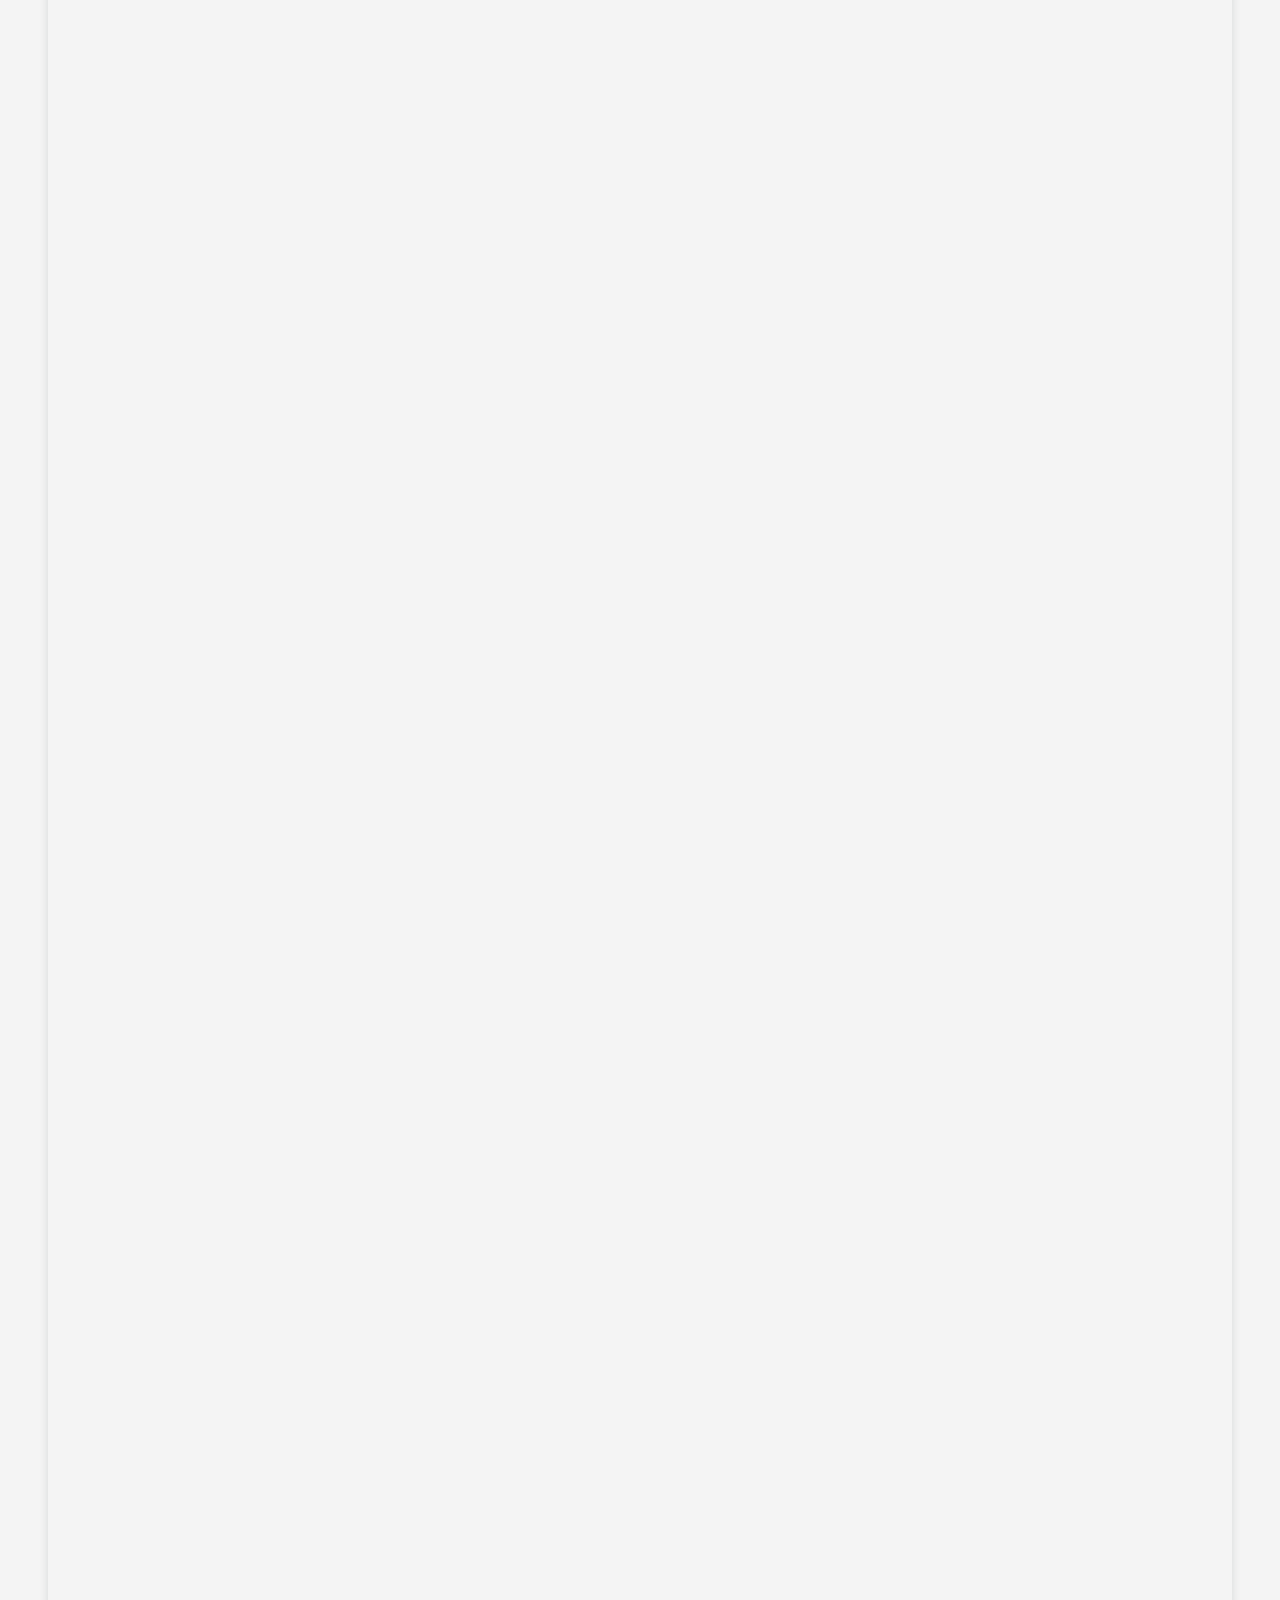
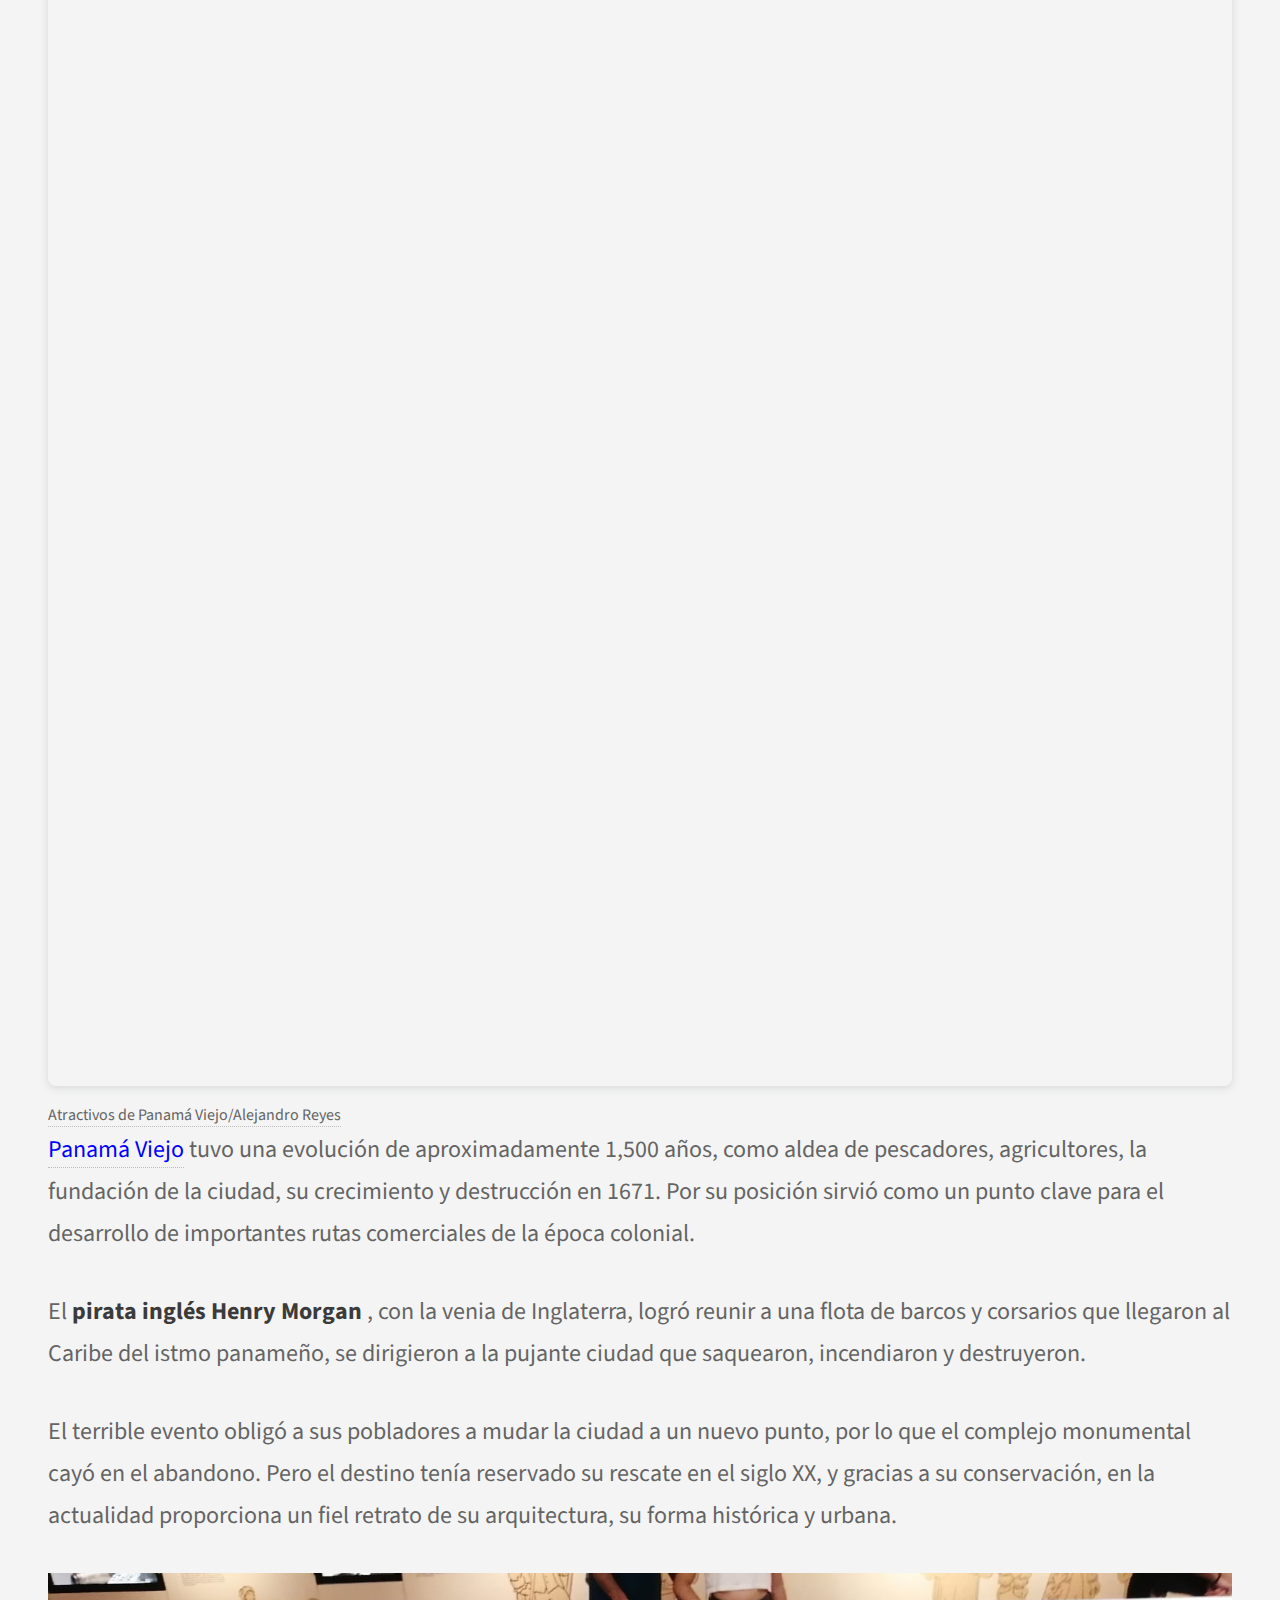
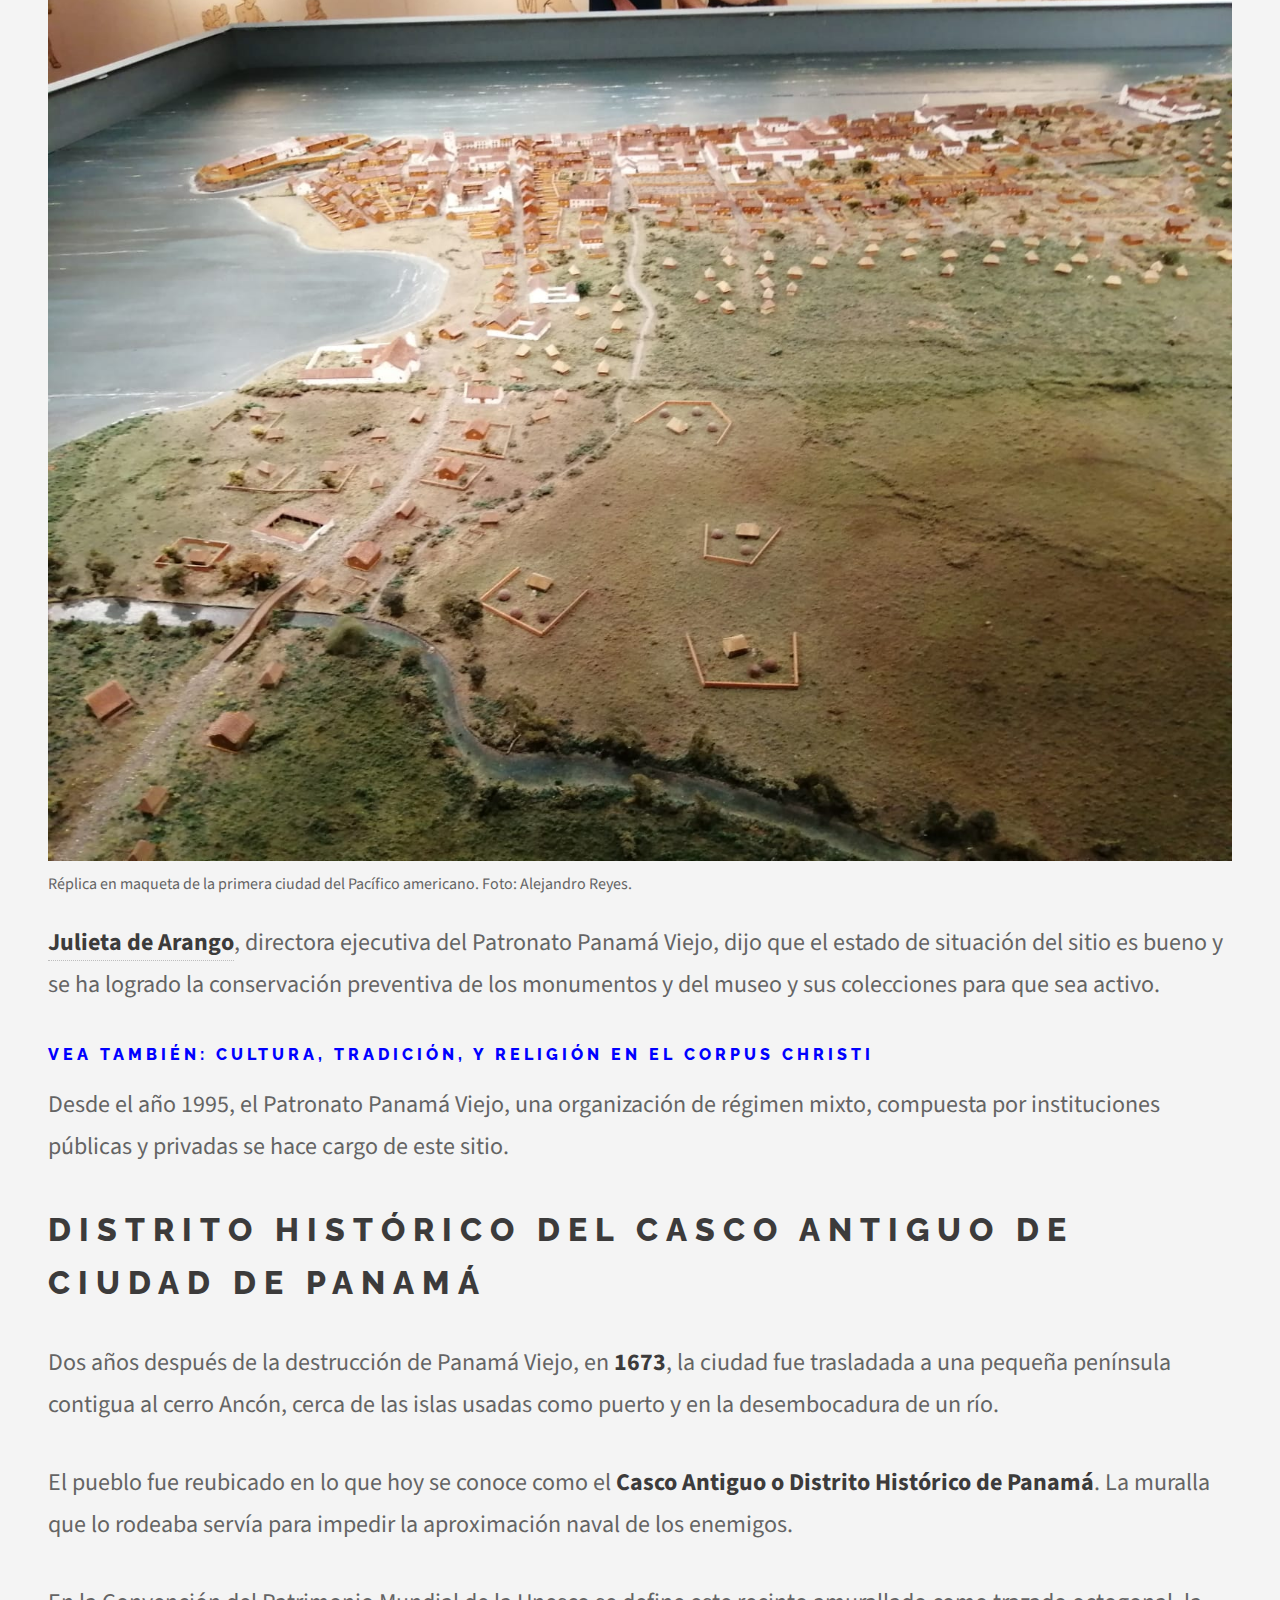
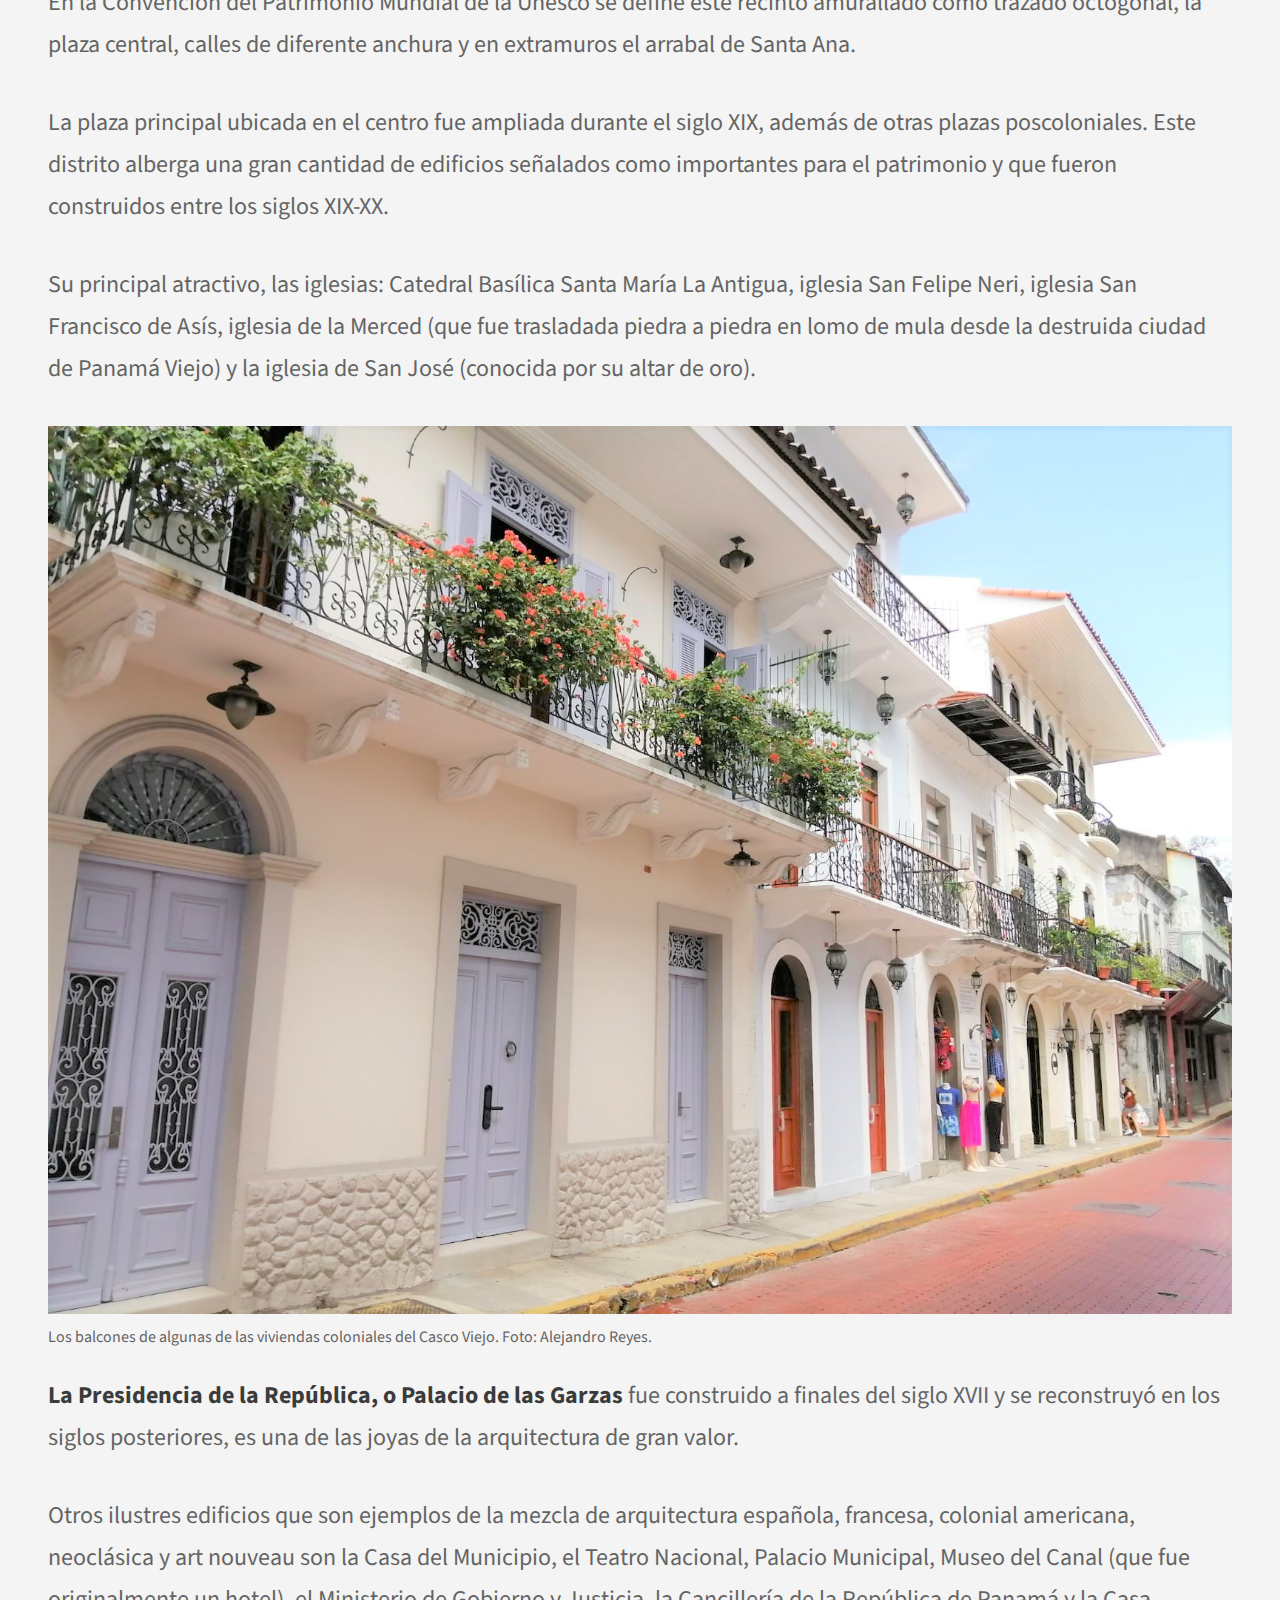
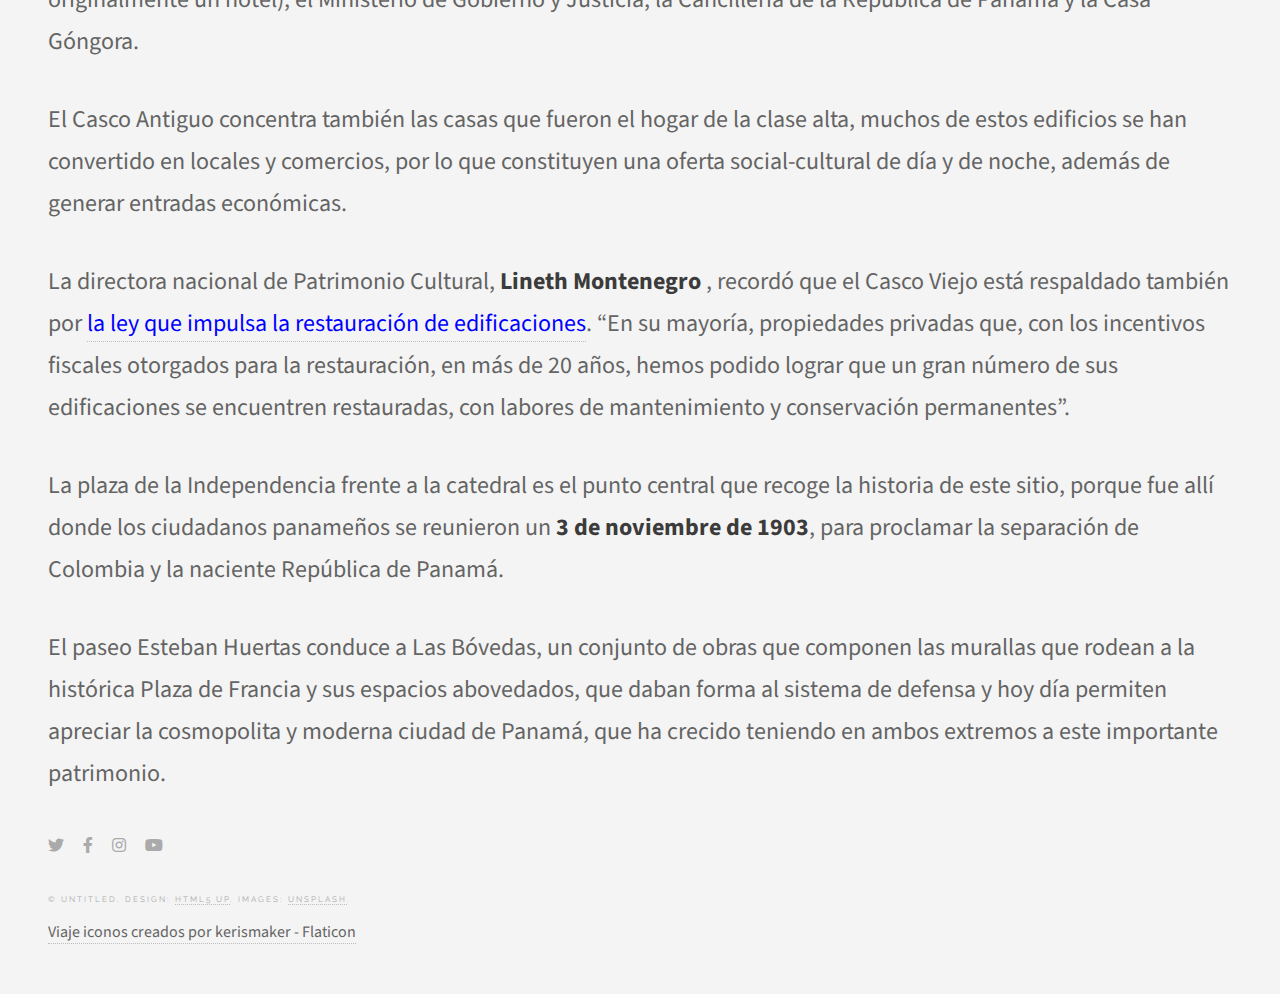
<file: rutas-panama-patrimonios.html>
<!DOCTYPE HTML>
<!--
	Future Imperfect by HTML5 UP
	html5up.net | @ajlkn
	Free for personal and commercial use under the CCA 3.0 license (html5up.net/license)
-->
<html>
	<head>
		<title>Rutas Panamá</title>
		<meta charset="utf-8" />
		<meta name="viewport" content="width=device-width, initial-scale=1, user-scalable=no" />
         <meta name="description" content="Conozca la riqueza cultural, histórica, gastronómica y natural de Panamá">
        <meta name="keywords" content="Panamá, cultura, gastronomía, historia, naturaleza, turismo, aventura, turismo panamá">
        <meta name="language" content="es_ES" />
        <meta property="og:site_name" content="Rutas Panamá" />
		<link rel="stylesheet" href="assets/css/main.css" />
	</head>
	<body class="is-preload">

		<!-- Wrapper -->
			<div id="wrapper">

				<!-- Header -->
					<header id="header">
						<h1><a href="index.html">Rutas Panamá<img src="logos/mapa.svg" widht="40px" height="40px"></a></h1>
						<nav class="links">
							<ul>
                                
                                
                                
								<li><a href="rutas-panama-cultura.html">CULTURA</a></li>
								<li><a href="rutas-panama-historia.html">HISTORIA</a></li>
								<li><a href="rutas-panama-aventura.html">AVENTURA</a></li>
								<li><a href="rutas-panama-gastronomia.html">GASTRONOMÍA</a></li>
								<li><a href="rutas-panama-patrimonios.html">PATRIMONIOS</a></li>
							</ul>
						</nav>
						<nav class="main">
							<ul>
								<li class="search">
									
									<form id="search" method="get" action="#">
										<input type="text" name="query" placeholder="Buscar" />
									</form>
								</li>
								<li class="menu">
									<a class="fa-bars" href="#menu">Menu</a>
								</li>
							</ul>
						</nav>
					</header>
                
                	<!-- Menu -->
					<section id="menu">

				

						<!-- Links -->
							<section>
								<ul class="links">
									<li>
										<a href="rutas-panama-cultura.html">
											<h3>CULTURA</h3>
											
										</a>
									</li>
									<li>
										<a href="rutas-panama-historia.html">
											<h3>HISTORIA</h3>
											
										</a>
									</li>
									<li>
										<a href="rutas-panama-aventura.html">
											<h3>AVENTURA</h3>
											
										</a>
									</li>
									<li>
										<a href="rutas-panama-gastronomia.html">
											<h3>GASTRONOMÍA</h3>
											
										</a>
									</li>
                                    <li>
										<a href="rutas-panama-patrimonios.html">
											<h3>PATRIMONIOS</h3>
											
										</a>
									</li>
								</ul>
				<ul>
								</ul>
							</section>

					</section>

				<!-- Main -->
						

        <div id="main">

            <div id="post">
                     <h3> Panamá y su valioso patrimonio</h3>
                
             <div class="img-notas">
            <img src="fotos/altardeoro.jpeg" width="100%" alt= "Iglesia de San José con su altar de Oro, está ubicada en el Casco Viejo"> 
                 <figcaption>Iglesia de San José con su altar de Oro, está ubicada en el Casco Viejo/Foto: Alejandro Reyes.</figcaption></div>
     

            </div>

            <div id="segundo">

    <p> <b>Fortificaciones, sitios arqueológicos, monumentos, edificaciones y museos forman parte del variado patrimonio cultural e histórico, que refleja el pasado precolombino, la época de colonización española, la independencia y la formación de la República de Panamá.</b></p>
                
                <p>La tarea de proteger, mantener y restaurar estos valiosos espacios culturales recae en una serie de actores, que van desde entidades públicas, instituciones privadas, eclesiásticas y patronatos.</p>
                
                <p>De estos complejos resaltan tres de mayor renombre, por ser declarados <b>Patrimonio Mundial de la humanidad:</b> 
                
                <a style="color:blue;"href="https://whc.unesco.org/es/list/135">Fortificaciones de la Costa Caribeña de Panamá, Portobelo y San Lorenzo (1980)</a> ; Sitio Arqueológico de Panamá Viejo (1997) y <a style="color:blue;"href="https://whc.unesco.org/es/list/790">el Distrito Histórico del Casco Antiguo de Ciudad de Panamá (2003).</a></p>
                
                <p>Además, tiene en la lista de <b>Patrimonio Natural de la Unesco</b>, al Parque Nacional Darién (1981), la Reserva de la Cordillera de Talamanca-La Amistad (1983) y <a style="color:blue;" href="https://whc.unesco.org/es/list/1138">el Parque Nacional Coiba y su zona especial de protección marina (2005).</a></p>
                    
                <p>De las manifestaciones que forman parte del <b>Patrimonio Cultural Inmaterial de la Unesco</b> se mencionan: el sombrero pintao (2017), la cultura congo de Panamá (2018), danzas y expresiones artísticas asociadas al Corpus Christi (2021).</p>
                
                <iframe src="https://uploads.knightlab.com/storymapjs/b00561711eb659ef8fbb04d9bc0f1c62/panama-y-su-patrimonio/index.html" frameborder="0" width="100%" height="1500"></iframe><p> </p>
                
                <p>Para la directora nacional de Patrimonio Cultural del Ministerio de Cultura, <b>Lineth Montenegro</b>, Panamá tiene una gran riqueza y son muchos los sitios y las manifestaciones que pueden candidatizarse.</p>
                
                <p>“Los procesos son largos y valen la pena por la forma en que los grupos se unen para apoyar, recoger firmas, participar en los videos, enseñarle a los más pequeños. Sin embargo, no debe olvidarse que las candidaturas tienen que mostrar que promueven la unión y la diversidad cultural, el reconocimiento mutuo sin sentirse superiores a otras expresiones”, según Montenegro.</p>
        
        <h4><a style="color:blue;" href="cultura-tradicion-religion-en-el-corpus-christi.html">Vea también: Cultura, tradición, y religión en el Corpus Christi</a> </h4>
                
                <p>Los principales desafíos para garantizar la preservación de las edificaciones culturales constituyen varios aspectos, entre ellos: lograr el incremento presupuestario requerido para las entidades que lo solicitan, en relación a la restauración de los monumentos históricos.</p>
                
                <p>Además, que los propietarios (privados, estatales o eclesiásticos), desarrollen proyectos de restauración de los monumentos históricos, cumpliendo los requerimientos que exige la ley en materia Patrimonial Cultural de Panamá.</p>
                
                
                <div class="img-notas">
              <img src="fotos/catedralmetropolitana.jpeg" width="100%" alt= "Catedral basílica Santa María La Antigua, sede de la primera diócesis de tierra firme americana"> 
                    <figcaption>Catedral basílica Santa María La Antigua, sede de la primera diócesis de tierra firme americana. Foto: Alejandro Reyes.</figcaption></div>
     
               
                
                <p>Según la funcionaria, “otro desafío está en la formación de más profesionales especialistas en restauración de monumentos, obras de arte, etc.”.</p>
                
                <p>Panamá sigue con la actualización de los planes de manejo de las propiedades que se encuentran inscritas en la lista del Patrimonio Mundial de la Unesco, y están ubicadas en áreas costeras, con nuevas normas de manejo, que incluirán las medidas a tomar frente al cambio climático.</p>
                
                <p>También impulsa la inscripción en la lista de Patrimonio Mundial de un sitio seriado, denominado <b>“Ruta Colonial Transístmica de Panamá”</b>, que contempla los sitios ya reconocidos por la Unesco y se incluyen los caminos coloniales, Camino Real y Camino de Cruces.</p>
                
                
                <h2>El Sitio Arqueológico de Panamá Viejo</h2>

                
                <p>Sobre una extensión de 28 hectáreas, de las 60 que tuvo originalmente, se erige la ciudad colonial que fue el primer asentamiento europeo en el litoral Pacífico americano, fundado por <b>Pedrarias Dávila, el 15 de agosto de 1519</b>.</p>
                
                <p>De su diseño urbanístico sobresale el trazado de sus calles, plazas y los restos de las edificaciones públicas y privadas.</p>
                
                <p>Según su <a style="color:blue;"href="https://www.patronatopanamaviejo.org/">patronato</a> , el sitio es considerado un ejemplo del urbanismo colonial temprano, que fue trazado por orden de la Corona a Pedrarias. “El trazado de la ciudad sna retícula orientada de acuerdo con los puntos cardinales y con su foco principal en la plaza mayor, con manzanas urbanas que expresan una cierta uniformidad y que se adaptan a las condiciones del terreno a ocupar”.</p>
                
                
                <p>Está conformado por <b>19 monumentos</b> dentro de un espacio que fue considerado la residencia más importante de la élite en tierra firme, sede de representantes de la Corona y de la Iglesia católica.</p>
                
                
                <div style="position: relative; width: 100%; height: 0; padding-top: 250.0000%; 
 padding-bottom: 48px; box-shadow: 0 2px 8px 0 rgba(63,69,81,0.16); margin-top: 1.6em; margin-bottom: 0.9em; overflow: hidden; 
 border-radius: 8px; will-change: transform;"> 

  <iframe loading="lazy" style="position: absolute; width: 100%; height: 100%; top: 0; left: 0; border: none; padding: 0;margin: 0;" 

    src="https:&#x2F;&#x2F;www.canva.com&#x2F;design&#x2F;DAFBSZOsCIA&#x2F;view?embed" allowfullscreen="allowfullscreen" allow="fullscreen"> 

  </iframe> 

</div> 
                
                <a href="https:&#x2F;&#x2F;www.canva.com&#x2F;design&#x2F;DAFBSZOsCIA&#x2F;view?utm_content=DAFBSZOsCIA&amp;utm_campaign=designshare&amp;utm_medium=embeds&amp;utm_source=link" target="_blank" rel="noopener">Atractivos de Panamá Viejo/Alejandro Reyes</a>
                
                <p><a style="color:blue;"href="https://youtu.be/P1SssbEmras">Panamá Viejo</a> tuvo una evolución de aproximadamente 1,500 años, como aldea de pescadores, agricultores, la fundación de la ciudad, su crecimiento y destrucción en 1671. Por su posición sirvió como un punto clave para el desarrollo de importantes rutas comerciales de la época colonial.</p>
                
                <p>El <b>pirata inglés Henry Morgan </b>, con la venia de Inglaterra, logró reunir a una flota de barcos y corsarios que llegaron al Caribe del istmo panameño, se dirigieron a la pujante ciudad que saquearon, incendiaron y destruyeron.</p>
                
                <p>El terrible evento obligó a sus pobladores a mudar la ciudad a un nuevo punto, por lo que el complejo monumental cayó en el abandono. Pero el destino tenía reservado su rescate en el siglo XX, y gracias a su conservación, en la actualidad proporciona un fiel retrato de su arquitectura, su forma histórica y urbana.</p>
                
                <div class="img-notas">
                <img src="fotos/maqueta.jpeg" width="100%" alt= "Réplica en maqueta de la primera ciudad del Pacífico americano"> 
                    <figcaption>Réplica en maqueta de la primera ciudad del Pacífico americano. Foto: Alejandro Reyes.</figcaption> </div>
                
                
                <p><b><a href="https://www.youtube.com/watch?v=uFhgPXoFJ98&t=48s" target="_blank" rel="noopener noreferrer"> Julieta de Arango</a></b>, directora ejecutiva del Patronato Panamá Viejo, dijo que el estado de situación del sitio es bueno y se ha logrado la conservación preventiva de los monumentos y del museo y sus colecciones para que sea activo.</p>

        <h4><a style="color:blue;" href="un-pais-de-riquezas-naturales.html">Vea también: Cultura, tradición, y religión en el Corpus Christi</a> </h4>
                
                <p>Desde el año 1995, el Patronato Panamá Viejo, una organización de régimen mixto, compuesta por instituciones públicas y privadas se hace cargo de este sitio.</p>
                
                
                
          
                
            
                
                 <h2>Distrito Histórico del Casco Antiguo de Ciudad de Panamá</h2>
                
                
                <p>Dos años después de la destrucción de Panamá Viejo, en <b>1673</b>, la ciudad fue trasladada a una pequeña península contigua al cerro Ancón, cerca de las islas usadas como puerto y en la desembocadura de un río.</p>
                
                <p>El pueblo fue reubicado en lo que hoy se conoce como el <b>Casco Antiguo o Distrito Histórico de Panamá</b>. La muralla que lo rodeaba servía para impedir la aproximación naval de los enemigos.</p>
              
                
                <p>En la Convención del Patrimonio Mundial de la Unesco se define este recinto amurallado como trazado octogonal, la plaza central, calles de diferente anchura y en extramuros el arrabal de Santa Ana.</p>
                
                <p>La plaza principal ubicada en el centro fue ampliada durante el siglo XIX, además de otras plazas poscoloniales. Este distrito alberga una gran cantidad de edificios señalados como importantes para el patrimonio y que fueron construidos entre los siglos XIX-XX.</p>
            
                <p>Su principal atractivo, las iglesias: Catedral Basílica Santa María La Antigua, iglesia San Felipe Neri, iglesia San Francisco de Asís, iglesia de la Merced (que fue trasladada piedra a piedra en lomo de mula desde la destruida ciudad de Panamá Viejo) y la iglesia de San José (conocida por su altar de oro).</p>
                
                  
                <div class="img-notas">
                 <img src="fotos/balcones.jpeg" width="100%" alt= "Los balcones de algunas de las viviendas coloniales del Casco Viejo"> 
                    <figcaption>Los balcones de algunas de las viviendas coloniales del Casco Viejo. Foto: Alejandro Reyes.</figcaption></div>
                
                
                <p><b>La Presidencia de la República, o Palacio de las Garzas</b> fue construido a finales del siglo XVII y se reconstruyó en los siglos posteriores, es una de las joyas de la arquitectura de gran valor.</p>
                
                <p>Otros ilustres edificios que son ejemplos de la mezcla de arquitectura española, francesa, colonial americana, neoclásica y art nouveau son la Casa del Municipio, el Teatro Nacional, Palacio Municipal, Museo del Canal (que fue originalmente un hotel), el Ministerio de Gobierno y Justicia, la Cancillería de la República de Panamá y la Casa Góngora.</p>
                
                <p>El Casco Antiguo concentra también las casas que fueron el hogar de la clase alta, muchos de estos edificios se han convertido en locales y comercios, por lo que constituyen una oferta social-cultural de día y de noche, además de generar entradas económicas.</p>
                
    <div class="flourish-embed flourish-chart" data-src="visualisation/10017097"><script src="https://public.flourish.studio/resources/embed.js"></script></div> <p></p>
            
                
                <p>La directora nacional de Patrimonio Cultural, <b>Lineth Montenegro</b> , recordó que el Casco Viejo está respaldado también por 
                    <a style="color:blue;"href="https://www.asamblea.gob.pa/APPS/LEGISPAN/PDF_NORMAS/2010/2017/2017_632_0284.pdf">la ley que impulsa la restauración de edificaciones</a>. “En su mayoría, propiedades privadas que, con los incentivos fiscales otorgados para la restauración, en más de 20 años, hemos podido lograr que un gran número de sus edificaciones se encuentren restauradas, con labores de mantenimiento y conservación permanentes”.</p>
                
                <p>La plaza de la Independencia frente a la catedral es el punto central que recoge la historia de este sitio, porque fue allí donde los ciudadanos panameños se reunieron un <b>3 de noviembre de 1903</b>, para proclamar la separación de Colombia y la naciente República de Panamá.</p>
                
                <p>El paseo Esteban Huertas conduce a Las Bóvedas, un conjunto de obras que componen las murallas que rodean a la histórica Plaza de Francia y sus espacios abovedados, que daban forma al sistema de defensa y hoy día permiten apreciar la cosmopolita y moderna ciudad de Panamá, que ha crecido teniendo en ambos extremos a este importante patrimonio.</p>
            
                  
    
   
	<!-- Footer -->
													<section id="footer">
								<ul class="icons">
									<li><a href="https://twitter.com/PanamaRutas" class="icon brands fa-twitter" target="_blank" rel="noopener noreferrer"><span class="label">Twitter</span></a></li>
									<li><a href="https://www.facebook.com/Rutas-Panamá-112274141512993/" class="icon brands fa-facebook-f" target="_blank" rel="noopener noreferrer"><span class="label">Facebook</span></a></li>
									<li><a href="https://www.instagram.com/rutaspanama3/" class="icon brands fa-instagram" target="_blank" rel="noopener noreferrer"><span class="label" >Instagram</span></a></li>
									
                                    <li> <a href="https://www.youtube.com/channel/UCqc8lhRxhG6-PNZRrA8NxuA" i class="fab fa-youtube" target="_blank" rel="noopener noreferrer"><span class="label">YouTube</span></a></li>
								</ul>
								<p class="copyright">&copy; Untitled. Design: <a href="http://html5up.net">HTML5 UP</a>. Images: <a href="http://unsplash.com">Unsplash</a>.</p>
                                <a href="https://www.flaticon.es/iconos-gratis/viaje" title="viaje iconos" target="_blank" rel="noopener noreferrer">Viaje iconos creados por kerismaker - Flaticon</a>

                </section>


			</div>

		<!-- Scripts -->
			<script src="assets/js/jquery.min.js"></script>
			<script src="assets/js/browser.min.js"></script>
			<script src="assets/js/breakpoints.min.js"></script>
			<script src="assets/js/util.js"></script>
			<script src="assets/js/main.js"></script>


               

  
                </div>

 
        </div>
 

</body>

 

</html>
</file>
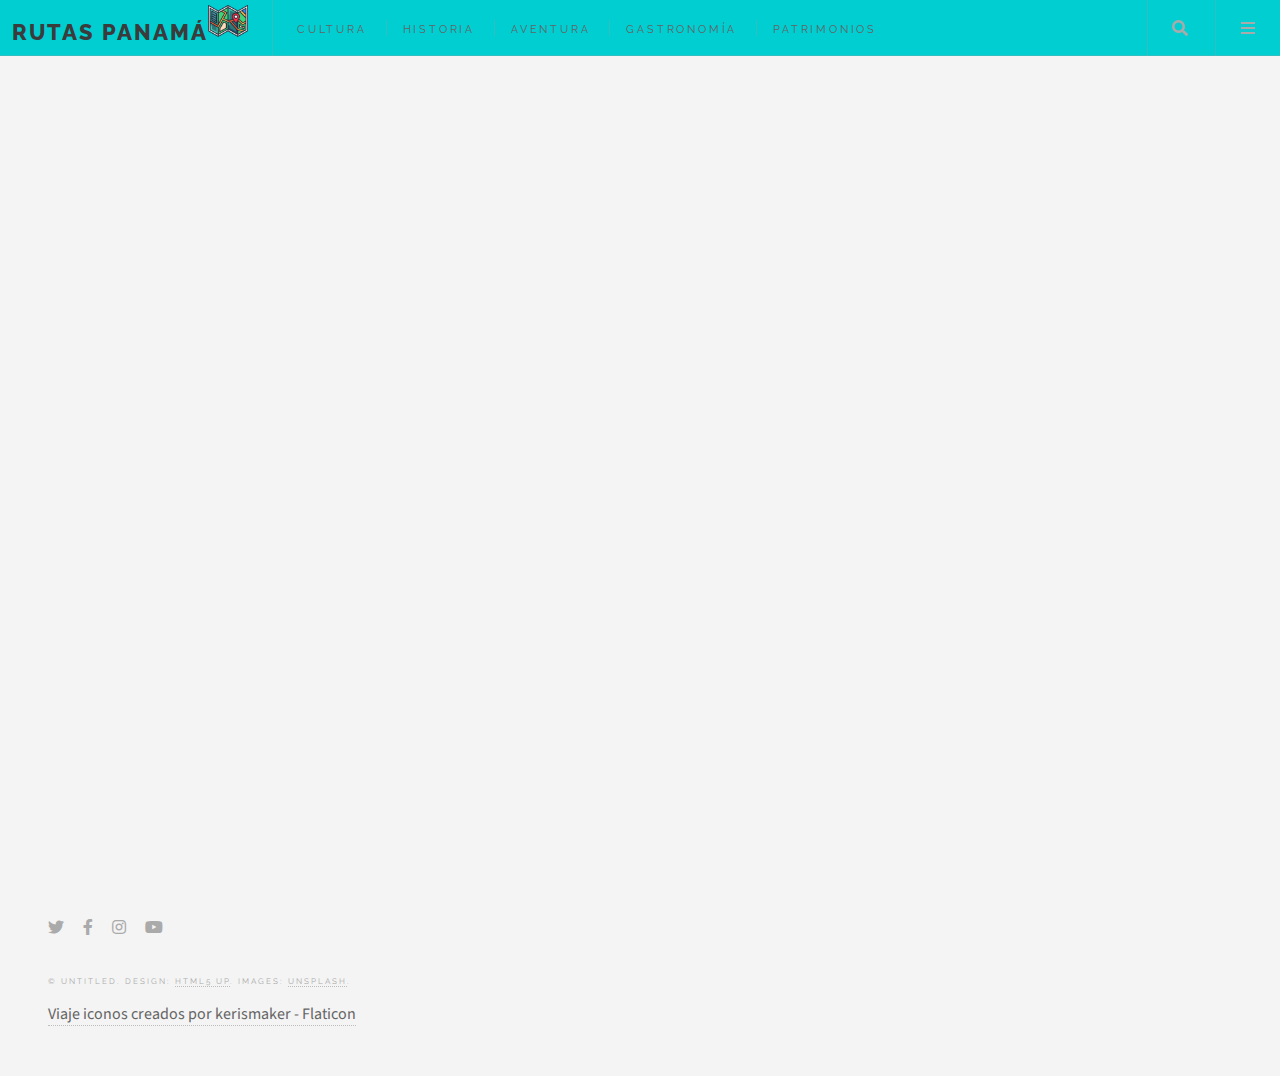
<file: trajes-tipicos-por-provincias.html>
<!DOCTYPE HTML>
<!--
	Future Imperfect by HTML5 UP
	html5up.net | @ajlkn
	Free for personal and commercial use under the CCA 3.0 license (html5up.net/license)
-->
<html>
	<head>
		<title>Rutas Panamá</title>
		<meta charset="utf-8" />
		<meta name="viewport" content="width=device-width, initial-scale=1, user-scalable=no" />
        <meta name="description" content="Conozca la riqueza cultural, histórica, gastronómica y natural de Panamá">
        <meta name="keywords" content="Panamá, cultura, gastronomía, historia, naturaleza, turismo, aventura, turismo panamá">
        <meta name="language" content="es_ES" />
        <meta property="og:site_name" content="Rutas Panamá" />
		<link rel="stylesheet" href="assets/css/main.css" />
	</head>
	<body class="is-preload">

		<!-- Wrapper -->
			<div id="wrapper">

				<!-- Header -->
					<header id="header">
						<h1><a href="index.html">Rutas Panamá<img src="logos/mapa.svg" widht="40px" height="40px"></a></h1>
						<nav class="links">
							<ul>
                                
                                
                                
								<li><a href="rutas-panama-cultura.html">CULTURA</a></li>
								<li><a href="rutas-panama-historia.html">HISTORIA</a></li>
								<li><a href="rutas-panama-aventura.html">AVENTURA</a></li>
								<li><a href="rutas-panama-gastronomia.html">GASTRONOMÍA</a></li>
								<li><a href="rutas-panama-patrimonios.html">PATRIMONIOS</a></li>
							</ul>
						</nav>
						<nav class="main">
							<ul>
								<li class="search">
									<a class="fa-search" href="#search">Buscar</a>
									<form id="search" method="get" action="#">
										<input type="text" name="query" placeholder="Buscar" />
									</form>
								</li>
								<li class="menu">
									<a class="fa-bars" href="#menu">Menu</a>
								</li>
							</ul>
						</nav>
					</header>
                
                	<!-- Menu -->
					<section id="menu">

				

						<!-- Links -->
							<section>
								<ul class="links">
									<li>
										<a href="pollera-traje-tipico-vanguardia-panama.html">
											<h3>CULTURA</h3>
											
										</a>
									</li>
									<li>
										<a href="la-mision-de-unir-el-mundo.html">
											<h3>HISTORIA</h3>
											
										</a>
									</li>
									<li>
										<a href="un-pais-de-riquezas-naturales.html">
											<h3>AVENTURA</h3>
											
										</a>
									</li>
									<li>
										<a href="gastronomia-resultado-diversas-culturas.html">
											<h3>GASTRONOMÍA</h3>
											
										</a>
									</li>
                                    <li>
										<a href="panama-y-su-patrimonio.html">
											<h3>PATRIMONIOS</h3>
											
										</a>
									</li>
								</ul>
				<ul>
								</ul>
							</section>

					</section>

		
				    	<!-- Footer -->		

            
       <iframe src="https://uploads.knightlab.com/storymapjs/f52c182bcd606495323aecedc4cfc436/trajes-tipicos-de-panama/index.html" frameborder="0" width="100%" height="800"></iframe>
                
                	<section id="footer">
								<ul class="icons">
									<li><a href="https://twitter.com/PanamaRutas" class="icon brands fa-twitter" target="_blank" rel="noopener noreferrer"><span class="label">Twitter</span></a></li>
									<li><a href="https://www.facebook.com/Rutas-Panamá-112274141512993/" class="icon brands fa-facebook-f" target="_blank" rel="noopener noreferrer"><span class="label">Facebook</span></a></li>
									<li><a href="https://www.instagram.com/rutaspanama3/" class="icon brands fa-instagram" target="_blank" rel="noopener noreferrer"><span class="label" >Instagram</span></a></li>
									
                                    <li> <a href="https://www.youtube.com/channel/UCqc8lhRxhG6-PNZRrA8NxuA" i class="fab fa-youtube" target="_blank" rel="noopener noreferrer"><span class="label">YouTube</span></a></li>
								</ul>
								<p class="copyright">&copy; Untitled. Design: <a href="http://html5up.net">HTML5 UP</a>. Images: <a href="http://unsplash.com">Unsplash</a>.</p>
                                <a href="https://www.flaticon.es/iconos-gratis/viaje" title="viaje iconos" target="_blank" rel="noopener noreferrer">Viaje iconos creados por kerismaker - Flaticon</a>

                </section>
                
              


			

		<!-- Scripts -->
			<script src="assets/js/jquery.min.js"></script>
			<script src="assets/js/browser.min.js"></script>
			<script src="assets/js/breakpoints.min.js"></script>
			<script src="assets/js/util.js"></script>
			<script src="assets/js/main.js"></script>

       </div>

 
                
    </body></html>
</file>
<file: assets/css/main.css>
@import url(fontawesome-all.min.css);
@import url("https://fonts.googleapis.com/css?family=Source+Sans+Pro:400,700|Raleway:400,800,900");

/*
	Future Imperfect by HTML5 UP
	html5up.net | @ajlkn
	Free for personal and commercial use under the CCA 3.0 license (html5up.net/license)
*/

html, body, div, span, applet, object,
iframe, h1, h2, h3, h4, h5, h6, p, blockquote,
pre, a, abbr, acronym, address, big, cite,
code, del, dfn, em, img, ins, kbd, q, s, samp,
small, strike, strong, sub, sup, tt, var, b,
u, i, center, dl, dt, dd, ol, ul, li, fieldset,
form, label, legend, table, caption, tbody,
tfoot, thead, tr, th, td, article, aside,
canvas, details, embed, figure, figcaption,
footer, header, hgroup, menu, nav, output, ruby,
section, summary, time, mark, audio, video, contenido, primero, segundo {
	margin: 0;
	padding: 0;
	border: 0;
	font-size: 100%;
	font: inherit;
	vertical-align: baseline;
}

article, aside, details, figcaption, figure,
footer, header, hgroup, menu, nav, section, contenido, primero, segundo {
	display: block;}

body {
	line-height: 1;
}

ol, ul {
	list-style: none;
}

blockquote, q {
	quotes: none;
}

	blockquote:before, blockquote:after, q:before, q:after {
		content: '';
		content: none;
        
	}

table {
	border-collapse: collapse;
	border-spacing: 0;
}

body {
	-webkit-text-size-adjust: none;
}

mark {
	background-color: transparent;
	color: inherit;
}

input::-moz-focus-inner {
	border: 0;
	padding: 0;
}

input, select, textarea {
	-moz-appearance: none;
	-webkit-appearance: none;
	-ms-appearance: none;
	appearance: none;
}

/* Basic */

	@-ms-viewport {
		width: device-width;
	}

	body {
		-ms-overflow-style: scrollbar;
	}

	@media screen and (max-width: 480px) {

		html, body {
			min-width: 320px;
		}

	}

	html {
		box-sizing: border-box;
	}

	*, *:before, *:after {
		box-sizing: inherit;
	}

	body {
		background: #f4f4f4;
	}

		body.is-preload *, body.is-preload *:before, body.is-preload *:after {
			-moz-animation: none !important;
			-webkit-animation: none !important;
			-ms-animation: none !important;
			animation: none !important;
			-moz-transition: none !important;
			-webkit-transition: none !important;
			-ms-transition: none !important;
			transition: none !important;
		}

/* Type */

	body, input, select, textarea {
		color: #646464;
		font-family: "Source Sans Pro", Helvetica, sans-serif;
		font-size: 14pt;
		font-weight: 400;
		line-height: 1.75;
	}

		@media screen and (max-width: 1680px) {

			body, input, select, textarea {
				font-size: 12pt;
			}

		}

		@media screen and (max-width: 1280px) {

			body, input, select, textarea {
				font-size: 12pt;
			}

		}

		@media screen and (max-width: 980px) {

			body, input, select, textarea {
				font-size: 12pt;
			}

		}

		@media screen and (max-width: 736px) {

			body, input, select, textarea {
				font-size: 12pt;
			}

		}

		@media screen and (max-width: 480px) {

			body, input, select, textarea {
				font-size: 12pt;
			}

		}

	a {
		-moz-transition: color 0.2s ease, border-bottom-color 0.2s ease;
		-webkit-transition: color 0.2s ease, border-bottom-color 0.2s ease;
		-ms-transition: color 0.2s ease, border-bottom-color 0.2s ease;
		transition: color 0.2s ease, border-bottom-color 0.2s ease;
		border-bottom: dotted 1px rgba(160, 160, 160, 0.65);
		color: inherit;
		text-decoration: none;
	}

		a:before {
			-moz-transition: color 0.2s ease;
			-webkit-transition: color 0.2s ease;
			-ms-transition: color 0.2s ease;
			transition: color 0.2s ease;
		}

		a:hover {
			border-bottom-color: transparent;
			color: #2ebaae !important;
		}

			a:hover:before {
				color: #2ebaae !important;
			}

	strong, b {
		color: #3c3b3b;
		font-weight: 700;
	}

	em, i {
		font-style: italic;
	}

	p {
		margin: 0 0 1.5em 0;
        font-size: 1.5em;
	}

	h1, h2, h3, h4, h5, h6 {
		color: #3c3b3b;
		font-family: "Raleway", Helvetica, sans-serif;
		font-weight: 800;
		letter-spacing: 0.25em;
		line-height: 1.65;
		margin: 0 0 1em 0;
		text-transform: uppercase;
	}

		h1 a, h2 a, h3 a, h4 a, h5 a, h6 a {
			color: inherit;
			border-bottom: 0;
            
		}
h1 {
    font-size: 0.5em;
}
	

	h2 {
		font-size: 2em;
	}

	h3 {
		font-size: 2.5em;
	}

	h4 {
		font-size: 1em;
	}

	h5 {
		font-size: 0.7em;
	}

	h6 {
		font-size: 0.7em;
	}

	sub {
		font-size: 0.8em;
		position: relative;
		top: 0.5em;
	}

	sup {
		font-size: 0.8em;
		position: relative;
		top: -0.5em;
	}

	blockquote {
		border-left: solid 4px rgba(160, 160, 160, 0.3);
		font-style: italic;
		margin: 0 0 2em 0;
		padding: 0.5em 0 0.5em 2em;
        font-size: 2em;
	}

	code {
		background: rgba(160, 160, 160, 0.075);
		border: solid 1px rgba(160, 160, 160, 0.3);
		font-family: "Courier New", monospace;
		font-size: 0.9em;
		margin: 0 0.25em;
		padding: 0.25em 0.65em;
	}

	pre {
		-webkit-overflow-scrolling: touch;
		font-family: "Courier New", monospace;
		font-size: 0.9em;
		margin: 0 0 2em 0;
	}

		pre code {
			display: block;
			line-height: 1.75em;
			padding: 1em 1.5em;
			overflow-x: auto;
		}

	hr {
		border: 0;
		border-bottom: solid 1px rgba(160, 160, 160, 0.3);
		margin: 2em 0;
	}

		hr.major {
			margin: 3em 0;
		}

	.align-left {
		text-align: left;
	}

	.align-center {
		text-align: center;
	}

	.align-right {
		text-align: right;
	}

/* Row */

	.row {
		display: flex;
		flex-wrap: wrap;
		box-sizing: border-box;
		align-items: stretch;
	}

		.row > * {
			box-sizing: border-box;
		}

		.row.gtr-uniform > * > :last-child {
			margin-bottom: 0;
		}

		.row.aln-left {
			justify-content: flex-start;
		}

		.row.aln-center {
			justify-content: center;
		}

		.row.aln-right {
			justify-content: flex-end;
		}

		.row.aln-top {
			align-items: flex-start;
		}

		.row.aln-middle {
			align-items: center;
		}

		.row.aln-bottom {
			align-items: flex-end;
		}

		.row > .imp {
			order: -1;
		}

		.row > .col-1 {
			width: 8.33333%;
		}

		.row > .off-1 {
			margin-left: 8.33333%;
		}

		.row > .col-2 {
			width: 16.66667%;
		}

		.row > .off-2 {
			margin-left: 16.66667%;
		}

		.row > .col-3 {
			width: 25%;
		}

		.row > .off-3 {
			margin-left: 25%;
		}

		.row > .col-4 {
			width: 33.33333%;
		}

		.row > .off-4 {
			margin-left: 33.33333%;
		}

		.row > .col-5 {
			width: 41.66667%;
		}

		.row > .off-5 {
			margin-left: 41.66667%;
		}

		.row > .col-6 {
			width: 50%;
		}

		.row > .off-6 {
			margin-left: 50%;
		}

		.row > .col-7 {
			width: 58.33333%;
		}

		.row > .off-7 {
			margin-left: 58.33333%;
		}

		.row > .col-8 {
			width: 66.66667%;
		}

		.row > .off-8 {
			margin-left: 66.66667%;
		}

		.row > .col-9 {
			width: 75%;
		}

		.row > .off-9 {
			margin-left: 75%;
		}

		.row > .col-10 {
			width: 83.33333%;
		}

		.row > .off-10 {
			margin-left: 83.33333%;
		}

		.row > .col-11 {
			width: 91.66667%;
		}

		.row > .off-11 {
			margin-left: 91.66667%;
		}

		.row > .col-12 {
			width: 100%;
		}

		.row > .off-12 {
			margin-left: 100%;
		}

		.row.gtr-0 {
			margin-top: 0;
			margin-left: 0em;
		}

			.row.gtr-0 > * {
				padding: 0 0 0 0em;
			}

			.row.gtr-0.gtr-uniform {
				margin-top: 0em;
			}

				.row.gtr-0.gtr-uniform > * {
					padding-top: 0em;
				}

		.row.gtr-25 {
			margin-top: 0;
			margin-left: -0.25em;
		}

			.row.gtr-25 > * {
				padding: 0 0 0 0.25em;
			}

			.row.gtr-25.gtr-uniform {
				margin-top: -0.25em;
			}

				.row.gtr-25.gtr-uniform > * {
					padding-top: 0.25em;
				}

		.row.gtr-50 {
			margin-top: 0;
			margin-left: -0.5em;
		}

			.row.gtr-50 > * {
				padding: 0 0 0 0.5em;
			}

			.row.gtr-50.gtr-uniform {
				margin-top: -0.5em;
			}

				.row.gtr-50.gtr-uniform > * {
					padding-top: 0.5em;
				}

		.row {
			margin-top: 0;
			margin-left: -1em;
		}

			.row > * {
				padding: 0 0 0 1em;
			}

			.row.gtr-uniform {
				margin-top: -1em;
			}

				.row.gtr-uniform > * {
					padding-top: 1em;
				}

		.row.gtr-150 {
			margin-top: 0;
			margin-left: -1.5em;
		}

			.row.gtr-150 > * {
				padding: 0 0 0 1.5em;
			}

			.row.gtr-150.gtr-uniform {
				margin-top: -1.5em;
			}

				.row.gtr-150.gtr-uniform > * {
					padding-top: 1.5em;
				}

		.row.gtr-200 {
			margin-top: 0;
			margin-left: -2em;
		}

			.row.gtr-200 > * {
				padding: 0 0 0 2em;
			}

			.row.gtr-200.gtr-uniform {
				margin-top: -2em;
			}

				.row.gtr-200.gtr-uniform > * {
					padding-top: 2em;
				}

		@media screen and (max-width: 1680px) {

			.row {
				display: flex;
				flex-wrap: wrap;
				box-sizing: border-box;
				align-items: stretch;
			}

				.row > * {
					box-sizing: border-box;
				}

				.row.gtr-uniform > * > :last-child {
					margin-bottom: 0;
				}

				.row.aln-left {
					justify-content: flex-start;
				}

				.row.aln-center {
					justify-content: center;
				}

				.row.aln-right {
					justify-content: flex-end;
				}

				.row.aln-top {
					align-items: flex-start;
				}

				.row.aln-middle {
					align-items: center;
				}

				.row.aln-bottom {
					align-items: flex-end;
				}

				.row > .imp-xlarge {
					order: -1;
				}

				.row > .col-1-xlarge {
					width: 8.33333%;
				}

				.row > .off-1-xlarge {
					margin-left: 8.33333%;
				}

				.row > .col-2-xlarge {
					width: 16.66667%;
				}

				.row > .off-2-xlarge {
					margin-left: 16.66667%;
				}

				.row > .col-3-xlarge {
					width: 25%;
				}

				.row > .off-3-xlarge {
					margin-left: 25%;
				}

				.row > .col-4-xlarge {
					width: 33.33333%;
				}

				.row > .off-4-xlarge {
					margin-left: 33.33333%;
				}

				.row > .col-5-xlarge {
					width: 41.66667%;
				}

				.row > .off-5-xlarge {
					margin-left: 41.66667%;
				}

				.row > .col-6-xlarge {
					width: 50%;
				}

				.row > .off-6-xlarge {
					margin-left: 50%;
				}

				.row > .col-7-xlarge {
					width: 58.33333%;
				}

				.row > .off-7-xlarge {
					margin-left: 58.33333%;
				}

				.row > .col-8-xlarge {
					width: 66.66667%;
				}

				.row > .off-8-xlarge {
					margin-left: 66.66667%;
				}

				.row > .col-9-xlarge {
					width: 75%;
				}

				.row > .off-9-xlarge {
					margin-left: 75%;
				}

				.row > .col-10-xlarge {
					width: 83.33333%;
				}

				.row > .off-10-xlarge {
					margin-left: 83.33333%;
				}

				.row > .col-11-xlarge {
					width: 91.66667%;
				}

				.row > .off-11-xlarge {
					margin-left: 91.66667%;
				}

				.row > .col-12-xlarge {
					width: 100%;
				}

				.row > .off-12-xlarge {
					margin-left: 100%;
				}

				.row.gtr-0 {
					margin-top: 0;
					margin-left: 0em;
				}

					.row.gtr-0 > * {
						padding: 0 0 0 0em;
					}

					.row.gtr-0.gtr-uniform {
						margin-top: 0em;
					}

						.row.gtr-0.gtr-uniform > * {
							padding-top: 0em;
						}

				.row.gtr-25 {
					margin-top: 0;
					margin-left: -0.25em;
				}

					.row.gtr-25 > * {
						padding: 0 0 0 0.25em;
					}

					.row.gtr-25.gtr-uniform {
						margin-top: -0.25em;
					}

						.row.gtr-25.gtr-uniform > * {
							padding-top: 0.25em;
						}

				.row.gtr-50 {
					margin-top: 0;
					margin-left: -0.5em;
				}

					.row.gtr-50 > * {
						padding: 0 0 0 0.5em;
					}

					.row.gtr-50.gtr-uniform {
						margin-top: -0.5em;
					}

						.row.gtr-50.gtr-uniform > * {
							padding-top: 0.5em;
						}

				.row {
					margin-top: 0;
					margin-left: -1em;
				}

					.row > * {
						padding: 0 0 0 1em;
					}

					.row.gtr-uniform {
						margin-top: -1em;
					}

						.row.gtr-uniform > * {
							padding-top: 1em;
						}

				.row.gtr-150 {
					margin-top: 0;
					margin-left: -1.5em;
				}

					.row.gtr-150 > * {
						padding: 0 0 0 1.5em;
					}

					.row.gtr-150.gtr-uniform {
						margin-top: -1.5em;
					}

						.row.gtr-150.gtr-uniform > * {
							padding-top: 1.5em;
						}

				.row.gtr-200 {
					margin-top: 0;
					margin-left: -2em;
				}

					.row.gtr-200 > * {
						padding: 0 0 0 2em;
					}

					.row.gtr-200.gtr-uniform {
						margin-top: -2em;
					}

						.row.gtr-200.gtr-uniform > * {
							padding-top: 2em;
						}

		}

		@media screen and (max-width: 1280px) {

			.row {
				display: flex;
				flex-wrap: wrap;
				box-sizing: border-box;
				align-items: stretch;
			}

				.row > * {
					box-sizing: border-box;
				}

				.row.gtr-uniform > * > :last-child {
					margin-bottom: 0;
				}

				.row.aln-left {
					justify-content: flex-start;
				}

				.row.aln-center {
					justify-content: center;
				}

				.row.aln-right {
					justify-content: flex-end;
				}

				.row.aln-top {
					align-items: flex-start;
				}

				.row.aln-middle {
					align-items: center;
				}

				.row.aln-bottom {
					align-items: flex-end;
				}

				.row > .imp-large {
					order: -1;
				}

				.row > .col-1-large {
					width: 8.33333%;
				}

				.row > .off-1-large {
					margin-left: 8.33333%;
				}

				.row > .col-2-large {
					width: 16.66667%;
				}

				.row > .off-2-large {
					margin-left: 16.66667%;
				}

				.row > .col-3-large {
					width: 25%;
				}

				.row > .off-3-large {
					margin-left: 25%;
				}

				.row > .col-4-large {
					width: 33.33333%;
				}

				.row > .off-4-large {
					margin-left: 33.33333%;
				}

				.row > .col-5-large {
					width: 41.66667%;
				}

				.row > .off-5-large {
					margin-left: 41.66667%;
				}

				.row > .col-6-large {
					width: 50%;
				}

				.row > .off-6-large {
					margin-left: 50%;
				}

				.row > .col-7-large {
					width: 58.33333%;
				}

				.row > .off-7-large {
					margin-left: 58.33333%;
				}

				.row > .col-8-large {
					width: 66.66667%;
				}

				.row > .off-8-large {
					margin-left: 66.66667%;
				}

				.row > .col-9-large {
					width: 75%;
				}

				.row > .off-9-large {
					margin-left: 75%;
				}

				.row > .col-10-large {
					width: 83.33333%;
				}

				.row > .off-10-large {
					margin-left: 83.33333%;
				}

				.row > .col-11-large {
					width: 91.66667%;
				}

				.row > .off-11-large {
					margin-left: 91.66667%;
				}

				.row > .col-12-large {
					width: 100%;
				}

				.row > .off-12-large {
					margin-left: 100%;
				}

				.row.gtr-0 {
					margin-top: 0;
					margin-left: 0em;
				}

					.row.gtr-0 > * {
						padding: 0 0 0 0em;
					}

					.row.gtr-0.gtr-uniform {
						margin-top: 0em;
					}

						.row.gtr-0.gtr-uniform > * {
							padding-top: 0em;
						}

				.row.gtr-25 {
					margin-top: 0;
					margin-left: -0.25em;
				}

					.row.gtr-25 > * {
						padding: 0 0 0 0.25em;
					}

					.row.gtr-25.gtr-uniform {
						margin-top: -0.25em;
					}

						.row.gtr-25.gtr-uniform > * {
							padding-top: 0.25em;
						}

				.row.gtr-50 {
					margin-top: 0;
					margin-left: -0.5em;
				}

					.row.gtr-50 > * {
						padding: 0 0 0 0.5em;
					}

					.row.gtr-50.gtr-uniform {
						margin-top: -0.5em;
					}

						.row.gtr-50.gtr-uniform > * {
							padding-top: 0.5em;
						}

				.row {
					margin-top: 0;
					margin-left: -1em;
				}

					.row > * {
						padding: 0 0 0 1em;
					}

					.row.gtr-uniform {
						margin-top: -1em;
					}

						.row.gtr-uniform > * {
							padding-top: 1em;
						}

				.row.gtr-150 {
					margin-top: 0;
					margin-left: -1.5em;
				}

					.row.gtr-150 > * {
						padding: 0 0 0 1.5em;
					}

					.row.gtr-150.gtr-uniform {
						margin-top: -1.5em;
					}

						.row.gtr-150.gtr-uniform > * {
							padding-top: 1.5em;
						}

				.row.gtr-200 {
					margin-top: 0;
					margin-left: -2em;
				}

					.row.gtr-200 > * {
						padding: 0 0 0 2em;
					}

					.row.gtr-200.gtr-uniform {
						margin-top: -2em;
					}

						.row.gtr-200.gtr-uniform > * {
							padding-top: 2em;
						}

		}

		@media screen and (max-width: 980px) {

			.row {
				display: flex;
				flex-wrap: wrap;
				box-sizing: border-box;
				align-items: stretch;
			}

				.row > * {
					box-sizing: border-box;
				}

				.row.gtr-uniform > * > :last-child {
					margin-bottom: 0;
				}

				.row.aln-left {
					justify-content: flex-start;
				}

				.row.aln-center {
					justify-content: center;
				}

				.row.aln-right {
					justify-content: flex-end;
				}

				.row.aln-top {
					align-items: flex-start;
				}

				.row.aln-middle {
					align-items: center;
				}

				.row.aln-bottom {
					align-items: flex-end;
				}

				.row > .imp-medium {
					order: -1;
				}

				.row > .col-1-medium {
					width: 8.33333%;
				}

				.row > .off-1-medium {
					margin-left: 8.33333%;
				}

				.row > .col-2-medium {
					width: 16.66667%;
				}

				.row > .off-2-medium {
					margin-left: 16.66667%;
				}

				.row > .col-3-medium {
					width: 25%;
				}

				.row > .off-3-medium {
					margin-left: 25%;
				}

				.row > .col-4-medium {
					width: 33.33333%;
				}

				.row > .off-4-medium {
					margin-left: 33.33333%;
				}

				.row > .col-5-medium {
					width: 41.66667%;
				}

				.row > .off-5-medium {
					margin-left: 41.66667%;
				}

				.row > .col-6-medium {
					width: 50%;
				}

				.row > .off-6-medium {
					margin-left: 50%;
				}

				.row > .col-7-medium {
					width: 58.33333%;
				}

				.row > .off-7-medium {
					margin-left: 58.33333%;
				}

				.row > .col-8-medium {
					width: 66.66667%;
				}

				.row > .off-8-medium {
					margin-left: 66.66667%;
				}

				.row > .col-9-medium {
					width: 75%;
				}

				.row > .off-9-medium {
					margin-left: 75%;
				}

				.row > .col-10-medium {
					width: 83.33333%;
				}

				.row > .off-10-medium {
					margin-left: 83.33333%;
				}

				.row > .col-11-medium {
					width: 91.66667%;
				}

				.row > .off-11-medium {
					margin-left: 91.66667%;
				}

				.row > .col-12-medium {
					width: 100%;
				}

				.row > .off-12-medium {
					margin-left: 100%;
				}

				.row.gtr-0 {
					margin-top: 0;
					margin-left: 0em;
				}

					.row.gtr-0 > * {
						padding: 0 0 0 0em;
					}

					.row.gtr-0.gtr-uniform {
						margin-top: 0em;
					}

						.row.gtr-0.gtr-uniform > * {
							padding-top: 0em;
						}

				.row.gtr-25 {
					margin-top: 0;
					margin-left: -0.25em;
				}

					.row.gtr-25 > * {
						padding: 0 0 0 0.25em;
					}

					.row.gtr-25.gtr-uniform {
						margin-top: -0.25em;
					}

						.row.gtr-25.gtr-uniform > * {
							padding-top: 0.25em;
						}

				.row.gtr-50 {
					margin-top: 0;
					margin-left: -0.5em;
				}

					.row.gtr-50 > * {
						padding: 0 0 0 0.5em;
					}

					.row.gtr-50.gtr-uniform {
						margin-top: -0.5em;
					}

						.row.gtr-50.gtr-uniform > * {
							padding-top: 0.5em;
						}

				.row {
					margin-top: 0;
					margin-left: -1em;
				}

					.row > * {
						padding: 0 0 0 1em;
					}

					.row.gtr-uniform {
						margin-top: -1em;
					}

						.row.gtr-uniform > * {
							padding-top: 1em;
						}

				.row.gtr-150 {
					margin-top: 0;
					margin-left: -1.5em;
				}

					.row.gtr-150 > * {
						padding: 0 0 0 1.5em;
					}

					.row.gtr-150.gtr-uniform {
						margin-top: -1.5em;
					}

						.row.gtr-150.gtr-uniform > * {
							padding-top: 1.5em;
						}

				.row.gtr-200 {
					margin-top: 0;
					margin-left: -2em;
				}

					.row.gtr-200 > * {
						padding: 0 0 0 2em;
					}

					.row.gtr-200.gtr-uniform {
						margin-top: -2em;
					}

						.row.gtr-200.gtr-uniform > * {
							padding-top: 2em;
						}

		}

		@media screen and (max-width: 736px) {

			.row {
				display: flex;
				flex-wrap: wrap;
				box-sizing: border-box;
				align-items: stretch;
			}

				.row > * {
					box-sizing: border-box;
				}

				.row.gtr-uniform > * > :last-child {
					margin-bottom: 0;
				}

				.row.aln-left {
					justify-content: flex-start;
				}

				.row.aln-center {
					justify-content: center;
				}

				.row.aln-right {
					justify-content: flex-end;
				}

				.row.aln-top {
					align-items: flex-start;
				}

				.row.aln-middle {
					align-items: center;
				}

				.row.aln-bottom {
					align-items: flex-end;
				}

				.row > .imp-small {
					order: -1;
				}

				.row > .col-1-small {
					width: 8.33333%;
				}

				.row > .off-1-small {
					margin-left: 8.33333%;
				}

				.row > .col-2-small {
					width: 16.66667%;
				}

				.row > .off-2-small {
					margin-left: 16.66667%;
				}

				.row > .col-3-small {
					width: 25%;
				}

				.row > .off-3-small {
					margin-left: 25%;
				}

				.row > .col-4-small {
					width: 33.33333%;
				}

				.row > .off-4-small {
					margin-left: 33.33333%;
				}

				.row > .col-5-small {
					width: 41.66667%;
				}

				.row > .off-5-small {
					margin-left: 41.66667%;
				}

				.row > .col-6-small {
					width: 50%;
				}

				.row > .off-6-small {
					margin-left: 50%;
				}

				.row > .col-7-small {
					width: 58.33333%;
				}

				.row > .off-7-small {
					margin-left: 58.33333%;
				}

				.row > .col-8-small {
					width: 66.66667%;
				}

				.row > .off-8-small {
					margin-left: 66.66667%;
				}

				.row > .col-9-small {
					width: 75%;
				}

				.row > .off-9-small {
					margin-left: 75%;
				}

				.row > .col-10-small {
					width: 83.33333%;
				}

				.row > .off-10-small {
					margin-left: 83.33333%;
				}

				.row > .col-11-small {
					width: 91.66667%;
				}

				.row > .off-11-small {
					margin-left: 91.66667%;
				}

				.row > .col-12-small {
					width: 100%;
				}

				.row > .off-12-small {
					margin-left: 100%;
				}

				.row.gtr-0 {
					margin-top: 0;
					margin-left: 0em;
				}

					.row.gtr-0 > * {
						padding: 0 0 0 0em;
					}

					.row.gtr-0.gtr-uniform {
						margin-top: 0em;
					}

						.row.gtr-0.gtr-uniform > * {
							padding-top: 0em;
						}

				.row.gtr-25 {
					margin-top: 0;
					margin-left: -0.25em;
				}

					.row.gtr-25 > * {
						padding: 0 0 0 0.25em;
					}

					.row.gtr-25.gtr-uniform {
						margin-top: -0.25em;
					}

						.row.gtr-25.gtr-uniform > * {
							padding-top: 0.25em;
						}

				.row.gtr-50 {
					margin-top: 0;
					margin-left: -0.5em;
				}

					.row.gtr-50 > * {
						padding: 0 0 0 0.5em;
					}

					.row.gtr-50.gtr-uniform {
						margin-top: -0.5em;
					}

						.row.gtr-50.gtr-uniform > * {
							padding-top: 0.5em;
						}

				.row {
					margin-top: 0;
					margin-left: -1em;
				}

					.row > * {
						padding: 0 0 0 1em;
					}

					.row.gtr-uniform {
						margin-top: -1em;
					}

						.row.gtr-uniform > * {
							padding-top: 1em;
						}

				.row.gtr-150 {
					margin-top: 0;
					margin-left: -1.5em;
				}

					.row.gtr-150 > * {
						padding: 0 0 0 1.5em;
					}

					.row.gtr-150.gtr-uniform {
						margin-top: -1.5em;
					}

						.row.gtr-150.gtr-uniform > * {
							padding-top: 1.5em;
						}

				.row.gtr-200 {
					margin-top: 0;
					margin-left: -2em;
				}

					.row.gtr-200 > * {
						padding: 0 0 0 2em;
					}

					.row.gtr-200.gtr-uniform {
						margin-top: -2em;
					}

						.row.gtr-200.gtr-uniform > * {
							padding-top: 2em;
						}

		}

		@media screen and (max-width: 480px) {

			.row {
				display: flex;
				flex-wrap: wrap;
				box-sizing: border-box;
				align-items: stretch;
			}

				.row > * {
					box-sizing: border-box;
				}

				.row.gtr-uniform > * > :last-child {
					margin-bottom: 0;
				}

				.row.aln-left {
					justify-content: flex-start;
				}

				.row.aln-center {
					justify-content: center;
				}

				.row.aln-right {
					justify-content: flex-end;
				}

				.row.aln-top {
					align-items: flex-start;
				}

				.row.aln-middle {
					align-items: center;
				}

				.row.aln-bottom {
					align-items: flex-end;
				}

				.row > .imp-xsmall {
					order: -1;
				}

				.row > .col-1-xsmall {
					width: 8.33333%;
				}

				.row > .off-1-xsmall {
					margin-left: 8.33333%;
				}

				.row > .col-2-xsmall {
					width: 16.66667%;
				}

				.row > .off-2-xsmall {
					margin-left: 16.66667%;
				}

				.row > .col-3-xsmall {
					width: 25%;
				}

				.row > .off-3-xsmall {
					margin-left: 25%;
				}

				.row > .col-4-xsmall {
					width: 33.33333%;
				}

				.row > .off-4-xsmall {
					margin-left: 33.33333%;
				}

				.row > .col-5-xsmall {
					width: 41.66667%;
				}

				.row > .off-5-xsmall {
					margin-left: 41.66667%;
				}

				.row > .col-6-xsmall {
					width: 50%;
				}

				.row > .off-6-xsmall {
					margin-left: 50%;
				}

				.row > .col-7-xsmall {
					width: 58.33333%;
				}

				.row > .off-7-xsmall {
					margin-left: 58.33333%;
				}

				.row > .col-8-xsmall {
					width: 66.66667%;
				}

				.row > .off-8-xsmall {
					margin-left: 66.66667%;
				}

				.row > .col-9-xsmall {
					width: 75%;
				}

				.row > .off-9-xsmall {
					margin-left: 75%;
				}

				.row > .col-10-xsmall {
					width: 83.33333%;
				}

				.row > .off-10-xsmall {
					margin-left: 83.33333%;
				}

				.row > .col-11-xsmall {
					width: 91.66667%;
				}

				.row > .off-11-xsmall {
					margin-left: 91.66667%;
				}

				.row > .col-12-xsmall {
					width: 100%;
				}

				.row > .off-12-xsmall {
					margin-left: 100%;
				}

				.row.gtr-0 {
					margin-top: 0;
					margin-left: 0em;
				}

					.row.gtr-0 > * {
						padding: 0 0 0 0em;
					}

					.row.gtr-0.gtr-uniform {
						margin-top: 0em;
					}

						.row.gtr-0.gtr-uniform > * {
							padding-top: 0em;
						}

				.row.gtr-25 {
					margin-top: 0;
					margin-left: -0.25em;
				}

					.row.gtr-25 > * {
						padding: 0 0 0 0.25em;
					}

					.row.gtr-25.gtr-uniform {
						margin-top: -0.25em;
					}

						.row.gtr-25.gtr-uniform > * {
							padding-top: 0.25em;
						}

				.row.gtr-50 {
					margin-top: 0;
					margin-left: -0.5em;
				}

					.row.gtr-50 > * {
						padding: 0 0 0 0.5em;
					}

					.row.gtr-50.gtr-uniform {
						margin-top: -0.5em;
					}

						.row.gtr-50.gtr-uniform > * {
							padding-top: 0.5em;
						}

				.row {
					margin-top: 0;
					margin-left: -1em;
				}

					.row > * {
						padding: 0 0 0 1em;
					}

					.row.gtr-uniform {
						margin-top: -1em;
					}

						.row.gtr-uniform > * {
							padding-top: 1em;
						}

				.row.gtr-150 {
					margin-top: 0;
					margin-left: -1.5em;
				}

					.row.gtr-150 > * {
						padding: 0 0 0 1.5em;
					}

					.row.gtr-150.gtr-uniform {
						margin-top: -1.5em;
					}

						.row.gtr-150.gtr-uniform > * {
							padding-top: 1.5em;
						}

				.row.gtr-200 {
					margin-top: 0;
					margin-left: -2em;
				}

					.row.gtr-200 > * {
						padding: 0 0 0 2em;
					}

					.row.gtr-200.gtr-uniform {
						margin-top: -2em;
					}

						.row.gtr-200.gtr-uniform > * {
							padding-top: 2em;
						}

		}

/* Author */

	.author {
		display: -moz-flex;
		display: -webkit-flex;
		display: -ms-flex;
		display: flex;
		-moz-flex-direction: row;
		-webkit-flex-direction: row;
		-ms-flex-direction: row;
		flex-direction: row;
		-moz-align-items: center;
		-webkit-align-items: center;
		-ms-align-items: center;
		align-items: center;
		-moz-justify-content: -moz-flex-end;
		-webkit-justify-content: -webkit-flex-end;
		-ms-justify-content: -ms-flex-end;
		justify-content: flex-end;
		border-bottom: 0;
		font-family: "Raleway", Helvetica, sans-serif;
		font-size: 0.6em;
		font-weight: 400;
		letter-spacing: 0.25em;
		text-transform: uppercase;
		white-space: nowrap;
	}

		.author .name {
			-moz-transition: border-bottom-color 0.2s ease;
			-webkit-transition: border-bottom-color 0.2s ease;
			-ms-transition: border-bottom-color 0.2s ease;
			transition: border-bottom-color 0.2s ease;
			border-bottom: dotted 1px rgba(160, 160, 160, 0.65);
			display: block;
			margin: 0 1.5em 0 0;
		}

		.author img {
			border-radius: 100%;
			display: block;
			width: 4em;
		}

		.author:hover .name {
			border-bottom-color: transparent;
		}

/* Blurb */

	.blurb h2 {
		font-size: 0.8em;
		margin: 0 0 1.5em 0;
	}

	.blurb h3 {
		font-size: 0.7em;
	}

	.blurb p {
		font-size: 0.9em;
	}

/* Box */

	.box {
		border: solid 1px rgba(160, 160, 160, 0.3);
		margin-bottom: 2em;
		padding: 1.5em;
	}

		.box > :last-child,
		.box > :last-child > :last-child,
		.box > :last-child > :last-child > :last-child {
			margin-bottom: 0;
		}

		.box.alt {
			border: 0;
			border-radius: 0;
			padding: 0;
		}

/* Button */

	input[type="submit"],
	input[type="reset"],
	input[type="button"],
	button,
	.button {
		-moz-appearance: none;
		-webkit-appearance: none;
		-ms-appearance: none;
		appearance: none;
		-moz-transition: background-color 0.2s ease, box-shadow 0.2s ease, color 0.2s ease;
		-webkit-transition: background-color 0.2s ease, box-shadow 0.2s ease, color 0.2s ease;
		-ms-transition: background-color 0.2s ease, box-shadow 0.2s ease, color 0.2s ease;
		transition: background-color 0.2s ease, box-shadow 0.2s ease, color 0.2s ease;
		background-color: transparent;
		border: 0;
		box-shadow: inset 0 0 0 1px rgba(160, 160, 160, 0.3);
		color: #3c3b3b !important;
		cursor: pointer;
		display: inline-block;
		font-family: "Raleway", Helvetica, sans-serif;
		font-size: 0.6em;
		font-weight: 800;
		height: 4.8125em;
		letter-spacing: 0.25em;
		line-height: 4.8125em;
		padding: 0 2.5em;
		text-align: center;
		text-decoration: none;
		text-transform: uppercase;
		white-space: nowrap;
	}

		input[type="submit"]:hover,
		input[type="reset"]:hover,
		input[type="button"]:hover,
		button:hover,
		.button:hover {
			box-shadow: inset 0 0 0 1px #2ebaae;
			color: #2ebaae !important;
		}

			input[type="submit"]:hover:active,
			input[type="reset"]:hover:active,
			input[type="button"]:hover:active,
			button:hover:active,
			.button:hover:active {
				background-color: rgba(46, 186, 174, 0.05);
			}

		input[type="submit"]:before, input[type="submit"]:after,
		input[type="reset"]:before,
		input[type="reset"]:after,
		input[type="button"]:before,
		input[type="button"]:after,
		button:before,
		button:after,
		.button:before,
		.button:after {
			color: #aaaaaa;
			position: relative;
		}

		input[type="submit"]:before,
		input[type="reset"]:before,
		input[type="button"]:before,
		button:before,
		.button:before {
			left: -1em;
			padding: 0 0 0 0.75em;
		}

		input[type="submit"]:after,
		input[type="reset"]:after,
		input[type="button"]:after,
		button:after,
		.button:after {
			left: 1em;
			padding: 0 0.75em 0 0;
		}

		input[type="submit"].fit,
		input[type="reset"].fit,
		input[type="button"].fit,
		button.fit,
		.button.fit {
			width: 100%;
		}

		input[type="submit"].large,
		input[type="reset"].large,
		input[type="button"].large,
		button.large,
		.button.large {
			font-size: 0.7em;
			padding: 0 3em;
		}

		input[type="submit"].small,
		input[type="reset"].small,
		input[type="button"].small,
		button.small,
		.button.small {
			font-size: 0.5em;
		}

		input[type="submit"].disabled, input[type="submit"]:disabled,
		input[type="reset"].disabled,
		input[type="reset"]:disabled,
		input[type="button"].disabled,
		input[type="button"]:disabled,
		button.disabled,
		button:disabled,
		.button.disabled,
		.button:disabled {
			pointer-events: none;
			color: rgba(160, 160, 160, 0.3) !important;
		}

			input[type="submit"].disabled:before, input[type="submit"]:disabled:before,
			input[type="reset"].disabled:before,
			input[type="reset"]:disabled:before,
			input[type="button"].disabled:before,
			input[type="button"]:disabled:before,
			button.disabled:before,
			button:disabled:before,
			.button.disabled:before,
			.button:disabled:before {
				color: rgba(160, 160, 160, 0.3) !important;
			}

/* Form */

	form {
		margin: 0 0 2em 0;
	}

		form.search {
			text-decoration: none;
			position: relative;
		}

			form.search:before {
				-moz-osx-font-smoothing: grayscale;
				-webkit-font-smoothing: antialiased;
				display: inline-block;
				font-style: normal;
				font-variant: normal;
				text-rendering: auto;
				line-height: 1;
				text-transform: none !important;
				font-family: 'Font Awesome 5 Free';
				font-weight: 900;
			}

			form.search:before {
				color: #aaaaaa;
				content: '\f002';
				display: block;
				height: 2.75em;
				left: 0;
				line-height: 2.75em;
				position: absolute;
				text-align: center;
				top: 0;
				width: 2.5em;
			}

			form.search > input:first-child {
				padding-left: 2.5em;
			}

	label {
		color: #3c3b3b;
		display: block;
		font-size: 0.9em;
		font-weight: 700;
		margin: 0 0 1em 0;
	}

	input[type="text"],
	input[type="password"],
	input[type="email"],
	input[type="tel"],
	select,
	textarea {
		-moz-appearance: none;
		-webkit-appearance: none;
		-ms-appearance: none;
		appearance: none;
		background: rgba(160, 160, 160, 0.075);
		border: none;
		border: solid 1px rgba(160, 160, 160, 0.3);
		border-radius: 0;
		color: inherit;
		display: block;
		outline: 0;
		padding: 0 1em;
		text-decoration: none;
		width: 100%;
	}

		input[type="text"]:invalid,
		input[type="password"]:invalid,
		input[type="email"]:invalid,
		input[type="tel"]:invalid,
		select:invalid,
		textarea:invalid {
			box-shadow: none;
		}

		input[type="text"]:focus,
		input[type="password"]:focus,
		input[type="email"]:focus,
		input[type="tel"]:focus,
		select:focus,
		textarea:focus {
			border-color: #2ebaae;
			box-shadow: inset 0 0 0 1px #2ebaae;
		}

	.select-wrapper {
		text-decoration: none;
		display: block;
		position: relative;
	}

		.select-wrapper:before {
			-moz-osx-font-smoothing: grayscale;
			-webkit-font-smoothing: antialiased;
			display: inline-block;
			font-style: normal;
			font-variant: normal;
			text-rendering: auto;
			line-height: 1;
			text-transform: none !important;
			font-family: 'Font Awesome 5 Free';
			font-weight: 900;
		}

		.select-wrapper:before {
			color: rgba(160, 160, 160, 0.3);
			content: '\f078';
			display: block;
			height: 2.75em;
			line-height: 2.75em;
			pointer-events: none;
			position: absolute;
			right: 0;
			text-align: center;
			top: 0;
			width: 2.75em;
		}

		.select-wrapper select::-ms-expand {
			display: none;
		}

	select {
		background-image: url("data:image/svg+xml;charset=utf8,%3Csvg xmlns='http://www.w3.org/2000/svg' width='40' height='40' preserveAspectRatio='none' viewBox='0 0 40 40'%3E%3Cpath d='M9.4,12.3l10.4,10.4l10.4-10.4c0.2-0.2,0.5-0.4,0.9-0.4c0.3,0,0.6,0.1,0.9,0.4l3.3,3.3c0.2,0.2,0.4,0.5,0.4,0.9 c0,0.4-0.1,0.6-0.4,0.9L20.7,31.9c-0.2,0.2-0.5,0.4-0.9,0.4c-0.3,0-0.6-0.1-0.9-0.4L4.3,17.3c-0.2-0.2-0.4-0.5-0.4-0.9 c0-0.4,0.1-0.6,0.4-0.9l3.3-3.3c0.2-0.2,0.5-0.4,0.9-0.4S9.1,12.1,9.4,12.3z' fill='rgba(160, 160, 160, 0.3)' /%3E%3C/svg%3E");
		background-size: 1.25rem;
		background-repeat: no-repeat;
		background-position: calc(100% - 1rem) center;
		height: 2.75em;
		padding-right: 2.75em;
		text-overflow: ellipsis;
	}

		select option {
			color: #3c3b3b;
			background: #ffffff;
		}

		select:focus::-ms-value {
			background-color: transparent;
		}

		select::-ms-expand {
			display: none;
		}

	input[type="text"],
	input[type="password"],
	input[type="email"],
	select {
		height: 2.75em;
	}

	textarea {
		padding: 0.75em 1em;
	}

	input[type="checkbox"],
	input[type="radio"] {
		-moz-appearance: none;
		-webkit-appearance: none;
		-ms-appearance: none;
		appearance: none;
		display: block;
		float: left;
		margin-right: -2em;
		opacity: 0;
		width: 1em;
		z-index: -1;
	}

		input[type="checkbox"] + label,
		input[type="radio"] + label {
			text-decoration: none;
			color: #646464;
			cursor: pointer;
			display: inline-block;
			font-size: 1em;
			font-weight: 400;
			padding-left: 2.4em;
			padding-right: 0.75em;
			position: relative;
		}

			input[type="checkbox"] + label:before,
			input[type="radio"] + label:before {
				-moz-osx-font-smoothing: grayscale;
				-webkit-font-smoothing: antialiased;
				display: inline-block;
				font-style: normal;
				font-variant: normal;
				text-rendering: auto;
				line-height: 1;
				text-transform: none !important;
				font-family: 'Font Awesome 5 Free';
				font-weight: 900;
			}

			input[type="checkbox"] + label:before,
			input[type="radio"] + label:before {
				background: rgba(160, 160, 160, 0.075);
				border: solid 1px rgba(160, 160, 160, 0.3);
				content: '';
				display: inline-block;
				font-size: 0.8em;
				height: 2.0625em;
				left: 0;
				line-height: 2.0625em;
				position: absolute;
				text-align: center;
				top: 0;
				width: 2.0625em;
			}

		input[type="checkbox"]:checked + label:before,
		input[type="radio"]:checked + label:before {
			background: #3c3b3b;
			border-color: #3c3b3b;
			color: #ffffff;
			content: '\f00c';
		}

		input[type="checkbox"]:focus + label:before,
		input[type="radio"]:focus + label:before {
			border-color: #2ebaae;
			box-shadow: 0 0 0 1px #2ebaae;
		}

	input[type="radio"] + label:before {
		border-radius: 100%;
	}

	::-webkit-input-placeholder {
		color: #aaaaaa !important;
		opacity: 1.0;
	}

	:-moz-placeholder {
		color: #aaaaaa !important;
		opacity: 1.0;
	}

	::-moz-placeholder {
		color: #aaaaaa !important;
		opacity: 1.0;
	}

	:-ms-input-placeholder {
		color: #aaaaaa !important;
		opacity: 1.0;
	}

/* Icon */

	.icon {
		text-decoration: none;
		border-bottom: none;
		position: relative;
	}

		.icon:before {
			-moz-osx-font-smoothing: grayscale;
			-webkit-font-smoothing: antialiased;
			display: inline-block;
			font-style: normal;
			font-variant: normal;
			text-rendering: auto;
			line-height: 1;
			text-transform: none !important;
			font-family: 'Font Awesome 5 Free';
			font-weight: 400;
		}

		.icon > .label {
			display: none;
		}

		.icon:before {
			line-height: inherit;
		}

		.icon.solid:before {
			font-weight: 900;
		}

		.icon.brands:before {
			font-family: 'Font Awesome 5 Brands';
		}

		.icon.suffix:before {
			float: right;
		}

/* Image */

	.image {
		border: 0;
		display: inline-block;
		position: relative;
        margin: 0 0 1.5 0;
        
	}

		.image img {
			display: block;
		}

		.image.left, .image.right {
			max-width: 40%;
		}

			.image.left img, .image.right img {
				width: 100%;
			}

		.image.left {
			float: left;
			padding: 0 1.5em 1em 0;
			top: 0.25em;
		}

		.image.right {
			float: right;
			padding: 0 0 1em 1.5em;
			top: 0.25em;
		}

		.image.fit {
			display: block;
			margin: 0 0 2em 0;
			width: 100%;
		}

			.image.fit img {
				width: 100%;
			}

		.image.featured {
			display: block;
			margin: 0 0 3em 0;
			width: 100%;
		}

			.image.featured img {
				width: 100%;
			}

			@media screen and (max-width: 736px) {

				.image.featured {
					margin: 0 0 1.5em 0;
				}

			}

		.image.main {
			display: block;
			margin: 0 0 3em 0;
			width: 100%;
		}

			.image.main img {
				width: 100%;
			}
/*img-notas*/
.img-notas 
{margin-bottom: 1.5em;
}

/*video-notas*/
.video-notas
{margin-bottom: 1.5em;
    
}
/*podcast*/
.podcast 
{
    margin-bottom: 1.5em;
}
/*instagram*/
.instagram 
{
    margin-bottom: 1.5em;
}
/*audio-notas*/
.audio-notas{
    width: 100%;
    margin-bottom: 3em;
    height: 30px;
}

/* List */

	ol {
		list-style: decimal;
		margin: 0 0 2em 0;
		padding-left: 1.25em;
	}

		ol li {
			padding-left: 0.25em;
		}

	ul {
		list-style: disc;
		margin: 0 0 2em 0;
		padding-left: 1em;
	}

		ul li {
			padding-left: 0.5em;
		}

		ul.alt {
			list-style: none;
			padding-left: 0;
		}

			ul.alt li {
				border-top: solid 1px rgba(160, 160, 160, 0.3);
				padding: 0.5em 0;
			}

				ul.alt li:first-child {
					border-top: 0;
					padding-top: 0;
				}

	dl {
		margin: 0 0 2em 0;
	}

		dl dt {
			display: block;
			font-weight: 700;
			margin: 0 0 1em 0;
		}

		dl dd {
			margin-left: 2em;
		}

/* Actions */

	ul.actions {
		display: -moz-flex;
		display: -webkit-flex;
		display: -ms-flex;
		display: flex;
		cursor: default;
		list-style: none;
		margin-left: -1em;
		padding-left: 0;
	}

		ul.actions li {
			padding: 0 0 0 1em;
			vertical-align: middle;
		}

		ul.actions.special {
			-moz-justify-content: center;
			-webkit-justify-content: center;
			-ms-justify-content: center;
			justify-content: center;
			width: 100%;
			margin-left: 0;
		}

			ul.actions.special li:first-child {
				padding-left: 0;
			}

		ul.actions.stacked {
			-moz-flex-direction: column;
			-webkit-flex-direction: column;
			-ms-flex-direction: column;
			flex-direction: column;
			margin-left: 0;
		}

			ul.actions.stacked li {
				padding: 1.3em 0 0 0;
			}

				ul.actions.stacked li:first-child {
					padding-top: 0;
				}

		ul.actions.fit {
			width: calc(100% + 1em);
		}

			ul.actions.fit li {
				-moz-flex-grow: 1;
				-webkit-flex-grow: 1;
				-ms-flex-grow: 1;
				flex-grow: 1;
				-moz-flex-shrink: 1;
				-webkit-flex-shrink: 1;
				-ms-flex-shrink: 1;
				flex-shrink: 1;
				width: 100%;
			}

				ul.actions.fit li > * {
					width: 100%;
				}

			ul.actions.fit.stacked {
				width: 100%;
			}

		@media screen and (max-width: 480px) {

			ul.actions:not(.fixed) {
				-moz-flex-direction: column;
				-webkit-flex-direction: column;
				-ms-flex-direction: column;
				flex-direction: column;
				margin-left: 0;
				width: 100% !important;
			}

				ul.actions:not(.fixed) li {
					-moz-flex-grow: 1;
					-webkit-flex-grow: 1;
					-ms-flex-grow: 1;
					flex-grow: 1;
					-moz-flex-shrink: 1;
					-webkit-flex-shrink: 1;
					-ms-flex-shrink: 1;
					flex-shrink: 1;
					padding: 1em 0 0 0;
					text-align: center;
					width: 100%;
				}

					ul.actions:not(.fixed) li > * {
						width: 100%;
					}

					ul.actions:not(.fixed) li:first-child {
						padding-top: 0;
					}

					ul.actions:not(.fixed) li input[type="submit"],
					ul.actions:not(.fixed) li input[type="reset"],
					ul.actions:not(.fixed) li input[type="button"],
					ul.actions:not(.fixed) li button,
					ul.actions:not(.fixed) li .button {
						width: 100%;
					}

						ul.actions:not(.fixed) li input[type="submit"].icon:before,
						ul.actions:not(.fixed) li input[type="reset"].icon:before,
						ul.actions:not(.fixed) li input[type="button"].icon:before,
						ul.actions:not(.fixed) li button.icon:before,
						ul.actions:not(.fixed) li .button.icon:before {
							margin-left: -0.5em;
						}

		}

/* Icons */

	ul.icons {
		cursor: default;
		list-style: none;
		padding-left: 0;
	}

		ul.icons li {
			display: inline-block;
			padding: 0 1em 0 0;
		}

			ul.icons li:last-child {
				padding-right: 0;
			}

			ul.icons li > * {
				border: 0;
			}

				ul.icons li > * .label {
					display: none;
				}

/* Posts */

	ul.posts {
		list-style: none;
		padding: 0;
	}

		ul.posts li {
			border-top: dotted 1px rgba(160, 160, 160, 0.3);
			margin: 1.5em 0 0 0;
			padding: 1.5em 0 0 0;
		}

			ul.posts li:first-child {
				border-top: 0;
				margin-top: 0;
				padding-top: 0;
			}

		ul.posts article {
			display: -moz-flex;
			display: -webkit-flex;
			display: -ms-flex;
			display: flex;
			-moz-align-items: -moz-flex-start;
			-webkit-align-items: -webkit-flex-start;
			-ms-align-items: -ms-flex-start;
			align-items: flex-start;
			-moz-flex-direction: row-reverse;
			-webkit-flex-direction: row-reverse;
			-ms-flex-direction: row-reverse;
			flex-direction: row-reverse;
		}

			ul.posts article .image {
				display: block;
				margin-right: 1.5em;
				min-width: 4em;
				width: 4em;
			}

				ul.posts article .image img {
					width: 100%;
				}

			ul.posts article header {
				-moz-flex-grow: 1;
				-webkit-flex-grow: 1;
				-ms-flex-grow: 1;
				flex-grow: 1;
				-ms-flex: 1;
			}

				ul.posts article header h3 {
					font-size: 0.7em;
					margin-top: 0.125em;
				}

				ul.posts article header .published {
					display: block;
					font-family: "Raleway", Helvetica, sans-serif;
					font-size: 0.6em;
					font-weight: 400;
					letter-spacing: 0.25em;
					margin: -0.625em 0 1.7em 0;
					text-transform: uppercase;
				}

				ul.posts article header > :last-child {
					margin-bottom: 0;
				}

/* Mini Post */

	.mini-post {
		display: -moz-flex;
		display: -webkit-flex;
		display: -ms-flex;
		display: flex;
		-moz-flex-direction: column-reverse;
		-webkit-flex-direction: column-reverse;
		-ms-flex-direction: column-reverse;
		flex-direction: column-reverse;
		background: #ffffff;
		border: solid 1px rgba(160, 160, 160, 0.3);
		margin: 0 0 2em 0;
	}

		.mini-post .image {
			overflow: hidden;
			width: 100%;
		}

			.mini-post .image img {
				-moz-transition: -moz-transform 0.2s ease-out;
				-webkit-transition: -webkit-transform 0.2s ease-out;
				-ms-transition: -ms-transform 0.2s ease-out;
				transition: transform 0.2s ease-out;
				width: 100%;
			}

			.mini-post .image:hover img {
				-moz-transform: scale(1.05);
				-webkit-transform: scale(1.05);
				-ms-transform: scale(1.05);
				transform: scale(1.05);
			}

		.mini-post header {
			padding: 1.25em 4.25em 0.1em 1.25em ;
			min-height: 4em;
			position: relative;
			-moz-flex-grow: 1;
			-webkit-flex-grow: 1;
			-ms-flex-grow: 1;
			flex-grow: 1;
		}

			.mini-post header h3 {
				font-size: 0.7em;
			}

			.mini-post header .published {
				display: block;
				font-family: "Raleway", Helvetica, sans-serif;
				font-size: 0.6em;
				font-weight: 400;
				letter-spacing: 0.25em;
				margin: -0.625em 0 1.7em 0;
				text-transform: uppercase;
			}

			.mini-post header .author {
				position: absolute;
				right: 2em;
				top: 2em;
			}

	.mini-posts {
		margin: 0 0 2em 0;
	}

		@media screen and (max-width: 1280px) {

			.mini-posts {
				display: -moz-flex;
				display: -webkit-flex;
				display: -ms-flex;
				display: flex;
				-moz-flex-wrap: wrap;
				-webkit-flex-wrap: wrap;
				-ms-flex-wrap: wrap;
				flex-wrap: wrap;
				width: calc(100% + 2em);
			}

				.mini-posts > * {
					margin: 2em 2em 0 0;
					width: calc(50% - 2em);
				}

				.mini-posts > :nth-child(-n + 2) {
					margin-top: 0;
				}

		}

		@media screen and (max-width: 480px) {

			.mini-posts {
				display: block;
				width: 100%;
			}

				.mini-posts > * {
					margin: 0 0 2em 0;
					width: 100%;
				}

		}

/* Post */

	.post {
		padding: 3em 3em 1em 3em ;
		background: #ffffff;
		border: solid 1px rgba(160, 160, 160, 0.3);
		margin: 0 0 3em 0;
		position: relative;
	}

		.post > header {
			display: -moz-flex;
			display: -webkit-flex;
			display: -ms-flex;
			display: flex;
			border-bottom: solid 1px rgba(160, 160, 160, 0.3);
			left: -3em;
			margin: -3em 0 3em 0;
			position: relative;
			width: calc(100% + 6em);
		}

			.post > header .title {
				-moz-flex-grow: 1;
				-webkit-flex-grow: 1;
				-ms-flex-grow: 1;
				flex-grow: 1;
				-ms-flex: 1;
				padding: 3.75em 3em 3.3em 3em;
			}

				.post > header .title h2 {
					font-weight: 900;
					font-size: 1.5em;
				}

				.post > header .title > :last-child {
					margin-bottom: 0;
				}

			.post > header .meta {
				padding: 3.75em 3em 1.75em 3em ;
				border-left: solid 1px rgba(160, 160, 160, 0.3);
				min-width: 17em;
				text-align: right;
				width: 17em;
			}

				.post > header .meta > * {
					margin: 0 0 1em 0;
				}

				.post > header .meta > :last-child {
					margin-bottom: 0;
				}

				.post > header .meta .published {
					color: #3c3b3b;
					display: block;
					font-family: "Raleway", Helvetica, sans-serif;
					font-size: 0.7em;
					font-weight: 800;
					letter-spacing: 0.25em;
					margin-top: 0.5em;
					text-transform: uppercase;
					white-space: nowrap;
				}

		.post > a.image.featured {
			overflow: hidden;
            
		}

			.post > a.image.featured img {
				-moz-transition: -moz-transform 0.2s ease-out;
				-webkit-transition: -webkit-transform 0.2s ease-out;
				-ms-transition: -ms-transform 0.2s ease-out;
				transition: transform 0.2s ease-out;
                
			}

			.post > a.image.featured:hover img {
				-moz-transform: scale(1.05);
				-webkit-transform: scale(1.05);
				-ms-transform: scale(1.05);
				transform: scale(1.05);
			}

		.post > footer {
			display: -moz-flex;
			display: -webkit-flex;
			display: -ms-flex;
			display: flex;
			-moz-align-items: center;
			-webkit-align-items: center;
			-ms-align-items: center;
			align-items: center;
		}

			.post > footer .actions {
				-moz-flex-grow: 1;
				-webkit-flex-grow: 1;
				-ms-flex-grow: 1;
				flex-grow: 1;
			}

			.post > footer .stats {
				cursor: default;
				list-style: none;
				padding: 0;
			}

				.post > footer .stats li {
					border-left: solid 1px rgba(160, 160, 160, 0.3);
					display: inline-block;
					font-family: "Raleway", Helvetica, sans-serif;
					font-size: 0.6em;
					font-weight: 400;
					letter-spacing: 0.25em;
					line-height: 1;
					margin: 0 0 0 2em;
					padding: 0 0 0 2em;
					text-transform: uppercase;
				}

					.post > footer .stats li:first-child {
						border-left: 0;
						margin-left: 0;
						padding-left: 0;
					}

					.post > footer .stats li .icon {
						border-bottom: 0;
					}

						.post > footer .stats li .icon:before {
							color: rgba(160, 160, 160, 0.3);
							margin-right: 0.75em;
						}

		@media screen and (max-width: 980px) {

			.post {
				border-left: 0;
				border-right: 0;
				left: -3em;
				width: calc(100% + (3em * 2));
			}

				.post > header {
					-moz-flex-direction: column;
					-webkit-flex-direction: column;
					-ms-flex-direction: column;
					flex-direction: column;
					padding: 3.75em 3em 1.25em 3em ;
					border-left: 0;
				}

					.post > header .title {
						-ms-flex: 0 1 auto;
						margin: 0 0 2em 0;
						padding: 0;
						text-align: center;
					}

					.post > header .meta {
						-moz-align-items: center;
						-webkit-align-items: center;
						-ms-align-items: center;
						align-items: center;
						display: -moz-flex;
						display: -webkit-flex;
						display: -ms-flex;
						display: flex;
						-moz-justify-content: center;
						-webkit-justify-content: center;
						-ms-justify-content: center;
						justify-content: center;
						border-left: 0;
						margin: 0 0 2em 0;
						padding-top: 0;
						padding: 0;
						text-align: left;
						width: 100%;
					}

						.post > header .meta > * {
							border-left: solid 1px rgba(160, 160, 160, 0.3);
							margin-left: 2em;
							padding-left: 2em;
						}

						.post > header .meta > :first-child {
							border-left: 0;
							margin-left: 0;
							padding-left: 0;
						}

						.post > header .meta .published {
							margin-bottom: 0;
							margin-top: 0;
						}

						.post > header .meta .author {
							-moz-flex-direction: row-reverse;
							-webkit-flex-direction: row-reverse;
							-ms-flex-direction: row-reverse;
							flex-direction: row-reverse;
							margin-bottom: 0;
						}

							.post > header .meta .author .name {
								margin: 0 0 0 1.5em;
							}

							.post > header .meta .author img {
								width: 3.5em;
							}

		}

		@media screen and (max-width: 736px) {

			.post {
				padding: 1.5em 1.5em 0.1em 1.5em ;
				left: -1.5em;
				margin: 0 0 2em 0;
				width: calc(100% + (1.5em * 2));
			}

				.post > header {
					padding: 3em 1.5em 0.5em 1.5em ;
					left: -1.5em;
					margin: -1.5em 0 1.5em 0;
					width: calc(100% + 3em);
				}

					.post > header .title h2 {
						font-size: 1.1em;
					}

		}

		@media screen and (max-width: 480px) {

			.post > header .meta {
				-moz-align-items: center;
				-webkit-align-items: center;
				-ms-align-items: center;
				align-items: center;
				-moz-flex-direction: column;
				-webkit-flex-direction: column;
				-ms-flex-direction: column;
				flex-direction: column;
			}

				.post > header .meta > * {
					border-left: 0;
					margin: 1em 0 0 0;
					padding-left: 0;
				}

				.post > header .meta .author .name {
					display: none;
				}

			.post > .image.featured {
				margin-left: -1.5em;
				margin-top: calc(-1.5em - 1px);
				width: calc(100% + 3em);
			}

			.post > footer {
				-moz-align-items: -moz-stretch;
				-webkit-align-items: -webkit-stretch;
				-ms-align-items: -ms-stretch;
				align-items: stretch;
				-moz-flex-direction: column-reverse;
				-webkit-flex-direction: column-reverse;
				-ms-flex-direction: column-reverse;
				flex-direction: column-reverse;
			}

				.post > footer .stats {
					text-align: center;
				}

					.post > footer .stats li {
						margin: 0 0 0 1.25em;
						padding: 0 0 0 1.25em;
					}

		}

/* Section/Article */

	section.special, article.special {
		text-align: center;
        
	}

	header p {
		font-family: "Raleway", Helvetica, sans-serif;
		font-size: 0.7em;
		font-weight: 400;
		letter-spacing: 0.25em;
		line-height: 2.5;
		margin-top: -1em;
		text-transform: uppercase;
    
	}

/* Table */

	.table-wrapper {
		-webkit-overflow-scrolling: touch;
		overflow-x: auto;
	}

	table {
		margin: 0 0 2em 0;
		width: 100%;
	}

		table tbody tr {
			border: solid 1px rgba(160, 160, 160, 0.3);
			border-left: 0;
			border-right: 0;
		}

			table tbody tr:nth-child(2n + 1) {
				background-color: rgba(160, 160, 160, 0.075);
			}

		table td {
			padding: 0.75em 0.75em;
		}

		table th {
			color: #3c3b3b;
			font-size: 0.9em;
			font-weight: 700;
			padding: 0 0.75em 0.75em 0.75em;
			text-align: left;
		}

		table thead {
			border-bottom: solid 2px rgba(160, 160, 160, 0.3);
		}

		table tfoot {
			border-top: solid 2px rgba(160, 160, 160, 0.3);
		}

		table.alt {
			border-collapse: separate;
		}

			table.alt tbody tr td {
				border: solid 1px rgba(160, 160, 160, 0.3);
				border-left-width: 0;
				border-top-width: 0;
			}

				table.alt tbody tr td:first-child {
					border-left-width: 1px;
				}

			table.alt tbody tr:first-child td {
				border-top-width: 1px;
			}

			table.alt thead {
				border-bottom: 0;
			}

			table.alt tfoot {
				border-top: 0;
			}

/* Header */

	body {
		padding-top: 3.5em;
	}

	#header {
		display: -moz-flex;
		display: -webkit-flex;
		display: -ms-flex;
		display: flex;
		-moz-justify-content: space-between;
		-webkit-justify-content: space-between;
		-ms-justify-content: space-between;
		justify-content: space-between;
		background-color:darkturquoise;
		border-bottom: solid 1px rgba(160, 160, 160, 0.3);
		height: 3.5em;
		left: 0;
		line-height: 3.5em;
		position: fixed;
		top: 0;
		width: 100%;
		z-index: 10000;
	}

		#header a {
			color: inherit;
			text-decoration: none;
		}

		#header ul {
			list-style: none;
			margin: 0;
			padding-left: 0;
		}

			#header ul li {
				display: inline-block;
				padding-left: 0;
			}

		#header h1 {
			height: inherit;
			line-height: inherit;
			padding: 0 0 0 1.5em;
			white-space: nowrap;
		}

			#header h1 a {
				font-size: 2.8em;
			}

		#header .links {
			-moz-flex: 1;
			-webkit-flex: 1;
			-ms-flex: 1;
			flex: 1;
			border-left: solid 1px rgba(160, 160, 160, 0.3);
			height: inherit;
			line-height: inherit;
			margin-left: 1.5em;
			overflow: hidden;
			padding-left: 1.5em;
		}

			#header .links ul li {
				border-left: solid 1px rgba(160, 160, 160, 0.3);
				line-height: 1;
				margin-left: 1em;
				padding-left: 1em;
			}

				#header .links ul li:first-child {
					border-left: 0;
					margin-left: 0;
					padding-left: 0;
				}

				#header .links ul li a {
					border-bottom: 0;
					font-family: "Raleway", Helvetica, sans-serif;
					font-size: 0.7em;
					font-weight: 400;
					letter-spacing: 0.25em;
					text-transform: uppercase;
				}

		#header .main {
			height: inherit;
			line-height: inherit;
			text-align: right;
		}

			#header .main ul {
				height: inherit;
				line-height: inherit;
			}

				#header .main ul li {
					border-left: solid 1px rgba(160, 160, 160, 0.3);
					height: inherit;
					line-height: inherit;
					white-space: nowrap;
				}

					#header .main ul li > * {
						display: block;
						float: left;
					}

					#header .main ul li > a {
						text-decoration: none;
						border-bottom: 0;
						color: #aaaaaa;
						overflow: hidden;
						position: relative;
						text-indent: 4em;
						width: 4em;
					}

						#header .main ul li > a:before {
							-moz-osx-font-smoothing: grayscale;
							-webkit-font-smoothing: antialiased;
							display: inline-block;
							font-style: normal;
							font-variant: normal;
							text-rendering: auto;
							line-height: 1;
							text-transform: none !important;
							font-family: 'Font Awesome 5 Free';
							font-weight: 900;
						}

						#header .main ul li > a:before {
							display: block;
							height: inherit;
							left: 0;
							line-height: inherit;
							position: absolute;
							text-align: center;
							text-indent: 0;
							top: 0;
							width: inherit;
						}

		#header form {
			margin: 0;
		}

			#header form input {
				display: inline-block;
				height: 2.5em;
				position: relative;
				top: -2px;
				vertical-align: middle;
			}

		#header #search {
			-moz-transition: all 0.5s ease;
			-webkit-transition: all 0.5s ease;
			-ms-transition: all 0.5s ease;
			transition: all 0.5s ease;
			max-width: 0;
			opacity: 0;
			overflow: hidden;
			padding: 0;
			white-space: nowrap;
		}

			#header #search input {
				width: 12em;
			}

			#header #search.visible {
				max-width: 12.5em;
				opacity: 1;
				padding: 0 0.5em 0 0;

}
  
		@media screen and (max-width: 980px) {

			#header .links {
				display: none;
			}

		}

		@media screen and (max-width: 736px) {

			#header {
				height: 2.75em;
				line-height: 2.75em;
			}

				#header h1 {
					padding: 0 0 0 1em;
				}

				#header .main .search {
					display: none;
				}

		}

/*Contenido*/


#contenido {
    max-width: 100%;
    padding: 4.5 em;
    width: 90em;
    margin: auto0;
}

@media screen and (max-width: 1680px) {

			#contenido {
				padding: 3em;
			}

		}

		@media screen and (max-width: 1280px) {

			#contenido {
				display: block;
			}

		}

		@media screen and (max-width: 736px) {

			#contenido {
				padding: 1.5em;
			}

		}

		body.single #contenido {
			display: block;
}

/* Wrapper */

	#wrapper {
		display: -moz-flex;
		display: -webkit-flex;
		display: -ms-flex;
		display: flex;
		-moz-flex-direction: row-reverse;
		-webkit-flex-direction: row-reverse;
		-ms-flex-direction: row-reverse;
		flex-direction: row-reverse;
		-moz-transition: opacity 0.5s ease;
		-webkit-transition: opacity 0.5s ease;
		-ms-transition: opacity 0.5s ease;
		transition: opacity 0.5s ease;
		margin: 0 auto;
		max-width: 100%;
		opacity: 1;
		padding: 4.5em;
		width: 90em;
	}

		body.is-menu-visible #wrapper {
			opacity: 0.15;
		}

		@media screen and (max-width: 1680px) {

			#wrapper {
				padding: 3em;
			}

		}

		@media screen and (max-width: 1280px) {

			#wrapper {
				display: block;
			}

		}

		@media screen and (max-width: 736px) {

			#wrapper {
				padding: 1.5em;
			}

		}

		body.single #wrapper {
			display: block;
		}

/* Main */

	#main {
		-moz-flex-grow: 1;
		-webkit-flex-grow: 1;
		-ms-flex-grow: 1;
		flex-grow: 1;
		-ms-flex: 1;
		width: 100%;
	}

/* Sidebar */

	#sidebar {
		margin-right: 3em;
		min-width: 22em;
		width: 22em;
	}

		#sidebar > * {
			border-top: solid 1px rgba(160, 160, 160, 0.3);
			margin: 3em 0 0 0;
			padding: 3em 0 0 0;
		}

		#sidebar > :first-child {
			border-top: 0;
			margin-top: 0;
			padding-top: 0;
		}

		@media screen and (max-width: 1280px) {

			#sidebar {
				border-top: solid 1px rgba(160, 160, 160, 0.3);
				margin: 3em 0 0 0;
				min-width: 0;
				padding: 3em 0 0 0;
				width: 100%;
				overflow-x: hidden;
			}

		}

/* Intro */

	#intro .logo {
		border-bottom: 0;
		display: inline-block;
		margin: 0 0 1em 0;
		overflow: hidden;
		position: relative;
		width: 4em;
	}

		#intro .logo:before {
			background-image: url("data:image/svg+xml;charset=utf8,%3Csvg xmlns='http://www.w3.org/2000/svg' width='100px' height='100px' viewBox='0 0 100 100' preserveAspectRatio='none' zoomAndPan='disable'%3E%3Cpolygon points='0,0 100,0 100,25 50,0 0,25' style='fill:%23f4f4f4' /%3E%3Cpolygon points='0,100 100,100 100,75 50,100 0,75' style='fill:%23f4f4f4' /%3E%3C/svg%3E");
			background-position: top left;
			background-repeat: no-repeat;
			background-size: 100% 100%;
			content: '';
			display: block;
			height: 100%;
			left: 0;
			position: absolute;
			top: 0;
			width: 100%;
		}

		#intro .logo img {
			display: block;
			margin-left: -0.25em;
			width: 4.5em;
		}

	#intro header h2 {
		font-size: 2em;
		font-weight: 900;
	}

	#intro header p {
		font-size: 0.8em;
	}

	@media screen and (max-width: 1280px) {

		#intro {
			margin: 0 0 3em 0;
			text-align: center;
		}

			#intro header h2 {
				font-size: 2em;
			}

			#intro header p {
				font-size: 0.7em;
			}

	}

	@media screen and (max-width: 736px) {

		#intro {
			margin: 0 0 1.5em 0;
			padding: 1.25em 0;
		}

			#intro > :last-child {
				margin-bottom: 0;
			}

			#intro .logo {
				margin: 0 0 0.5em 0;
			}

			#intro header h2 {
				font-size: 1.25em;
			}

			#intro header > :last-child {
				margin-bottom: 0;
			}

	}

/* Footer */

	#footer .icons {
		color: #aaaaaa;
	}

	#footer .copyright {
		color: #aaaaaa;
		font-family: "Raleway", Helvetica, sans-serif;
		font-size: 0.5em;
		font-weight: 400;
		letter-spacing: 0.25em;
		text-transform: uppercase;
	}

	body.single #footer {
		text-align: center;
    
	}

/* Menu */

	#menu {
		-moz-transform: translateX(25em);
		-webkit-transform: translateX(25em);
		-ms-transform: translateX(25em);
		transform: translateX(25em);
		-moz-transition: -moz-transform 0.5s ease, visibility 0.5s;
		-webkit-transition: -webkit-transform 0.5s ease, visibility 0.5s;
		-ms-transition: -ms-transform 0.5s ease, visibility 0.5s;
		transition: transform 0.5s ease, visibility 0.5s;
		-webkit-overflow-scrolling: touch;
		background: #ffffff;
		border-left: solid 1px rgba(160, 160, 160, 0.3);
		box-shadow: none;
		height: 100%;
		max-width: 80%;
		overflow-y: auto;
		position: fixed;
		right: 0;
		top: 0;
		visibility: hidden;
		width: 25em;
		z-index: 10002;
	}

		#menu > * {
			border-top: solid 1px rgba(160, 160, 160, 0.3);
			padding: 3em;
		}

			#menu > * > :last-child {
				margin-bottom: 0;
			}

		#menu > :first-child {
			border-top: 0;
		}

		#menu .links {
			list-style: none;
			padding: 0;
		}

			#menu .links > li {
				border: 0;
				border-top: dotted 1px rgba(160, 160, 160, 0.3);
				margin: 1.5em 0 0 0;
				padding: 1.5em 0 0 0;
			}

				#menu .links > li a {
					display: block;
					border-bottom: 0;
				}

					#menu .links > li a h3 {
						-moz-transition: color 0.2s ease;
						-webkit-transition: color 0.2s ease;
						-ms-transition: color 0.2s ease;
						transition: color 0.2s ease;
						font-size: 0.7em;
					}

					#menu .links > li a p {
						font-family: "Raleway", Helvetica, sans-serif;
						font-size: 0.6em;
						font-weight: 400;
						letter-spacing: 0.25em;
						margin-bottom: 0;
						text-decoration: none;
						text-transform: uppercase;
					}

					#menu .links > li a:hover h3 {
						color: #2ebaae;
					}

				#menu .links > li:first-child {
					border-top: 0;
					margin-top: 0;
					padding-top: 0;
				}

		body.is-menu-visible #menu {
    
			-moz-transform: translateX(0);
			-webkit-transform: translateX(0);
			-ms-transform: translateX(0);
			transform: translateX(0);
			visibility: visible;
		}

		@media screen and (max-width: 736px) {

			#menu > * {
				padding: 1.5em;
			}
</file>
